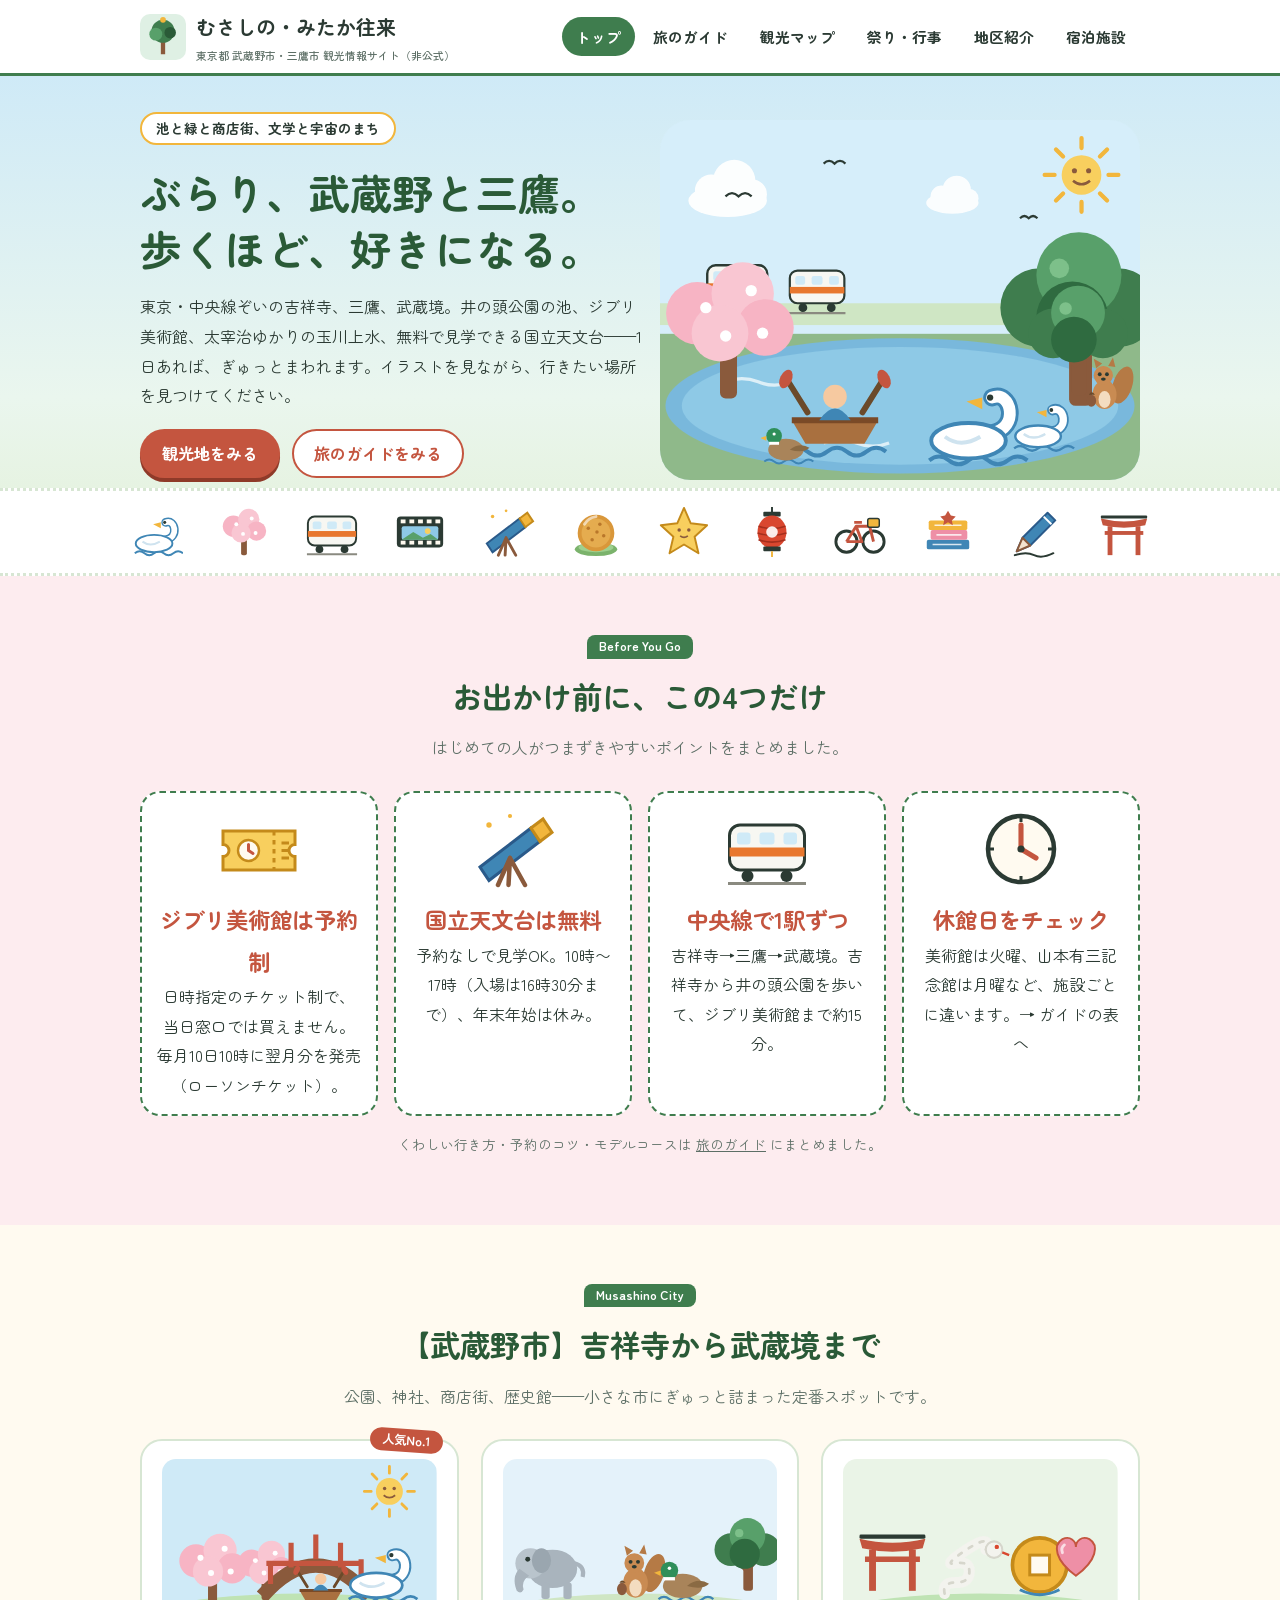
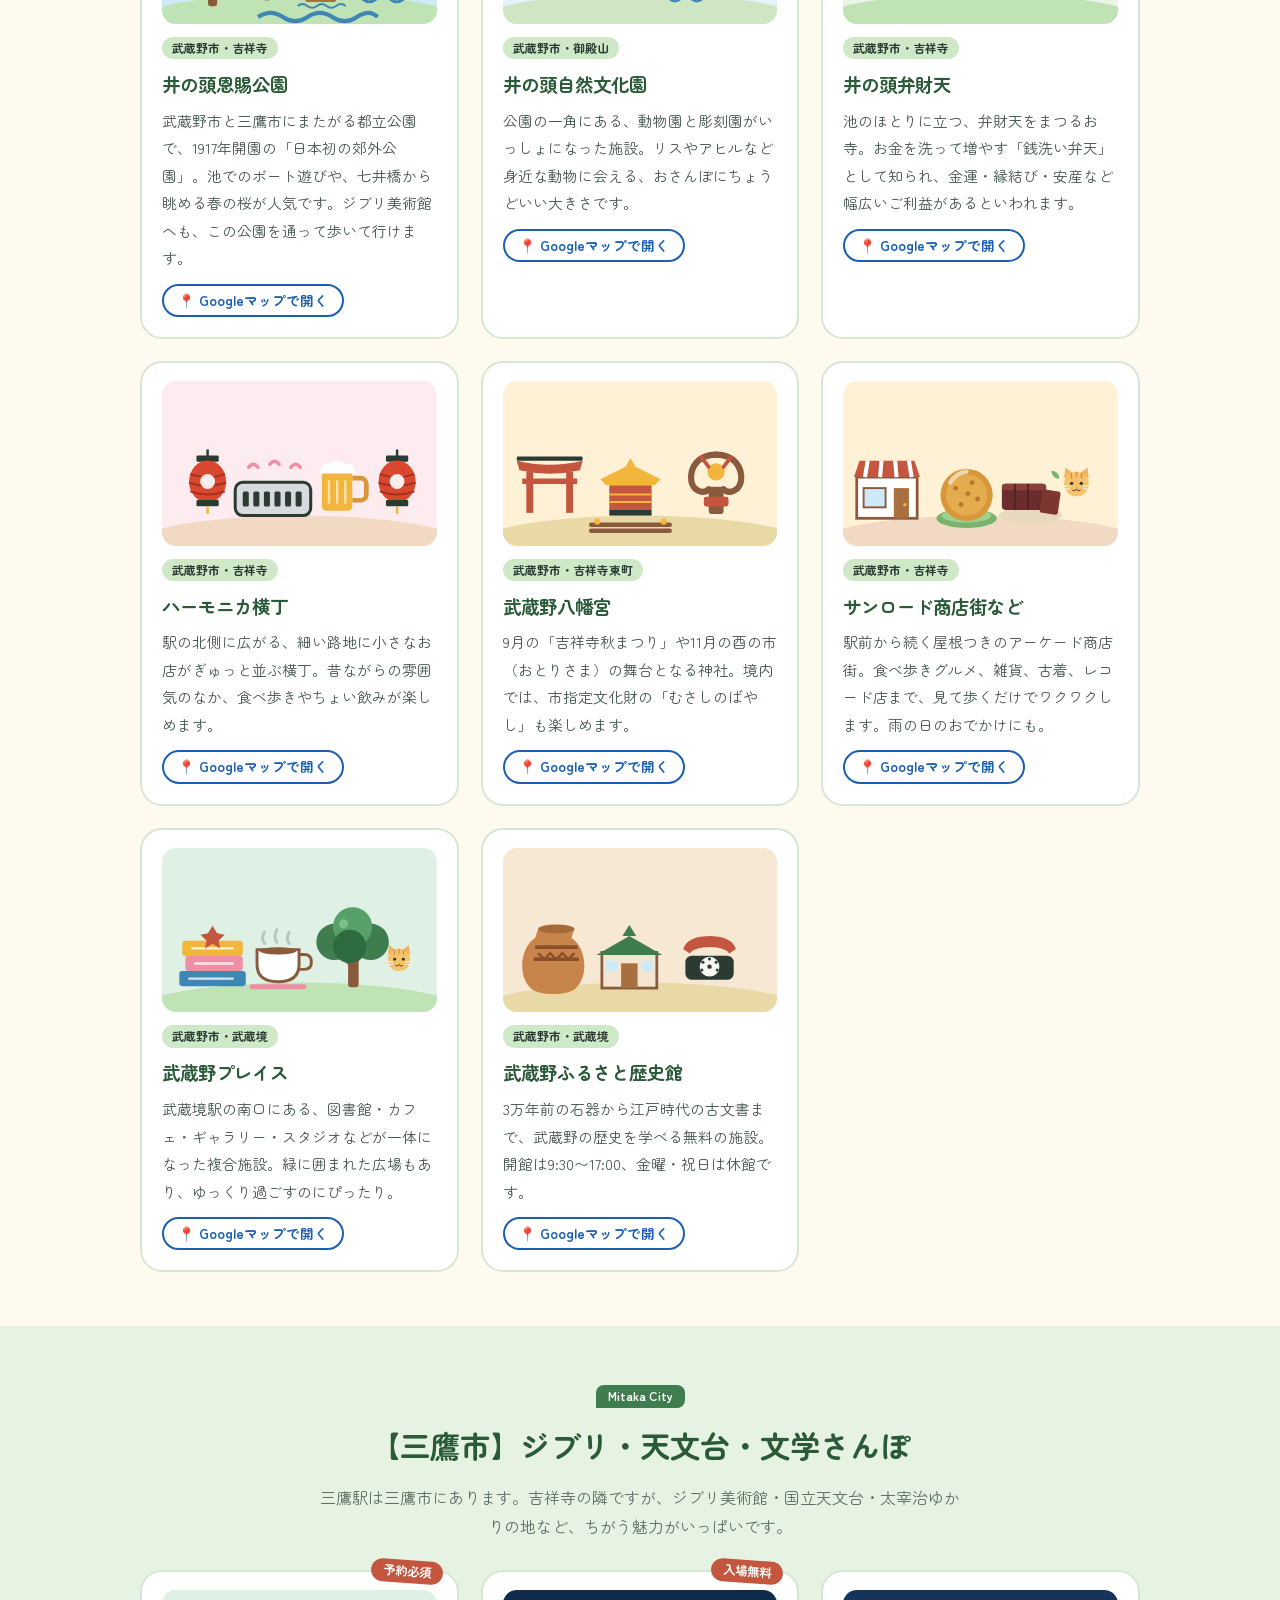
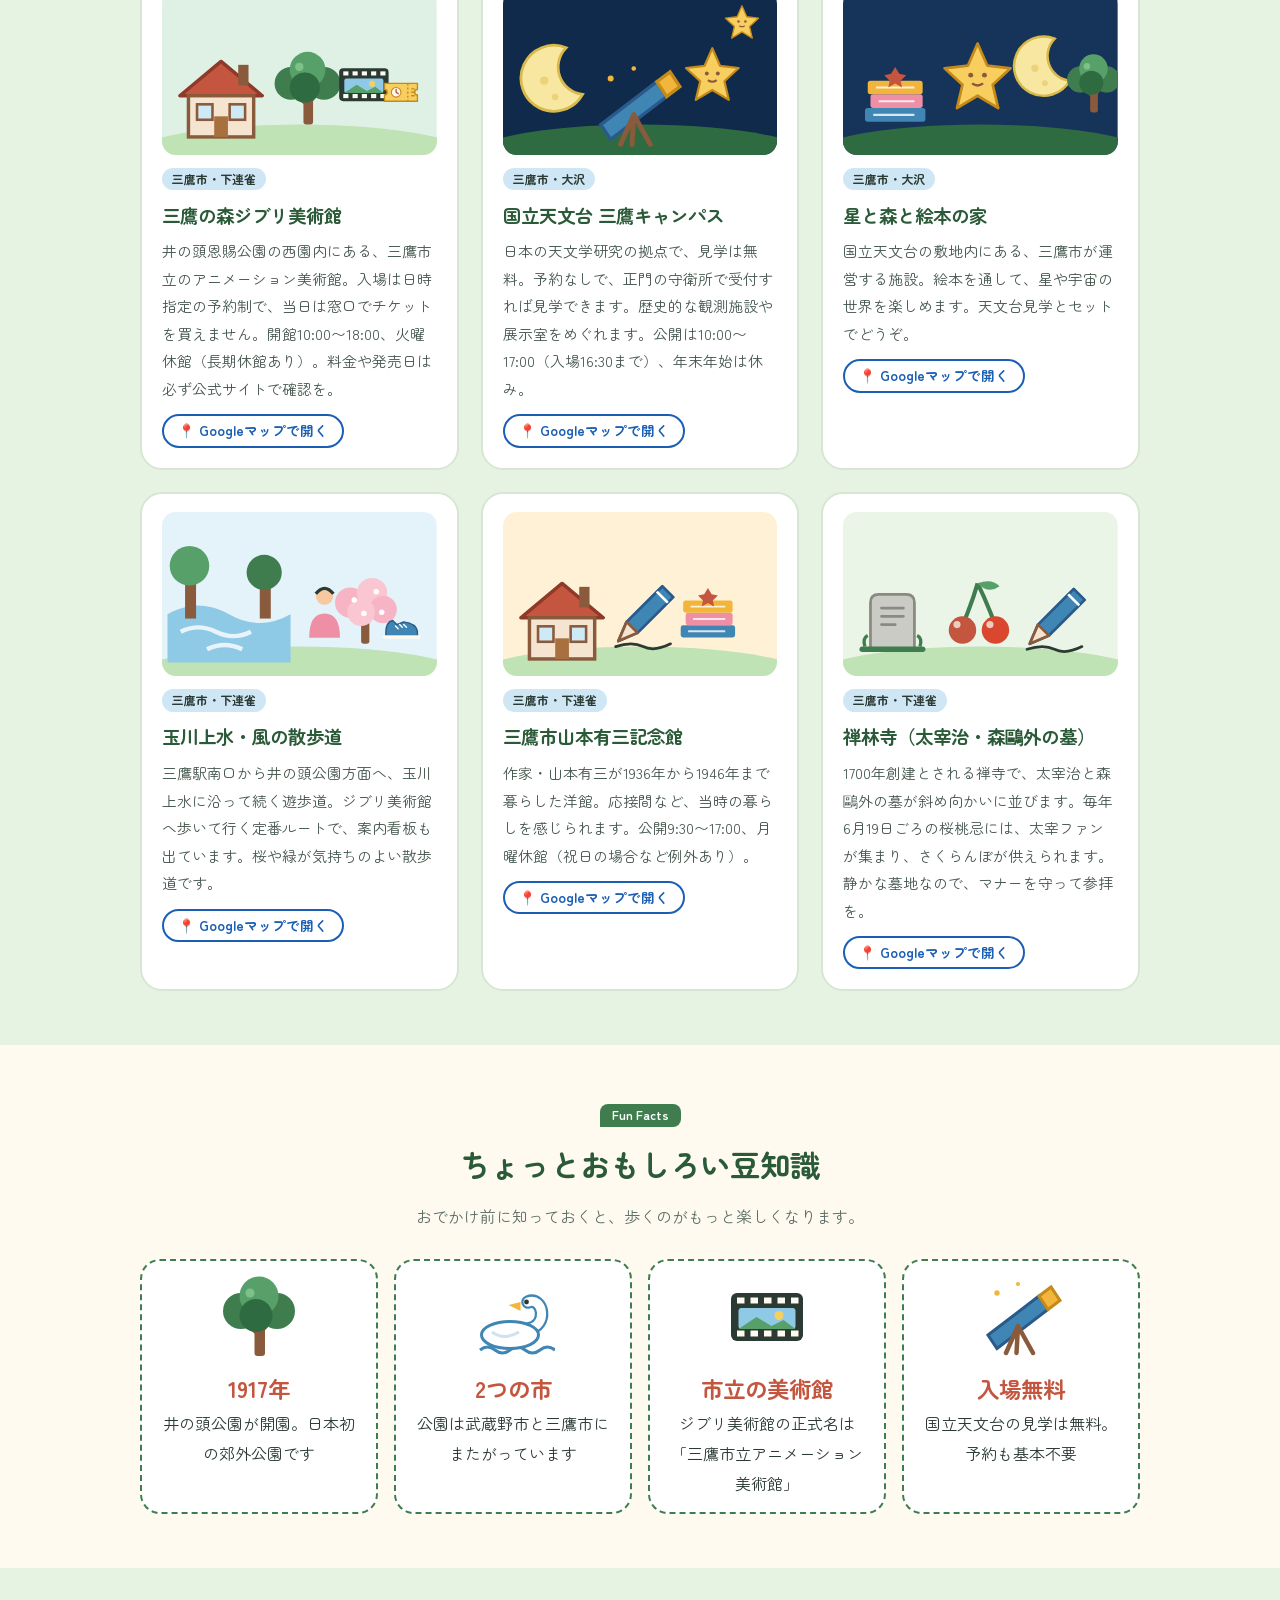
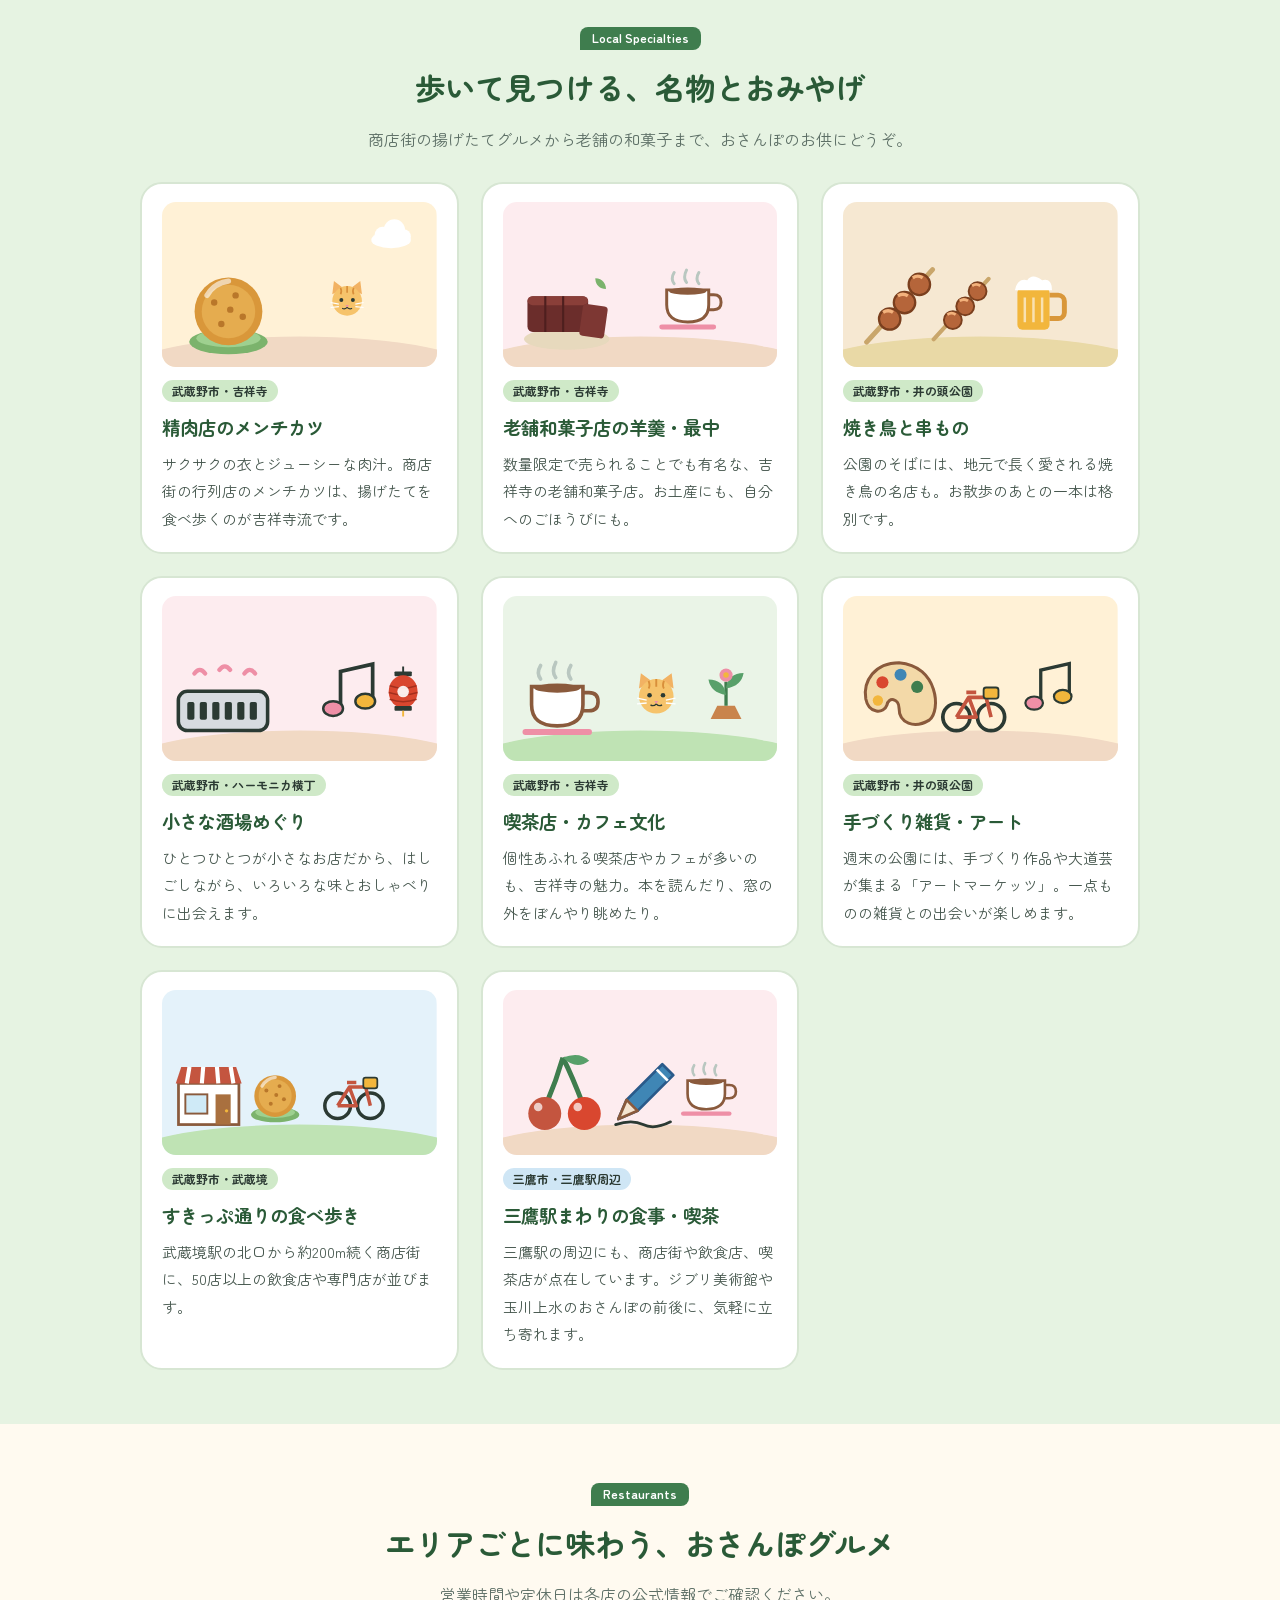
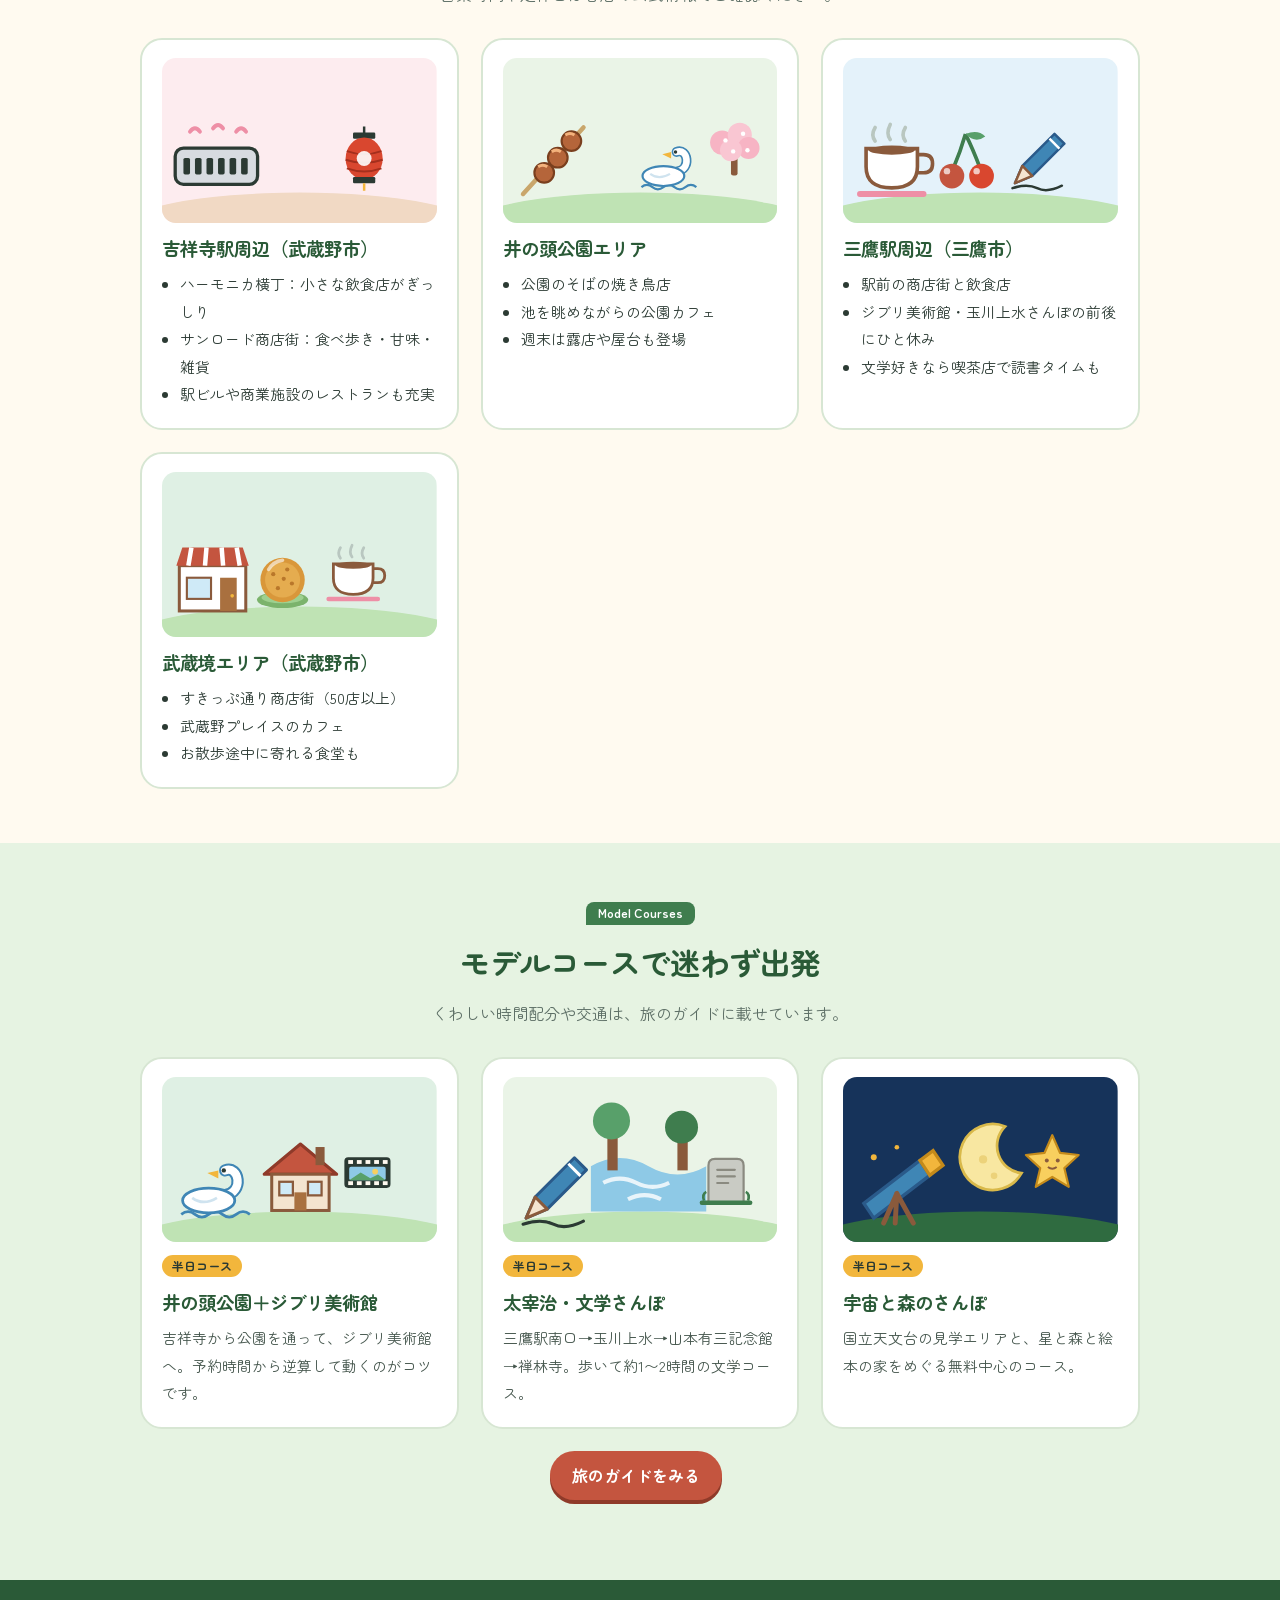
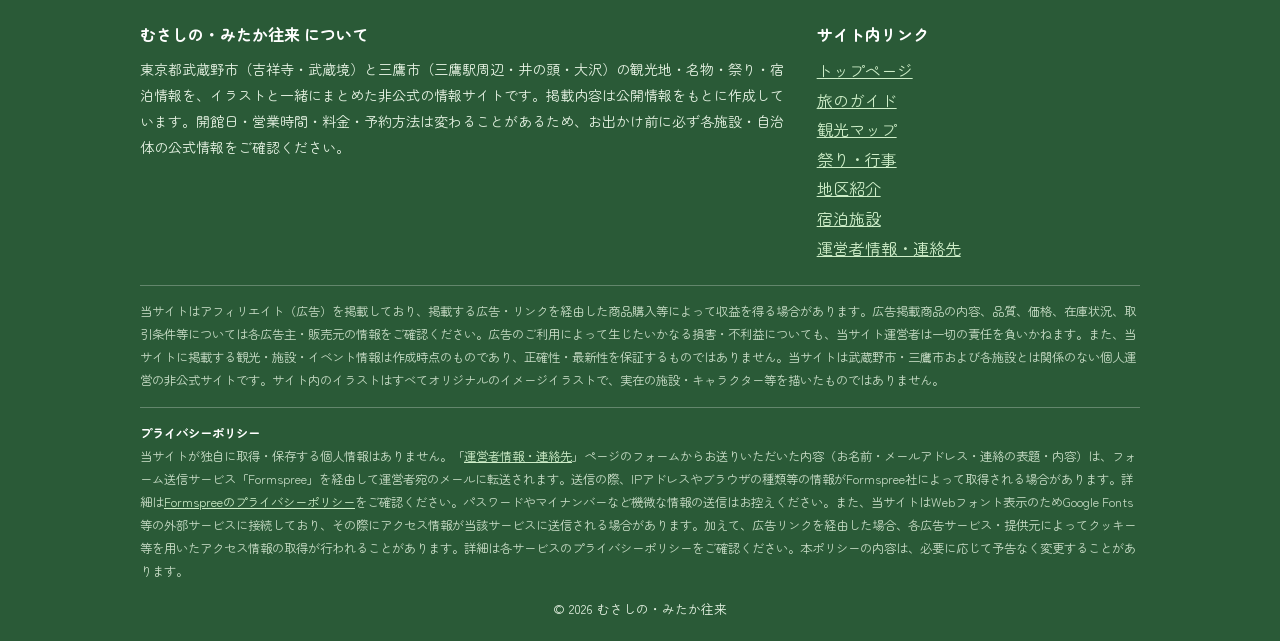
<file: index.html>
<!DOCTYPE html>
<html lang="ja">
<head>
<meta charset="UTF-8">
<meta name="viewport" content="width=device-width, initial-scale=1.0">
<title>むさしの・みたか往来｜東京都 武蔵野市・三鷹市 観光・名物・グルメ案内</title>
<meta name="description" content="東京都武蔵野市（吉祥寺・武蔵境）と三鷹市（三鷹駅周辺・井の頭・大沢）の観光地・名物・グルメ・祭り・宿泊情報を、イラストと一緒にご紹介する非公式サイト。井の頭公園、ジブリ美術館、国立天文台、太宰治ゆかりの地などのモデルコースやアクセスもまとめました。">
<link rel="icon" type="image/svg+xml" href="favicon.svg">
<link rel="preconnect" href="https://fonts.googleapis.com">
<link rel="preconnect" href="https://fonts.gstatic.com" crossorigin>
<link href="https://fonts.googleapis.com/css2?family=Zen+Maru+Gothic:wght@400;500;700&display=swap" rel="stylesheet">
<link rel="stylesheet" href="style.css">
</head>
<body>
<header class="site-header">
<div class="wrap">
<a class="brand" href="index.html">
<svg class="brand-icon" viewBox="0 0 64 64" aria-hidden="true"><rect width="64" height="64" rx="14" fill="#dff0e4"/><rect x="29" y="34" width="6" height="22" fill="#8a5a3c"/><circle cx="32" cy="24" r="16" fill="#3f7d4e"/><circle cx="22" cy="28" r="9" fill="#58a06a"/><circle cx="42" cy="26" r="8" fill="#2a5a37"/><circle cx="32" cy="8" r="4" fill="#f2b63c"/></svg>
<span>むさしの・みたか往来<span class="brand-sub">東京都 武蔵野市・三鷹市 観光情報サイト（非公式）</span></span>
</a>
<nav class="main-nav"><a href="index.html" class="active">トップ</a><a href="guide.html">旅のガイド</a><a href="map.html">観光マップ</a><a href="matsuri.html">祭り・行事</a><a href="areas.html">地区紹介</a><a href="shukuhaku.html">宿泊施設</a></nav>
</div>
</header>
<!-- PR表記（ステマ規制・楽天アフィリエイトの規約対応）：広告が実際に表示されたときだけ出ます -->
<div class="pr-top" id="pr-top" role="note" hidden style="background:#fff;border-bottom:1px solid #e6dfd2;"><p style="max-width:1100px;margin:0 auto;padding:7px 16px;text-align:left;font-size:14px;line-height:1.6;color:#333;font-weight:500;"><b style="display:inline-block;background:#8a3a1d;color:#fff;border-radius:4px;padding:0 8px;margin-right:8px;font-size:12px;line-height:1.7;vertical-align:1px;">PR</b>このページには広告を含みます</p></div>
<script>(function(){var n=document.getElementById("pr-top");if(!n)return;function on(e){if(e.classList.contains("is-empty")||!e.getClientRects().length)return false;var c=getComputedStyle(e);if(c.display==="none"||c.visibility==="hidden")return false;return !!e.querySelector("a[href],iframe,img")}function chk(){var s=document.querySelectorAll("[data-ad-slot],.ad-frame");for(var i=0;i<s.length;i++){if(on(s[i])){n.hidden=false;if(mo)mo.disconnect();return}}}var mo=window.MutationObserver?new MutationObserver(function(){clearTimeout(t);t=setTimeout(chk,100)}):null,t;document.addEventListener("DOMContentLoaded",function(){chk();if(mo)mo.observe(document.body,{subtree:true,childList:true,attributes:true,attributeFilter:["hidden","class","style"]})});window.addEventListener("load",chk)})();</script>

<section class="hero">
<div class="wrap">
<div class="hero-copy">
<span class="eyebrow">池と緑と商店街、文学と宇宙のまち</span>
<h1>ぶらり、武蔵野と三鷹。<br>歩くほど、好きになる。</h1>
<p>東京・中央線ぞいの吉祥寺、三鷹、武蔵境。井の頭公園の池、ジブリ美術館、太宰治ゆかりの玉川上水、無料で見学できる国立天文台——1日あれば、ぎゅっとまわれます。イラストを見ながら、行きたい場所を見つけてください。</p>
<a href="#kanko-m" class="btn">観光地をみる</a>
<a href="guide.html" class="btn btn-outline">旅のガイドをみる</a>
</div>
<div class="hero-art"><svg viewBox="0 0 440 330" xmlns="http://www.w3.org/2000/svg" role="img" aria-label="井の頭公園の池と桜、白鳥ボート、中央線の電車のイラスト"><defs><clipPath id="hc"><rect width="440" height="330" rx="28"/></clipPath></defs><g clip-path="url(#hc)"><rect width="440" height="330" fill="#d6eefa"/>
<g transform="translate(350 14) scale(1.3)"><g stroke="#f2b63c" stroke-width="3" stroke-linecap="round"><path d="M28 2v7M28 47v7M2 28h7M47 28h7M10 10l5 5M41 41l5 5M46 10l-5 5M15 41l-5 5"/></g><circle cx="28" cy="28" r="14" fill="#f8cf5e"/><circle cx="23" cy="25" r="1.8" fill="#8a5a3c"/><circle cx="33" cy="25" r="1.8" fill="#8a5a3c"/><path d="M22 32q6 5 12 0" stroke="#8a5a3c" stroke-width="1.8" fill="none"/></g>
<g transform="translate(20 20) scale(1.5)" opacity=".95"><ellipse cx="28" cy="36" rx="24" ry="10" fill="#fff"/><circle cx="18" cy="30" r="10" fill="#fff"/><circle cx="32" cy="24" r="13" fill="#fff"/><circle cx="43" cy="32" r="9" fill="#fff"/></g>
<g transform="translate(240 40) scale(1.0)" opacity=".9"><ellipse cx="28" cy="36" rx="24" ry="10" fill="#fff"/><circle cx="18" cy="30" r="10" fill="#fff"/><circle cx="32" cy="24" r="13" fill="#fff"/><circle cx="43" cy="32" r="9" fill="#fff"/></g>
<rect y="168" width="440" height="20" fill="#cfe6c4"/>
<g transform="translate(40 120) scale(1.1)"><rect x="3" y="12" width="50" height="30" rx="7" fill="#f7f7f2" stroke="#2b3a33" stroke-width="2"/><rect x="3" y="27" width="50" height="6" fill="#e8772e"/><rect x="8" y="17" width="9" height="8" rx="2" fill="#cfeaf7"/><rect x="23" y="17" width="10" height="8" rx="2" fill="#cfeaf7"/><rect x="39" y="17" width="9" height="8" rx="2" fill="#cfeaf7"/><circle cx="15" cy="46" r="4" fill="#2b3a33"/><circle cx="41" cy="46" r="4" fill="#2b3a33"/><path d="M2 51h52" stroke="#8a8a80" stroke-width="2"/></g>
<g transform="translate(116 126) scale(1.0)"><rect x="3" y="12" width="50" height="30" rx="7" fill="#f7f7f2" stroke="#2b3a33" stroke-width="2"/><rect x="3" y="27" width="50" height="6" fill="#e8772e"/><rect x="8" y="17" width="9" height="8" rx="2" fill="#cfeaf7"/><rect x="23" y="17" width="10" height="8" rx="2" fill="#cfeaf7"/><rect x="39" y="17" width="9" height="8" rx="2" fill="#cfeaf7"/><circle cx="15" cy="46" r="4" fill="#2b3a33"/><circle cx="41" cy="46" r="4" fill="#2b3a33"/><path d="M2 51h52" stroke="#8a8a80" stroke-width="2"/></g>
<rect x="0" y="196" width="440" height="6" fill="#8fb98a"/>
<path d="M0 200 H440 V330 H0z" fill="#8fb98a"/>
<ellipse cx="220" cy="262" rx="215" ry="62" fill="#79b8dc"/>
<ellipse cx="220" cy="262" rx="200" ry="54" fill="#8ec9e6"/>
<path d="M60 240q15-6 30 0t30 0M260 282q15-6 30 0t30 0M150 296q15-6 30 0t30 0" stroke="#fff" stroke-width="3" fill="none" opacity=".7"/>
<g transform="translate(-10 120) scale(2.6)"><g transform="translate(0 0) scale(1.0)"><rect x="25" y="32" width="6" height="20" rx="2" fill="#8a5a3c"/><circle cx="17" cy="22" r="11" fill="#f7b4c4"/><circle cx="33" cy="15" r="11" fill="#f9c6d2"/><circle cx="41" cy="27" r="10" fill="#f7b4c4"/><circle cx="25" cy="29" r="10" fill="#f9c6d2"/><circle cx="20" cy="20" r="2" fill="#fff"/><circle cx="36" cy="14" r="2" fill="#fff"/><circle cx="40" cy="29" r="2" fill="#fff"/><circle cx="27" cy="30" r="2" fill="#fff"/></g></g>
<g transform="translate(300 100) scale(3)"><g transform="translate(0 0) scale(1.0)"><rect x="25" y="30" width="7" height="24" rx="2" fill="#8a5a3c"/><path d="M28 40l-8-8M29 38l8-9" stroke="#8a5a3c" stroke-width="3" fill="none"/><circle cx="16" cy="24" r="12" fill="#3f7d4e"/><circle cx="40" cy="24" r="12" fill="#3f7d4e"/><circle cx="28" cy="14" r="13" fill="#58a06a"/><circle cx="26" cy="27" r="11" fill="#2f6b40"/><circle cx="22" cy="12" r="3" fill="#7dc08a"/></g></g>
<g transform="translate(330 150) scale(1.9)"><g transform="translate(0 0) scale(1.0)"><rect x="25" y="30" width="7" height="24" rx="2" fill="#8a5a3c"/><path d="M28 40l-8-8M29 38l8-9" stroke="#8a5a3c" stroke-width="3" fill="none"/><circle cx="16" cy="24" r="12" fill="#3f7d4e"/><circle cx="40" cy="24" r="12" fill="#3f7d4e"/><circle cx="28" cy="14" r="13" fill="#58a06a"/><circle cx="26" cy="27" r="11" fill="#2f6b40"/><circle cx="22" cy="12" r="3" fill="#7dc08a"/></g></g>
<g transform="translate(110 214) scale(1.8)"><g transform="translate(0 0) scale(1.0)"><path d="M4 50q5-4 10 0t10 0t10 0t10 0t10 0" stroke="#3f86b5" fill="none" stroke-width="2"/><path d="M6 34h44l-7 12H13z" fill="#a9703f"/><path d="M6 34h44" stroke="#7a4a27" stroke-width="3"/><path d="M14 30L4 14M42 30L52 14" stroke="#6b4a2a" stroke-width="3" stroke-linecap="round"/><ellipse cx="3" cy="13" rx="3" ry="5" fill="#c4553f" transform="rotate(25 3 13)"/><ellipse cx="53" cy="13" rx="3" ry="5" fill="#c4553f" transform="rotate(-25 53 13)"/><circle cx="28" cy="22" r="6" fill="#f6c9a0"/><path d="M20 34q8-12 16 0z" fill="#3f86b5"/></g></g>
<g transform="translate(236 222) scale(1.8)"><g transform="translate(0 0) scale(1.0)"><path d="M6 50q5-4 10 0t10 0t10 0t10 0t10 0" stroke="#3f86b5" fill="none" stroke-width="2"/><path d="M38 36C52 34 48 14 38 18" stroke="#3f86b5" stroke-width="9" fill="none" stroke-linecap="round"/><path d="M38 36C52 34 48 14 38 18" stroke="#fff" stroke-width="6" fill="none" stroke-linecap="round"/><ellipse cx="26" cy="40" rx="19" ry="9" fill="#fff" stroke="#3f86b5" stroke-width="2"/><path d="M14 38q8 6 18 0" stroke="#cfe3ef" stroke-width="2" fill="none"/><path d="M33 18l-8 2 8 4z" fill="#f2b63c"/><circle cx="37" cy="18" r="1.6" fill="#2b3a33"/></g></g>
<g transform="translate(318 246) scale(1.1)"><g transform="translate(0 0) scale(1.0)"><path d="M6 50q5-4 10 0t10 0t10 0t10 0t10 0" stroke="#3f86b5" fill="none" stroke-width="2"/><path d="M38 36C52 34 48 14 38 18" stroke="#3f86b5" stroke-width="9" fill="none" stroke-linecap="round"/><path d="M38 36C52 34 48 14 38 18" stroke="#fff" stroke-width="6" fill="none" stroke-linecap="round"/><ellipse cx="26" cy="40" rx="19" ry="9" fill="#fff" stroke="#3f86b5" stroke-width="2"/><path d="M14 38q8 6 18 0" stroke="#cfe3ef" stroke-width="2" fill="none"/><path d="M33 18l-8 2 8 4z" fill="#f2b63c"/><circle cx="37" cy="18" r="1.6" fill="#2b3a33"/></g></g>
<g transform="translate(92 268) scale(.9)"><g transform="translate(0 0) scale(1.0)"><path d="M4 50q5-4 10 0t10 0t10 0t10 0t10 0" stroke="#3f86b5" fill="none" stroke-width="2"/><ellipse cx="26" cy="38" rx="18" ry="11" fill="#a9845a"/><path d="M30 38q10-8 20-2-6 6-20 2z" fill="#8a6a43"/><circle cx="14" cy="24" r="8" fill="#2f8f5a"/><path d="M6 24l-6 2 6 3z" fill="#f2b63c"/><circle cx="14" cy="22" r="1.6" fill="#fff"/><rect x="9" y="30" width="10" height="3" fill="#fff"/></g></g>
<g transform="translate(380 210) scale(1.1)"><g transform="translate(0 0) scale(1.0)"><ellipse cx="40" cy="30" rx="8" ry="16" fill="#b57a45" transform="rotate(18 40 30)"/><ellipse cx="25" cy="38" rx="10" ry="12" fill="#c98b52"/><ellipse cx="25" cy="42" rx="5" ry="7" fill="#f3dcc0"/><circle cx="24" cy="22" r="8" fill="#c98b52"/><path d="M18 16l-2-8 7 4zM28 14l4-7 2 8z" fill="#b57a45"/><circle cx="21" cy="21" r="1.6" fill="#2b3a33"/><circle cx="27" cy="21" r="1.6" fill="#2b3a33"/><ellipse cx="24" cy="25" rx="2" ry="1.4" fill="#2b3a33"/><ellipse cx="14" cy="43" rx="4" ry="5" fill="#8a5a3c"/><path d="M12 38q2-4 5 0z" fill="#6b4a2a"/></g></g>
<path d="M60 70q6-6 12 0q6-6 12 0M150 40q5-5 10 0q5-5 10 0M330 90q4-4 8 0q4-4 8 0" stroke="#2b3a33" stroke-width="2" fill="none"/>
</g></svg></div>
</div>
</section>
<div class="strip" aria-hidden="true"><svg viewBox="0 0 56 56" aria-hidden="true"><path d="M6 50q5-4 10 0t10 0t10 0t10 0t10 0" stroke="#3f86b5" fill="none" stroke-width="2"/><path d="M38 36C52 34 48 14 38 18" stroke="#3f86b5" stroke-width="9" fill="none" stroke-linecap="round"/><path d="M38 36C52 34 48 14 38 18" stroke="#fff" stroke-width="6" fill="none" stroke-linecap="round"/><ellipse cx="26" cy="40" rx="19" ry="9" fill="#fff" stroke="#3f86b5" stroke-width="2"/><path d="M14 38q8 6 18 0" stroke="#cfe3ef" stroke-width="2" fill="none"/><path d="M33 18l-8 2 8 4z" fill="#f2b63c"/><circle cx="37" cy="18" r="1.6" fill="#2b3a33"/></svg><svg viewBox="0 0 56 56" aria-hidden="true"><rect x="25" y="32" width="6" height="20" rx="2" fill="#8a5a3c"/><circle cx="17" cy="22" r="11" fill="#f7b4c4"/><circle cx="33" cy="15" r="11" fill="#f9c6d2"/><circle cx="41" cy="27" r="10" fill="#f7b4c4"/><circle cx="25" cy="29" r="10" fill="#f9c6d2"/><circle cx="20" cy="20" r="2" fill="#fff"/><circle cx="36" cy="14" r="2" fill="#fff"/><circle cx="40" cy="29" r="2" fill="#fff"/><circle cx="27" cy="30" r="2" fill="#fff"/></svg><svg viewBox="0 0 56 56" aria-hidden="true"><rect x="3" y="12" width="50" height="30" rx="7" fill="#f7f7f2" stroke="#2b3a33" stroke-width="2"/><rect x="3" y="27" width="50" height="6" fill="#e8772e"/><rect x="8" y="17" width="9" height="8" rx="2" fill="#cfeaf7"/><rect x="23" y="17" width="10" height="8" rx="2" fill="#cfeaf7"/><rect x="39" y="17" width="9" height="8" rx="2" fill="#cfeaf7"/><circle cx="15" cy="46" r="4" fill="#2b3a33"/><circle cx="41" cy="46" r="4" fill="#2b3a33"/><path d="M2 51h52" stroke="#8a8a80" stroke-width="2"/></svg><svg viewBox="0 0 56 56" aria-hidden="true"><rect x="4" y="12" width="48" height="32" rx="4" fill="#2b3a33"/><g fill="#fffaf0"><rect x="8" y="15" width="5" height="4"/><rect x="17" y="15" width="5" height="4"/><rect x="26" y="15" width="5" height="4"/><rect x="35" y="15" width="5" height="4"/><rect x="44" y="15" width="5" height="4"/><rect x="8" y="37" width="5" height="4"/><rect x="17" y="37" width="5" height="4"/><rect x="26" y="37" width="5" height="4"/><rect x="35" y="37" width="5" height="4"/><rect x="44" y="37" width="5" height="4"/></g><rect x="9" y="22" width="38" height="14" rx="2" fill="#8ec9e6"/><circle cx="36" cy="27" r="3" fill="#f8cf5e"/><path d="M9 36l12-8 10 6 8-4 8 6z" fill="#58a06a"/></svg><svg viewBox="0 0 56 56" aria-hidden="true"><path d="M6 40L40 14l6 9L12 49z" fill="#3f86b5" stroke="#2a5a8a" stroke-width="2"/><path d="M40 14l8-6 6 9-8 6z" fill="#f2b63c" stroke="#c48a1a" stroke-width="2"/><path d="M26 34l-8 18M26 34l10 18M26 34l-1 18" stroke="#8a5a3c" stroke-width="3" stroke-linecap="round"/><circle cx="12" cy="12" r="1.8" fill="#f2b63c"/><circle cx="26" cy="6" r="1.4" fill="#f2b63c"/></svg><svg viewBox="0 0 56 56" aria-hidden="true"><ellipse cx="28" cy="46" rx="22" ry="7" fill="#7bb36c"/><ellipse cx="28" cy="44" rx="18" ry="5" fill="#9ed08f"/><circle cx="28" cy="29" r="19" fill="#d9973a"/><circle cx="28" cy="29" r="15" fill="#e5ac4f"/><g fill="#b9772a"><circle cx="20" cy="24" r="1.8"/><circle cx="32" cy="20" r="1.8"/><circle cx="36" cy="32" r="1.8"/><circle cx="24" cy="36" r="1.8"/><circle cx="29" cy="28" r="1.8"/></g><path d="M16 20q4-7 12-8" stroke="#fff" stroke-width="3" stroke-linecap="round" fill="none" opacity=".6"/></svg><svg viewBox="0 0 56 56" aria-hidden="true"><path d="M28 3l7 16 17 2-13 12 4 17-15-9-15 9 4-17L4 21l17-2z" fill="#f8cf5e" stroke="#c48a1a" stroke-width="2" stroke-linejoin="round"/><circle cx="23" cy="26" r="1.8" fill="#8a5a3c"/><circle cx="33" cy="26" r="1.8" fill="#8a5a3c"/><path d="M24 32q4 3 8 0" stroke="#8a5a3c" stroke-width="1.8" fill="none"/></svg><svg viewBox="0 0 56 56" aria-hidden="true"><path d="M28 2v6" stroke="#2b3a33" stroke-width="2"/><rect x="19" y="7" width="18" height="5" rx="1" fill="#2b3a33"/><ellipse cx="28" cy="28" rx="15" ry="17" fill="#d9472f"/><path d="M14 22q14 5 28 0M13 29q15 5 30 0M14 36q14 5 28 0" stroke="#a52f1d" stroke-width="1.6" fill="none"/><rect x="19" y="43" width="18" height="5" rx="1" fill="#2b3a33"/><path d="M28 48v6" stroke="#f2b63c" stroke-width="2"/><circle cx="28" cy="28" r="6" fill="#fff" opacity=".9"/></svg><svg viewBox="0 0 56 56" aria-hidden="true"><circle cx="14" cy="38" r="11" fill="none" stroke="#2b3a33" stroke-width="3"/><circle cx="42" cy="38" r="11" fill="none" stroke="#2b3a33" stroke-width="3"/><path d="M14 38l10-16h14l4 16M24 22l6 16h-16M22 18h8" stroke="#c4553f" stroke-width="3" fill="none" stroke-linejoin="round"/><rect x="36" y="14" width="12" height="9" rx="2" fill="#f2b63c" stroke="#2b3a33" stroke-width="1.5"/></svg><svg viewBox="0 0 56 56" aria-hidden="true"><rect x="6" y="36" width="44" height="10" rx="2" fill="#3f86b5"/><rect x="10" y="26" width="38" height="10" rx="2" fill="#ee8fa6"/><rect x="8" y="16" width="40" height="10" rx="2" fill="#f2b63c"/><path d="M12 41h30M16 31h26M14 21h28" stroke="#fff" stroke-width="1.6" opacity=".8"/><path d="M28 6l3 5 5 1-4 4 1 5-5-3-5 3 1-5-4-4 5-1z" fill="#c4553f"/></svg><svg viewBox="0 0 56 56" aria-hidden="true"><path d="M8 48L14 34 40 8l8 8-26 26z" fill="#3f86b5" stroke="#2a5a8a" stroke-width="2" stroke-linejoin="round"/><path d="M8 48l6-14 8 8z" fill="#f4e4d0" stroke="#8a5a3c" stroke-width="2" stroke-linejoin="round"/><path d="M36 12l8 8" stroke="#fff" stroke-width="2"/><path d="M6 52q12-4 20 0t20-2" stroke="#2b3a33" stroke-width="2" fill="none" stroke-linecap="round"/></svg><svg viewBox="0 0 56 56" aria-hidden="true"><path d="M4 14q24 6 48 0l-2 7q-22 5-44 0z" fill="#c4553f"/><rect x="11" y="22" width="5" height="30" fill="#c4553f"/><rect x="40" y="22" width="5" height="30" fill="#c4553f"/><rect x="8" y="27" width="40" height="4" fill="#c4553f"/><rect x="4" y="11" width="48" height="3" rx="1" fill="#2b3a33"/></svg></div>
<section class="section pink">
<div class="wrap">
<div class="section-head"><span class="tag">Before You Go</span><h2>お出かけ前に、この4つだけ</h2><p>はじめての人がつまずきやすいポイントをまとめました。</p></div>
<div class="fun"><div><svg viewBox="0 0 56 56" aria-hidden="true"><path d="M4 16h48v9a4 4 0 0 0 0 8v9H4v-9a4 4 0 0 0 0-8z" fill="#f8cf5e" stroke="#c48a1a" stroke-width="2"/><path d="M38 16v26" stroke="#c48a1a" stroke-width="2" stroke-dasharray="3 3"/><circle cx="21" cy="29" r="7" fill="#fffaf0" stroke="#c48a1a" stroke-width="1.6"/><path d="M21 25v4l3 2" stroke="#c4553f" stroke-width="2" fill="none" stroke-linecap="round"/><path d="M43 24h5M43 29h5M43 34h5" stroke="#c48a1a" stroke-width="2"/></svg><b>ジブリ美術館は予約制</b>日時指定のチケット制で、当日窓口では買えません。毎月10日10時に翌月分を発売（ローソンチケット）。</div><div><svg viewBox="0 0 56 56" aria-hidden="true"><path d="M6 40L40 14l6 9L12 49z" fill="#3f86b5" stroke="#2a5a8a" stroke-width="2"/><path d="M40 14l8-6 6 9-8 6z" fill="#f2b63c" stroke="#c48a1a" stroke-width="2"/><path d="M26 34l-8 18M26 34l10 18M26 34l-1 18" stroke="#8a5a3c" stroke-width="3" stroke-linecap="round"/><circle cx="12" cy="12" r="1.8" fill="#f2b63c"/><circle cx="26" cy="6" r="1.4" fill="#f2b63c"/></svg><b>国立天文台は無料</b>予約なしで見学OK。10時〜17時（入場は16時30分まで）、年末年始は休み。</div><div><svg viewBox="0 0 56 56" aria-hidden="true"><rect x="3" y="12" width="50" height="30" rx="7" fill="#f7f7f2" stroke="#2b3a33" stroke-width="2"/><rect x="3" y="27" width="50" height="6" fill="#e8772e"/><rect x="8" y="17" width="9" height="8" rx="2" fill="#cfeaf7"/><rect x="23" y="17" width="10" height="8" rx="2" fill="#cfeaf7"/><rect x="39" y="17" width="9" height="8" rx="2" fill="#cfeaf7"/><circle cx="15" cy="46" r="4" fill="#2b3a33"/><circle cx="41" cy="46" r="4" fill="#2b3a33"/><path d="M2 51h52" stroke="#8a8a80" stroke-width="2"/></svg><b>中央線で1駅ずつ</b>吉祥寺→三鷹→武蔵境。吉祥寺から井の頭公園を歩いて、ジブリ美術館まで約15分。</div><div><svg viewBox="0 0 56 56" aria-hidden="true"><circle cx="28" cy="28" r="22" fill="#fffaf0" stroke="#2b3a33" stroke-width="3"/><path d="M28 12v16l10 6" stroke="#c4553f" stroke-width="3.4" fill="none" stroke-linecap="round"/><circle cx="28" cy="28" r="2.4" fill="#2b3a33"/><path d="M28 7v3M28 46v3M7 28h3M46 28h3" stroke="#2b3a33" stroke-width="2"/></svg><b>休館日をチェック</b>美術館は火曜、山本有三記念館は月曜など、施設ごとに違います。→ ガイドの表へ</div></div><p class="note">くわしい行き方・予約のコツ・モデルコースは <a href="guide.html" style="text-decoration:underline;">旅のガイド</a> にまとめました。</p>
</div>
</section>
<section class="section " id="kanko-m">
<div class="wrap">
<div class="section-head"><span class="tag">Musashino City</span><h2>【武蔵野市】吉祥寺から武蔵境まで</h2><p>公園、神社、商店街、歴史館——小さな市にぎゅっと詰まった定番スポットです。</p></div>
<div class="grid"><div class="card"><span class="badge">人気No.1</span><svg class="icon" viewBox="0 0 200 120" role="img" aria-hidden="true"><rect width="200" height="120" fill="#cfeaf7"/><ellipse cx="100" cy="124" rx="130" ry="26" fill="#bfe3b4"/><g transform="translate(146 4) scale(0.7)"><g stroke="#f2b63c" stroke-width="3" stroke-linecap="round"><path d="M28 2v7M28 47v7M2 28h7M47 28h7M10 10l5 5M41 41l5 5M46 10l-5 5M15 41l-5 5"/></g><circle cx="28" cy="28" r="14" fill="#f8cf5e"/><circle cx="23" cy="25" r="1.8" fill="#8a5a3c"/><circle cx="33" cy="25" r="1.8" fill="#8a5a3c"/><path d="M22 32q6 5 12 0" stroke="#8a5a3c" stroke-width="1.8" fill="none"/></g><g transform="translate(6 50) scale(1.1)"><rect x="25" y="32" width="6" height="20" rx="2" fill="#8a5a3c"/><circle cx="17" cy="22" r="11" fill="#f7b4c4"/><circle cx="33" cy="15" r="11" fill="#f9c6d2"/><circle cx="41" cy="27" r="10" fill="#f7b4c4"/><circle cx="25" cy="29" r="10" fill="#f9c6d2"/><circle cx="20" cy="20" r="2" fill="#fff"/><circle cx="36" cy="14" r="2" fill="#fff"/><circle cx="40" cy="29" r="2" fill="#fff"/><circle cx="27" cy="30" r="2" fill="#fff"/></g><g transform="translate(50 56) scale(0.9)"><rect x="25" y="32" width="6" height="20" rx="2" fill="#8a5a3c"/><circle cx="17" cy="22" r="11" fill="#f7b4c4"/><circle cx="33" cy="15" r="11" fill="#f9c6d2"/><circle cx="41" cy="27" r="10" fill="#f7b4c4"/><circle cx="25" cy="29" r="10" fill="#f9c6d2"/><circle cx="20" cy="20" r="2" fill="#fff"/><circle cx="36" cy="14" r="2" fill="#fff"/><circle cx="40" cy="29" r="2" fill="#fff"/><circle cx="27" cy="30" r="2" fill="#fff"/></g><g transform="translate(70 40) scale(1.5)"><path d="M2 40q26-30 52 0" stroke="#8a5a3c" stroke-width="7" fill="none"/><path d="M6 34v-10M16 26v-12M28 22V10M40 26V14M50 34V22M4 24h46" stroke="#c4553f" stroke-width="2.5" fill="none"/><path d="M0 50q6-4 12 0t12 0t12 0t12 0t10 0" stroke="#3f86b5" fill="none" stroke-width="2"/></g><g transform="translate(130 52) scale(1.0)"><path d="M6 50q5-4 10 0t10 0t10 0t10 0t10 0" stroke="#3f86b5" fill="none" stroke-width="2"/><path d="M38 36C52 34 48 14 38 18" stroke="#3f86b5" stroke-width="9" fill="none" stroke-linecap="round"/><path d="M38 36C52 34 48 14 38 18" stroke="#fff" stroke-width="6" fill="none" stroke-linecap="round"/><ellipse cx="26" cy="40" rx="19" ry="9" fill="#fff" stroke="#3f86b5" stroke-width="2"/><path d="M14 38q8 6 18 0" stroke="#cfe3ef" stroke-width="2" fill="none"/><path d="M33 18l-8 2 8 4z" fill="#f2b63c"/><circle cx="37" cy="18" r="1.6" fill="#2b3a33"/></g><g transform="translate(96 72) scale(0.7)"><path d="M4 50q5-4 10 0t10 0t10 0t10 0t10 0" stroke="#3f86b5" fill="none" stroke-width="2"/><path d="M6 34h44l-7 12H13z" fill="#a9703f"/><path d="M6 34h44" stroke="#7a4a27" stroke-width="3"/><path d="M14 30L4 14M42 30L52 14" stroke="#6b4a2a" stroke-width="3" stroke-linecap="round"/><ellipse cx="3" cy="13" rx="3" ry="5" fill="#c4553f" transform="rotate(25 3 13)"/><ellipse cx="53" cy="13" rx="3" ry="5" fill="#c4553f" transform="rotate(-25 53 13)"/><circle cx="28" cy="22" r="6" fill="#f6c9a0"/><path d="M20 34q8-12 16 0z" fill="#3f86b5"/></g></svg><span class="place m">武蔵野市・吉祥寺</span><h3>井の頭恩賜公園</h3><p>武蔵野市と三鷹市にまたがる都立公園で、1917年開園の「日本初の郊外公園」。池でのボート遊びや、七井橋から眺める春の桜が人気です。ジブリ美術館へも、この公園を通って歩いて行けます。</p><p class="gm-line"><a class="gmap" href="https://www.google.com/maps/search/?api=1&amp;query=%E4%BA%95%E3%81%AE%E9%A0%AD%E6%81%A9%E8%B3%9C%E5%85%AC%E5%9C%92" target="_blank" rel="noopener noreferrer">📍 Googleマップで開く<span class="sr"> （外部サイト・新しいタブで開きます）</span></a></p></div><div class="card"><svg class="icon" viewBox="0 0 200 120" role="img" aria-hidden="true"><rect width="200" height="120" fill="#e4f2fa"/><ellipse cx="100" cy="124" rx="130" ry="26" fill="#cfe6c4"/><g transform="translate(6 50) scale(1.0)"><ellipse cx="30" cy="30" rx="18" ry="14" fill="#a9b4bd"/><circle cx="14" cy="26" r="11" fill="#b9c4cc"/><path d="M6 30q-6 6-2 16 3 3 5-1-2-6 4-10z" fill="#a9b4bd"/><ellipse cx="22" cy="24" rx="7" ry="9" fill="#9aa6af"/><circle cx="12" cy="23" r="1.8" fill="#2b3a33"/><rect x="22" y="40" width="6" height="12" rx="2" fill="#a9b4bd"/><rect x="38" y="40" width="6" height="12" rx="2" fill="#a9b4bd"/><path d="M46 26q8 2 6 10" stroke="#a9b4bd" stroke-width="3" fill="none"/></g><g transform="translate(74 56) scale(0.9)"><ellipse cx="40" cy="30" rx="8" ry="16" fill="#b57a45" transform="rotate(18 40 30)"/><ellipse cx="25" cy="38" rx="10" ry="12" fill="#c98b52"/><ellipse cx="25" cy="42" rx="5" ry="7" fill="#f3dcc0"/><circle cx="24" cy="22" r="8" fill="#c98b52"/><path d="M18 16l-2-8 7 4zM28 14l4-7 2 8z" fill="#b57a45"/><circle cx="21" cy="21" r="1.6" fill="#2b3a33"/><circle cx="27" cy="21" r="1.6" fill="#2b3a33"/><ellipse cx="24" cy="25" rx="2" ry="1.4" fill="#2b3a33"/><ellipse cx="14" cy="43" rx="4" ry="5" fill="#8a5a3c"/><path d="M12 38q2-4 5 0z" fill="#6b4a2a"/></g><g transform="translate(110 62) scale(0.8)"><path d="M4 50q5-4 10 0t10 0t10 0t10 0t10 0" stroke="#3f86b5" fill="none" stroke-width="2"/><ellipse cx="26" cy="38" rx="18" ry="11" fill="#a9845a"/><path d="M30 38q10-8 20-2-6 6-20 2z" fill="#8a6a43"/><circle cx="14" cy="24" r="8" fill="#2f8f5a"/><path d="M6 24l-6 2 6 3z" fill="#f2b63c"/><circle cx="14" cy="22" r="1.6" fill="#fff"/><rect x="9" y="30" width="10" height="3" fill="#fff"/></g><g transform="translate(150 42) scale(1.0)"><rect x="25" y="30" width="7" height="24" rx="2" fill="#8a5a3c"/><path d="M28 40l-8-8M29 38l8-9" stroke="#8a5a3c" stroke-width="3" fill="none"/><circle cx="16" cy="24" r="12" fill="#3f7d4e"/><circle cx="40" cy="24" r="12" fill="#3f7d4e"/><circle cx="28" cy="14" r="13" fill="#58a06a"/><circle cx="26" cy="27" r="11" fill="#2f6b40"/><circle cx="22" cy="12" r="3" fill="#7dc08a"/></g></svg><span class="place m">武蔵野市・御殿山</span><h3>井の頭自然文化園</h3><p>公園の一角にある、動物園と彫刻園がいっしょになった施設。リスやアヒルなど身近な動物に会える、おさんぽにちょうどいい大きさです。</p><p class="gm-line"><a class="gmap" href="https://www.google.com/maps/search/?api=1&amp;query=%E4%BA%95%E3%81%AE%E9%A0%AD%E8%87%AA%E7%84%B6%E6%96%87%E5%8C%96%E5%9C%92%20%E6%9D%B1%E4%BA%AC%E9%83%BD%E6%AD%A6%E8%94%B5%E9%87%8E%E5%B8%82%E5%BE%A1%E6%AE%BF%E5%B1%B11-17-6" target="_blank" rel="noopener noreferrer">📍 Googleマップで開く<span class="sr"> （外部サイト・新しいタブで開きます）</span></a></p></div><div class="card"><svg class="icon" viewBox="0 0 200 120" role="img" aria-hidden="true"><rect width="200" height="120" fill="#eaf4e7"/><ellipse cx="100" cy="124" rx="130" ry="26" fill="#bfe3b4"/><g transform="translate(8 44) scale(1.0)"><path d="M4 14q24 6 48 0l-2 7q-22 5-44 0z" fill="#c4553f"/><rect x="11" y="22" width="5" height="30" fill="#c4553f"/><rect x="40" y="22" width="5" height="30" fill="#c4553f"/><rect x="8" y="27" width="40" height="4" fill="#c4553f"/><rect x="4" y="11" width="48" height="3" rx="1" fill="#2b3a33"/></g><g transform="translate(66 52) scale(1.0)"><path d="M8 46q-2-8 8-8t10-8-10-6 8-10 14 0" stroke="#f3f3ee" stroke-width="8" fill="none" stroke-linecap="round"/><path d="M8 46q-2-8 8-8t10-8-10-6 8-10 14 0" stroke="#d6d6cc" stroke-width="2" fill="none" stroke-linecap="round" stroke-dasharray="3 6"/><circle cx="44" cy="14" r="6" fill="#f3f3ee" stroke="#d6d6cc" stroke-width="1.5"/><circle cx="46" cy="12" r="1.6" fill="#d9472f"/><path d="M50 16l5 2" stroke="#d9472f" stroke-width="1.6"/></g><g transform="translate(118 52) scale(0.9)"><circle cx="28" cy="28" r="22" fill="#f2b63c" stroke="#c48a1a" stroke-width="3"/><rect x="20" y="20" width="16" height="16" fill="#fffaf0" stroke="#c48a1a" stroke-width="2.4"/><path d="M12 48q16 8 32 0" stroke="#3f86b5" stroke-width="2.4" fill="none"/></g><g transform="translate(150 50) scale(0.7)"><path d="M28 50C6 34 4 18 14 12c8-4 14 2 14 8 0-6 6-12 14-8 10 6 8 22-14 38z" fill="#ee8fa6" stroke="#c4553f" stroke-width="2"/><path d="M16 18q-4 3-2 8" stroke="#fff" stroke-width="3" stroke-linecap="round" fill="none" opacity=".7"/></g></svg><span class="place m">武蔵野市・吉祥寺</span><h3>井の頭弁財天</h3><p>池のほとりに立つ、弁財天をまつるお寺。お金を洗って増やす「銭洗い弁天」として知られ、金運・縁結び・安産など幅広いご利益があるといわれます。</p><p class="gm-line"><a class="gmap" href="https://www.google.com/maps/search/?api=1&amp;query=%E4%BA%95%E3%81%AE%E9%A0%AD%E5%BC%81%E8%B2%A1%E5%A4%A9" target="_blank" rel="noopener noreferrer">📍 Googleマップで開く<span class="sr"> （外部サイト・新しいタブで開きます）</span></a></p></div><div class="card"><svg class="icon" viewBox="0 0 200 120" role="img" aria-hidden="true"><rect width="200" height="120" fill="#fdecef"/><ellipse cx="100" cy="124" rx="130" ry="26" fill="#f1d9c4"/><g transform="translate(8 48) scale(0.9)"><path d="M28 2v6" stroke="#2b3a33" stroke-width="2"/><rect x="19" y="7" width="18" height="5" rx="1" fill="#2b3a33"/><ellipse cx="28" cy="28" rx="15" ry="17" fill="#d9472f"/><path d="M14 22q14 5 28 0M13 29q15 5 30 0M14 36q14 5 28 0" stroke="#a52f1d" stroke-width="1.6" fill="none"/><rect x="19" y="43" width="18" height="5" rx="1" fill="#2b3a33"/><path d="M28 48v6" stroke="#f2b63c" stroke-width="2"/><circle cx="28" cy="28" r="6" fill="#fff" opacity=".9"/></g><g transform="translate(50 54) scale(1.1)"><rect x="3" y="18" width="50" height="22" rx="5" fill="#d7dbe0" stroke="#2b3a33" stroke-width="2"/><g fill="#2b3a33"><rect x="8" y="24" width="4" height="10" rx="1"/><rect x="15" y="24" width="4" height="10" rx="1"/><rect x="22" y="24" width="4" height="10" rx="1"/><rect x="29" y="24" width="4" height="10" rx="1"/><rect x="36" y="24" width="4" height="10" rx="1"/><rect x="43" y="24" width="4" height="10" rx="1"/></g><path d="M12 8q3-4 6 0M26 6q3-4 6 0M40 8q3-4 6 0" stroke="#ee8fa6" stroke-width="2.4" fill="none" stroke-linecap="round"/></g><g transform="translate(108 52) scale(0.85)"><rect x="10" y="16" width="26" height="34" rx="4" fill="#f2b63c"/><path d="M36 22h7a5 5 0 0 1 5 5v9a5 5 0 0 1-5 5h-7" stroke="#d9973a" stroke-width="4" fill="none"/><path d="M8 18q2-10 10-8 4-6 12 0 8-2 8 8z" fill="#fff"/><path d="M16 24v20M23 24v20M30 24v20" stroke="#fff" stroke-width="2" opacity=".6"/></g><g transform="translate(146 48) scale(0.9)"><path d="M28 2v6" stroke="#2b3a33" stroke-width="2"/><rect x="19" y="7" width="18" height="5" rx="1" fill="#2b3a33"/><ellipse cx="28" cy="28" rx="15" ry="17" fill="#d9472f"/><path d="M14 22q14 5 28 0M13 29q15 5 30 0M14 36q14 5 28 0" stroke="#a52f1d" stroke-width="1.6" fill="none"/><rect x="19" y="43" width="18" height="5" rx="1" fill="#2b3a33"/><path d="M28 48v6" stroke="#f2b63c" stroke-width="2"/><circle cx="28" cy="28" r="6" fill="#fff" opacity=".9"/></g></svg><span class="place m">武蔵野市・吉祥寺</span><h3>ハーモニカ横丁</h3><p>駅の北側に広がる、細い路地に小さなお店がぎゅっと並ぶ横丁。昔ながらの雰囲気のなか、食べ歩きやちょい飲みが楽しめます。</p><p class="gm-line"><a class="gmap" href="https://www.google.com/maps/search/?api=1&amp;query=%E3%83%8F%E3%83%BC%E3%83%A2%E3%83%8B%E3%82%AB%E6%A8%AA%E4%B8%81%20%E5%90%89%E7%A5%A5%E5%AF%BA" target="_blank" rel="noopener noreferrer">📍 Googleマップで開く<span class="sr"> （外部サイト・新しいタブで開きます）</span></a></p></div><div class="card"><svg class="icon" viewBox="0 0 200 120" role="img" aria-hidden="true"><rect width="200" height="120" fill="#fff1d6"/><ellipse cx="100" cy="124" rx="130" ry="26" fill="#e9d9a6"/><g transform="translate(6 44) scale(1.0)"><path d="M4 14q24 6 48 0l-2 7q-22 5-44 0z" fill="#c4553f"/><rect x="11" y="22" width="5" height="30" fill="#c4553f"/><rect x="40" y="22" width="5" height="30" fill="#c4553f"/><rect x="8" y="27" width="40" height="4" fill="#c4553f"/><rect x="4" y="11" width="48" height="3" rx="1" fill="#2b3a33"/></g><g transform="translate(62 54) scale(1.1)"><path d="M28 2l3 5h-6z" fill="#f2b63c"/><path d="M8 16L28 6l20 10-4 4H12z" fill="#f2b63c"/><rect x="14" y="20" width="28" height="16" fill="#c4553f"/><rect x="14" y="36" width="28" height="4" fill="#2b3a33"/><path d="M14 26h28M14 31h28" stroke="#f2b63c" stroke-width="1.4"/><path d="M2 46h52M2 50h52" stroke="#8a5a3c" stroke-width="3" stroke-linecap="round"/><circle cx="6" cy="44" r="2" fill="#f2b63c"/><circle cx="50" cy="44" r="2" fill="#f2b63c"/></g><g transform="translate(130 50) scale(0.9)"><path d="M28 4c14 0 22 10 20 22-2 8-10 10-14 6" stroke="#8a5a3c" stroke-width="5" fill="none" stroke-linecap="round"/><path d="M28 4c-14 0-22 10-20 22 2 8 10 10 14 6" stroke="#8a5a3c" stroke-width="5" fill="none" stroke-linecap="round"/><rect x="22" y="30" width="12" height="22" rx="2" fill="#8a5a3c"/><circle cx="28" cy="18" r="7" fill="#f2b63c"/><path d="M22 14l-6-8M34 14l6-8" stroke="#c4553f" stroke-width="3" stroke-linecap="round"/><rect x="18" y="38" width="20" height="8" rx="2" fill="#c4553f"/></g></svg><span class="place m">武蔵野市・吉祥寺東町</span><h3>武蔵野八幡宮</h3><p>9月の「吉祥寺秋まつり」や11月の酉の市（おとりさま）の舞台となる神社。境内では、市指定文化財の「むさしのばやし」も楽しめます。</p><p class="gm-line"><a class="gmap" href="https://www.google.com/maps/search/?api=1&amp;query=%E6%AD%A6%E8%94%B5%E9%87%8E%E5%85%AB%E5%B9%A1%E5%AE%AE%20%E5%90%89%E7%A5%A5%E5%AF%BA" target="_blank" rel="noopener noreferrer">📍 Googleマップで開く<span class="sr"> （外部サイト・新しいタブで開きます）</span></a></p></div><div class="card"><svg class="icon" viewBox="0 0 200 120" role="img" aria-hidden="true"><rect width="200" height="120" fill="#fff1d6"/><ellipse cx="100" cy="124" rx="130" ry="26" fill="#f1d9c4"/><g transform="translate(4 48) scale(1.0)"><rect x="6" y="22" width="44" height="30" fill="#fff" stroke="#8a5a3c" stroke-width="2"/><path d="M4 22l4-12h40l4 12z" fill="#c4553f"/><path d="M14 10l-2 12M24 10l-1 12M34 10l1 12M44 10l2 12" stroke="#fff" stroke-width="3"/><rect x="11" y="30" width="16" height="14" fill="#cfeaf7" stroke="#8a5a3c" stroke-width="1.4"/><rect x="33" y="30" width="11" height="22" fill="#a9703f"/><circle cx="41" cy="42" r="1.2" fill="#f2b63c"/></g><g transform="translate(62 54) scale(1.0)"><ellipse cx="28" cy="46" rx="22" ry="7" fill="#7bb36c"/><ellipse cx="28" cy="44" rx="18" ry="5" fill="#9ed08f"/><circle cx="28" cy="29" r="19" fill="#d9973a"/><circle cx="28" cy="29" r="15" fill="#e5ac4f"/><g fill="#b9772a"><circle cx="20" cy="24" r="1.8"/><circle cx="32" cy="20" r="1.8"/><circle cx="36" cy="32" r="1.8"/><circle cx="24" cy="36" r="1.8"/><circle cx="29" cy="28" r="1.8"/></g><path d="M16 20q4-7 12-8" stroke="#fff" stroke-width="3" stroke-linecap="round" fill="none" opacity=".6"/></g><g transform="translate(110 54) scale(0.95)"><ellipse cx="28" cy="46" rx="24" ry="6" fill="#e7d9bd"/><rect x="6" y="22" width="34" height="20" rx="3" fill="#6b2d2b"/><rect x="6" y="22" width="34" height="5" rx="3" fill="#8a3f39"/><rect x="36" y="27" width="14" height="18" rx="2" fill="#7d3733" transform="rotate(8 43 36)"/><path d="M16 22v20M26 22v20" stroke="#4e1f1e" stroke-width="1.2"/><path d="M44 12c4 0 6 3 6 6-4 0-6-3-6-6z" fill="#7bb36c"/></g><g transform="translate(156 60) scale(0.5)"><path d="M10 22L12 6l12 9zM46 22L44 6 32 15z" fill="#f2b263"/><circle cx="28" cy="30" r="18" fill="#f6c36b"/><path d="M20 14q2 5 0 8M28 12v8M36 14q-2 5 0 8" stroke="#d98f3a" stroke-width="2" fill="none"/><circle cx="21" cy="29" r="2.4" fill="#2b3a33"/><circle cx="35" cy="29" r="2.4" fill="#2b3a33"/><path d="M26 35h4l-2 3z" fill="#ee8fa6"/><path d="M28 38q-3 3-6 1M28 38q3 3 6 1" stroke="#2b3a33" stroke-width="1.4" fill="none"/><path d="M8 32l10 2M8 38l10-1M48 32l-10 2M48 38l-10-1" stroke="#fff" stroke-width="1.4"/></g></svg><span class="place m">武蔵野市・吉祥寺</span><h3>サンロード商店街など</h3><p>駅前から続く屋根つきのアーケード商店街。食べ歩きグルメ、雑貨、古着、レコード店まで、見て歩くだけでワクワクします。雨の日のおでかけにも。</p><p class="gm-line"><a class="gmap" href="https://www.google.com/maps/search/?api=1&amp;query=%E5%90%89%E7%A5%A5%E5%AF%BA%E3%82%B5%E3%83%B3%E3%83%AD%E3%83%BC%E3%83%89%E5%95%86%E5%BA%97%E8%A1%97" target="_blank" rel="noopener noreferrer">📍 Googleマップで開く<span class="sr"> （外部サイト・新しいタブで開きます）</span></a></p></div><div class="card"><svg class="icon" viewBox="0 0 200 120" role="img" aria-hidden="true"><rect width="200" height="120" fill="#dff0e4"/><ellipse cx="100" cy="124" rx="130" ry="26" fill="#bfe3b4"/><g transform="translate(6 50) scale(1.1)"><rect x="6" y="36" width="44" height="10" rx="2" fill="#3f86b5"/><rect x="10" y="26" width="38" height="10" rx="2" fill="#ee8fa6"/><rect x="8" y="16" width="40" height="10" rx="2" fill="#f2b63c"/><path d="M12 41h30M16 31h26M14 21h28" stroke="#fff" stroke-width="1.6" opacity=".8"/><path d="M28 6l3 5 5 1-4 4 1 5-5-3-5 3 1-5-4-4 5-1z" fill="#c4553f"/></g><g transform="translate(62 56) scale(0.9)"><path d="M14 6q-3 5 0 9M24 4q-3 6 0 10M34 6q-3 5 0 9" stroke="#b9c7c0" stroke-width="2.4" fill="none" stroke-linecap="round"/><path d="M8 20h34v12q0 14-17 14T8 32z" fill="#fff" stroke="#8a5a3c" stroke-width="2.4"/><path d="M42 24h4q6 0 6 6t-6 6h-5" stroke="#8a5a3c" stroke-width="2.4" fill="none"/><ellipse cx="25" cy="21" rx="15" ry="3" fill="#8a5a3c"/><path d="M4 50h42" stroke="#ee8fa6" stroke-width="4" stroke-linecap="round"/></g><g transform="translate(108 42) scale(1.1)"><rect x="25" y="30" width="7" height="24" rx="2" fill="#8a5a3c"/><path d="M28 40l-8-8M29 38l8-9" stroke="#8a5a3c" stroke-width="3" fill="none"/><circle cx="16" cy="24" r="12" fill="#3f7d4e"/><circle cx="40" cy="24" r="12" fill="#3f7d4e"/><circle cx="28" cy="14" r="13" fill="#58a06a"/><circle cx="26" cy="27" r="11" fill="#2f6b40"/><circle cx="22" cy="12" r="3" fill="#7dc08a"/></g><g transform="translate(160 68) scale(0.45)"><path d="M10 22L12 6l12 9zM46 22L44 6 32 15z" fill="#f2b263"/><circle cx="28" cy="30" r="18" fill="#f6c36b"/><path d="M20 14q2 5 0 8M28 12v8M36 14q-2 5 0 8" stroke="#d98f3a" stroke-width="2" fill="none"/><circle cx="21" cy="29" r="2.4" fill="#2b3a33"/><circle cx="35" cy="29" r="2.4" fill="#2b3a33"/><path d="M26 35h4l-2 3z" fill="#ee8fa6"/><path d="M28 38q-3 3-6 1M28 38q3 3 6 1" stroke="#2b3a33" stroke-width="1.4" fill="none"/><path d="M8 32l10 2M8 38l10-1M48 32l-10 2M48 38l-10-1" stroke="#fff" stroke-width="1.4"/></g></svg><span class="place m">武蔵野市・武蔵境</span><h3>武蔵野プレイス</h3><p>武蔵境駅の南口にある、図書館・カフェ・ギャラリー・スタジオなどが一体になった複合施設。緑に囲まれた広場もあり、ゆっくり過ごすのにぴったり。</p><p class="gm-line"><a class="gmap" href="https://www.google.com/maps/search/?api=1&amp;query=%E6%AD%A6%E8%94%B5%E9%87%8E%E3%83%97%E3%83%AC%E3%82%A4%E3%82%B9%20%E6%AD%A6%E8%94%B5%E5%A2%83" target="_blank" rel="noopener noreferrer">📍 Googleマップで開く<span class="sr"> （外部サイト・新しいタブで開きます）</span></a></p></div><div class="card"><svg class="icon" viewBox="0 0 200 120" role="img" aria-hidden="true"><rect width="200" height="120" fill="#f6e8d2"/><ellipse cx="100" cy="124" rx="130" ry="26" fill="#e9d9a6"/><g transform="translate(8 48) scale(1.1)"><path d="M16 10h24l-2 6c10 6 12 26 2 34-6 4-22 4-28 0-10-8-8-28 2-34z" fill="#c9844c"/><path d="M14 22h28M13 30h30" stroke="#8a4f2a" stroke-width="2.4" fill="none"/><path d="M16 26l4 4 4-4 4 4 4-4 4 4 4-4" stroke="#8a4f2a" stroke-width="1.6" fill="none"/><ellipse cx="28" cy="10" rx="12" ry="3" fill="#a66a38"/></g><g transform="translate(64 50) scale(1.0)"><rect x="8" y="26" width="40" height="26" fill="#f4e4d0" stroke="#8a5a3c" stroke-width="2"/><path d="M28 6l-5 8h10zM4 28l24-14 24 14z" fill="#3f7d4e"/><rect x="22" y="34" width="12" height="18" fill="#a9703f"/><rect x="11" y="32" width="8" height="8" fill="#cfeaf7"/><rect x="37" y="32" width="8" height="8" fill="#cfeaf7"/></g><g transform="translate(128 56) scale(0.8)"><rect x="6" y="28" width="44" height="22" rx="6" fill="#2b3a33"/><circle cx="28" cy="38" r="9" fill="#f7f7f2"/><circle cx="28" cy="38" r="2" fill="#2b3a33"/><g fill="#2b3a33"><circle cx="28" cy="31" r="1.4"/><circle cx="34" cy="34" r="1.4"/><circle cx="35" cy="41" r="1.4"/><circle cx="21" cy="41" r="1.4"/><circle cx="22" cy="34" r="1.4"/></g><path d="M4 22q4-12 24-12t24 12l-6 4q-4-6-18-6t-18 6z" fill="#c4553f"/></g></svg><span class="place m">武蔵野市・武蔵境</span><h3>武蔵野ふるさと歴史館</h3><p>3万年前の石器から江戸時代の古文書まで、武蔵野の歴史を学べる無料の施設。開館は9:30〜17:00、金曜・祝日は休館です。</p><p class="gm-line"><a class="gmap" href="https://www.google.com/maps/search/?api=1&amp;query=%E6%AD%A6%E8%94%B5%E9%87%8E%E3%81%B5%E3%82%8B%E3%81%95%E3%81%A8%E6%AD%B4%E5%8F%B2%E9%A4%A8" target="_blank" rel="noopener noreferrer">📍 Googleマップで開く<span class="sr"> （外部サイト・新しいタブで開きます）</span></a></p></div></div>
</div>
</section>
<section class="section alt" id="kanko-t">
<div class="wrap">
<div class="section-head"><span class="tag">Mitaka City</span><h2>【三鷹市】ジブリ・天文台・文学さんぽ</h2><p>三鷹駅は三鷹市にあります。吉祥寺の隣ですが、ジブリ美術館・国立天文台・太宰治ゆかりの地など、ちがう魅力がいっぱいです。</p></div>
<div class="grid"><div class="card"><span class="badge">予約必須</span><svg class="icon" viewBox="0 0 200 120" role="img" aria-hidden="true"><rect width="200" height="120" fill="#dff0e4"/><ellipse cx="100" cy="124" rx="130" ry="26" fill="#bfe3b4"/><g transform="translate(8 42) scale(1.25)"><path d="M4 28L28 8l24 20z" fill="#c4553f" stroke="#8f3a29" stroke-width="2" stroke-linejoin="round"/><rect x="9" y="28" width="38" height="24" fill="#f4e4d0" stroke="#8a5a3c" stroke-width="2"/><rect x="14" y="33" width="9" height="9" fill="#cfeaf7" stroke="#8a5a3c" stroke-width="1.5"/><rect x="33" y="33" width="9" height="9" fill="#cfeaf7" stroke="#8a5a3c" stroke-width="1.5"/><rect x="24" y="40" width="8" height="12" fill="#a9703f"/><rect x="38" y="10" width="6" height="12" fill="#8a5a3c"/></g><g transform="translate(78 44) scale(1.0)"><rect x="25" y="30" width="7" height="24" rx="2" fill="#8a5a3c"/><path d="M28 40l-8-8M29 38l8-9" stroke="#8a5a3c" stroke-width="3" fill="none"/><circle cx="16" cy="24" r="12" fill="#3f7d4e"/><circle cx="40" cy="24" r="12" fill="#3f7d4e"/><circle cx="28" cy="14" r="13" fill="#58a06a"/><circle cx="26" cy="27" r="11" fill="#2f6b40"/><circle cx="22" cy="12" r="3" fill="#7dc08a"/></g><g transform="translate(126 48) scale(0.75)"><rect x="4" y="12" width="48" height="32" rx="4" fill="#2b3a33"/><g fill="#fffaf0"><rect x="8" y="15" width="5" height="4"/><rect x="17" y="15" width="5" height="4"/><rect x="26" y="15" width="5" height="4"/><rect x="35" y="15" width="5" height="4"/><rect x="44" y="15" width="5" height="4"/><rect x="8" y="37" width="5" height="4"/><rect x="17" y="37" width="5" height="4"/><rect x="26" y="37" width="5" height="4"/><rect x="35" y="37" width="5" height="4"/><rect x="44" y="37" width="5" height="4"/></g><rect x="9" y="22" width="38" height="14" rx="2" fill="#8ec9e6"/><circle cx="36" cy="27" r="3" fill="#f8cf5e"/><path d="M9 36l12-8 10 6 8-4 8 6z" fill="#58a06a"/></g><g transform="translate(160 60) scale(0.5)"><path d="M4 16h48v9a4 4 0 0 0 0 8v9H4v-9a4 4 0 0 0 0-8z" fill="#f8cf5e" stroke="#c48a1a" stroke-width="2"/><path d="M38 16v26" stroke="#c48a1a" stroke-width="2" stroke-dasharray="3 3"/><circle cx="21" cy="29" r="7" fill="#fffaf0" stroke="#c48a1a" stroke-width="1.6"/><path d="M21 25v4l3 2" stroke="#c4553f" stroke-width="2" fill="none" stroke-linecap="round"/><path d="M43 24h5M43 29h5M43 34h5" stroke="#c48a1a" stroke-width="2"/></g></svg><span class="place t">三鷹市・下連雀</span><h3>三鷹の森ジブリ美術館</h3><p>井の頭恩賜公園の西園内にある、三鷹市立のアニメーション美術館。入場は日時指定の予約制で、当日は窓口でチケットを買えません。開館10:00〜18:00、火曜休館（長期休館あり）。料金や発売日は必ず公式サイトで確認を。</p><p class="gm-line"><a class="gmap" href="https://www.google.com/maps/search/?api=1&amp;query=%E4%B8%89%E9%B7%B9%E3%81%AE%E6%A3%AE%E3%82%B8%E3%83%96%E3%83%AA%E7%BE%8E%E8%A1%93%E9%A4%A8%20%E6%9D%B1%E4%BA%AC%E9%83%BD%E4%B8%89%E9%B7%B9%E5%B8%82%E4%B8%8B%E9%80%A3%E9%9B%801-1-83" target="_blank" rel="noopener noreferrer">📍 Googleマップで開く<span class="sr"> （外部サイト・新しいタブで開きます）</span></a></p></div><div class="card"><span class="badge">入場無料</span><svg class="icon" viewBox="0 0 200 120" role="img" aria-hidden="true"><rect width="200" height="120" fill="#0f2a4a"/><ellipse cx="100" cy="124" rx="130" ry="26" fill="#2f6b40"/><g transform="translate(8 36) scale(1.0)"><path d="M38 6A24 24 0 1 0 50 40 20 20 0 0 1 38 6z" fill="#f8e7a1" stroke="#d9b94a" stroke-width="2"/><circle cx="22" cy="30" r="3" fill="#ecd27a"/><circle cx="30" cy="42" r="2.4" fill="#ecd27a"/></g><g transform="translate(64 50) scale(1.2)"><path d="M6 40L40 14l6 9L12 49z" fill="#3f86b5" stroke="#2a5a8a" stroke-width="2"/><path d="M40 14l8-6 6 9-8 6z" fill="#f2b63c" stroke="#c48a1a" stroke-width="2"/><path d="M26 34l-8 18M26 34l10 18M26 34l-1 18" stroke="#8a5a3c" stroke-width="3" stroke-linecap="round"/><circle cx="12" cy="12" r="1.8" fill="#f2b63c"/><circle cx="26" cy="6" r="1.4" fill="#f2b63c"/></g><g transform="translate(130 40) scale(0.8)"><path d="M28 3l7 16 17 2-13 12 4 17-15-9-15 9 4-17L4 21l17-2z" fill="#f8cf5e" stroke="#c48a1a" stroke-width="2" stroke-linejoin="round"/><circle cx="23" cy="26" r="1.8" fill="#8a5a3c"/><circle cx="33" cy="26" r="1.8" fill="#8a5a3c"/><path d="M24 32q4 3 8 0" stroke="#8a5a3c" stroke-width="1.8" fill="none"/></g><g transform="translate(160 10) scale(0.5)"><path d="M28 3l7 16 17 2-13 12 4 17-15-9-15 9 4-17L4 21l17-2z" fill="#f8cf5e" stroke="#c48a1a" stroke-width="2" stroke-linejoin="round"/><circle cx="23" cy="26" r="1.8" fill="#8a5a3c"/><circle cx="33" cy="26" r="1.8" fill="#8a5a3c"/><path d="M24 32q4 3 8 0" stroke="#8a5a3c" stroke-width="1.8" fill="none"/></g></svg><span class="place t">三鷹市・大沢</span><h3>国立天文台 三鷹キャンパス</h3><p>日本の天文学研究の拠点で、見学は無料。予約なしで、正門の守衛所で受付すれば見学できます。歴史的な観測施設や展示室をめぐれます。公開は10:00〜17:00（入場16:30まで）、年末年始は休み。</p><p class="gm-line"><a class="gmap" href="https://www.google.com/maps/search/?api=1&amp;query=%E5%9B%BD%E7%AB%8B%E5%A4%A9%E6%96%87%E5%8F%B0%20%E4%B8%89%E9%B7%B9%E3%82%AD%E3%83%A3%E3%83%B3%E3%83%91%E3%82%B9%20%E6%9D%B1%E4%BA%AC%E9%83%BD%E4%B8%89%E9%B7%B9%E5%B8%82%E5%A4%A7%E6%B2%A22-21-1" target="_blank" rel="noopener noreferrer">📍 Googleマップで開く<span class="sr"> （外部サイト・新しいタブで開きます）</span></a></p></div><div class="card"><svg class="icon" viewBox="0 0 200 120" role="img" aria-hidden="true"><rect width="200" height="120" fill="#16335a"/><ellipse cx="100" cy="124" rx="130" ry="26" fill="#2f6b40"/><g transform="translate(10 50) scale(1.0)"><rect x="6" y="36" width="44" height="10" rx="2" fill="#3f86b5"/><rect x="10" y="26" width="38" height="10" rx="2" fill="#ee8fa6"/><rect x="8" y="16" width="40" height="10" rx="2" fill="#f2b63c"/><path d="M12 41h30M16 31h26M14 21h28" stroke="#fff" stroke-width="1.6" opacity=".8"/><path d="M28 6l3 5 5 1-4 4 1 5-5-3-5 3 1-5-4-4 5-1z" fill="#c4553f"/></g><g transform="translate(70 36) scale(1.0)"><path d="M28 3l7 16 17 2-13 12 4 17-15-9-15 9 4-17L4 21l17-2z" fill="#f8cf5e" stroke="#c48a1a" stroke-width="2" stroke-linejoin="round"/><circle cx="23" cy="26" r="1.8" fill="#8a5a3c"/><circle cx="33" cy="26" r="1.8" fill="#8a5a3c"/><path d="M24 32q4 3 8 0" stroke="#8a5a3c" stroke-width="1.8" fill="none"/></g><g transform="translate(120 30) scale(0.9)"><path d="M38 6A24 24 0 1 0 50 40 20 20 0 0 1 38 6z" fill="#f8e7a1" stroke="#d9b94a" stroke-width="2"/><circle cx="22" cy="30" r="3" fill="#ecd27a"/><circle cx="30" cy="42" r="2.4" fill="#ecd27a"/></g><g transform="translate(160 46) scale(0.8)"><rect x="25" y="30" width="7" height="24" rx="2" fill="#8a5a3c"/><path d="M28 40l-8-8M29 38l8-9" stroke="#8a5a3c" stroke-width="3" fill="none"/><circle cx="16" cy="24" r="12" fill="#3f7d4e"/><circle cx="40" cy="24" r="12" fill="#3f7d4e"/><circle cx="28" cy="14" r="13" fill="#58a06a"/><circle cx="26" cy="27" r="11" fill="#2f6b40"/><circle cx="22" cy="12" r="3" fill="#7dc08a"/></g></svg><span class="place t">三鷹市・大沢</span><h3>星と森と絵本の家</h3><p>国立天文台の敷地内にある、三鷹市が運営する施設。絵本を通して、星や宇宙の世界を楽しめます。天文台見学とセットでどうぞ。</p><p class="gm-line"><a class="gmap" href="https://www.google.com/maps/search/?api=1&amp;query=%E6%98%9F%E3%81%A8%E6%A3%AE%E3%81%A8%E7%B5%B5%E6%9C%AC%E3%81%AE%E5%AE%B6%20%E4%B8%89%E9%B7%B9%E5%B8%82" target="_blank" rel="noopener noreferrer">📍 Googleマップで開く<span class="sr"> （外部サイト・新しいタブで開きます）</span></a></p></div><div class="card"><svg class="icon" viewBox="0 0 200 120" role="img" aria-hidden="true"><rect width="200" height="120" fill="#e4f2fa"/><ellipse cx="100" cy="124" rx="130" ry="26" fill="#bfe3b4"/><g transform="translate(4 20) scale(1.6)"><path d="M0 34q14-8 28 0t28 0v22H0z" fill="#8ec9e6"/><path d="M6 42q8-4 16 0t16 0M18 50q8-4 16 0" stroke="#fff" stroke-width="2" fill="none" opacity=".8"/><rect x="8" y="14" width="5" height="22" fill="#8a5a3c"/><circle cx="10" cy="12" r="9" fill="#58a06a"/><rect x="42" y="18" width="5" height="18" fill="#8a5a3c"/><circle cx="44" cy="15" r="8" fill="#3f7d4e"/></g><g transform="translate(96 50) scale(0.8)"><circle cx="28" cy="14" r="8" fill="#f6c9a0"/><path d="M14 52q0-22 14-22t14 22z" fill="#ee8fa6"/><path d="M20 12q8-10 16 0" stroke="#2b3a33" stroke-width="3" fill="none"/></g><g transform="translate(120 44) scale(1.0)"><rect x="25" y="32" width="6" height="20" rx="2" fill="#8a5a3c"/><circle cx="17" cy="22" r="11" fill="#f7b4c4"/><circle cx="33" cy="15" r="11" fill="#f9c6d2"/><circle cx="41" cy="27" r="10" fill="#f7b4c4"/><circle cx="25" cy="29" r="10" fill="#f9c6d2"/><circle cx="20" cy="20" r="2" fill="#fff"/><circle cx="36" cy="14" r="2" fill="#fff"/><circle cx="40" cy="29" r="2" fill="#fff"/><circle cx="27" cy="30" r="2" fill="#fff"/></g><g transform="translate(160 68) scale(0.5)"><path d="M6 40q0-16 10-18l6 6 10-4q18 2 20 14v6H6z" fill="#3f86b5" stroke="#2a5a8a" stroke-width="2" stroke-linejoin="round"/><path d="M4 46h50" stroke="#fffaf0" stroke-width="5" stroke-linecap="round"/><path d="M20 30l4 4M26 28l4 4M32 28l4 4" stroke="#fff" stroke-width="2" stroke-linecap="round"/></g></svg><span class="place t">三鷹市・下連雀</span><h3>玉川上水・風の散歩道</h3><p>三鷹駅南口から井の頭公園方面へ、玉川上水に沿って続く遊歩道。ジブリ美術館へ歩いて行く定番ルートで、案内看板も出ています。桜や緑が気持ちのよい散歩道です。</p><p class="gm-line"><a class="gmap" href="https://www.google.com/maps/search/?api=1&amp;query=%E9%A2%A8%E3%81%AE%E6%95%A3%E6%AD%A9%E9%81%93%20%E7%8E%89%E5%B7%9D%E4%B8%8A%E6%B0%B4%20%E4%B8%89%E9%B7%B9%E9%A7%85%E5%8D%97%E5%8F%A3" target="_blank" rel="noopener noreferrer">📍 Googleマップで開く<span class="sr"> （外部サイト・新しいタブで開きます）</span></a></p></div><div class="card"><svg class="icon" viewBox="0 0 200 120" role="img" aria-hidden="true"><rect width="200" height="120" fill="#fff1d6"/><ellipse cx="100" cy="124" rx="130" ry="26" fill="#bfe3b4"/><g transform="translate(8 42) scale(1.25)"><path d="M4 28L28 8l24 20z" fill="#c4553f" stroke="#8f3a29" stroke-width="2" stroke-linejoin="round"/><rect x="9" y="28" width="38" height="24" fill="#f4e4d0" stroke="#8a5a3c" stroke-width="2"/><rect x="14" y="33" width="9" height="9" fill="#cfeaf7" stroke="#8a5a3c" stroke-width="1.5"/><rect x="33" y="33" width="9" height="9" fill="#cfeaf7" stroke="#8a5a3c" stroke-width="1.5"/><rect x="24" y="40" width="8" height="12" fill="#a9703f"/><rect x="38" y="10" width="6" height="12" fill="#8a5a3c"/></g><g transform="translate(76 46) scale(1.0)"><path d="M8 48L14 34 40 8l8 8-26 26z" fill="#3f86b5" stroke="#2a5a8a" stroke-width="2" stroke-linejoin="round"/><path d="M8 48l6-14 8 8z" fill="#f4e4d0" stroke="#8a5a3c" stroke-width="2" stroke-linejoin="round"/><path d="M36 12l8 8" stroke="#fff" stroke-width="2"/><path d="M6 52q12-4 20 0t20-2" stroke="#2b3a33" stroke-width="2" fill="none" stroke-linecap="round"/></g><g transform="translate(124 50) scale(0.9)"><rect x="6" y="36" width="44" height="10" rx="2" fill="#3f86b5"/><rect x="10" y="26" width="38" height="10" rx="2" fill="#ee8fa6"/><rect x="8" y="16" width="40" height="10" rx="2" fill="#f2b63c"/><path d="M12 41h30M16 31h26M14 21h28" stroke="#fff" stroke-width="1.6" opacity=".8"/><path d="M28 6l3 5 5 1-4 4 1 5-5-3-5 3 1-5-4-4 5-1z" fill="#c4553f"/></g></svg><span class="place t">三鷹市・下連雀</span><h3>三鷹市山本有三記念館</h3><p>作家・山本有三が1936年から1946年まで暮らした洋館。応接間など、当時の暮らしを感じられます。公開9:30〜17:00、月曜休館（祝日の場合など例外あり）。</p><p class="gm-line"><a class="gmap" href="https://www.google.com/maps/search/?api=1&amp;query=%E4%B8%89%E9%B7%B9%E5%B8%82%E5%B1%B1%E6%9C%AC%E6%9C%89%E4%B8%89%E8%A8%98%E5%BF%B5%E9%A4%A8%20%E6%9D%B1%E4%BA%AC%E9%83%BD%E4%B8%89%E9%B7%B9%E5%B8%82%E4%B8%8B%E9%80%A3%E9%9B%802-12-27" target="_blank" rel="noopener noreferrer">📍 Googleマップで開く<span class="sr"> （外部サイト・新しいタブで開きます）</span></a></p></div><div class="card"><svg class="icon" viewBox="0 0 200 120" role="img" aria-hidden="true"><rect width="200" height="120" fill="#eaf4e7"/><ellipse cx="100" cy="124" rx="130" ry="26" fill="#bfe3b4"/><g transform="translate(8 48) scale(1.0)"><path d="M12 52V18q0-6 6-6h20q6 0 6 6v34z" fill="#c9cbc4" stroke="#8a8a80" stroke-width="2"/><path d="M20 22h16M20 28h16M20 34h10" stroke="#8a8a80" stroke-width="2" stroke-linecap="round"/><path d="M6 52h44" stroke="#3f7d4e" stroke-width="4" stroke-linecap="round"/><path d="M8 50q-2-6 2-8M48 50q2-6-2-8" stroke="#3f7d4e" stroke-width="2.4" fill="none"/></g><g transform="translate(70 46) scale(1.0)"><path d="M28 6q-4 14-10 28M28 6q6 12 12 28" stroke="#3f7d4e" stroke-width="3" fill="none"/><path d="M28 6q10-4 16 2-8 6-16-2z" fill="#58a06a"/><circle cx="17" cy="40" r="10" fill="#c4553f"/><circle cx="41" cy="40" r="10" fill="#d9472f"/><circle cx="13" cy="36" r="2.6" fill="#fff" opacity=".7"/><circle cx="37" cy="36" r="2.6" fill="#fff" opacity=".7"/></g><g transform="translate(128 48) scale(1.0)"><path d="M8 48L14 34 40 8l8 8-26 26z" fill="#3f86b5" stroke="#2a5a8a" stroke-width="2" stroke-linejoin="round"/><path d="M8 48l6-14 8 8z" fill="#f4e4d0" stroke="#8a5a3c" stroke-width="2" stroke-linejoin="round"/><path d="M36 12l8 8" stroke="#fff" stroke-width="2"/><path d="M6 52q12-4 20 0t20-2" stroke="#2b3a33" stroke-width="2" fill="none" stroke-linecap="round"/></g></svg><span class="place t">三鷹市・下連雀</span><h3>禅林寺（太宰治・森鷗外の墓）</h3><p>1700年創建とされる禅寺で、太宰治と森鷗外の墓が斜め向かいに並びます。毎年6月19日ごろの桜桃忌には、太宰ファンが集まり、さくらんぼが供えられます。静かな墓地なので、マナーを守って参拝を。</p><p class="gm-line"><a class="gmap" href="https://www.google.com/maps/search/?api=1&amp;query=%E7%A6%85%E6%9E%97%E5%AF%BA%20%E6%9D%B1%E4%BA%AC%E9%83%BD%E4%B8%89%E9%B7%B9%E5%B8%82%E4%B8%8B%E9%80%A3%E9%9B%804-18-20" target="_blank" rel="noopener noreferrer">📍 Googleマップで開く<span class="sr"> （外部サイト・新しいタブで開きます）</span></a></p></div></div>
</div>
</section>
<section class="section ">
<div class="wrap">
<div class="section-head"><span class="tag">Fun Facts</span><h2>ちょっとおもしろい豆知識</h2><p>おでかけ前に知っておくと、歩くのがもっと楽しくなります。</p></div>
<div class="fun"><div><svg viewBox="0 0 56 56" aria-hidden="true"><rect x="25" y="30" width="7" height="24" rx="2" fill="#8a5a3c"/><path d="M28 40l-8-8M29 38l8-9" stroke="#8a5a3c" stroke-width="3" fill="none"/><circle cx="16" cy="24" r="12" fill="#3f7d4e"/><circle cx="40" cy="24" r="12" fill="#3f7d4e"/><circle cx="28" cy="14" r="13" fill="#58a06a"/><circle cx="26" cy="27" r="11" fill="#2f6b40"/><circle cx="22" cy="12" r="3" fill="#7dc08a"/></svg><b>1917年</b>井の頭公園が開園。日本初の郊外公園です</div><div><svg viewBox="0 0 56 56" aria-hidden="true"><path d="M6 50q5-4 10 0t10 0t10 0t10 0t10 0" stroke="#3f86b5" fill="none" stroke-width="2"/><path d="M38 36C52 34 48 14 38 18" stroke="#3f86b5" stroke-width="9" fill="none" stroke-linecap="round"/><path d="M38 36C52 34 48 14 38 18" stroke="#fff" stroke-width="6" fill="none" stroke-linecap="round"/><ellipse cx="26" cy="40" rx="19" ry="9" fill="#fff" stroke="#3f86b5" stroke-width="2"/><path d="M14 38q8 6 18 0" stroke="#cfe3ef" stroke-width="2" fill="none"/><path d="M33 18l-8 2 8 4z" fill="#f2b63c"/><circle cx="37" cy="18" r="1.6" fill="#2b3a33"/></svg><b>2つの市</b>公園は武蔵野市と三鷹市にまたがっています</div><div><svg viewBox="0 0 56 56" aria-hidden="true"><rect x="4" y="12" width="48" height="32" rx="4" fill="#2b3a33"/><g fill="#fffaf0"><rect x="8" y="15" width="5" height="4"/><rect x="17" y="15" width="5" height="4"/><rect x="26" y="15" width="5" height="4"/><rect x="35" y="15" width="5" height="4"/><rect x="44" y="15" width="5" height="4"/><rect x="8" y="37" width="5" height="4"/><rect x="17" y="37" width="5" height="4"/><rect x="26" y="37" width="5" height="4"/><rect x="35" y="37" width="5" height="4"/><rect x="44" y="37" width="5" height="4"/></g><rect x="9" y="22" width="38" height="14" rx="2" fill="#8ec9e6"/><circle cx="36" cy="27" r="3" fill="#f8cf5e"/><path d="M9 36l12-8 10 6 8-4 8 6z" fill="#58a06a"/></svg><b>市立の美術館</b>ジブリ美術館の正式名は「三鷹市立アニメーション美術館」</div><div><svg viewBox="0 0 56 56" aria-hidden="true"><path d="M6 40L40 14l6 9L12 49z" fill="#3f86b5" stroke="#2a5a8a" stroke-width="2"/><path d="M40 14l8-6 6 9-8 6z" fill="#f2b63c" stroke="#c48a1a" stroke-width="2"/><path d="M26 34l-8 18M26 34l10 18M26 34l-1 18" stroke="#8a5a3c" stroke-width="3" stroke-linecap="round"/><circle cx="12" cy="12" r="1.8" fill="#f2b63c"/><circle cx="26" cy="6" r="1.4" fill="#f2b63c"/></svg><b>入場無料</b>国立天文台の見学は無料。予約も基本不要</div></div>
</div>
</section>
<section class="section alt" id="tokusan">
<div class="wrap">
<div class="section-head"><span class="tag">Local Specialties</span><h2>歩いて見つける、名物とおみやげ</h2><p>商店街の揚げたてグルメから老舗の和菓子まで、おさんぽのお供にどうぞ。</p></div>
<div class="grid"><div class="card"><svg class="icon" viewBox="0 0 200 120" role="img" aria-hidden="true"><rect width="200" height="120" fill="#fff1d6"/><ellipse cx="100" cy="124" rx="130" ry="26" fill="#f1d9c4"/><g transform="translate(12 42) scale(1.3)"><ellipse cx="28" cy="46" rx="22" ry="7" fill="#7bb36c"/><ellipse cx="28" cy="44" rx="18" ry="5" fill="#9ed08f"/><circle cx="28" cy="29" r="19" fill="#d9973a"/><circle cx="28" cy="29" r="15" fill="#e5ac4f"/><g fill="#b9772a"><circle cx="20" cy="24" r="1.8"/><circle cx="32" cy="20" r="1.8"/><circle cx="36" cy="32" r="1.8"/><circle cx="24" cy="36" r="1.8"/><circle cx="29" cy="28" r="1.8"/></g><path d="M16 20q4-7 12-8" stroke="#fff" stroke-width="3" stroke-linecap="round" fill="none" opacity=".6"/></g><g transform="translate(118 54) scale(0.6)"><path d="M10 22L12 6l12 9zM46 22L44 6 32 15z" fill="#f2b263"/><circle cx="28" cy="30" r="18" fill="#f6c36b"/><path d="M20 14q2 5 0 8M28 12v8M36 14q-2 5 0 8" stroke="#d98f3a" stroke-width="2" fill="none"/><circle cx="21" cy="29" r="2.4" fill="#2b3a33"/><circle cx="35" cy="29" r="2.4" fill="#2b3a33"/><path d="M26 35h4l-2 3z" fill="#ee8fa6"/><path d="M28 38q-3 3-6 1M28 38q3 3 6 1" stroke="#2b3a33" stroke-width="1.4" fill="none"/><path d="M8 32l10 2M8 38l10-1M48 32l-10 2M48 38l-10-1" stroke="#fff" stroke-width="1.4"/></g><g transform="translate(150 6) scale(0.6)"><ellipse cx="28" cy="36" rx="24" ry="10" fill="#fff"/><circle cx="18" cy="30" r="10" fill="#fff"/><circle cx="32" cy="24" r="13" fill="#fff"/><circle cx="43" cy="32" r="9" fill="#fff"/></g></svg><span class="place m">武蔵野市・吉祥寺</span><h3>精肉店のメンチカツ</h3><p>サクサクの衣とジューシーな肉汁。商店街の行列店のメンチカツは、揚げたてを食べ歩くのが吉祥寺流です。</p></div><div class="card"><svg class="icon" viewBox="0 0 200 120" role="img" aria-hidden="true"><rect width="200" height="120" fill="#fdecef"/><ellipse cx="100" cy="124" rx="130" ry="26" fill="#f1d9c4"/><g transform="translate(10 40) scale(1.3)"><ellipse cx="28" cy="46" rx="24" ry="6" fill="#e7d9bd"/><rect x="6" y="22" width="34" height="20" rx="3" fill="#6b2d2b"/><rect x="6" y="22" width="34" height="5" rx="3" fill="#8a3f39"/><rect x="36" y="27" width="14" height="18" rx="2" fill="#7d3733" transform="rotate(8 43 36)"/><path d="M16 22v20M26 22v20" stroke="#4e1f1e" stroke-width="1.2"/><path d="M44 12c4 0 6 3 6 6-4 0-6-3-6-6z" fill="#7bb36c"/></g><g transform="translate(112 46) scale(0.9)"><path d="M14 6q-3 5 0 9M24 4q-3 6 0 10M34 6q-3 5 0 9" stroke="#b9c7c0" stroke-width="2.4" fill="none" stroke-linecap="round"/><path d="M8 20h34v12q0 14-17 14T8 32z" fill="#fff" stroke="#8a5a3c" stroke-width="2.4"/><path d="M42 24h4q6 0 6 6t-6 6h-5" stroke="#8a5a3c" stroke-width="2.4" fill="none"/><ellipse cx="25" cy="21" rx="15" ry="3" fill="#8a5a3c"/><path d="M4 50h42" stroke="#ee8fa6" stroke-width="4" stroke-linecap="round"/></g></svg><span class="place m">武蔵野市・吉祥寺</span><h3>老舗和菓子店の羊羹・最中</h3><p>数量限定で売られることでも有名な、吉祥寺の老舗和菓子店。お土産にも、自分へのごほうびにも。</p></div><div class="card"><svg class="icon" viewBox="0 0 200 120" role="img" aria-hidden="true"><rect width="200" height="120" fill="#f6e8d2"/><ellipse cx="100" cy="124" rx="130" ry="26" fill="#e9d9a6"/><g transform="translate(10 42) scale(1.2)"><path d="M6 50L46 6" stroke="#c9a66b" stroke-width="3" stroke-linecap="round"/><g fill="#b5653a" stroke="#7a3f1e" stroke-width="1.4"><circle cx="38" cy="15" r="6.5"/><circle cx="29" cy="26" r="6.5"/><circle cx="20" cy="36" r="6.5"/></g><path d="M34 11q3-2 6 0M25 22q3-2 6 0M16 32q3-2 6 0" stroke="#f3b27c" stroke-width="2" fill="none"/></g><g transform="translate(60 50) scale(1.0)"><path d="M6 50L46 6" stroke="#c9a66b" stroke-width="3" stroke-linecap="round"/><g fill="#b5653a" stroke="#7a3f1e" stroke-width="1.4"><circle cx="38" cy="15" r="6.5"/><circle cx="29" cy="26" r="6.5"/><circle cx="20" cy="36" r="6.5"/></g><path d="M34 11q3-2 6 0M25 22q3-2 6 0M16 32q3-2 6 0" stroke="#f3b27c" stroke-width="2" fill="none"/></g><g transform="translate(118 48) scale(0.9)"><rect x="10" y="16" width="26" height="34" rx="4" fill="#f2b63c"/><path d="M36 22h7a5 5 0 0 1 5 5v9a5 5 0 0 1-5 5h-7" stroke="#d9973a" stroke-width="4" fill="none"/><path d="M8 18q2-10 10-8 4-6 12 0 8-2 8 8z" fill="#fff"/><path d="M16 24v20M23 24v20M30 24v20" stroke="#fff" stroke-width="2" opacity=".6"/></g></svg><span class="place m">武蔵野市・井の頭公園</span><h3>焼き鳥と串もの</h3><p>公園のそばには、地元で長く愛される焼き鳥の名店も。お散歩のあとの一本は格別です。</p></div><div class="card"><svg class="icon" viewBox="0 0 200 120" role="img" aria-hidden="true"><rect width="200" height="120" fill="#fdecef"/><ellipse cx="100" cy="124" rx="130" ry="26" fill="#f1d9c4"/><g transform="translate(8 46) scale(1.3)"><rect x="3" y="18" width="50" height="22" rx="5" fill="#d7dbe0" stroke="#2b3a33" stroke-width="2"/><g fill="#2b3a33"><rect x="8" y="24" width="4" height="10" rx="1"/><rect x="15" y="24" width="4" height="10" rx="1"/><rect x="22" y="24" width="4" height="10" rx="1"/><rect x="29" y="24" width="4" height="10" rx="1"/><rect x="36" y="24" width="4" height="10" rx="1"/><rect x="43" y="24" width="4" height="10" rx="1"/></g><path d="M12 8q3-4 6 0M26 6q3-4 6 0M40 8q3-4 6 0" stroke="#ee8fa6" stroke-width="2.4" fill="none" stroke-linecap="round"/></g><g transform="translate(112 46) scale(0.9)"><path d="M20 38V10l26-6v28" stroke="#2b3a33" stroke-width="3" fill="none"/><ellipse cx="14" cy="40" rx="8" ry="6" fill="#ee8fa6" stroke="#2b3a33" stroke-width="2"/><ellipse cx="40" cy="34" rx="8" ry="6" fill="#f2b63c" stroke="#2b3a33" stroke-width="2"/></g><g transform="translate(156 50) scale(0.7)"><path d="M28 2v6" stroke="#2b3a33" stroke-width="2"/><rect x="19" y="7" width="18" height="5" rx="1" fill="#2b3a33"/><ellipse cx="28" cy="28" rx="15" ry="17" fill="#d9472f"/><path d="M14 22q14 5 28 0M13 29q15 5 30 0M14 36q14 5 28 0" stroke="#a52f1d" stroke-width="1.6" fill="none"/><rect x="19" y="43" width="18" height="5" rx="1" fill="#2b3a33"/><path d="M28 48v6" stroke="#f2b63c" stroke-width="2"/><circle cx="28" cy="28" r="6" fill="#fff" opacity=".9"/></g></svg><span class="place m">武蔵野市・ハーモニカ横丁</span><h3>小さな酒場めぐり</h3><p>ひとつひとつが小さなお店だから、はしごしながら、いろいろな味とおしゃべりに出会えます。</p></div><div class="card"><svg class="icon" viewBox="0 0 200 120" role="img" aria-hidden="true"><rect width="200" height="120" fill="#eaf4e7"/><ellipse cx="100" cy="124" rx="130" ry="26" fill="#bfe3b4"/><g transform="translate(12 44) scale(1.1)"><path d="M14 6q-3 5 0 9M24 4q-3 6 0 10M34 6q-3 5 0 9" stroke="#b9c7c0" stroke-width="2.4" fill="none" stroke-linecap="round"/><path d="M8 20h34v12q0 14-17 14T8 32z" fill="#fff" stroke="#8a5a3c" stroke-width="2.4"/><path d="M42 24h4q6 0 6 6t-6 6h-5" stroke="#8a5a3c" stroke-width="2.4" fill="none"/><ellipse cx="25" cy="21" rx="15" ry="3" fill="#8a5a3c"/><path d="M4 50h42" stroke="#ee8fa6" stroke-width="4" stroke-linecap="round"/></g><g transform="translate(92 52) scale(0.7)"><path d="M10 22L12 6l12 9zM46 22L44 6 32 15z" fill="#f2b263"/><circle cx="28" cy="30" r="18" fill="#f6c36b"/><path d="M20 14q2 5 0 8M28 12v8M36 14q-2 5 0 8" stroke="#d98f3a" stroke-width="2" fill="none"/><circle cx="21" cy="29" r="2.4" fill="#2b3a33"/><circle cx="35" cy="29" r="2.4" fill="#2b3a33"/><path d="M26 35h4l-2 3z" fill="#ee8fa6"/><path d="M28 38q-3 3-6 1M28 38q3 3 6 1" stroke="#2b3a33" stroke-width="1.4" fill="none"/><path d="M8 32l10 2M8 38l10-1M48 32l-10 2M48 38l-10-1" stroke="#fff" stroke-width="1.4"/></g><g transform="translate(140 48) scale(0.8)"><path d="M20 40l-6 12h28l-6-12z" fill="#c9844c"/><path d="M28 40V18" stroke="#3f7d4e" stroke-width="3"/><path d="M28 30q-14-2-16-14 14 0 16 14zM28 24q14-2 16-14-14 0-16 14z" fill="#58a06a"/><circle cx="28" cy="12" r="6" fill="#ee8fa6"/><circle cx="28" cy="12" r="2.5" fill="#f2b63c"/></g></svg><span class="place m">武蔵野市・吉祥寺</span><h3>喫茶店・カフェ文化</h3><p>個性あふれる喫茶店やカフェが多いのも、吉祥寺の魅力。本を読んだり、窓の外をぼんやり眺めたり。</p></div><div class="card"><svg class="icon" viewBox="0 0 200 120" role="img" aria-hidden="true"><rect width="200" height="120" fill="#fff1d6"/><ellipse cx="100" cy="124" rx="130" ry="26" fill="#f1d9c4"/><g transform="translate(10 42) scale(1.1)"><path d="M28 6C12 6 4 18 6 30c2 10 12 10 14 4 1-6 8-4 8 2 0 10 10 14 20 8 8-6 6-36-20-38z" fill="#f3d9a8" stroke="#8a5a3c" stroke-width="2"/><circle cx="17" cy="19" r="4" fill="#d9472f"/><circle cx="29" cy="14" r="4" fill="#3f86b5"/><circle cx="40" cy="22" r="4" fill="#3f7d4e"/><circle cx="14" cy="31" r="3.4" fill="#f2b63c"/></g><g transform="translate(70 54) scale(0.9)"><circle cx="14" cy="38" r="11" fill="none" stroke="#2b3a33" stroke-width="3"/><circle cx="42" cy="38" r="11" fill="none" stroke="#2b3a33" stroke-width="3"/><path d="M14 38l10-16h14l4 16M24 22l6 16h-16M22 18h8" stroke="#c4553f" stroke-width="3" fill="none" stroke-linejoin="round"/><rect x="36" y="14" width="12" height="9" rx="2" fill="#f2b63c" stroke="#2b3a33" stroke-width="1.5"/></g><g transform="translate(128 46) scale(0.8)"><path d="M20 38V10l26-6v28" stroke="#2b3a33" stroke-width="3" fill="none"/><ellipse cx="14" cy="40" rx="8" ry="6" fill="#ee8fa6" stroke="#2b3a33" stroke-width="2"/><ellipse cx="40" cy="34" rx="8" ry="6" fill="#f2b63c" stroke="#2b3a33" stroke-width="2"/></g></svg><span class="place m">武蔵野市・井の頭公園</span><h3>手づくり雑貨・アート</h3><p>週末の公園には、手づくり作品や大道芸が集まる「アートマーケッツ」。一点ものの雑貨との出会いが楽しめます。</p></div><div class="card"><svg class="icon" viewBox="0 0 200 120" role="img" aria-hidden="true"><rect width="200" height="120" fill="#e4f2fa"/><ellipse cx="100" cy="124" rx="130" ry="26" fill="#bfe3b4"/><g transform="translate(6 46) scale(1.0)"><rect x="6" y="22" width="44" height="30" fill="#fff" stroke="#8a5a3c" stroke-width="2"/><path d="M4 22l4-12h40l4 12z" fill="#c4553f"/><path d="M14 10l-2 12M24 10l-1 12M34 10l1 12M44 10l2 12" stroke="#fff" stroke-width="3"/><rect x="11" y="30" width="16" height="14" fill="#cfeaf7" stroke="#8a5a3c" stroke-width="1.4"/><rect x="33" y="30" width="11" height="22" fill="#a9703f"/><circle cx="41" cy="42" r="1.2" fill="#f2b63c"/></g><g transform="translate(60 54) scale(0.8)"><ellipse cx="28" cy="46" rx="22" ry="7" fill="#7bb36c"/><ellipse cx="28" cy="44" rx="18" ry="5" fill="#9ed08f"/><circle cx="28" cy="29" r="19" fill="#d9973a"/><circle cx="28" cy="29" r="15" fill="#e5ac4f"/><g fill="#b9772a"><circle cx="20" cy="24" r="1.8"/><circle cx="32" cy="20" r="1.8"/><circle cx="36" cy="32" r="1.8"/><circle cx="24" cy="36" r="1.8"/><circle cx="29" cy="28" r="1.8"/></g><path d="M16 20q4-7 12-8" stroke="#fff" stroke-width="3" stroke-linecap="round" fill="none" opacity=".6"/></g><g transform="translate(116 52) scale(0.85)"><circle cx="14" cy="38" r="11" fill="none" stroke="#2b3a33" stroke-width="3"/><circle cx="42" cy="38" r="11" fill="none" stroke="#2b3a33" stroke-width="3"/><path d="M14 38l10-16h14l4 16M24 22l6 16h-16M22 18h8" stroke="#c4553f" stroke-width="3" fill="none" stroke-linejoin="round"/><rect x="36" y="14" width="12" height="9" rx="2" fill="#f2b63c" stroke="#2b3a33" stroke-width="1.5"/></g></svg><span class="place m">武蔵野市・武蔵境</span><h3>すきっぷ通りの食べ歩き</h3><p>武蔵境駅の北口から約200m続く商店街に、50店以上の飲食店や専門店が並びます。</p></div><div class="card"><svg class="icon" viewBox="0 0 200 120" role="img" aria-hidden="true"><rect width="200" height="120" fill="#fdecef"/><ellipse cx="100" cy="124" rx="130" ry="26" fill="#f1d9c4"/><g transform="translate(10 42) scale(1.2)"><path d="M28 6q-4 14-10 28M28 6q6 12 12 28" stroke="#3f7d4e" stroke-width="3" fill="none"/><path d="M28 6q10-4 16 2-8 6-16-2z" fill="#58a06a"/><circle cx="17" cy="40" r="10" fill="#c4553f"/><circle cx="41" cy="40" r="10" fill="#d9472f"/><circle cx="13" cy="36" r="2.6" fill="#fff" opacity=".7"/><circle cx="37" cy="36" r="2.6" fill="#fff" opacity=".7"/></g><g transform="translate(76 46) scale(1.0)"><path d="M8 48L14 34 40 8l8 8-26 26z" fill="#3f86b5" stroke="#2a5a8a" stroke-width="2" stroke-linejoin="round"/><path d="M8 48l6-14 8 8z" fill="#f4e4d0" stroke="#8a5a3c" stroke-width="2" stroke-linejoin="round"/><path d="M36 12l8 8" stroke="#fff" stroke-width="2"/><path d="M6 52q12-4 20 0t20-2" stroke="#2b3a33" stroke-width="2" fill="none" stroke-linecap="round"/></g><g transform="translate(128 50) scale(0.8)"><path d="M14 6q-3 5 0 9M24 4q-3 6 0 10M34 6q-3 5 0 9" stroke="#b9c7c0" stroke-width="2.4" fill="none" stroke-linecap="round"/><path d="M8 20h34v12q0 14-17 14T8 32z" fill="#fff" stroke="#8a5a3c" stroke-width="2.4"/><path d="M42 24h4q6 0 6 6t-6 6h-5" stroke="#8a5a3c" stroke-width="2.4" fill="none"/><ellipse cx="25" cy="21" rx="15" ry="3" fill="#8a5a3c"/><path d="M4 50h42" stroke="#ee8fa6" stroke-width="4" stroke-linecap="round"/></g></svg><span class="place t">三鷹市・三鷹駅周辺</span><h3>三鷹駅まわりの食事・喫茶</h3><p>三鷹駅の周辺にも、商店街や飲食店、喫茶店が点在しています。ジブリ美術館や玉川上水のおさんぽの前後に、気軽に立ち寄れます。</p></div></div>
</div>
</section>
<section class="section alt" aria-label="広告" hidden>
<div class="wrap">
<div class="section-head"><span class="tag">PR</span><h2>おすすめ・広告</h2></div>
<div class="ad-row"><div class="ad-slot" data-ad-slot="ad1" hidden>
<span class="ad-label">広告</span>
<div class="ad-body"></div>
</div><div class="ad-slot" data-ad-slot="ad2" hidden>
<span class="ad-label">広告</span>
<div class="ad-body"></div>
</div></div>
</div>
</section>
<section class="section " id="gourmet">
<div class="wrap">
<div class="section-head"><span class="tag">Restaurants</span><h2>エリアごとに味わう、おさんぽグルメ</h2><p>営業時間や定休日は各店の公式情報でご確認ください。</p></div>
<div class="grid"><div class="card"><svg class="icon" viewBox="0 0 200 120" role="img" aria-hidden="true"><rect width="200" height="120" fill="#fdecef"/><ellipse cx="100" cy="124" rx="130" ry="26" fill="#f1d9c4"/><g transform="translate(6 44) scale(1.2)"><rect x="3" y="18" width="50" height="22" rx="5" fill="#d7dbe0" stroke="#2b3a33" stroke-width="2"/><g fill="#2b3a33"><rect x="8" y="24" width="4" height="10" rx="1"/><rect x="15" y="24" width="4" height="10" rx="1"/><rect x="22" y="24" width="4" height="10" rx="1"/><rect x="29" y="24" width="4" height="10" rx="1"/><rect x="36" y="24" width="4" height="10" rx="1"/><rect x="43" y="24" width="4" height="10" rx="1"/></g><path d="M12 8q3-4 6 0M26 6q3-4 6 0M40 8q3-4 6 0" stroke="#ee8fa6" stroke-width="2.4" fill="none" stroke-linecap="round"/></g><g transform="translate(122 48) scale(0.9)"><path d="M28 2v6" stroke="#2b3a33" stroke-width="2"/><rect x="19" y="7" width="18" height="5" rx="1" fill="#2b3a33"/><ellipse cx="28" cy="28" rx="15" ry="17" fill="#d9472f"/><path d="M14 22q14 5 28 0M13 29q15 5 30 0M14 36q14 5 28 0" stroke="#a52f1d" stroke-width="1.6" fill="none"/><rect x="19" y="43" width="18" height="5" rx="1" fill="#2b3a33"/><path d="M28 48v6" stroke="#f2b63c" stroke-width="2"/><circle cx="28" cy="28" r="6" fill="#fff" opacity=".9"/></g></svg><h3>吉祥寺駅周辺（武蔵野市）</h3><p><ul><li>ハーモニカ横丁：小さな飲食店がぎっしり</li><li>サンロード商店街：食べ歩き・甘味・雑貨</li><li>駅ビルや商業施設のレストランも充実</li></ul></p></div><div class="card"><svg class="icon" viewBox="0 0 200 120" role="img" aria-hidden="true"><rect width="200" height="120" fill="#eaf4e7"/><ellipse cx="100" cy="124" rx="130" ry="26" fill="#bfe3b4"/><g transform="translate(8 44) scale(1.1)"><path d="M6 50L46 6" stroke="#c9a66b" stroke-width="3" stroke-linecap="round"/><g fill="#b5653a" stroke="#7a3f1e" stroke-width="1.4"><circle cx="38" cy="15" r="6.5"/><circle cx="29" cy="26" r="6.5"/><circle cx="20" cy="36" r="6.5"/></g><path d="M34 11q3-2 6 0M25 22q3-2 6 0M16 32q3-2 6 0" stroke="#f3b27c" stroke-width="2" fill="none"/></g><g transform="translate(96 54) scale(0.8)"><path d="M6 50q5-4 10 0t10 0t10 0t10 0t10 0" stroke="#3f86b5" fill="none" stroke-width="2"/><path d="M38 36C52 34 48 14 38 18" stroke="#3f86b5" stroke-width="9" fill="none" stroke-linecap="round"/><path d="M38 36C52 34 48 14 38 18" stroke="#fff" stroke-width="6" fill="none" stroke-linecap="round"/><ellipse cx="26" cy="40" rx="19" ry="9" fill="#fff" stroke="#3f86b5" stroke-width="2"/><path d="M14 38q8 6 18 0" stroke="#cfe3ef" stroke-width="2" fill="none"/><path d="M33 18l-8 2 8 4z" fill="#f2b63c"/><circle cx="37" cy="18" r="1.6" fill="#2b3a33"/></g><g transform="translate(146 44) scale(0.8)"><rect x="25" y="32" width="6" height="20" rx="2" fill="#8a5a3c"/><circle cx="17" cy="22" r="11" fill="#f7b4c4"/><circle cx="33" cy="15" r="11" fill="#f9c6d2"/><circle cx="41" cy="27" r="10" fill="#f7b4c4"/><circle cx="25" cy="29" r="10" fill="#f9c6d2"/><circle cx="20" cy="20" r="2" fill="#fff"/><circle cx="36" cy="14" r="2" fill="#fff"/><circle cx="40" cy="29" r="2" fill="#fff"/><circle cx="27" cy="30" r="2" fill="#fff"/></g></svg><h3>井の頭公園エリア</h3><p><ul><li>公園のそばの焼き鳥店</li><li>池を眺めながらの公園カフェ</li><li>週末は露店や屋台も登場</li></ul></p></div><div class="card"><svg class="icon" viewBox="0 0 200 120" role="img" aria-hidden="true"><rect width="200" height="120" fill="#e4f2fa"/><ellipse cx="100" cy="124" rx="130" ry="26" fill="#bfe3b4"/><g transform="translate(8 44) scale(1.1)"><path d="M14 6q-3 5 0 9M24 4q-3 6 0 10M34 6q-3 5 0 9" stroke="#b9c7c0" stroke-width="2.4" fill="none" stroke-linecap="round"/><path d="M8 20h34v12q0 14-17 14T8 32z" fill="#fff" stroke="#8a5a3c" stroke-width="2.4"/><path d="M42 24h4q6 0 6 6t-6 6h-5" stroke="#8a5a3c" stroke-width="2.4" fill="none"/><ellipse cx="25" cy="21" rx="15" ry="3" fill="#8a5a3c"/><path d="M4 50h42" stroke="#ee8fa6" stroke-width="4" stroke-linecap="round"/></g><g transform="translate(64 50) scale(0.9)"><path d="M28 6q-4 14-10 28M28 6q6 12 12 28" stroke="#3f7d4e" stroke-width="3" fill="none"/><path d="M28 6q10-4 16 2-8 6-16-2z" fill="#58a06a"/><circle cx="17" cy="40" r="10" fill="#c4553f"/><circle cx="41" cy="40" r="10" fill="#d9472f"/><circle cx="13" cy="36" r="2.6" fill="#fff" opacity=".7"/><circle cx="37" cy="36" r="2.6" fill="#fff" opacity=".7"/></g><g transform="translate(118 48) scale(0.9)"><path d="M8 48L14 34 40 8l8 8-26 26z" fill="#3f86b5" stroke="#2a5a8a" stroke-width="2" stroke-linejoin="round"/><path d="M8 48l6-14 8 8z" fill="#f4e4d0" stroke="#8a5a3c" stroke-width="2" stroke-linejoin="round"/><path d="M36 12l8 8" stroke="#fff" stroke-width="2"/><path d="M6 52q12-4 20 0t20-2" stroke="#2b3a33" stroke-width="2" fill="none" stroke-linecap="round"/></g></svg><h3>三鷹駅周辺（三鷹市）</h3><p><ul><li>駅前の商店街と飲食店</li><li>ジブリ美術館・玉川上水さんぽの前後にひと休み</li><li>文学好きなら喫茶店で読書タイムも</li></ul></p></div><div class="card"><svg class="icon" viewBox="0 0 200 120" role="img" aria-hidden="true"><rect width="200" height="120" fill="#dff0e4"/><ellipse cx="100" cy="124" rx="130" ry="26" fill="#bfe3b4"/><g transform="translate(6 44) scale(1.1)"><rect x="6" y="22" width="44" height="30" fill="#fff" stroke="#8a5a3c" stroke-width="2"/><path d="M4 22l4-12h40l4 12z" fill="#c4553f"/><path d="M14 10l-2 12M24 10l-1 12M34 10l1 12M44 10l2 12" stroke="#fff" stroke-width="3"/><rect x="11" y="30" width="16" height="14" fill="#cfeaf7" stroke="#8a5a3c" stroke-width="1.4"/><rect x="33" y="30" width="11" height="22" fill="#a9703f"/><circle cx="41" cy="42" r="1.2" fill="#f2b63c"/></g><g transform="translate(64 54) scale(0.85)"><ellipse cx="28" cy="46" rx="22" ry="7" fill="#7bb36c"/><ellipse cx="28" cy="44" rx="18" ry="5" fill="#9ed08f"/><circle cx="28" cy="29" r="19" fill="#d9973a"/><circle cx="28" cy="29" r="15" fill="#e5ac4f"/><g fill="#b9772a"><circle cx="20" cy="24" r="1.8"/><circle cx="32" cy="20" r="1.8"/><circle cx="36" cy="32" r="1.8"/><circle cx="24" cy="36" r="1.8"/><circle cx="29" cy="28" r="1.8"/></g><path d="M16 20q4-7 12-8" stroke="#fff" stroke-width="3" stroke-linecap="round" fill="none" opacity=".6"/></g><g transform="translate(118 50) scale(0.85)"><path d="M14 6q-3 5 0 9M24 4q-3 6 0 10M34 6q-3 5 0 9" stroke="#b9c7c0" stroke-width="2.4" fill="none" stroke-linecap="round"/><path d="M8 20h34v12q0 14-17 14T8 32z" fill="#fff" stroke="#8a5a3c" stroke-width="2.4"/><path d="M42 24h4q6 0 6 6t-6 6h-5" stroke="#8a5a3c" stroke-width="2.4" fill="none"/><ellipse cx="25" cy="21" rx="15" ry="3" fill="#8a5a3c"/><path d="M4 50h42" stroke="#ee8fa6" stroke-width="4" stroke-linecap="round"/></g></svg><h3>武蔵境エリア（武蔵野市）</h3><p><ul><li>すきっぷ通り商店街（50店以上）</li><li>武蔵野プレイスのカフェ</li><li>お散歩途中に寄れる食堂も</li></ul></p></div></div>
</div>
</section>
<section class="section alt">
<div class="wrap">
<div class="section-head"><span class="tag">Model Courses</span><h2>モデルコースで迷わず出発</h2><p>くわしい時間配分や交通は、旅のガイドに載せています。</p></div>
<div class="grid"><div class="card"><svg class="icon" viewBox="0 0 200 120" role="img" aria-hidden="true"><rect width="200" height="120" fill="#dff0e4"/><ellipse cx="100" cy="124" rx="130" ry="26" fill="#bfe3b4"/><g transform="translate(8 50) scale(1.0)"><path d="M6 50q5-4 10 0t10 0t10 0t10 0t10 0" stroke="#3f86b5" fill="none" stroke-width="2"/><path d="M38 36C52 34 48 14 38 18" stroke="#3f86b5" stroke-width="9" fill="none" stroke-linecap="round"/><path d="M38 36C52 34 48 14 38 18" stroke="#fff" stroke-width="6" fill="none" stroke-linecap="round"/><ellipse cx="26" cy="40" rx="19" ry="9" fill="#fff" stroke="#3f86b5" stroke-width="2"/><path d="M14 38q8 6 18 0" stroke="#cfe3ef" stroke-width="2" fill="none"/><path d="M33 18l-8 2 8 4z" fill="#f2b63c"/><circle cx="37" cy="18" r="1.6" fill="#2b3a33"/></g><g transform="translate(70 40) scale(1.1)"><path d="M4 28L28 8l24 20z" fill="#c4553f" stroke="#8f3a29" stroke-width="2" stroke-linejoin="round"/><rect x="9" y="28" width="38" height="24" fill="#f4e4d0" stroke="#8a5a3c" stroke-width="2"/><rect x="14" y="33" width="9" height="9" fill="#cfeaf7" stroke="#8a5a3c" stroke-width="1.5"/><rect x="33" y="33" width="9" height="9" fill="#cfeaf7" stroke="#8a5a3c" stroke-width="1.5"/><rect x="24" y="40" width="8" height="12" fill="#a9703f"/><rect x="38" y="10" width="6" height="12" fill="#8a5a3c"/></g><g transform="translate(130 50) scale(0.7)"><rect x="4" y="12" width="48" height="32" rx="4" fill="#2b3a33"/><g fill="#fffaf0"><rect x="8" y="15" width="5" height="4"/><rect x="17" y="15" width="5" height="4"/><rect x="26" y="15" width="5" height="4"/><rect x="35" y="15" width="5" height="4"/><rect x="44" y="15" width="5" height="4"/><rect x="8" y="37" width="5" height="4"/><rect x="17" y="37" width="5" height="4"/><rect x="26" y="37" width="5" height="4"/><rect x="35" y="37" width="5" height="4"/><rect x="44" y="37" width="5" height="4"/></g><rect x="9" y="22" width="38" height="14" rx="2" fill="#8ec9e6"/><circle cx="36" cy="27" r="3" fill="#f8cf5e"/><path d="M9 36l12-8 10 6 8-4 8 6z" fill="#58a06a"/></g></svg><span class="place ">半日コース</span><h3>井の頭公園＋ジブリ美術館</h3><p>吉祥寺から公園を通って、ジブリ美術館へ。予約時間から逆算して動くのがコツです。</p></div><div class="card"><svg class="icon" viewBox="0 0 200 120" role="img" aria-hidden="true"><rect width="200" height="120" fill="#eaf4e7"/><ellipse cx="100" cy="124" rx="130" ry="26" fill="#bfe3b4"/><g transform="translate(8 50) scale(1.1)"><path d="M8 48L14 34 40 8l8 8-26 26z" fill="#3f86b5" stroke="#2a5a8a" stroke-width="2" stroke-linejoin="round"/><path d="M8 48l6-14 8 8z" fill="#f4e4d0" stroke="#8a5a3c" stroke-width="2" stroke-linejoin="round"/><path d="M36 12l8 8" stroke="#fff" stroke-width="2"/><path d="M6 52q12-4 20 0t20-2" stroke="#2b3a33" stroke-width="2" fill="none" stroke-linecap="round"/></g><g transform="translate(64 14) scale(1.5)"><path d="M0 34q14-8 28 0t28 0v22H0z" fill="#8ec9e6"/><path d="M6 42q8-4 16 0t16 0M18 50q8-4 16 0" stroke="#fff" stroke-width="2" fill="none" opacity=".8"/><rect x="8" y="14" width="5" height="22" fill="#8a5a3c"/><circle cx="10" cy="12" r="9" fill="#58a06a"/><rect x="42" y="18" width="5" height="18" fill="#8a5a3c"/><circle cx="44" cy="15" r="8" fill="#3f7d4e"/></g><g transform="translate(140 50) scale(0.8)"><path d="M12 52V18q0-6 6-6h20q6 0 6 6v34z" fill="#c9cbc4" stroke="#8a8a80" stroke-width="2"/><path d="M20 22h16M20 28h16M20 34h10" stroke="#8a8a80" stroke-width="2" stroke-linecap="round"/><path d="M6 52h44" stroke="#3f7d4e" stroke-width="4" stroke-linecap="round"/><path d="M8 50q-2-6 2-8M48 50q2-6-2-8" stroke="#3f7d4e" stroke-width="2.4" fill="none"/></g></svg><span class="place ">半日コース</span><h3>太宰治・文学さんぽ</h3><p>三鷹駅南口→玉川上水→山本有三記念館→禅林寺。歩いて約1〜2時間の文学コース。</p></div><div class="card"><svg class="icon" viewBox="0 0 200 120" role="img" aria-hidden="true"><rect width="200" height="120" fill="#16335a"/><ellipse cx="100" cy="124" rx="130" ry="26" fill="#2f6b40"/><g transform="translate(8 44) scale(1.2)"><path d="M6 40L40 14l6 9L12 49z" fill="#3f86b5" stroke="#2a5a8a" stroke-width="2"/><path d="M40 14l8-6 6 9-8 6z" fill="#f2b63c" stroke="#c48a1a" stroke-width="2"/><path d="M26 34l-8 18M26 34l10 18M26 34l-1 18" stroke="#8a5a3c" stroke-width="3" stroke-linecap="round"/><circle cx="12" cy="12" r="1.8" fill="#f2b63c"/><circle cx="26" cy="6" r="1.4" fill="#f2b63c"/></g><g transform="translate(80 30) scale(1.0)"><path d="M38 6A24 24 0 1 0 50 40 20 20 0 0 1 38 6z" fill="#f8e7a1" stroke="#d9b94a" stroke-width="2"/><circle cx="22" cy="30" r="3" fill="#ecd27a"/><circle cx="30" cy="42" r="2.4" fill="#ecd27a"/></g><g transform="translate(130 40) scale(0.8)"><path d="M28 3l7 16 17 2-13 12 4 17-15-9-15 9 4-17L4 21l17-2z" fill="#f8cf5e" stroke="#c48a1a" stroke-width="2" stroke-linejoin="round"/><circle cx="23" cy="26" r="1.8" fill="#8a5a3c"/><circle cx="33" cy="26" r="1.8" fill="#8a5a3c"/><path d="M24 32q4 3 8 0" stroke="#8a5a3c" stroke-width="1.8" fill="none"/></g></svg><span class="place ">半日コース</span><h3>宇宙と森のさんぽ</h3><p>国立天文台の見学エリアと、星と森と絵本の家をめぐる無料中心のコース。</p></div></div><p style="text-align:center;margin-top:22px"><a class="btn" href="guide.html">旅のガイドをみる</a></p>
</div>
</section>
<footer class="site-footer">
<div class="wrap">
<div class="footer-grid">
<div>
<h4>むさしの・みたか往来 について</h4>
<p>東京都武蔵野市（吉祥寺・武蔵境）と三鷹市（三鷹駅周辺・井の頭・大沢）の観光地・名物・祭り・宿泊情報を、イラストと一緒にまとめた非公式の情報サイトです。掲載内容は公開情報をもとに作成しています。開館日・営業時間・料金・予約方法は変わることがあるため、お出かけ前に必ず各施設・自治体の公式情報をご確認ください。</p>
</div>
<div>
<h4>サイト内リンク</h4>
<ul>
<li><a href="index.html">トップページ</a></li>
<li><a href="guide.html">旅のガイド</a></li>
<li><a href="map.html">観光マップ</a></li>
<li><a href="matsuri.html">祭り・行事</a></li>
<li><a href="areas.html">地区紹介</a></li>
<li><a href="shukuhaku.html">宿泊施設</a></li>
<li><a href="unei.html">運営者情報・連絡先</a></li>
</ul>
</div>
</div>
<div class="disclaimer">当サイトはアフィリエイト（広告）を掲載しており、掲載する広告・リンクを経由した商品購入等によって収益を得る場合があります。広告掲載商品の内容、品質、価格、在庫状況、取引条件等については各広告主・販売元の情報をご確認ください。広告のご利用によって生じたいかなる損害・不利益についても、当サイト運営者は一切の責任を負いかねます。また、当サイトに掲載する観光・施設・イベント情報は作成時点のものであり、正確性・最新性を保証するものではありません。当サイトは武蔵野市・三鷹市および各施設とは関係のない個人運営の非公式サイトです。サイト内のイラストはすべてオリジナルのイメージイラストで、実在の施設・キャラクター等を描いたものではありません。</div>
<div class="disclaimer" style="margin-top:14px;">
<strong style="color:#fff;">プライバシーポリシー</strong><br>
当サイトが独自に取得・保存する個人情報はありません。「<a href="unei.html">運営者情報・連絡先</a>」ページのフォームからお送りいただいた内容（お名前・メールアドレス・連絡の表題・内容）は、フォーム送信サービス「Formspree」を経由して運営者宛のメールに転送されます。送信の際、IPアドレスやブラウザの種類等の情報がFormspree社によって取得される場合があります。詳細は<a href="https://formspree.io/legal/privacy-policy/" target="_blank" rel="noopener noreferrer">Formspreeのプライバシーポリシー</a>をご確認ください。パスワードやマイナンバーなど機微な情報の送信はお控えください。また、当サイトはWebフォント表示のためGoogle Fonts等の外部サービスに接続しており、その際にアクセス情報が当該サービスに送信される場合があります。加えて、広告リンクを経由した場合、各広告サービス・提供元によってクッキー等を用いたアクセス情報の取得が行われることがあります。詳細は各サービスのプライバシーポリシーをご確認ください。本ポリシーの内容は、必要に応じて予告なく変更することがあります。</div>
<div class="copyright"><span id="copyright-text">© 2026 むさしの・みたか往来</span></div>
</div>
</footer>
<script>
(function(){var s=2026,c=new Date().getFullYear(),e=document.getElementById('copyright-text');if(e){e.textContent='\u00A9 '+(c>s?s+'-'+c:s)+' むさしの・みたか往来';}})();
</script>
<script src="ads.js" defer></script>
</body>
</html>
</file>
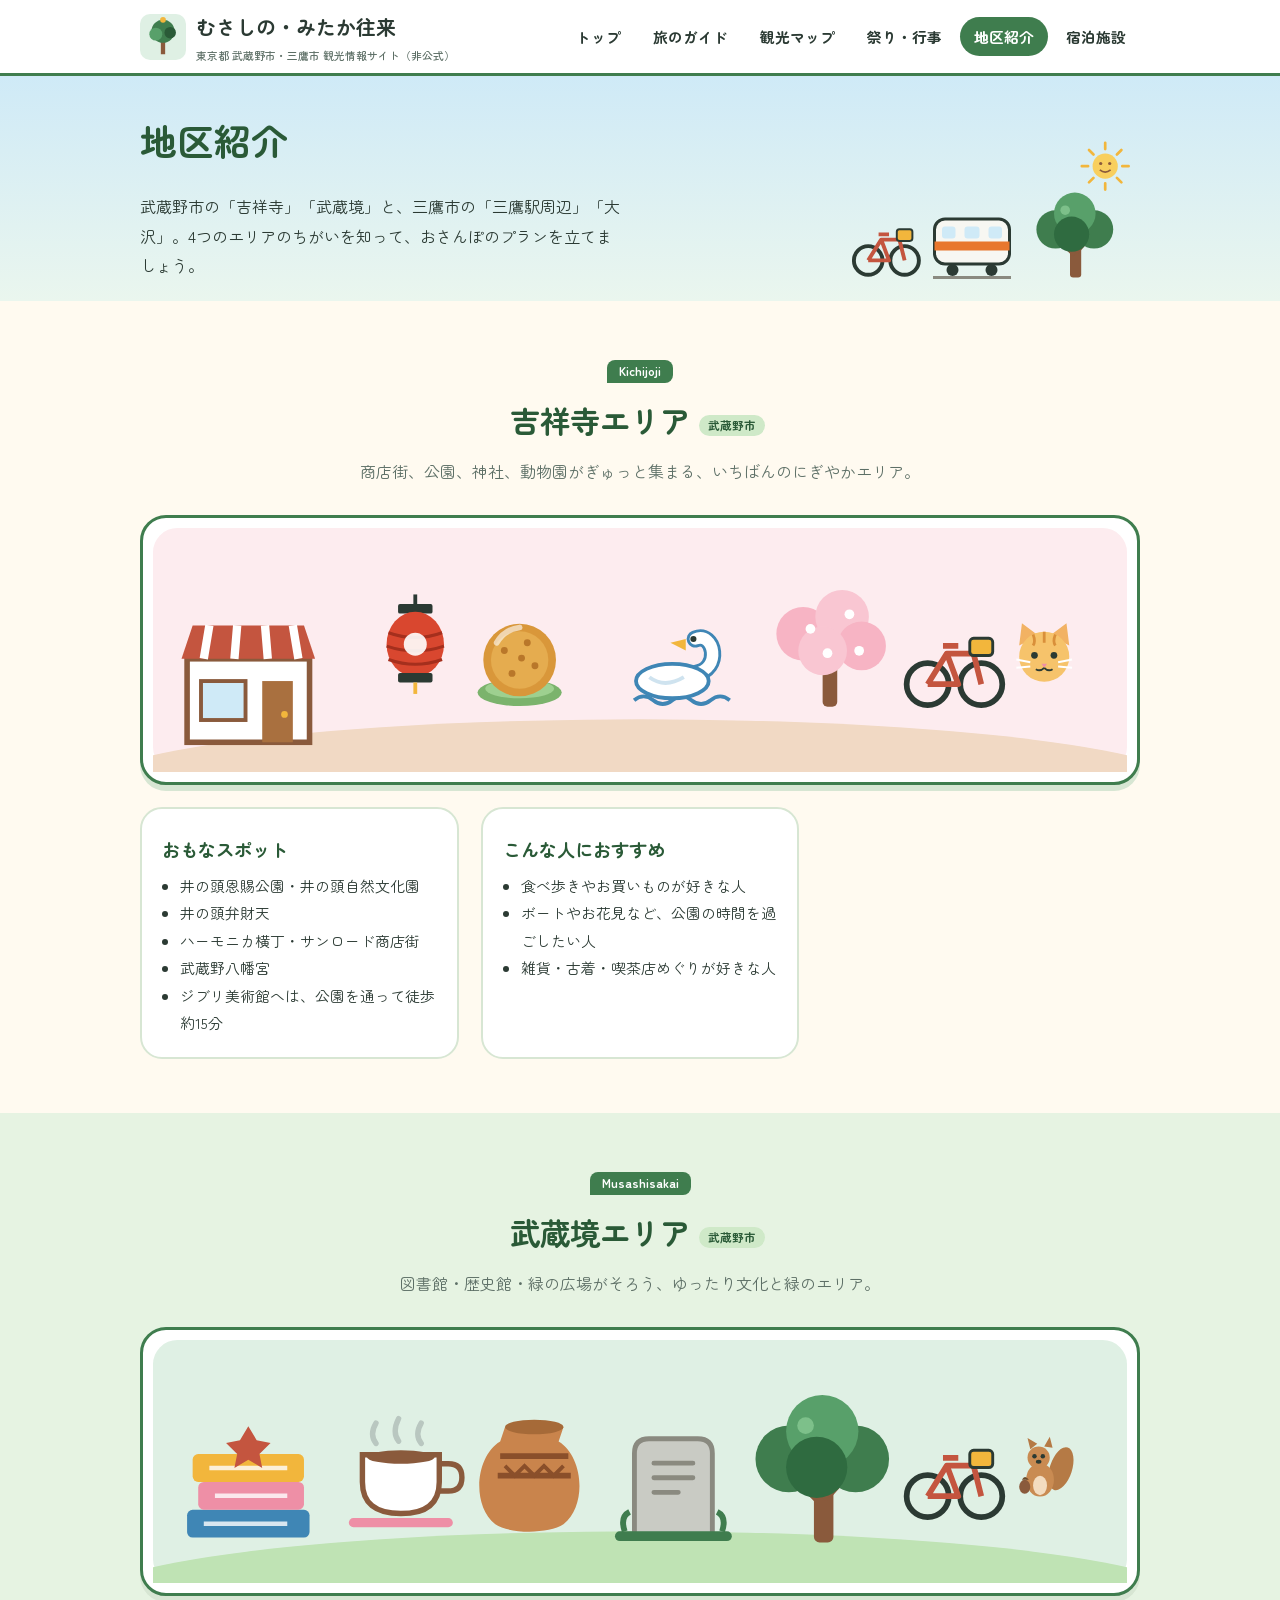
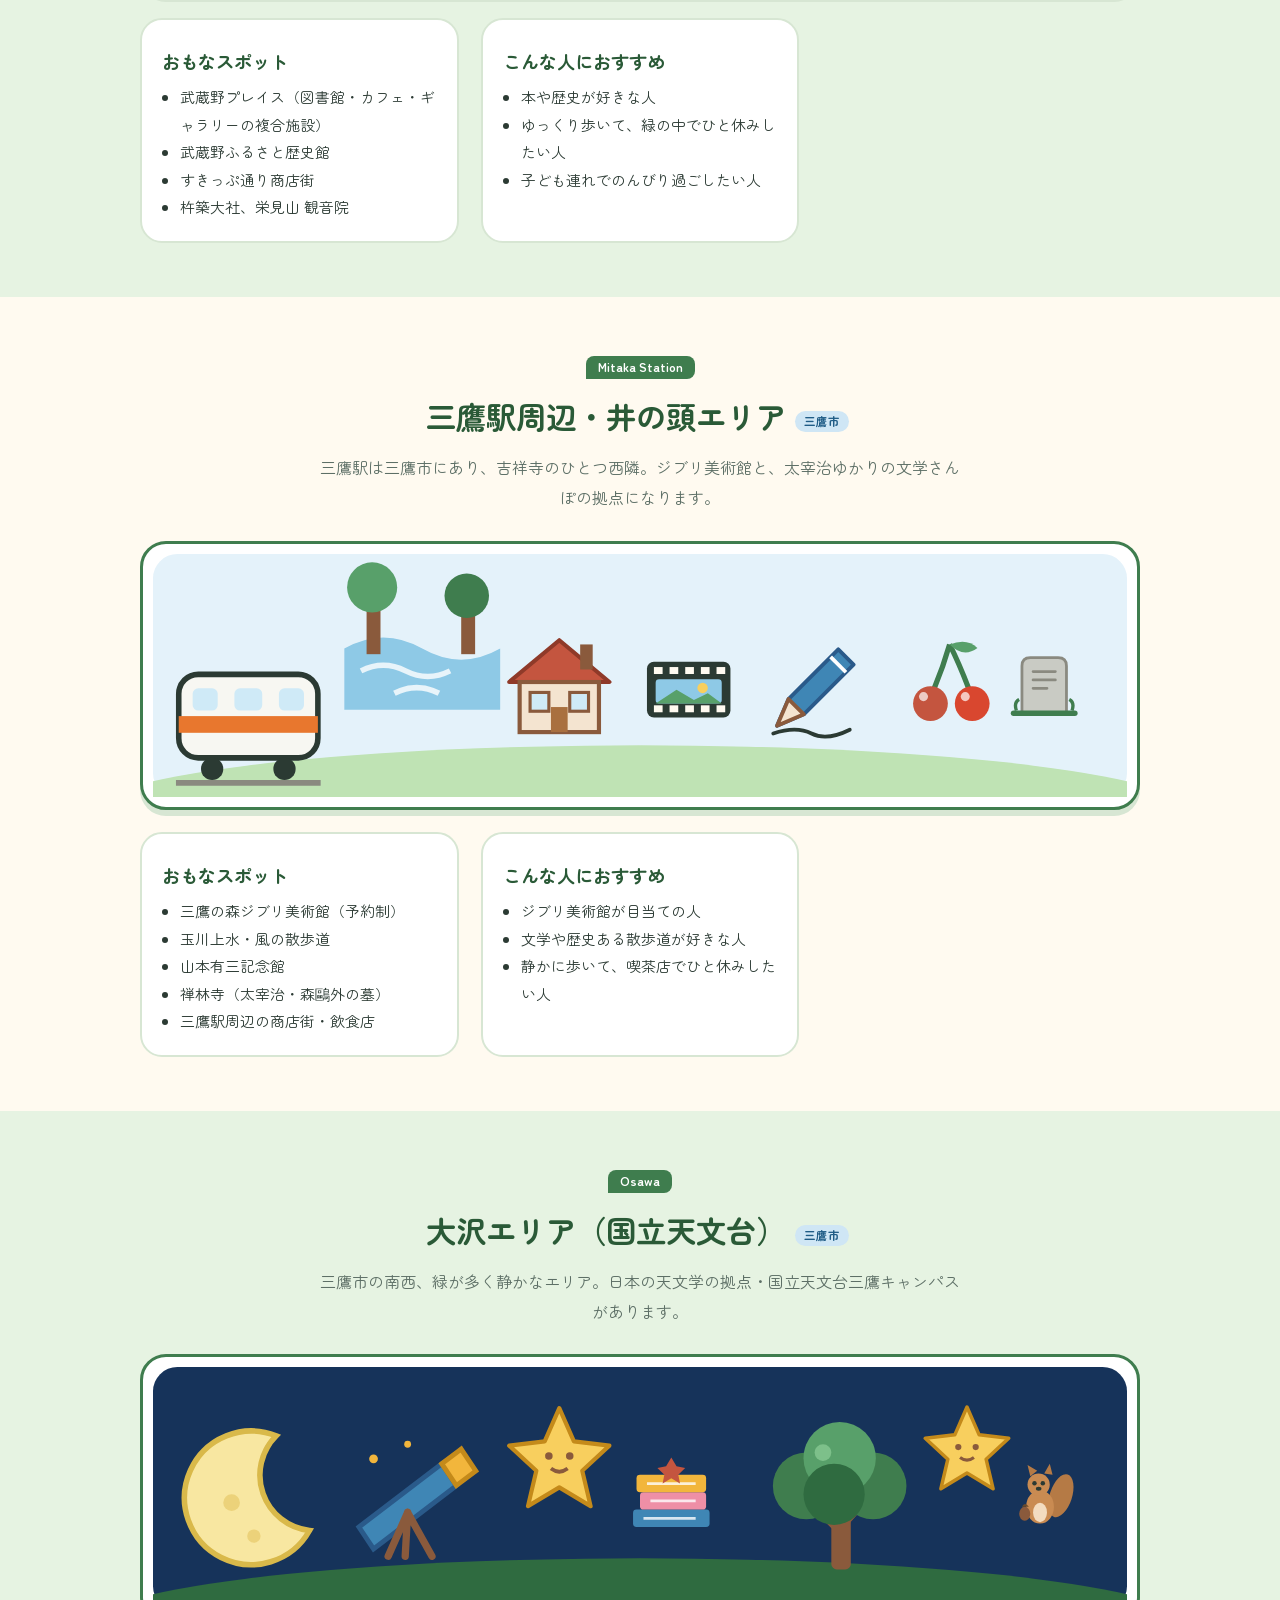
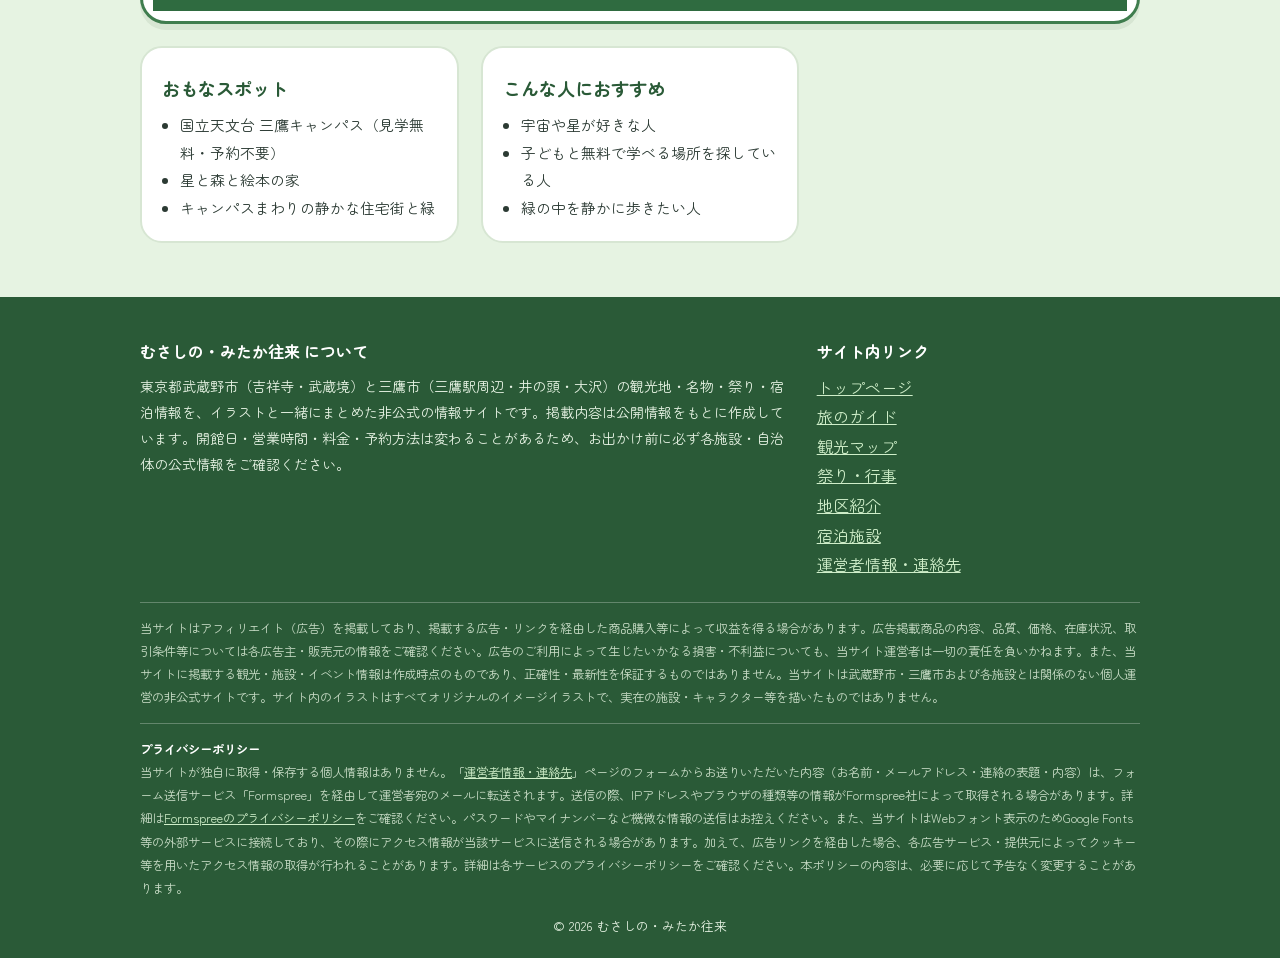
<file: areas.html>
<!DOCTYPE html>
<html lang="ja">
<head>
<meta charset="UTF-8">
<meta name="viewport" content="width=device-width, initial-scale=1.0">
<title>地区紹介｜むさしの・みたか往来</title>
<meta name="description" content="武蔵野市の吉祥寺・武蔵境、三鷹市の三鷹駅周辺・大沢。4つのエリアの特徴とおすすめスポットを、イラストつきでご紹介します。">
<link rel="icon" type="image/svg+xml" href="favicon.svg">
<link rel="preconnect" href="https://fonts.googleapis.com">
<link rel="preconnect" href="https://fonts.gstatic.com" crossorigin>
<link href="https://fonts.googleapis.com/css2?family=Zen+Maru+Gothic:wght@400;500;700&display=swap" rel="stylesheet">
<link rel="stylesheet" href="style.css">
</head>
<body>
<header class="site-header">
<div class="wrap">
<a class="brand" href="index.html">
<svg class="brand-icon" viewBox="0 0 64 64" aria-hidden="true"><rect width="64" height="64" rx="14" fill="#dff0e4"/><rect x="29" y="34" width="6" height="22" fill="#8a5a3c"/><circle cx="32" cy="24" r="16" fill="#3f7d4e"/><circle cx="22" cy="28" r="9" fill="#58a06a"/><circle cx="42" cy="26" r="8" fill="#2a5a37"/><circle cx="32" cy="8" r="4" fill="#f2b63c"/></svg>
<span>むさしの・みたか往来<span class="brand-sub">東京都 武蔵野市・三鷹市 観光情報サイト（非公式）</span></span>
</a>
<nav class="main-nav"><a href="index.html">トップ</a><a href="guide.html">旅のガイド</a><a href="map.html">観光マップ</a><a href="matsuri.html">祭り・行事</a><a href="areas.html" class="active">地区紹介</a><a href="shukuhaku.html">宿泊施設</a></nav>
</div>
</header>
<!-- PR表記（ステマ規制・楽天アフィリエイトの規約対応）：広告が実際に表示されたときだけ出ます -->
<div class="pr-top" id="pr-top" role="note" hidden style="background:#fff;border-bottom:1px solid #e6dfd2;"><p style="max-width:1100px;margin:0 auto;padding:7px 16px;text-align:left;font-size:14px;line-height:1.6;color:#333;font-weight:500;"><b style="display:inline-block;background:#8a3a1d;color:#fff;border-radius:4px;padding:0 8px;margin-right:8px;font-size:12px;line-height:1.7;vertical-align:1px;">PR</b>このページには広告を含みます</p></div>
<script>(function(){var n=document.getElementById("pr-top");if(!n)return;function on(e){if(e.classList.contains("is-empty")||!e.getClientRects().length)return false;var c=getComputedStyle(e);if(c.display==="none"||c.visibility==="hidden")return false;return !!e.querySelector("a[href],iframe,img")}function chk(){var s=document.querySelectorAll("[data-ad-slot],.ad-frame");for(var i=0;i<s.length;i++){if(on(s[i])){n.hidden=false;if(mo)mo.disconnect();return}}}var mo=window.MutationObserver?new MutationObserver(function(){clearTimeout(t);t=setTimeout(chk,100)}):null,t;document.addEventListener("DOMContentLoaded",function(){chk();if(mo)mo.observe(document.body,{subtree:true,childList:true,attributes:true,attributeFilter:["hidden","class","style"]})});window.addEventListener("load",chk)})();</script>

<section class="page-hero"><div class="wrap"><div><h1>地区紹介</h1><p>武蔵野市の「吉祥寺」「武蔵境」と、三鷹市の「三鷹駅周辺」「大沢」。4つのエリアのちがいを知って、おさんぽのプランを立てましょう。</p></div><svg viewBox="0 0 300 160" aria-hidden="true"><g transform="translate(10 70) scale(1.3)"><circle cx="14" cy="38" r="11" fill="none" stroke="#2b3a33" stroke-width="3"/><circle cx="42" cy="38" r="11" fill="none" stroke="#2b3a33" stroke-width="3"/><path d="M14 38l10-16h14l4 16M24 22l6 16h-16M22 18h8" stroke="#c4553f" stroke-width="3" fill="none" stroke-linejoin="round"/><rect x="36" y="14" width="12" height="9" rx="2" fill="#f2b63c" stroke="#2b3a33" stroke-width="1.5"/></g><g transform="translate(90 60) scale(1.5)"><rect x="3" y="12" width="50" height="30" rx="7" fill="#f7f7f2" stroke="#2b3a33" stroke-width="2"/><rect x="3" y="27" width="50" height="6" fill="#e8772e"/><rect x="8" y="17" width="9" height="8" rx="2" fill="#cfeaf7"/><rect x="23" y="17" width="10" height="8" rx="2" fill="#cfeaf7"/><rect x="39" y="17" width="9" height="8" rx="2" fill="#cfeaf7"/><circle cx="15" cy="46" r="4" fill="#2b3a33"/><circle cx="41" cy="46" r="4" fill="#2b3a33"/><path d="M2 51h52" stroke="#8a8a80" stroke-width="2"/></g><g transform="translate(190 50) scale(1.6)"><rect x="25" y="30" width="7" height="24" rx="2" fill="#8a5a3c"/><path d="M28 40l-8-8M29 38l8-9" stroke="#8a5a3c" stroke-width="3" fill="none"/><circle cx="16" cy="24" r="12" fill="#3f7d4e"/><circle cx="40" cy="24" r="12" fill="#3f7d4e"/><circle cx="28" cy="14" r="13" fill="#58a06a"/><circle cx="26" cy="27" r="11" fill="#2f6b40"/><circle cx="22" cy="12" r="3" fill="#7dc08a"/></g><g transform="translate(240 0) scale(0.9)"><g stroke="#f2b63c" stroke-width="3" stroke-linecap="round"><path d="M28 2v7M28 47v7M2 28h7M47 28h7M10 10l5 5M41 41l5 5M46 10l-5 5M15 41l-5 5"/></g><circle cx="28" cy="28" r="14" fill="#f8cf5e"/><circle cx="23" cy="25" r="1.8" fill="#8a5a3c"/><circle cx="33" cy="25" r="1.8" fill="#8a5a3c"/><path d="M22 32q6 5 12 0" stroke="#8a5a3c" stroke-width="1.8" fill="none"/></g></svg></div></section>
<section class="section"><div class="wrap">
<div class="section-head"><span class="tag">Kichijoji</span><h2>吉祥寺エリア <span class="chip m">武蔵野市</span></h2><p>商店街、公園、神社、動物園がぎゅっと集まる、いちばんのにぎやかエリア。</p></div>
<div class="mapbox" style="margin-bottom:22px"><svg viewBox="0 0 560 140" aria-hidden="true"><rect width="560" height="140" rx="14" fill="#fdecef"/><ellipse cx="280" cy="150" rx="320" ry="40" fill="#f1d9c4"/><g transform="translate(10 40) scale(1.6)"><rect x="6" y="22" width="44" height="30" fill="#fff" stroke="#8a5a3c" stroke-width="2"/><path d="M4 22l4-12h40l4 12z" fill="#c4553f"/><path d="M14 10l-2 12M24 10l-1 12M34 10l1 12M44 10l2 12" stroke="#fff" stroke-width="3"/><rect x="11" y="30" width="16" height="14" fill="#cfeaf7" stroke="#8a5a3c" stroke-width="1.4"/><rect x="33" y="30" width="11" height="22" fill="#a9703f"/><circle cx="41" cy="42" r="1.2" fill="#f2b63c"/></g><g transform="translate(120 36) scale(1.1)"><path d="M28 2v6" stroke="#2b3a33" stroke-width="2"/><rect x="19" y="7" width="18" height="5" rx="1" fill="#2b3a33"/><ellipse cx="28" cy="28" rx="15" ry="17" fill="#d9472f"/><path d="M14 22q14 5 28 0M13 29q15 5 30 0M14 36q14 5 28 0" stroke="#a52f1d" stroke-width="1.6" fill="none"/><rect x="19" y="43" width="18" height="5" rx="1" fill="#2b3a33"/><path d="M28 48v6" stroke="#f2b63c" stroke-width="2"/><circle cx="28" cy="28" r="6" fill="#fff" opacity=".9"/></g><g transform="translate(180 44) scale(1.1)"><ellipse cx="28" cy="46" rx="22" ry="7" fill="#7bb36c"/><ellipse cx="28" cy="44" rx="18" ry="5" fill="#9ed08f"/><circle cx="28" cy="29" r="19" fill="#d9973a"/><circle cx="28" cy="29" r="15" fill="#e5ac4f"/><g fill="#b9772a"><circle cx="20" cy="24" r="1.8"/><circle cx="32" cy="20" r="1.8"/><circle cx="36" cy="32" r="1.8"/><circle cx="24" cy="36" r="1.8"/><circle cx="29" cy="28" r="1.8"/></g><path d="M16 20q4-7 12-8" stroke="#fff" stroke-width="3" stroke-linecap="round" fill="none" opacity=".6"/></g><g transform="translate(270 44) scale(1.1)"><path d="M6 50q5-4 10 0t10 0t10 0t10 0t10 0" stroke="#3f86b5" fill="none" stroke-width="2"/><path d="M38 36C52 34 48 14 38 18" stroke="#3f86b5" stroke-width="9" fill="none" stroke-linecap="round"/><path d="M38 36C52 34 48 14 38 18" stroke="#fff" stroke-width="6" fill="none" stroke-linecap="round"/><ellipse cx="26" cy="40" rx="19" ry="9" fill="#fff" stroke="#3f86b5" stroke-width="2"/><path d="M14 38q8 6 18 0" stroke="#cfe3ef" stroke-width="2" fill="none"/><path d="M33 18l-8 2 8 4z" fill="#f2b63c"/><circle cx="37" cy="18" r="1.6" fill="#2b3a33"/></g><g transform="translate(350 30) scale(1.4)"><rect x="25" y="32" width="6" height="20" rx="2" fill="#8a5a3c"/><circle cx="17" cy="22" r="11" fill="#f7b4c4"/><circle cx="33" cy="15" r="11" fill="#f9c6d2"/><circle cx="41" cy="27" r="10" fill="#f7b4c4"/><circle cx="25" cy="29" r="10" fill="#f9c6d2"/><circle cx="20" cy="20" r="2" fill="#fff"/><circle cx="36" cy="14" r="2" fill="#fff"/><circle cx="40" cy="29" r="2" fill="#fff"/><circle cx="27" cy="30" r="2" fill="#fff"/></g><g transform="translate(430 48) scale(1.1)"><circle cx="14" cy="38" r="11" fill="none" stroke="#2b3a33" stroke-width="3"/><circle cx="42" cy="38" r="11" fill="none" stroke="#2b3a33" stroke-width="3"/><path d="M14 38l10-16h14l4 16M24 22l6 16h-16M22 18h8" stroke="#c4553f" stroke-width="3" fill="none" stroke-linejoin="round"/><rect x="36" y="14" width="12" height="9" rx="2" fill="#f2b63c" stroke="#2b3a33" stroke-width="1.5"/></g><g transform="translate(490 50) scale(0.8)"><path d="M10 22L12 6l12 9zM46 22L44 6 32 15z" fill="#f2b263"/><circle cx="28" cy="30" r="18" fill="#f6c36b"/><path d="M20 14q2 5 0 8M28 12v8M36 14q-2 5 0 8" stroke="#d98f3a" stroke-width="2" fill="none"/><circle cx="21" cy="29" r="2.4" fill="#2b3a33"/><circle cx="35" cy="29" r="2.4" fill="#2b3a33"/><path d="M26 35h4l-2 3z" fill="#ee8fa6"/><path d="M28 38q-3 3-6 1M28 38q3 3 6 1" stroke="#2b3a33" stroke-width="1.4" fill="none"/><path d="M8 32l10 2M8 38l10-1M48 32l-10 2M48 38l-10-1" stroke="#fff" stroke-width="1.4"/></g></svg></div>
<div class="grid"><div class="card"><h3>おもなスポット</h3><ul><li>井の頭恩賜公園・井の頭自然文化園</li><li>井の頭弁財天</li><li>ハーモニカ横丁・サンロード商店街</li><li>武蔵野八幡宮</li><li>ジブリ美術館へは、公園を通って徒歩約15分</li></ul></div><div class="card"><h3>こんな人におすすめ</h3><ul><li>食べ歩きやお買いものが好きな人</li><li>ボートやお花見など、公園の時間を過ごしたい人</li><li>雑貨・古着・喫茶店めぐりが好きな人</li></ul></div></div>
</div></section>
<section class="section alt"><div class="wrap">
<div class="section-head"><span class="tag">Musashisakai</span><h2>武蔵境エリア <span class="chip m">武蔵野市</span></h2><p>図書館・歴史館・緑の広場がそろう、ゆったり文化と緑のエリア。</p></div>
<div class="mapbox" style="margin-bottom:22px"><svg viewBox="0 0 560 140" aria-hidden="true"><rect width="560" height="140" rx="14" fill="#dff0e4"/><ellipse cx="280" cy="150" rx="320" ry="40" fill="#bfe3b4"/><g transform="translate(10 40) scale(1.6)"><rect x="6" y="36" width="44" height="10" rx="2" fill="#3f86b5"/><rect x="10" y="26" width="38" height="10" rx="2" fill="#ee8fa6"/><rect x="8" y="16" width="40" height="10" rx="2" fill="#f2b63c"/><path d="M12 41h30M16 31h26M14 21h28" stroke="#fff" stroke-width="1.6" opacity=".8"/><path d="M28 6l3 5 5 1-4 4 1 5-5-3-5 3 1-5-4-4 5-1z" fill="#c4553f"/></g><g transform="translate(110 40) scale(1.3)"><path d="M14 6q-3 5 0 9M24 4q-3 6 0 10M34 6q-3 5 0 9" stroke="#b9c7c0" stroke-width="2.4" fill="none" stroke-linecap="round"/><path d="M8 20h34v12q0 14-17 14T8 32z" fill="#fff" stroke="#8a5a3c" stroke-width="2.4"/><path d="M42 24h4q6 0 6 6t-6 6h-5" stroke="#8a5a3c" stroke-width="2.4" fill="none"/><ellipse cx="25" cy="21" rx="15" ry="3" fill="#8a5a3c"/><path d="M4 50h42" stroke="#ee8fa6" stroke-width="4" stroke-linecap="round"/></g><g transform="translate(180 36) scale(1.4)"><path d="M16 10h24l-2 6c10 6 12 26 2 34-6 4-22 4-28 0-10-8-8-28 2-34z" fill="#c9844c"/><path d="M14 22h28M13 30h30" stroke="#8a4f2a" stroke-width="2.4" fill="none"/><path d="M16 26l4 4 4-4 4 4 4-4 4 4 4-4" stroke="#8a4f2a" stroke-width="1.6" fill="none"/><ellipse cx="28" cy="10" rx="12" ry="3" fill="#a66a38"/></g><g transform="translate(260 40) scale(1.4)"><path d="M12 52V18q0-6 6-6h20q6 0 6 6v34z" fill="#c9cbc4" stroke="#8a8a80" stroke-width="2"/><path d="M20 22h16M20 28h16M20 34h10" stroke="#8a8a80" stroke-width="2" stroke-linecap="round"/><path d="M6 52h44" stroke="#3f7d4e" stroke-width="4" stroke-linecap="round"/><path d="M8 50q-2-6 2-8M48 50q2-6-2-8" stroke="#3f7d4e" stroke-width="2.4" fill="none"/></g><g transform="translate(340 30) scale(1.6)"><rect x="25" y="30" width="7" height="24" rx="2" fill="#8a5a3c"/><path d="M28 40l-8-8M29 38l8-9" stroke="#8a5a3c" stroke-width="3" fill="none"/><circle cx="16" cy="24" r="12" fill="#3f7d4e"/><circle cx="40" cy="24" r="12" fill="#3f7d4e"/><circle cx="28" cy="14" r="13" fill="#58a06a"/><circle cx="26" cy="27" r="11" fill="#2f6b40"/><circle cx="22" cy="12" r="3" fill="#7dc08a"/></g><g transform="translate(430 48) scale(1.1)"><circle cx="14" cy="38" r="11" fill="none" stroke="#2b3a33" stroke-width="3"/><circle cx="42" cy="38" r="11" fill="none" stroke="#2b3a33" stroke-width="3"/><path d="M14 38l10-16h14l4 16M24 22l6 16h-16M22 18h8" stroke="#c4553f" stroke-width="3" fill="none" stroke-linejoin="round"/><rect x="36" y="14" width="12" height="9" rx="2" fill="#f2b63c" stroke="#2b3a33" stroke-width="1.5"/></g><g transform="translate(490 50) scale(0.8)"><ellipse cx="40" cy="30" rx="8" ry="16" fill="#b57a45" transform="rotate(18 40 30)"/><ellipse cx="25" cy="38" rx="10" ry="12" fill="#c98b52"/><ellipse cx="25" cy="42" rx="5" ry="7" fill="#f3dcc0"/><circle cx="24" cy="22" r="8" fill="#c98b52"/><path d="M18 16l-2-8 7 4zM28 14l4-7 2 8z" fill="#b57a45"/><circle cx="21" cy="21" r="1.6" fill="#2b3a33"/><circle cx="27" cy="21" r="1.6" fill="#2b3a33"/><ellipse cx="24" cy="25" rx="2" ry="1.4" fill="#2b3a33"/><ellipse cx="14" cy="43" rx="4" ry="5" fill="#8a5a3c"/><path d="M12 38q2-4 5 0z" fill="#6b4a2a"/></g></svg></div>
<div class="grid"><div class="card"><h3>おもなスポット</h3><ul><li>武蔵野プレイス（図書館・カフェ・ギャラリーの複合施設）</li><li>武蔵野ふるさと歴史館</li><li>すきっぷ通り商店街</li><li>杵築大社、栄見山 観音院</li></ul></div><div class="card"><h3>こんな人におすすめ</h3><ul><li>本や歴史が好きな人</li><li>ゆっくり歩いて、緑の中でひと休みしたい人</li><li>子ども連れでのんびり過ごしたい人</li></ul></div></div>
</div></section>
<section class="section"><div class="wrap">
<div class="section-head"><span class="tag">Mitaka Station</span><h2>三鷹駅周辺・井の頭エリア <span class="chip t">三鷹市</span></h2><p>三鷹駅は三鷹市にあり、吉祥寺のひとつ西隣。ジブリ美術館と、太宰治ゆかりの文学さんぽの拠点になります。</p></div>
<div class="mapbox" style="margin-bottom:22px"><svg viewBox="0 0 560 140" aria-hidden="true"><rect width="560" height="140" rx="14" fill="#e4f2fa"/><ellipse cx="280" cy="150" rx="320" ry="40" fill="#bfe3b4"/><g transform="translate(10 50) scale(1.6)"><rect x="3" y="12" width="50" height="30" rx="7" fill="#f7f7f2" stroke="#2b3a33" stroke-width="2"/><rect x="3" y="27" width="50" height="6" fill="#e8772e"/><rect x="8" y="17" width="9" height="8" rx="2" fill="#cfeaf7"/><rect x="23" y="17" width="10" height="8" rx="2" fill="#cfeaf7"/><rect x="39" y="17" width="9" height="8" rx="2" fill="#cfeaf7"/><circle cx="15" cy="46" r="4" fill="#2b3a33"/><circle cx="41" cy="46" r="4" fill="#2b3a33"/><path d="M2 51h52" stroke="#8a8a80" stroke-width="2"/></g><g transform="translate(110 0) scale(1.6)"><path d="M0 34q14-8 28 0t28 0v22H0z" fill="#8ec9e6"/><path d="M6 42q8-4 16 0t16 0M18 50q8-4 16 0" stroke="#fff" stroke-width="2" fill="none" opacity=".8"/><rect x="8" y="14" width="5" height="22" fill="#8a5a3c"/><circle cx="10" cy="12" r="9" fill="#58a06a"/><rect x="42" y="18" width="5" height="18" fill="#8a5a3c"/><circle cx="44" cy="15" r="8" fill="#3f7d4e"/></g><g transform="translate(200 40) scale(1.2)"><path d="M4 28L28 8l24 20z" fill="#c4553f" stroke="#8f3a29" stroke-width="2" stroke-linejoin="round"/><rect x="9" y="28" width="38" height="24" fill="#f4e4d0" stroke="#8a5a3c" stroke-width="2"/><rect x="14" y="33" width="9" height="9" fill="#cfeaf7" stroke="#8a5a3c" stroke-width="1.5"/><rect x="33" y="33" width="9" height="9" fill="#cfeaf7" stroke="#8a5a3c" stroke-width="1.5"/><rect x="24" y="40" width="8" height="12" fill="#a9703f"/><rect x="38" y="10" width="6" height="12" fill="#8a5a3c"/></g><g transform="translate(280 50) scale(1.0)"><rect x="4" y="12" width="48" height="32" rx="4" fill="#2b3a33"/><g fill="#fffaf0"><rect x="8" y="15" width="5" height="4"/><rect x="17" y="15" width="5" height="4"/><rect x="26" y="15" width="5" height="4"/><rect x="35" y="15" width="5" height="4"/><rect x="44" y="15" width="5" height="4"/><rect x="8" y="37" width="5" height="4"/><rect x="17" y="37" width="5" height="4"/><rect x="26" y="37" width="5" height="4"/><rect x="35" y="37" width="5" height="4"/><rect x="44" y="37" width="5" height="4"/></g><rect x="9" y="22" width="38" height="14" rx="2" fill="#8ec9e6"/><circle cx="36" cy="27" r="3" fill="#f8cf5e"/><path d="M9 36l12-8 10 6 8-4 8 6z" fill="#58a06a"/></g><g transform="translate(350 46) scale(1.1)"><path d="M8 48L14 34 40 8l8 8-26 26z" fill="#3f86b5" stroke="#2a5a8a" stroke-width="2" stroke-linejoin="round"/><path d="M8 48l6-14 8 8z" fill="#f4e4d0" stroke="#8a5a3c" stroke-width="2" stroke-linejoin="round"/><path d="M36 12l8 8" stroke="#fff" stroke-width="2"/><path d="M6 52q12-4 20 0t20-2" stroke="#2b3a33" stroke-width="2" fill="none" stroke-linecap="round"/></g><g transform="translate(430 46) scale(1.0)"><path d="M28 6q-4 14-10 28M28 6q6 12 12 28" stroke="#3f7d4e" stroke-width="3" fill="none"/><path d="M28 6q10-4 16 2-8 6-16-2z" fill="#58a06a"/><circle cx="17" cy="40" r="10" fill="#c4553f"/><circle cx="41" cy="40" r="10" fill="#d9472f"/><circle cx="13" cy="36" r="2.6" fill="#fff" opacity=".7"/><circle cx="37" cy="36" r="2.6" fill="#fff" opacity=".7"/></g><g transform="translate(490 50) scale(0.8)"><path d="M12 52V18q0-6 6-6h20q6 0 6 6v34z" fill="#c9cbc4" stroke="#8a8a80" stroke-width="2"/><path d="M20 22h16M20 28h16M20 34h10" stroke="#8a8a80" stroke-width="2" stroke-linecap="round"/><path d="M6 52h44" stroke="#3f7d4e" stroke-width="4" stroke-linecap="round"/><path d="M8 50q-2-6 2-8M48 50q2-6-2-8" stroke="#3f7d4e" stroke-width="2.4" fill="none"/></g></svg></div>
<div class="grid"><div class="card"><h3>おもなスポット</h3><ul><li>三鷹の森ジブリ美術館（予約制）</li><li>玉川上水・風の散歩道</li><li>山本有三記念館</li><li>禅林寺（太宰治・森鷗外の墓）</li><li>三鷹駅周辺の商店街・飲食店</li></ul></div><div class="card"><h3>こんな人におすすめ</h3><ul><li>ジブリ美術館が目当ての人</li><li>文学や歴史ある散歩道が好きな人</li><li>静かに歩いて、喫茶店でひと休みしたい人</li></ul></div></div>
</div></section>
<section class="section alt"><div class="wrap">
<div class="section-head"><span class="tag">Osawa</span><h2>大沢エリア（国立天文台） <span class="chip t">三鷹市</span></h2><p>三鷹市の南西、緑が多く静かなエリア。日本の天文学の拠点・国立天文台三鷹キャンパスがあります。</p></div>
<div class="mapbox" style="margin-bottom:22px"><svg viewBox="0 0 560 140" aria-hidden="true"><rect width="560" height="140" rx="14" fill="#16335a"/><ellipse cx="280" cy="150" rx="320" ry="40" fill="#2f6b40"/><g transform="translate(10 30) scale(1.6)"><path d="M38 6A24 24 0 1 0 50 40 20 20 0 0 1 38 6z" fill="#f8e7a1" stroke="#d9b94a" stroke-width="2"/><circle cx="22" cy="30" r="3" fill="#ecd27a"/><circle cx="30" cy="42" r="2.4" fill="#ecd27a"/></g><g transform="translate(110 36) scale(1.4)"><path d="M6 40L40 14l6 9L12 49z" fill="#3f86b5" stroke="#2a5a8a" stroke-width="2"/><path d="M40 14l8-6 6 9-8 6z" fill="#f2b63c" stroke="#c48a1a" stroke-width="2"/><path d="M26 34l-8 18M26 34l10 18M26 34l-1 18" stroke="#8a5a3c" stroke-width="3" stroke-linecap="round"/><circle cx="12" cy="12" r="1.8" fill="#f2b63c"/><circle cx="26" cy="6" r="1.4" fill="#f2b63c"/></g><g transform="translate(200 20) scale(1.2)"><path d="M28 3l7 16 17 2-13 12 4 17-15-9-15 9 4-17L4 21l17-2z" fill="#f8cf5e" stroke="#c48a1a" stroke-width="2" stroke-linejoin="round"/><circle cx="23" cy="26" r="1.8" fill="#8a5a3c"/><circle cx="33" cy="26" r="1.8" fill="#8a5a3c"/><path d="M24 32q4 3 8 0" stroke="#8a5a3c" stroke-width="1.8" fill="none"/></g><g transform="translate(270 46) scale(1.0)"><rect x="6" y="36" width="44" height="10" rx="2" fill="#3f86b5"/><rect x="10" y="26" width="38" height="10" rx="2" fill="#ee8fa6"/><rect x="8" y="16" width="40" height="10" rx="2" fill="#f2b63c"/><path d="M12 41h30M16 31h26M14 21h28" stroke="#fff" stroke-width="1.6" opacity=".8"/><path d="M28 6l3 5 5 1-4 4 1 5-5-3-5 3 1-5-4-4 5-1z" fill="#c4553f"/></g><g transform="translate(350 30) scale(1.6)"><rect x="25" y="30" width="7" height="24" rx="2" fill="#8a5a3c"/><path d="M28 40l-8-8M29 38l8-9" stroke="#8a5a3c" stroke-width="3" fill="none"/><circle cx="16" cy="24" r="12" fill="#3f7d4e"/><circle cx="40" cy="24" r="12" fill="#3f7d4e"/><circle cx="28" cy="14" r="13" fill="#58a06a"/><circle cx="26" cy="27" r="11" fill="#2f6b40"/><circle cx="22" cy="12" r="3" fill="#7dc08a"/></g><g transform="translate(440 20) scale(1.0)"><path d="M28 3l7 16 17 2-13 12 4 17-15-9-15 9 4-17L4 21l17-2z" fill="#f8cf5e" stroke="#c48a1a" stroke-width="2" stroke-linejoin="round"/><circle cx="23" cy="26" r="1.8" fill="#8a5a3c"/><circle cx="33" cy="26" r="1.8" fill="#8a5a3c"/><path d="M24 32q4 3 8 0" stroke="#8a5a3c" stroke-width="1.8" fill="none"/></g><g transform="translate(490 50) scale(0.8)"><ellipse cx="40" cy="30" rx="8" ry="16" fill="#b57a45" transform="rotate(18 40 30)"/><ellipse cx="25" cy="38" rx="10" ry="12" fill="#c98b52"/><ellipse cx="25" cy="42" rx="5" ry="7" fill="#f3dcc0"/><circle cx="24" cy="22" r="8" fill="#c98b52"/><path d="M18 16l-2-8 7 4zM28 14l4-7 2 8z" fill="#b57a45"/><circle cx="21" cy="21" r="1.6" fill="#2b3a33"/><circle cx="27" cy="21" r="1.6" fill="#2b3a33"/><ellipse cx="24" cy="25" rx="2" ry="1.4" fill="#2b3a33"/><ellipse cx="14" cy="43" rx="4" ry="5" fill="#8a5a3c"/><path d="M12 38q2-4 5 0z" fill="#6b4a2a"/></g></svg></div>
<div class="grid"><div class="card"><h3>おもなスポット</h3><ul><li>国立天文台 三鷹キャンパス（見学無料・予約不要）</li><li>星と森と絵本の家</li><li>キャンパスまわりの静かな住宅街と緑</li></ul></div><div class="card"><h3>こんな人におすすめ</h3><ul><li>宇宙や星が好きな人</li><li>子どもと無料で学べる場所を探している人</li><li>緑の中を静かに歩きたい人</li></ul></div></div>
</div></section>
<section class="section alt" aria-label="広告" hidden>
<div class="wrap">
<div class="section-head"><span class="tag">PR</span><h2>おすすめ・広告</h2></div>
<div class="ad-row"><div class="ad-slot" data-ad-slot="ad9" hidden>
<span class="ad-label">広告</span>
<div class="ad-body"></div>
</div><div class="ad-slot" data-ad-slot="ad10" hidden>
<span class="ad-label">広告</span>
<div class="ad-body"></div>
</div></div>
</div>
</section>
<footer class="site-footer">
<div class="wrap">
<div class="footer-grid">
<div>
<h4>むさしの・みたか往来 について</h4>
<p>東京都武蔵野市（吉祥寺・武蔵境）と三鷹市（三鷹駅周辺・井の頭・大沢）の観光地・名物・祭り・宿泊情報を、イラストと一緒にまとめた非公式の情報サイトです。掲載内容は公開情報をもとに作成しています。開館日・営業時間・料金・予約方法は変わることがあるため、お出かけ前に必ず各施設・自治体の公式情報をご確認ください。</p>
</div>
<div>
<h4>サイト内リンク</h4>
<ul>
<li><a href="index.html">トップページ</a></li>
<li><a href="guide.html">旅のガイド</a></li>
<li><a href="map.html">観光マップ</a></li>
<li><a href="matsuri.html">祭り・行事</a></li>
<li><a href="areas.html">地区紹介</a></li>
<li><a href="shukuhaku.html">宿泊施設</a></li>
<li><a href="unei.html">運営者情報・連絡先</a></li>
</ul>
</div>
</div>
<div class="disclaimer">当サイトはアフィリエイト（広告）を掲載しており、掲載する広告・リンクを経由した商品購入等によって収益を得る場合があります。広告掲載商品の内容、品質、価格、在庫状況、取引条件等については各広告主・販売元の情報をご確認ください。広告のご利用によって生じたいかなる損害・不利益についても、当サイト運営者は一切の責任を負いかねます。また、当サイトに掲載する観光・施設・イベント情報は作成時点のものであり、正確性・最新性を保証するものではありません。当サイトは武蔵野市・三鷹市および各施設とは関係のない個人運営の非公式サイトです。サイト内のイラストはすべてオリジナルのイメージイラストで、実在の施設・キャラクター等を描いたものではありません。</div>
<div class="disclaimer" style="margin-top:14px;">
<strong style="color:#fff;">プライバシーポリシー</strong><br>
当サイトが独自に取得・保存する個人情報はありません。「<a href="unei.html">運営者情報・連絡先</a>」ページのフォームからお送りいただいた内容（お名前・メールアドレス・連絡の表題・内容）は、フォーム送信サービス「Formspree」を経由して運営者宛のメールに転送されます。送信の際、IPアドレスやブラウザの種類等の情報がFormspree社によって取得される場合があります。詳細は<a href="https://formspree.io/legal/privacy-policy/" target="_blank" rel="noopener noreferrer">Formspreeのプライバシーポリシー</a>をご確認ください。パスワードやマイナンバーなど機微な情報の送信はお控えください。また、当サイトはWebフォント表示のためGoogle Fonts等の外部サービスに接続しており、その際にアクセス情報が当該サービスに送信される場合があります。加えて、広告リンクを経由した場合、各広告サービス・提供元によってクッキー等を用いたアクセス情報の取得が行われることがあります。詳細は各サービスのプライバシーポリシーをご確認ください。本ポリシーの内容は、必要に応じて予告なく変更することがあります。</div>
<div class="copyright"><span id="copyright-text">© 2026 むさしの・みたか往来</span></div>
</div>
</footer>
<script>
(function(){var s=2026,c=new Date().getFullYear(),e=document.getElementById('copyright-text');if(e){e.textContent='\u00A9 '+(c>s?s+'-'+c:s)+' むさしの・みたか往来';}})();
</script>
<script src="ads.js" defer></script>
</body>
</html>
</file>
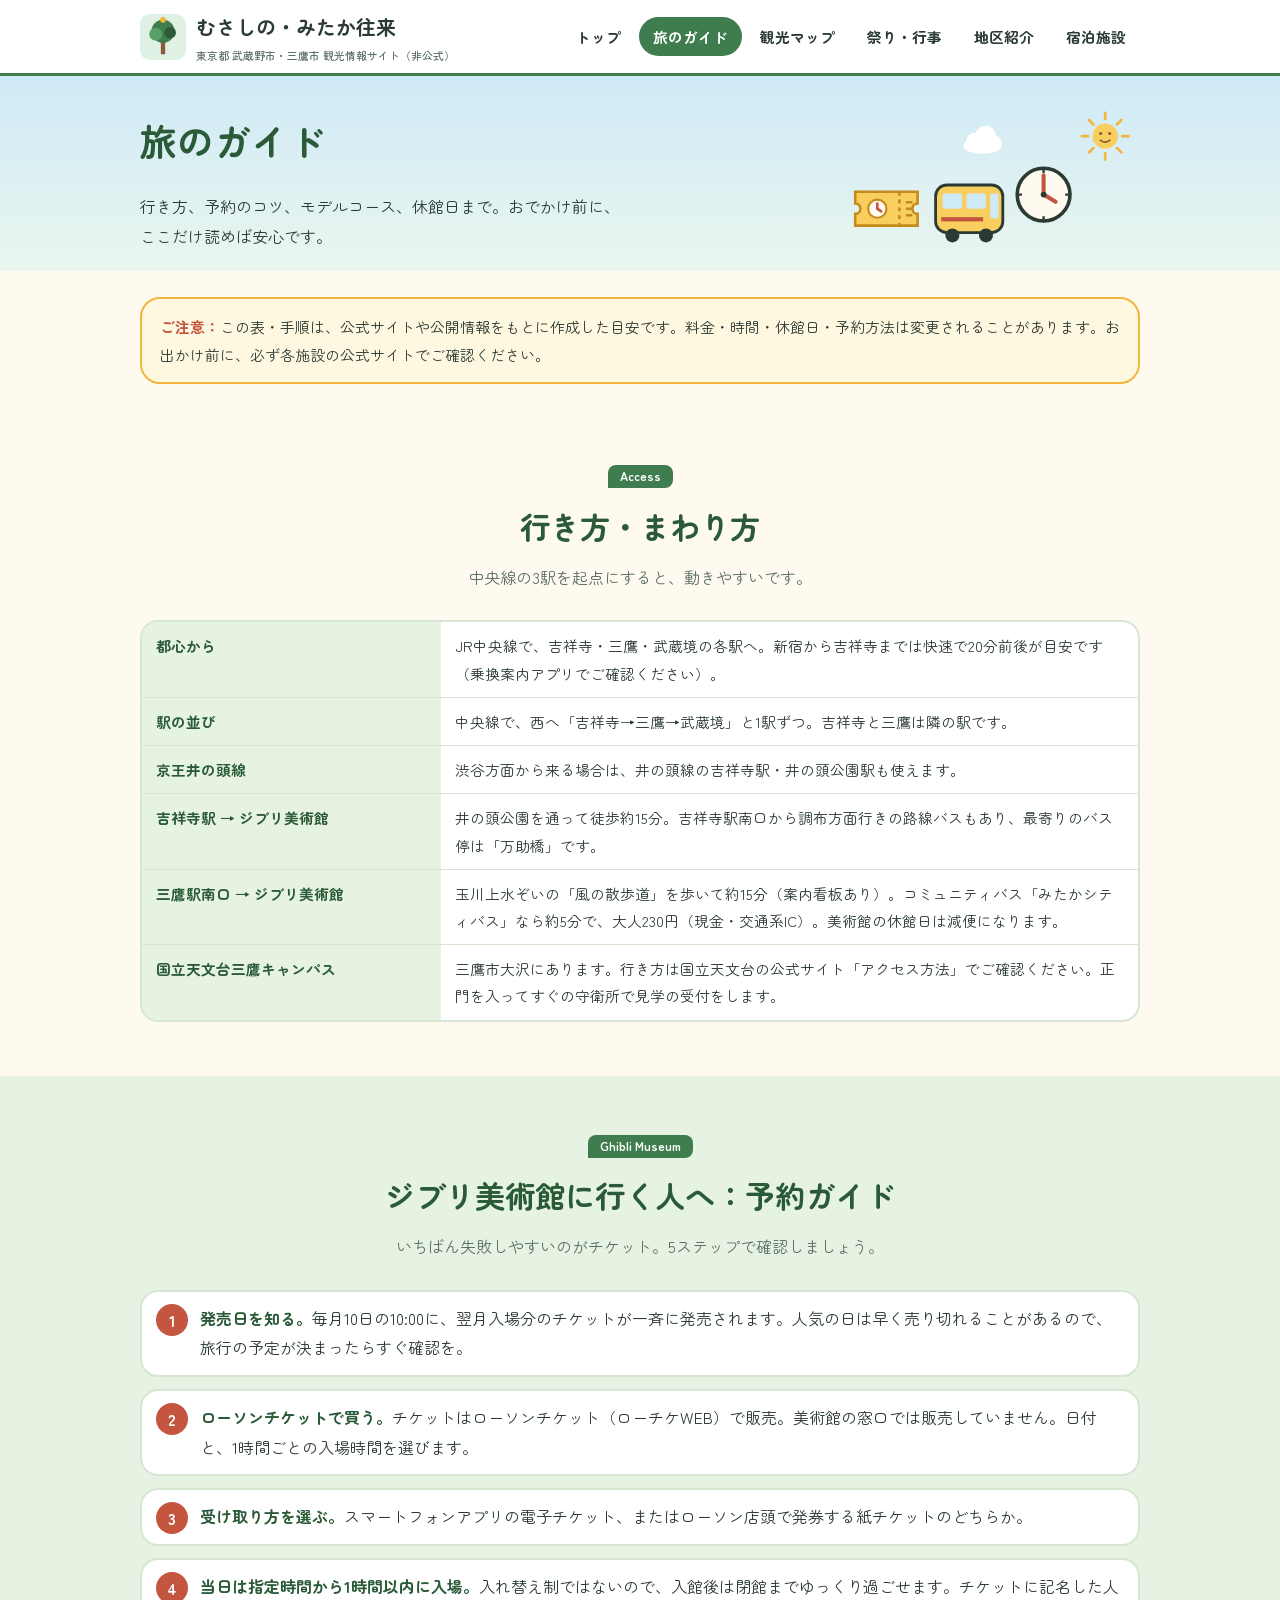
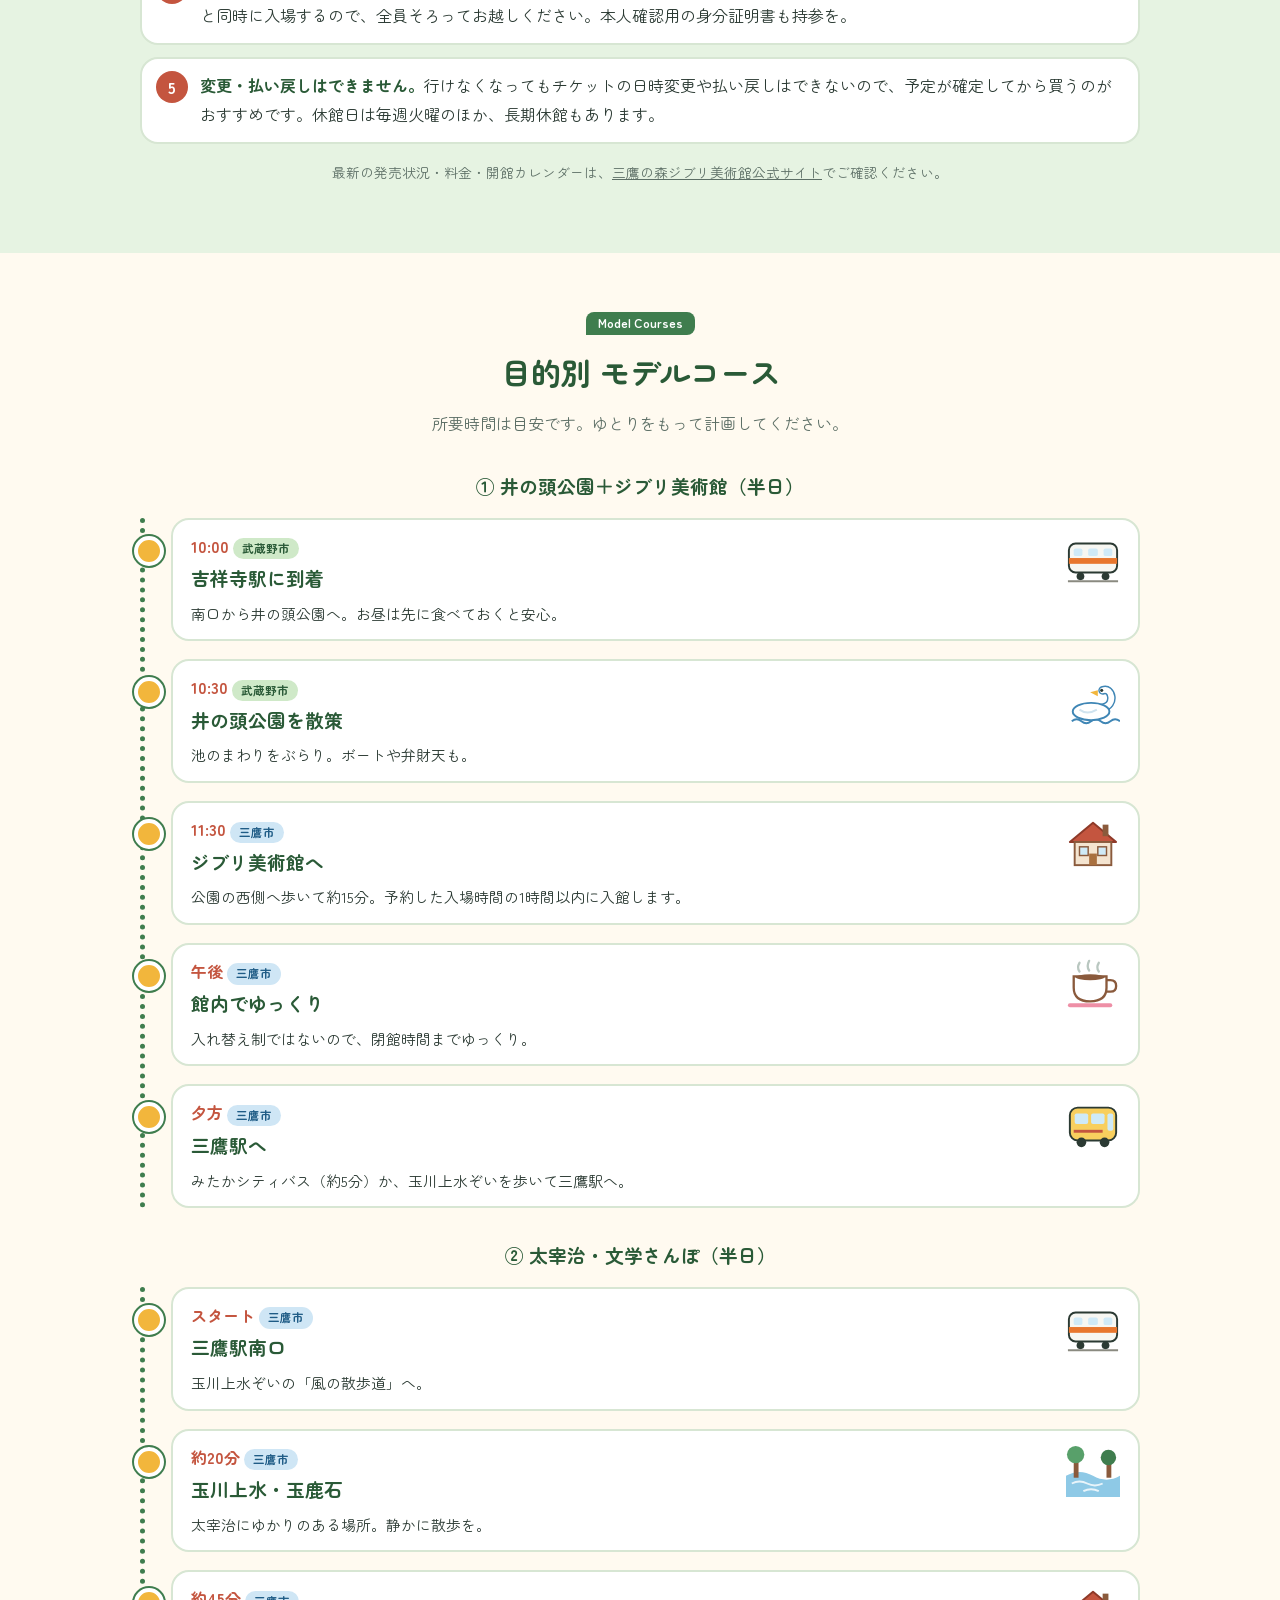
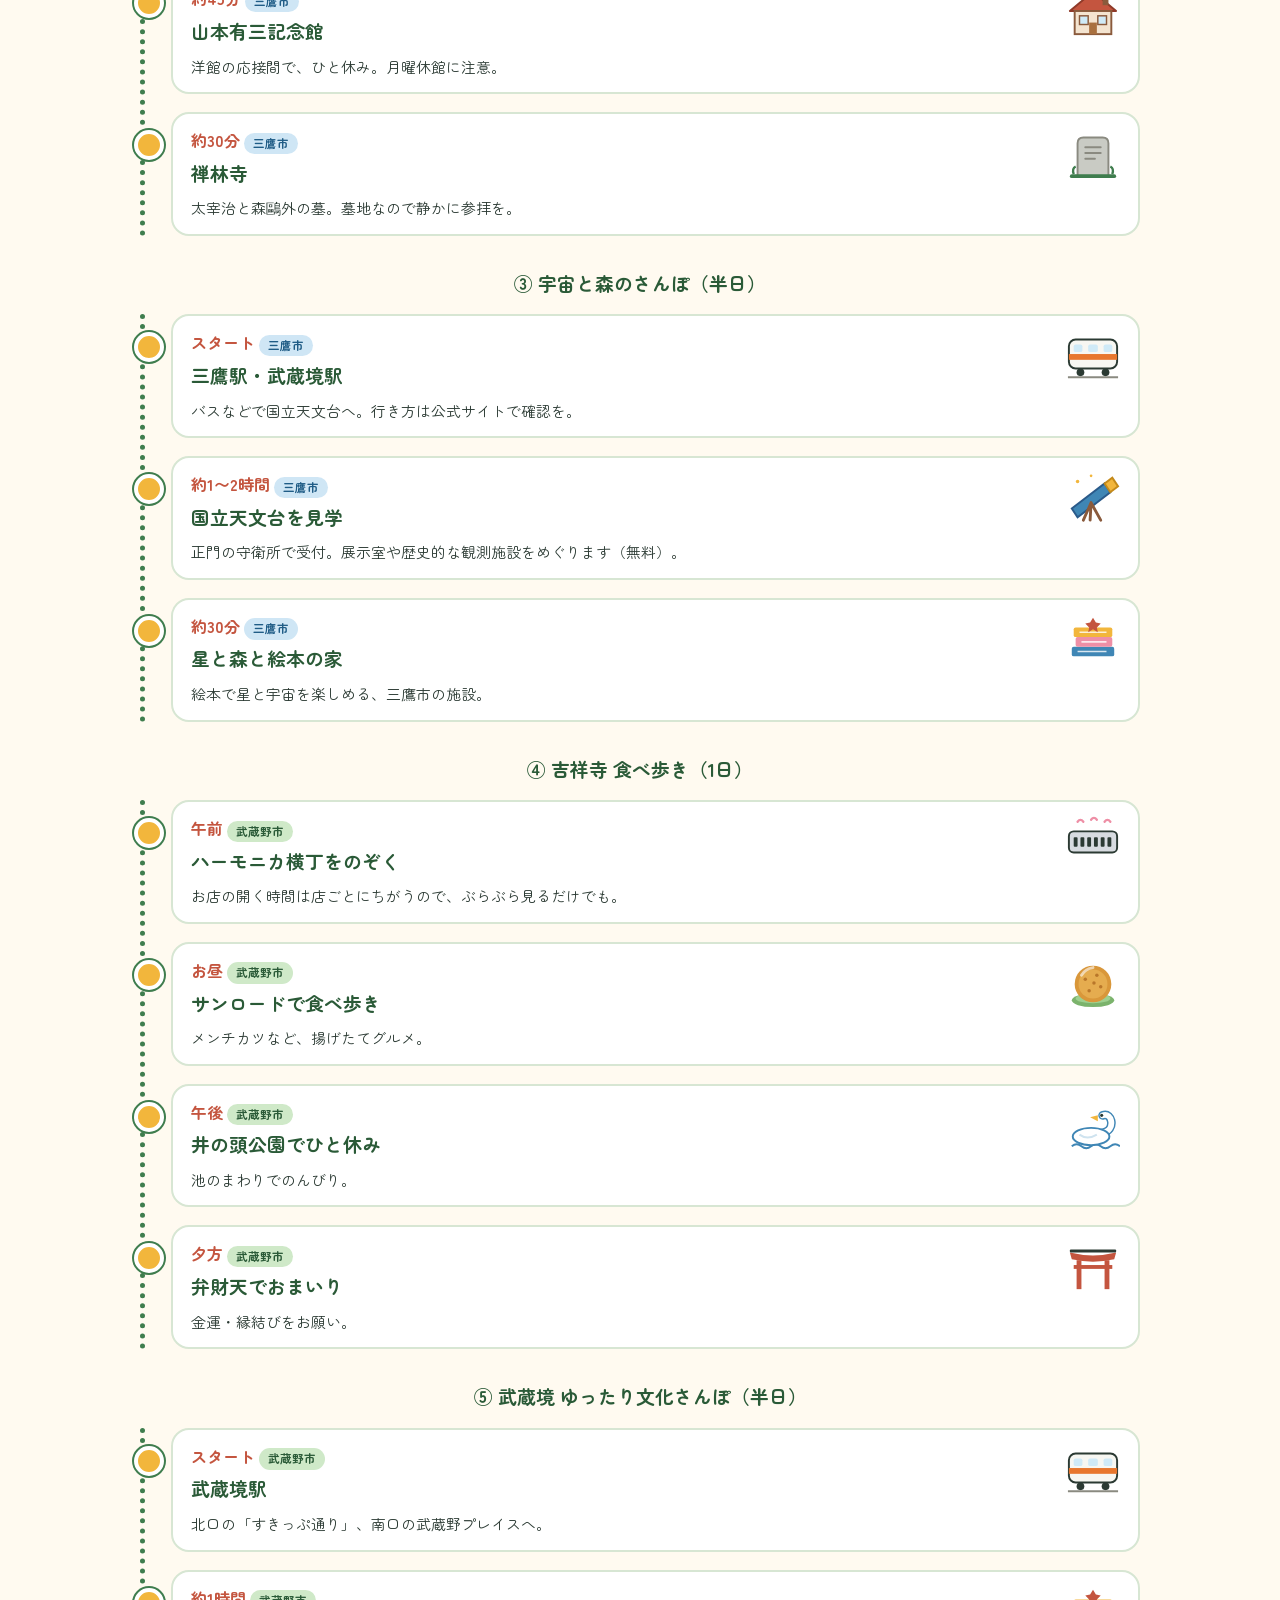
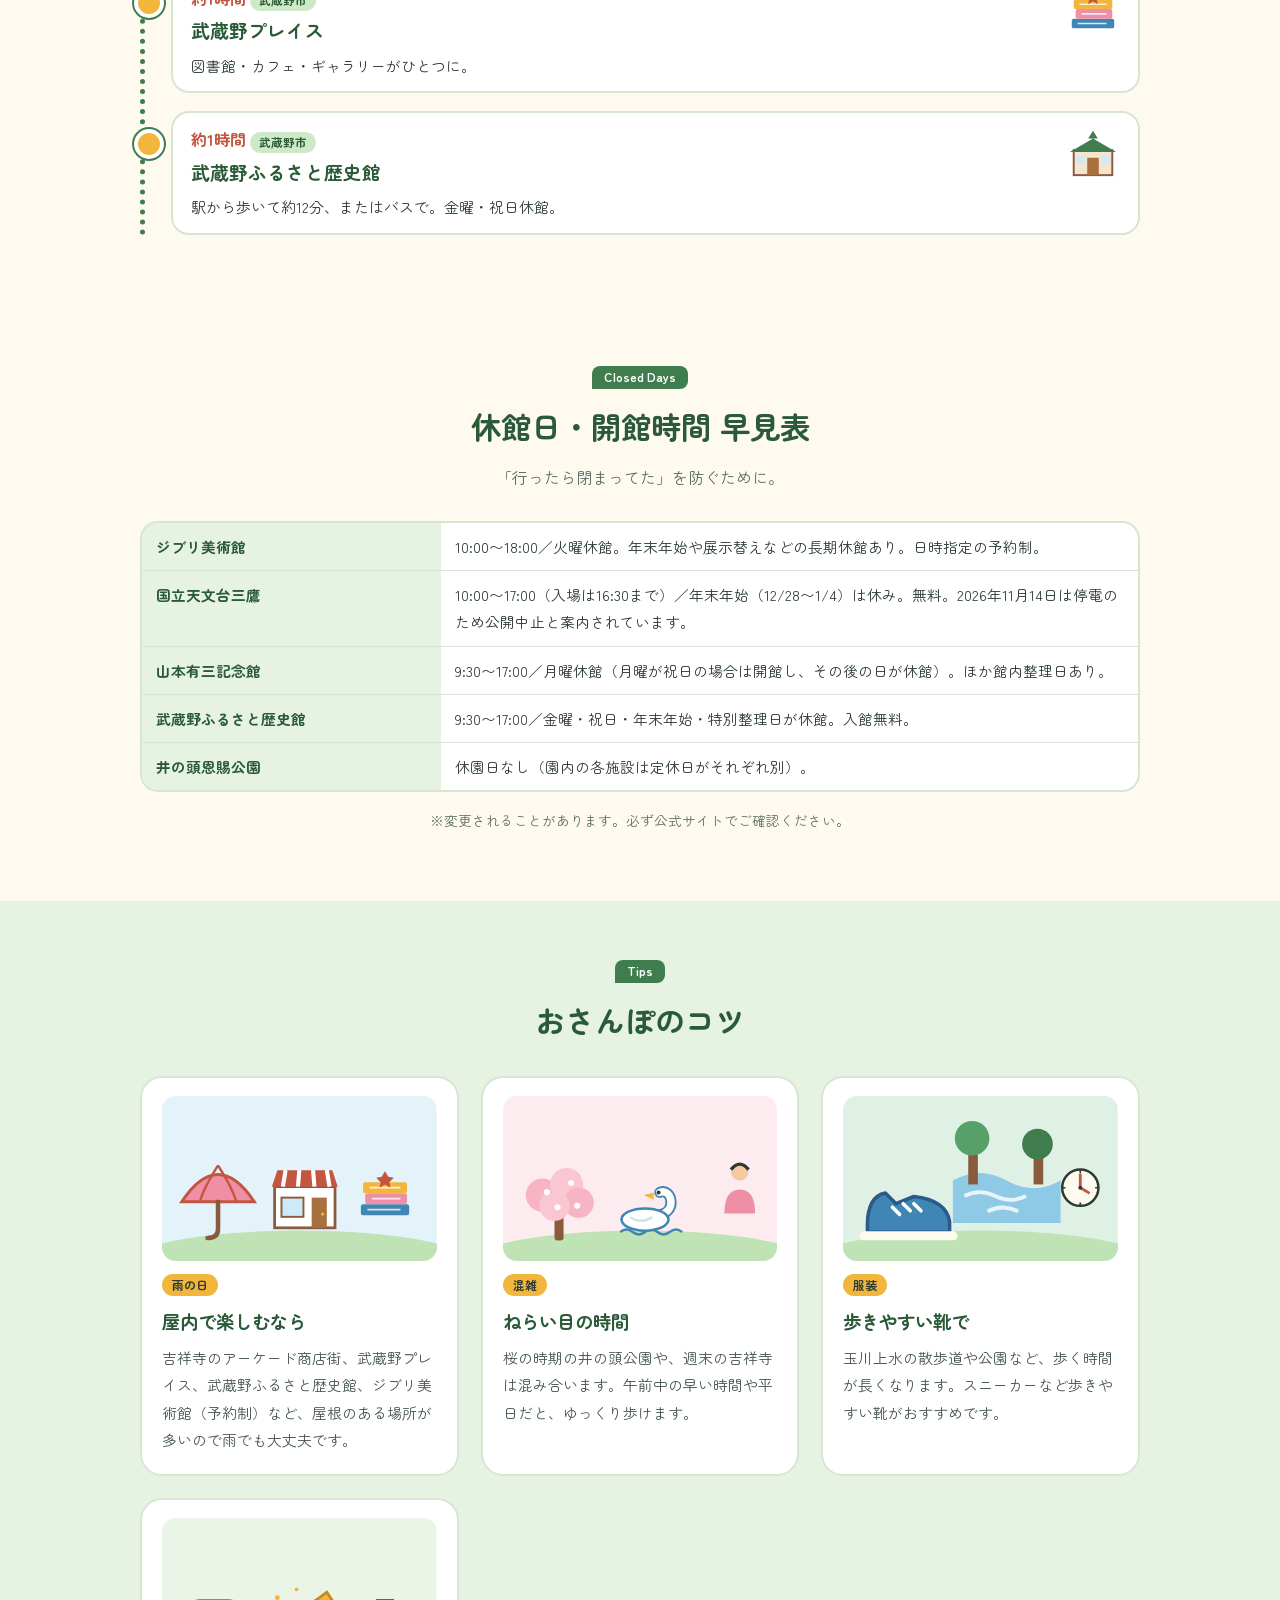
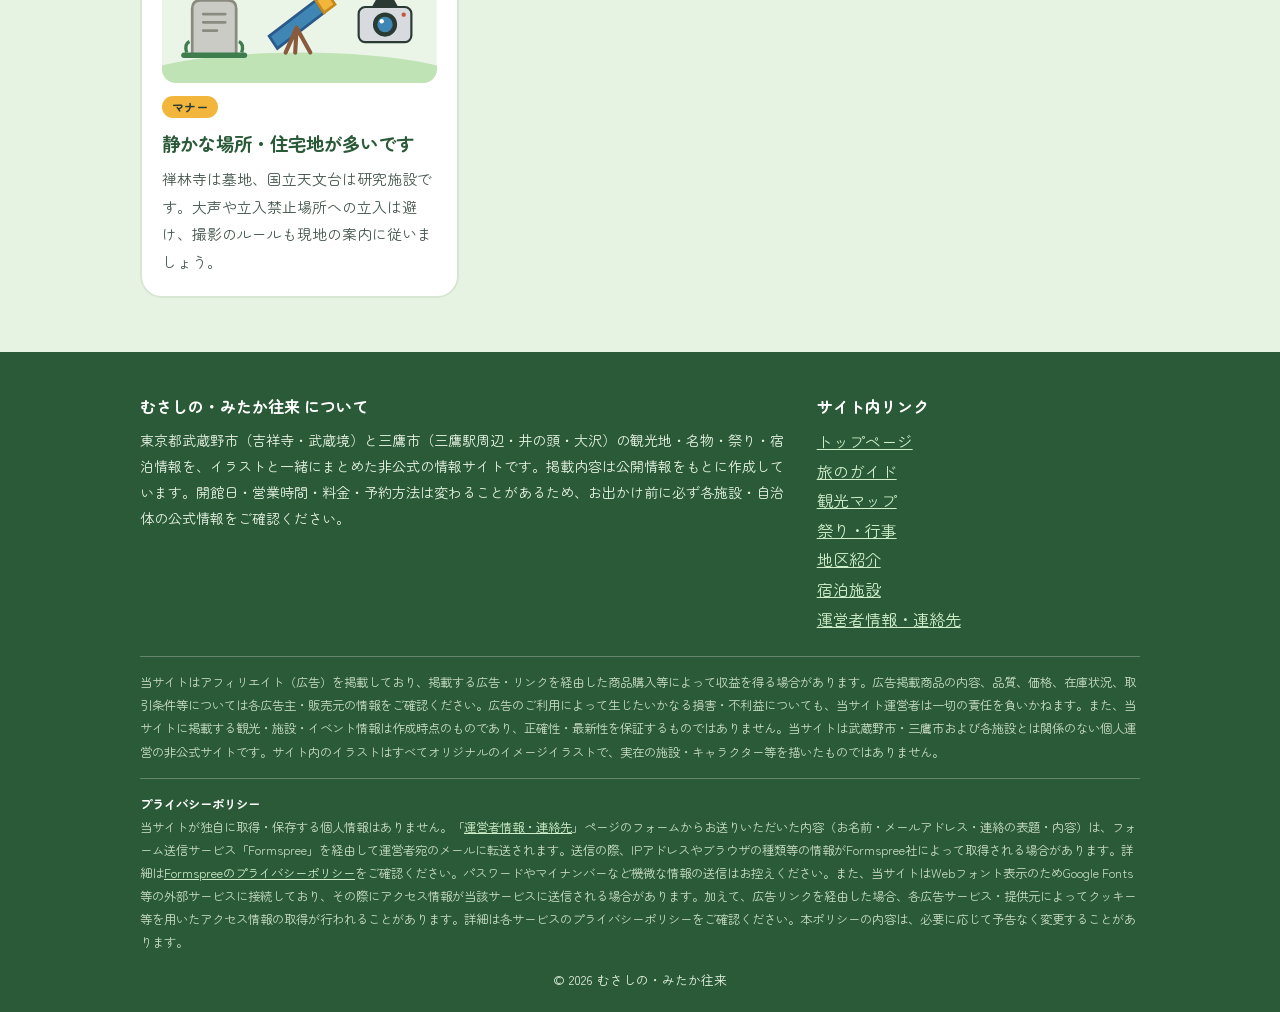
<file: guide.html>
<!DOCTYPE html>
<html lang="ja">
<head>
<meta charset="UTF-8">
<meta name="viewport" content="width=device-width, initial-scale=1.0">
<title>旅のガイド｜むさしの・みたか往来</title>
<meta name="description" content="武蔵野市・三鷹市の観光に役立つ、行き方・ジブリ美術館の予約方法・モデルコース・休館日の早見表をまとめました。">
<link rel="icon" type="image/svg+xml" href="favicon.svg">
<link rel="preconnect" href="https://fonts.googleapis.com">
<link rel="preconnect" href="https://fonts.gstatic.com" crossorigin>
<link href="https://fonts.googleapis.com/css2?family=Zen+Maru+Gothic:wght@400;500;700&display=swap" rel="stylesheet">
<link rel="stylesheet" href="style.css">
</head>
<body>
<header class="site-header">
<div class="wrap">
<a class="brand" href="index.html">
<svg class="brand-icon" viewBox="0 0 64 64" aria-hidden="true"><rect width="64" height="64" rx="14" fill="#dff0e4"/><rect x="29" y="34" width="6" height="22" fill="#8a5a3c"/><circle cx="32" cy="24" r="16" fill="#3f7d4e"/><circle cx="22" cy="28" r="9" fill="#58a06a"/><circle cx="42" cy="26" r="8" fill="#2a5a37"/><circle cx="32" cy="8" r="4" fill="#f2b63c"/></svg>
<span>むさしの・みたか往来<span class="brand-sub">東京都 武蔵野市・三鷹市 観光情報サイト（非公式）</span></span>
</a>
<nav class="main-nav"><a href="index.html">トップ</a><a href="guide.html" class="active">旅のガイド</a><a href="map.html">観光マップ</a><a href="matsuri.html">祭り・行事</a><a href="areas.html">地区紹介</a><a href="shukuhaku.html">宿泊施設</a></nav>
</div>
</header>
<!-- PR表記（ステマ規制・楽天アフィリエイトの規約対応）：広告が実際に表示されたときだけ出ます -->
<div class="pr-top" id="pr-top" role="note" hidden style="background:#fff;border-bottom:1px solid #e6dfd2;"><p style="max-width:1100px;margin:0 auto;padding:7px 16px;text-align:left;font-size:14px;line-height:1.6;color:#333;font-weight:500;"><b style="display:inline-block;background:#8a3a1d;color:#fff;border-radius:4px;padding:0 8px;margin-right:8px;font-size:12px;line-height:1.7;vertical-align:1px;">PR</b>このページには広告を含みます</p></div>
<script>(function(){var n=document.getElementById("pr-top");if(!n)return;function on(e){if(e.classList.contains("is-empty")||!e.getClientRects().length)return false;var c=getComputedStyle(e);if(c.display==="none"||c.visibility==="hidden")return false;return !!e.querySelector("a[href],iframe,img")}function chk(){var s=document.querySelectorAll("[data-ad-slot],.ad-frame");for(var i=0;i<s.length;i++){if(on(s[i])){n.hidden=false;if(mo)mo.disconnect();return}}}var mo=window.MutationObserver?new MutationObserver(function(){clearTimeout(t);t=setTimeout(chk,100)}):null,t;document.addEventListener("DOMContentLoaded",function(){chk();if(mo)mo.observe(document.body,{subtree:true,childList:true,attributes:true,attributeFilter:["hidden","class","style"]})});window.addEventListener("load",chk)})();</script>

<section class="page-hero"><div class="wrap"><div><h1>旅のガイド</h1><p>行き方、予約のコツ、モデルコース、休館日まで。おでかけ前に、ここだけ読めば安心です。</p></div><svg viewBox="0 0 300 160" aria-hidden="true"><g transform="translate(10 60) scale(1.3)"><path d="M4 16h48v9a4 4 0 0 0 0 8v9H4v-9a4 4 0 0 0 0-8z" fill="#f8cf5e" stroke="#c48a1a" stroke-width="2"/><path d="M38 16v26" stroke="#c48a1a" stroke-width="2" stroke-dasharray="3 3"/><circle cx="21" cy="29" r="7" fill="#fffaf0" stroke="#c48a1a" stroke-width="1.6"/><path d="M21 25v4l3 2" stroke="#c4553f" stroke-width="2" fill="none" stroke-linecap="round"/><path d="M43 24h5M43 29h5M43 34h5" stroke="#c48a1a" stroke-width="2"/></g><g transform="translate(90 60) scale(1.4)"><rect x="4" y="10" width="48" height="34" rx="8" fill="#f8cf5e" stroke="#2b3a33" stroke-width="2"/><rect x="9" y="16" width="14" height="11" rx="2" fill="#cfeaf7"/><rect x="26" y="16" width="14" height="11" rx="2" fill="#cfeaf7"/><rect x="43" y="16" width="6" height="18" rx="2" fill="#cfeaf7"/><circle cx="16" cy="46" r="5" fill="#2b3a33"/><circle cx="40" cy="46" r="5" fill="#2b3a33"/><rect x="8" y="33" width="30" height="3" fill="#c4553f"/></g><g transform="translate(170 50) scale(1.2)"><circle cx="28" cy="28" r="22" fill="#fffaf0" stroke="#2b3a33" stroke-width="3"/><path d="M28 12v16l10 6" stroke="#c4553f" stroke-width="3.4" fill="none" stroke-linecap="round"/><circle cx="28" cy="28" r="2.4" fill="#2b3a33"/><path d="M28 7v3M28 46v3M7 28h3M46 28h3" stroke="#2b3a33" stroke-width="2"/></g><g transform="translate(240 0) scale(0.9)"><g stroke="#f2b63c" stroke-width="3" stroke-linecap="round"><path d="M28 2v7M28 47v7M2 28h7M47 28h7M10 10l5 5M41 41l5 5M46 10l-5 5M15 41l-5 5"/></g><circle cx="28" cy="28" r="14" fill="#f8cf5e"/><circle cx="23" cy="25" r="1.8" fill="#8a5a3c"/><circle cx="33" cy="25" r="1.8" fill="#8a5a3c"/><path d="M22 32q6 5 12 0" stroke="#8a5a3c" stroke-width="1.8" fill="none"/></g><g transform="translate(120 6) scale(0.8)"><ellipse cx="28" cy="36" rx="24" ry="10" fill="#fff"/><circle cx="18" cy="30" r="10" fill="#fff"/><circle cx="32" cy="24" r="13" fill="#fff"/><circle cx="43" cy="32" r="9" fill="#fff"/></g></svg></div></section>
<div class="wrap" style="padding-top:26px"><div class="callout"><b>ご注意：</b>この表・手順は、公式サイトや公開情報をもとに作成した目安です。料金・時間・休館日・予約方法は変更されることがあります。お出かけ前に、必ず各施設の公式サイトでご確認ください。</div></div>
<section class="section " id="access">
<div class="wrap">
<div class="section-head"><span class="tag">Access</span><h2>行き方・まわり方</h2><p>中央線の3駅を起点にすると、動きやすいです。</p></div>
<div class="tbl-wrap"><table class="tbl">
<tr><th>都心から</th><td>JR中央線で、吉祥寺・三鷹・武蔵境の各駅へ。新宿から吉祥寺までは快速で20分前後が目安です（乗換案内アプリでご確認ください）。</td></tr>
<tr><th>駅の並び</th><td>中央線で、西へ「吉祥寺→三鷹→武蔵境」と1駅ずつ。吉祥寺と三鷹は隣の駅です。</td></tr>
<tr><th>京王井の頭線</th><td>渋谷方面から来る場合は、井の頭線の吉祥寺駅・井の頭公園駅も使えます。</td></tr>
<tr><th>吉祥寺駅 → ジブリ美術館</th><td>井の頭公園を通って徒歩約15分。吉祥寺駅南口から調布方面行きの路線バスもあり、最寄りのバス停は「万助橋」です。</td></tr>
<tr><th>三鷹駅南口 → ジブリ美術館</th><td>玉川上水ぞいの「風の散歩道」を歩いて約15分（案内看板あり）。コミュニティバス「みたかシティバス」なら約5分で、大人230円（現金・交通系IC）。美術館の休館日は減便になります。</td></tr>
<tr><th>国立天文台三鷹キャンパス</th><td>三鷹市大沢にあります。行き方は国立天文台の公式サイト「アクセス方法」でご確認ください。正門を入ってすぐの守衛所で見学の受付をします。</td></tr>
</table></div>
</div>
</section>
<section class="section alt" id="ghibli">
<div class="wrap">
<div class="section-head"><span class="tag">Ghibli Museum</span><h2>ジブリ美術館に行く人へ：予約ガイド</h2><p>いちばん失敗しやすいのがチケット。5ステップで確認しましょう。</p></div>
<ol class="steps">
<li><b>発売日を知る。</b>毎月10日の10:00に、翌月入場分のチケットが一斉に発売されます。人気の日は早く売り切れることがあるので、旅行の予定が決まったらすぐ確認を。</li>
<li><b>ローソンチケットで買う。</b>チケットはローソンチケット（ローチケWEB）で販売。美術館の窓口では販売していません。日付と、1時間ごとの入場時間を選びます。</li>
<li><b>受け取り方を選ぶ。</b>スマートフォンアプリの電子チケット、またはローソン店頭で発券する紙チケットのどちらか。</li>
<li><b>当日は指定時間から1時間以内に入場。</b>入れ替え制ではないので、入館後は閉館までゆっくり過ごせます。チケットに記名した人と同時に入場するので、全員そろってお越しください。本人確認用の身分証明書も持参を。</li>
<li><b>変更・払い戻しはできません。</b>行けなくなってもチケットの日時変更や払い戻しはできないので、予定が確定してから買うのがおすすめです。休館日は毎週火曜のほか、長期休館もあります。</li>
</ol>
<p class="note">最新の発売状況・料金・開館カレンダーは、<a href="https://www.ghibli-museum.jp/" target="_blank" rel="noopener noreferrer" style="text-decoration:underline;">三鷹の森ジブリ美術館公式サイト</a>でご確認ください。</p>
</div>
</section>
<section class="section " id="courses">
<div class="wrap">
<div class="section-head"><span class="tag">Model Courses</span><h2>目的別 モデルコース</h2><p>所要時間は目安です。ゆとりをもって計画してください。</p></div>
<h3 style="text-align:center;color:var(--green-d);margin:30px 0 14px">① 井の頭公園＋ジブリ美術館（半日）</h3><ul class="timeline"><li><svg viewBox="0 0 56 56" aria-hidden="true"><rect x="3" y="12" width="50" height="30" rx="7" fill="#f7f7f2" stroke="#2b3a33" stroke-width="2"/><rect x="3" y="27" width="50" height="6" fill="#e8772e"/><rect x="8" y="17" width="9" height="8" rx="2" fill="#cfeaf7"/><rect x="23" y="17" width="10" height="8" rx="2" fill="#cfeaf7"/><rect x="39" y="17" width="9" height="8" rx="2" fill="#cfeaf7"/><circle cx="15" cy="46" r="4" fill="#2b3a33"/><circle cx="41" cy="46" r="4" fill="#2b3a33"/><path d="M2 51h52" stroke="#8a8a80" stroke-width="2"/></svg><span class="when">10:00</span> <span class="chip m">武蔵野市</span><h3>吉祥寺駅に到着</h3><p>南口から井の頭公園へ。お昼は先に食べておくと安心。</p></li><li><svg viewBox="0 0 56 56" aria-hidden="true"><path d="M6 50q5-4 10 0t10 0t10 0t10 0t10 0" stroke="#3f86b5" fill="none" stroke-width="2"/><path d="M38 36C52 34 48 14 38 18" stroke="#3f86b5" stroke-width="9" fill="none" stroke-linecap="round"/><path d="M38 36C52 34 48 14 38 18" stroke="#fff" stroke-width="6" fill="none" stroke-linecap="round"/><ellipse cx="26" cy="40" rx="19" ry="9" fill="#fff" stroke="#3f86b5" stroke-width="2"/><path d="M14 38q8 6 18 0" stroke="#cfe3ef" stroke-width="2" fill="none"/><path d="M33 18l-8 2 8 4z" fill="#f2b63c"/><circle cx="37" cy="18" r="1.6" fill="#2b3a33"/></svg><span class="when">10:30</span> <span class="chip m">武蔵野市</span><h3>井の頭公園を散策</h3><p>池のまわりをぶらり。ボートや弁財天も。</p></li><li><svg viewBox="0 0 56 56" aria-hidden="true"><path d="M4 28L28 8l24 20z" fill="#c4553f" stroke="#8f3a29" stroke-width="2" stroke-linejoin="round"/><rect x="9" y="28" width="38" height="24" fill="#f4e4d0" stroke="#8a5a3c" stroke-width="2"/><rect x="14" y="33" width="9" height="9" fill="#cfeaf7" stroke="#8a5a3c" stroke-width="1.5"/><rect x="33" y="33" width="9" height="9" fill="#cfeaf7" stroke="#8a5a3c" stroke-width="1.5"/><rect x="24" y="40" width="8" height="12" fill="#a9703f"/><rect x="38" y="10" width="6" height="12" fill="#8a5a3c"/></svg><span class="when">11:30</span> <span class="chip t">三鷹市</span><h3>ジブリ美術館へ</h3><p>公園の西側へ歩いて約15分。予約した入場時間の1時間以内に入館します。</p></li><li><svg viewBox="0 0 56 56" aria-hidden="true"><path d="M14 6q-3 5 0 9M24 4q-3 6 0 10M34 6q-3 5 0 9" stroke="#b9c7c0" stroke-width="2.4" fill="none" stroke-linecap="round"/><path d="M8 20h34v12q0 14-17 14T8 32z" fill="#fff" stroke="#8a5a3c" stroke-width="2.4"/><path d="M42 24h4q6 0 6 6t-6 6h-5" stroke="#8a5a3c" stroke-width="2.4" fill="none"/><ellipse cx="25" cy="21" rx="15" ry="3" fill="#8a5a3c"/><path d="M4 50h42" stroke="#ee8fa6" stroke-width="4" stroke-linecap="round"/></svg><span class="when">午後</span> <span class="chip t">三鷹市</span><h3>館内でゆっくり</h3><p>入れ替え制ではないので、閉館時間までゆっくり。</p></li><li><svg viewBox="0 0 56 56" aria-hidden="true"><rect x="4" y="10" width="48" height="34" rx="8" fill="#f8cf5e" stroke="#2b3a33" stroke-width="2"/><rect x="9" y="16" width="14" height="11" rx="2" fill="#cfeaf7"/><rect x="26" y="16" width="14" height="11" rx="2" fill="#cfeaf7"/><rect x="43" y="16" width="6" height="18" rx="2" fill="#cfeaf7"/><circle cx="16" cy="46" r="5" fill="#2b3a33"/><circle cx="40" cy="46" r="5" fill="#2b3a33"/><rect x="8" y="33" width="30" height="3" fill="#c4553f"/></svg><span class="when">夕方</span> <span class="chip t">三鷹市</span><h3>三鷹駅へ</h3><p>みたかシティバス（約5分）か、玉川上水ぞいを歩いて三鷹駅へ。</p></li></ul><h3 style="text-align:center;color:var(--green-d);margin:30px 0 14px">② 太宰治・文学さんぽ（半日）</h3><ul class="timeline"><li><svg viewBox="0 0 56 56" aria-hidden="true"><rect x="3" y="12" width="50" height="30" rx="7" fill="#f7f7f2" stroke="#2b3a33" stroke-width="2"/><rect x="3" y="27" width="50" height="6" fill="#e8772e"/><rect x="8" y="17" width="9" height="8" rx="2" fill="#cfeaf7"/><rect x="23" y="17" width="10" height="8" rx="2" fill="#cfeaf7"/><rect x="39" y="17" width="9" height="8" rx="2" fill="#cfeaf7"/><circle cx="15" cy="46" r="4" fill="#2b3a33"/><circle cx="41" cy="46" r="4" fill="#2b3a33"/><path d="M2 51h52" stroke="#8a8a80" stroke-width="2"/></svg><span class="when">スタート</span> <span class="chip t">三鷹市</span><h3>三鷹駅南口</h3><p>玉川上水ぞいの「風の散歩道」へ。</p></li><li><svg viewBox="0 0 56 56" aria-hidden="true"><path d="M0 34q14-8 28 0t28 0v22H0z" fill="#8ec9e6"/><path d="M6 42q8-4 16 0t16 0M18 50q8-4 16 0" stroke="#fff" stroke-width="2" fill="none" opacity=".8"/><rect x="8" y="14" width="5" height="22" fill="#8a5a3c"/><circle cx="10" cy="12" r="9" fill="#58a06a"/><rect x="42" y="18" width="5" height="18" fill="#8a5a3c"/><circle cx="44" cy="15" r="8" fill="#3f7d4e"/></svg><span class="when">約20分</span> <span class="chip t">三鷹市</span><h3>玉川上水・玉鹿石</h3><p>太宰治にゆかりのある場所。静かに散歩を。</p></li><li><svg viewBox="0 0 56 56" aria-hidden="true"><path d="M4 28L28 8l24 20z" fill="#c4553f" stroke="#8f3a29" stroke-width="2" stroke-linejoin="round"/><rect x="9" y="28" width="38" height="24" fill="#f4e4d0" stroke="#8a5a3c" stroke-width="2"/><rect x="14" y="33" width="9" height="9" fill="#cfeaf7" stroke="#8a5a3c" stroke-width="1.5"/><rect x="33" y="33" width="9" height="9" fill="#cfeaf7" stroke="#8a5a3c" stroke-width="1.5"/><rect x="24" y="40" width="8" height="12" fill="#a9703f"/><rect x="38" y="10" width="6" height="12" fill="#8a5a3c"/></svg><span class="when">約45分</span> <span class="chip t">三鷹市</span><h3>山本有三記念館</h3><p>洋館の応接間で、ひと休み。月曜休館に注意。</p></li><li><svg viewBox="0 0 56 56" aria-hidden="true"><path d="M12 52V18q0-6 6-6h20q6 0 6 6v34z" fill="#c9cbc4" stroke="#8a8a80" stroke-width="2"/><path d="M20 22h16M20 28h16M20 34h10" stroke="#8a8a80" stroke-width="2" stroke-linecap="round"/><path d="M6 52h44" stroke="#3f7d4e" stroke-width="4" stroke-linecap="round"/><path d="M8 50q-2-6 2-8M48 50q2-6-2-8" stroke="#3f7d4e" stroke-width="2.4" fill="none"/></svg><span class="when">約30分</span> <span class="chip t">三鷹市</span><h3>禅林寺</h3><p>太宰治と森鷗外の墓。墓地なので静かに参拝を。</p></li></ul><h3 style="text-align:center;color:var(--green-d);margin:30px 0 14px">③ 宇宙と森のさんぽ（半日）</h3><ul class="timeline"><li><svg viewBox="0 0 56 56" aria-hidden="true"><rect x="3" y="12" width="50" height="30" rx="7" fill="#f7f7f2" stroke="#2b3a33" stroke-width="2"/><rect x="3" y="27" width="50" height="6" fill="#e8772e"/><rect x="8" y="17" width="9" height="8" rx="2" fill="#cfeaf7"/><rect x="23" y="17" width="10" height="8" rx="2" fill="#cfeaf7"/><rect x="39" y="17" width="9" height="8" rx="2" fill="#cfeaf7"/><circle cx="15" cy="46" r="4" fill="#2b3a33"/><circle cx="41" cy="46" r="4" fill="#2b3a33"/><path d="M2 51h52" stroke="#8a8a80" stroke-width="2"/></svg><span class="when">スタート</span> <span class="chip t">三鷹市</span><h3>三鷹駅・武蔵境駅</h3><p>バスなどで国立天文台へ。行き方は公式サイトで確認を。</p></li><li><svg viewBox="0 0 56 56" aria-hidden="true"><path d="M6 40L40 14l6 9L12 49z" fill="#3f86b5" stroke="#2a5a8a" stroke-width="2"/><path d="M40 14l8-6 6 9-8 6z" fill="#f2b63c" stroke="#c48a1a" stroke-width="2"/><path d="M26 34l-8 18M26 34l10 18M26 34l-1 18" stroke="#8a5a3c" stroke-width="3" stroke-linecap="round"/><circle cx="12" cy="12" r="1.8" fill="#f2b63c"/><circle cx="26" cy="6" r="1.4" fill="#f2b63c"/></svg><span class="when">約1〜2時間</span> <span class="chip t">三鷹市</span><h3>国立天文台を見学</h3><p>正門の守衛所で受付。展示室や歴史的な観測施設をめぐります（無料）。</p></li><li><svg viewBox="0 0 56 56" aria-hidden="true"><rect x="6" y="36" width="44" height="10" rx="2" fill="#3f86b5"/><rect x="10" y="26" width="38" height="10" rx="2" fill="#ee8fa6"/><rect x="8" y="16" width="40" height="10" rx="2" fill="#f2b63c"/><path d="M12 41h30M16 31h26M14 21h28" stroke="#fff" stroke-width="1.6" opacity=".8"/><path d="M28 6l3 5 5 1-4 4 1 5-5-3-5 3 1-5-4-4 5-1z" fill="#c4553f"/></svg><span class="when">約30分</span> <span class="chip t">三鷹市</span><h3>星と森と絵本の家</h3><p>絵本で星と宇宙を楽しめる、三鷹市の施設。</p></li></ul><h3 style="text-align:center;color:var(--green-d);margin:30px 0 14px">④ 吉祥寺 食べ歩き（1日）</h3><ul class="timeline"><li><svg viewBox="0 0 56 56" aria-hidden="true"><rect x="3" y="18" width="50" height="22" rx="5" fill="#d7dbe0" stroke="#2b3a33" stroke-width="2"/><g fill="#2b3a33"><rect x="8" y="24" width="4" height="10" rx="1"/><rect x="15" y="24" width="4" height="10" rx="1"/><rect x="22" y="24" width="4" height="10" rx="1"/><rect x="29" y="24" width="4" height="10" rx="1"/><rect x="36" y="24" width="4" height="10" rx="1"/><rect x="43" y="24" width="4" height="10" rx="1"/></g><path d="M12 8q3-4 6 0M26 6q3-4 6 0M40 8q3-4 6 0" stroke="#ee8fa6" stroke-width="2.4" fill="none" stroke-linecap="round"/></svg><span class="when">午前</span> <span class="chip m">武蔵野市</span><h3>ハーモニカ横丁をのぞく</h3><p>お店の開く時間は店ごとにちがうので、ぶらぶら見るだけでも。</p></li><li><svg viewBox="0 0 56 56" aria-hidden="true"><ellipse cx="28" cy="46" rx="22" ry="7" fill="#7bb36c"/><ellipse cx="28" cy="44" rx="18" ry="5" fill="#9ed08f"/><circle cx="28" cy="29" r="19" fill="#d9973a"/><circle cx="28" cy="29" r="15" fill="#e5ac4f"/><g fill="#b9772a"><circle cx="20" cy="24" r="1.8"/><circle cx="32" cy="20" r="1.8"/><circle cx="36" cy="32" r="1.8"/><circle cx="24" cy="36" r="1.8"/><circle cx="29" cy="28" r="1.8"/></g><path d="M16 20q4-7 12-8" stroke="#fff" stroke-width="3" stroke-linecap="round" fill="none" opacity=".6"/></svg><span class="when">お昼</span> <span class="chip m">武蔵野市</span><h3>サンロードで食べ歩き</h3><p>メンチカツなど、揚げたてグルメ。</p></li><li><svg viewBox="0 0 56 56" aria-hidden="true"><path d="M6 50q5-4 10 0t10 0t10 0t10 0t10 0" stroke="#3f86b5" fill="none" stroke-width="2"/><path d="M38 36C52 34 48 14 38 18" stroke="#3f86b5" stroke-width="9" fill="none" stroke-linecap="round"/><path d="M38 36C52 34 48 14 38 18" stroke="#fff" stroke-width="6" fill="none" stroke-linecap="round"/><ellipse cx="26" cy="40" rx="19" ry="9" fill="#fff" stroke="#3f86b5" stroke-width="2"/><path d="M14 38q8 6 18 0" stroke="#cfe3ef" stroke-width="2" fill="none"/><path d="M33 18l-8 2 8 4z" fill="#f2b63c"/><circle cx="37" cy="18" r="1.6" fill="#2b3a33"/></svg><span class="when">午後</span> <span class="chip m">武蔵野市</span><h3>井の頭公園でひと休み</h3><p>池のまわりでのんびり。</p></li><li><svg viewBox="0 0 56 56" aria-hidden="true"><path d="M4 14q24 6 48 0l-2 7q-22 5-44 0z" fill="#c4553f"/><rect x="11" y="22" width="5" height="30" fill="#c4553f"/><rect x="40" y="22" width="5" height="30" fill="#c4553f"/><rect x="8" y="27" width="40" height="4" fill="#c4553f"/><rect x="4" y="11" width="48" height="3" rx="1" fill="#2b3a33"/></svg><span class="when">夕方</span> <span class="chip m">武蔵野市</span><h3>弁財天でおまいり</h3><p>金運・縁結びをお願い。</p></li></ul><h3 style="text-align:center;color:var(--green-d);margin:30px 0 14px">⑤ 武蔵境 ゆったり文化さんぽ（半日）</h3><ul class="timeline"><li><svg viewBox="0 0 56 56" aria-hidden="true"><rect x="3" y="12" width="50" height="30" rx="7" fill="#f7f7f2" stroke="#2b3a33" stroke-width="2"/><rect x="3" y="27" width="50" height="6" fill="#e8772e"/><rect x="8" y="17" width="9" height="8" rx="2" fill="#cfeaf7"/><rect x="23" y="17" width="10" height="8" rx="2" fill="#cfeaf7"/><rect x="39" y="17" width="9" height="8" rx="2" fill="#cfeaf7"/><circle cx="15" cy="46" r="4" fill="#2b3a33"/><circle cx="41" cy="46" r="4" fill="#2b3a33"/><path d="M2 51h52" stroke="#8a8a80" stroke-width="2"/></svg><span class="when">スタート</span> <span class="chip m">武蔵野市</span><h3>武蔵境駅</h3><p>北口の「すきっぷ通り」、南口の武蔵野プレイスへ。</p></li><li><svg viewBox="0 0 56 56" aria-hidden="true"><rect x="6" y="36" width="44" height="10" rx="2" fill="#3f86b5"/><rect x="10" y="26" width="38" height="10" rx="2" fill="#ee8fa6"/><rect x="8" y="16" width="40" height="10" rx="2" fill="#f2b63c"/><path d="M12 41h30M16 31h26M14 21h28" stroke="#fff" stroke-width="1.6" opacity=".8"/><path d="M28 6l3 5 5 1-4 4 1 5-5-3-5 3 1-5-4-4 5-1z" fill="#c4553f"/></svg><span class="when">約1時間</span> <span class="chip m">武蔵野市</span><h3>武蔵野プレイス</h3><p>図書館・カフェ・ギャラリーがひとつに。</p></li><li><svg viewBox="0 0 56 56" aria-hidden="true"><rect x="8" y="26" width="40" height="26" fill="#f4e4d0" stroke="#8a5a3c" stroke-width="2"/><path d="M28 6l-5 8h10zM4 28l24-14 24 14z" fill="#3f7d4e"/><rect x="22" y="34" width="12" height="18" fill="#a9703f"/><rect x="11" y="32" width="8" height="8" fill="#cfeaf7"/><rect x="37" y="32" width="8" height="8" fill="#cfeaf7"/></svg><span class="when">約1時間</span> <span class="chip m">武蔵野市</span><h3>武蔵野ふるさと歴史館</h3><p>駅から歩いて約12分、またはバスで。金曜・祝日休館。</p></li></ul>
</div>
</section>
<section class="section alt" aria-label="広告" hidden>
<div class="wrap">
<div class="section-head"><span class="tag">PR</span><h2>おすすめ・広告</h2></div>
<div class="ad-row"><div class="ad-slot" data-ad-slot="ad3" hidden>
<span class="ad-label">広告</span>
<div class="ad-body"></div>
</div><div class="ad-slot" data-ad-slot="ad4" hidden>
<span class="ad-label">広告</span>
<div class="ad-body"></div>
</div></div>
</div>
</section>
<section class="section " id="closed">
<div class="wrap">
<div class="section-head"><span class="tag">Closed Days</span><h2>休館日・開館時間 早見表</h2><p>「行ったら閉まってた」を防ぐために。</p></div>
<div class="tbl-wrap"><table class="tbl">
<tr><th>ジブリ美術館</th><td>10:00〜18:00／火曜休館。年末年始や展示替えなどの長期休館あり。日時指定の予約制。</td></tr>
<tr><th>国立天文台三鷹</th><td>10:00〜17:00（入場は16:30まで）／年末年始（12/28〜1/4）は休み。無料。2026年11月14日は停電のため公開中止と案内されています。</td></tr>
<tr><th>山本有三記念館</th><td>9:30〜17:00／月曜休館（月曜が祝日の場合は開館し、その後の日が休館）。ほか館内整理日あり。</td></tr>
<tr><th>武蔵野ふるさと歴史館</th><td>9:30〜17:00／金曜・祝日・年末年始・特別整理日が休館。入館無料。</td></tr>
<tr><th>井の頭恩賜公園</th><td>休園日なし（園内の各施設は定休日がそれぞれ別）。</td></tr>
</table></div>
<p class="note">※変更されることがあります。必ず公式サイトでご確認ください。</p>
</div>
</section>
<section class="section alt" id="tips">
<div class="wrap">
<div class="section-head"><span class="tag">Tips</span><h2>おさんぽのコツ</h2><p></p></div>
<div class="grid"><div class="card"><svg class="icon" viewBox="0 0 200 120" role="img" aria-hidden="true"><rect width="200" height="120" fill="#e4f2fa"/><ellipse cx="100" cy="124" rx="130" ry="26" fill="#bfe3b4"/><g transform="translate(10 44) scale(1.1)"><path d="M4 30Q28-6 52 30z" fill="#ee8fa6" stroke="#c4553f" stroke-width="2"/><path d="M28 30v18q0 6-7 6" stroke="#8a5a3c" stroke-width="3" fill="none" stroke-linecap="round"/><path d="M16 30q2-8 12-24M40 30q-2-8-12-24" stroke="#c4553f" stroke-width="1.6" fill="none"/></g><g transform="translate(76 44) scale(1.0)"><rect x="6" y="22" width="44" height="30" fill="#fff" stroke="#8a5a3c" stroke-width="2"/><path d="M4 22l4-12h40l4 12z" fill="#c4553f"/><path d="M14 10l-2 12M24 10l-1 12M34 10l1 12M44 10l2 12" stroke="#fff" stroke-width="3"/><rect x="11" y="30" width="16" height="14" fill="#cfeaf7" stroke="#8a5a3c" stroke-width="1.4"/><rect x="33" y="30" width="11" height="22" fill="#a9703f"/><circle cx="41" cy="42" r="1.2" fill="#f2b63c"/></g><g transform="translate(140 50) scale(0.8)"><rect x="6" y="36" width="44" height="10" rx="2" fill="#3f86b5"/><rect x="10" y="26" width="38" height="10" rx="2" fill="#ee8fa6"/><rect x="8" y="16" width="40" height="10" rx="2" fill="#f2b63c"/><path d="M12 41h30M16 31h26M14 21h28" stroke="#fff" stroke-width="1.6" opacity=".8"/><path d="M28 6l3 5 5 1-4 4 1 5-5-3-5 3 1-5-4-4 5-1z" fill="#c4553f"/></g></svg><span class="place ">雨の日</span><h3>屋内で楽しむなら</h3><p>吉祥寺のアーケード商店街、武蔵野プレイス、武蔵野ふるさと歴史館、ジブリ美術館（予約制）など、屋根のある場所が多いので雨でも大丈夫です。</p></div><div class="card"><svg class="icon" viewBox="0 0 200 120" role="img" aria-hidden="true"><rect width="200" height="120" fill="#fdecef"/><ellipse cx="100" cy="124" rx="130" ry="26" fill="#bfe3b4"/><g transform="translate(10 48) scale(1.1)"><rect x="25" y="32" width="6" height="20" rx="2" fill="#8a5a3c"/><circle cx="17" cy="22" r="11" fill="#f7b4c4"/><circle cx="33" cy="15" r="11" fill="#f9c6d2"/><circle cx="41" cy="27" r="10" fill="#f7b4c4"/><circle cx="25" cy="29" r="10" fill="#f9c6d2"/><circle cx="20" cy="20" r="2" fill="#fff"/><circle cx="36" cy="14" r="2" fill="#fff"/><circle cx="40" cy="29" r="2" fill="#fff"/><circle cx="27" cy="30" r="2" fill="#fff"/></g><g transform="translate(80 54) scale(0.9)"><path d="M6 50q5-4 10 0t10 0t10 0t10 0t10 0" stroke="#3f86b5" fill="none" stroke-width="2"/><path d="M38 36C52 34 48 14 38 18" stroke="#3f86b5" stroke-width="9" fill="none" stroke-linecap="round"/><path d="M38 36C52 34 48 14 38 18" stroke="#fff" stroke-width="6" fill="none" stroke-linecap="round"/><ellipse cx="26" cy="40" rx="19" ry="9" fill="#fff" stroke="#3f86b5" stroke-width="2"/><path d="M14 38q8 6 18 0" stroke="#cfe3ef" stroke-width="2" fill="none"/><path d="M33 18l-8 2 8 4z" fill="#f2b63c"/><circle cx="37" cy="18" r="1.6" fill="#2b3a33"/></g><g transform="translate(150 44) scale(0.8)"><circle cx="28" cy="14" r="8" fill="#f6c9a0"/><path d="M14 52q0-22 14-22t14 22z" fill="#ee8fa6"/><path d="M20 12q8-10 16 0" stroke="#2b3a33" stroke-width="3" fill="none"/></g></svg><span class="place ">混雑</span><h3>ねらい目の時間</h3><p>桜の時期の井の頭公園や、週末の吉祥寺は混み合います。午前中の早い時間や平日だと、ゆっくり歩けます。</p></div><div class="card"><svg class="icon" viewBox="0 0 200 120" role="img" aria-hidden="true"><rect width="200" height="120" fill="#dff0e4"/><ellipse cx="100" cy="124" rx="130" ry="26" fill="#bfe3b4"/><g transform="translate(10 42) scale(1.3)"><path d="M6 40q0-16 10-18l6 6 10-4q18 2 20 14v6H6z" fill="#3f86b5" stroke="#2a5a8a" stroke-width="2" stroke-linejoin="round"/><path d="M4 46h50" stroke="#fffaf0" stroke-width="5" stroke-linecap="round"/><path d="M20 30l4 4M26 28l4 4M32 28l4 4" stroke="#fff" stroke-width="2" stroke-linecap="round"/></g><g transform="translate(80 14) scale(1.4)"><path d="M0 34q14-8 28 0t28 0v22H0z" fill="#8ec9e6"/><path d="M6 42q8-4 16 0t16 0M18 50q8-4 16 0" stroke="#fff" stroke-width="2" fill="none" opacity=".8"/><rect x="8" y="14" width="5" height="22" fill="#8a5a3c"/><circle cx="10" cy="12" r="9" fill="#58a06a"/><rect x="42" y="18" width="5" height="18" fill="#8a5a3c"/><circle cx="44" cy="15" r="8" fill="#3f7d4e"/></g><g transform="translate(156 50) scale(0.6)"><circle cx="28" cy="28" r="22" fill="#fffaf0" stroke="#2b3a33" stroke-width="3"/><path d="M28 12v16l10 6" stroke="#c4553f" stroke-width="3.4" fill="none" stroke-linecap="round"/><circle cx="28" cy="28" r="2.4" fill="#2b3a33"/><path d="M28 7v3M28 46v3M7 28h3M46 28h3" stroke="#2b3a33" stroke-width="2"/></g></svg><span class="place ">服装</span><h3>歩きやすい靴で</h3><p>玉川上水の散歩道や公園など、歩く時間が長くなります。スニーカーなど歩きやすい靴がおすすめです。</p></div><div class="card"><svg class="icon" viewBox="0 0 200 120" role="img" aria-hidden="true"><rect width="200" height="120" fill="#eaf4e7"/><ellipse cx="100" cy="124" rx="130" ry="26" fill="#bfe3b4"/><g transform="translate(10 48) scale(1.0)"><path d="M12 52V18q0-6 6-6h20q6 0 6 6v34z" fill="#c9cbc4" stroke="#8a8a80" stroke-width="2"/><path d="M20 22h16M20 28h16M20 34h10" stroke="#8a8a80" stroke-width="2" stroke-linecap="round"/><path d="M6 52h44" stroke="#3f7d4e" stroke-width="4" stroke-linecap="round"/><path d="M8 50q-2-6 2-8M48 50q2-6-2-8" stroke="#3f7d4e" stroke-width="2.4" fill="none"/></g><g transform="translate(72 46) scale(1.0)"><path d="M6 40L40 14l6 9L12 49z" fill="#3f86b5" stroke="#2a5a8a" stroke-width="2"/><path d="M40 14l8-6 6 9-8 6z" fill="#f2b63c" stroke="#c48a1a" stroke-width="2"/><path d="M26 34l-8 18M26 34l10 18M26 34l-1 18" stroke="#8a5a3c" stroke-width="3" stroke-linecap="round"/><circle cx="12" cy="12" r="1.8" fill="#f2b63c"/><circle cx="26" cy="6" r="1.4" fill="#f2b63c"/></g><g transform="translate(140 52) scale(0.8)"><rect x="4" y="16" width="48" height="32" rx="6" fill="#d7dbe0" stroke="#2b3a33" stroke-width="2"/><path d="M16 16l4-7h16l4 7" fill="#2b3a33"/><circle cx="28" cy="32" r="11" fill="#2b3a33"/><circle cx="28" cy="32" r="7" fill="#3f86b5"/><circle cx="25" cy="29" r="2" fill="#fff"/><circle cx="45" cy="23" r="2" fill="#c4553f"/></g></svg><span class="place ">マナー</span><h3>静かな場所・住宅地が多いです</h3><p>禅林寺は墓地、国立天文台は研究施設です。大声や立入禁止場所への立入は避け、撮影のルールも現地の案内に従いましょう。</p></div></div>
</div>
</section>
<footer class="site-footer">
<div class="wrap">
<div class="footer-grid">
<div>
<h4>むさしの・みたか往来 について</h4>
<p>東京都武蔵野市（吉祥寺・武蔵境）と三鷹市（三鷹駅周辺・井の頭・大沢）の観光地・名物・祭り・宿泊情報を、イラストと一緒にまとめた非公式の情報サイトです。掲載内容は公開情報をもとに作成しています。開館日・営業時間・料金・予約方法は変わることがあるため、お出かけ前に必ず各施設・自治体の公式情報をご確認ください。</p>
</div>
<div>
<h4>サイト内リンク</h4>
<ul>
<li><a href="index.html">トップページ</a></li>
<li><a href="guide.html">旅のガイド</a></li>
<li><a href="map.html">観光マップ</a></li>
<li><a href="matsuri.html">祭り・行事</a></li>
<li><a href="areas.html">地区紹介</a></li>
<li><a href="shukuhaku.html">宿泊施設</a></li>
<li><a href="unei.html">運営者情報・連絡先</a></li>
</ul>
</div>
</div>
<div class="disclaimer">当サイトはアフィリエイト（広告）を掲載しており、掲載する広告・リンクを経由した商品購入等によって収益を得る場合があります。広告掲載商品の内容、品質、価格、在庫状況、取引条件等については各広告主・販売元の情報をご確認ください。広告のご利用によって生じたいかなる損害・不利益についても、当サイト運営者は一切の責任を負いかねます。また、当サイトに掲載する観光・施設・イベント情報は作成時点のものであり、正確性・最新性を保証するものではありません。当サイトは武蔵野市・三鷹市および各施設とは関係のない個人運営の非公式サイトです。サイト内のイラストはすべてオリジナルのイメージイラストで、実在の施設・キャラクター等を描いたものではありません。</div>
<div class="disclaimer" style="margin-top:14px;">
<strong style="color:#fff;">プライバシーポリシー</strong><br>
当サイトが独自に取得・保存する個人情報はありません。「<a href="unei.html">運営者情報・連絡先</a>」ページのフォームからお送りいただいた内容（お名前・メールアドレス・連絡の表題・内容）は、フォーム送信サービス「Formspree」を経由して運営者宛のメールに転送されます。送信の際、IPアドレスやブラウザの種類等の情報がFormspree社によって取得される場合があります。詳細は<a href="https://formspree.io/legal/privacy-policy/" target="_blank" rel="noopener noreferrer">Formspreeのプライバシーポリシー</a>をご確認ください。パスワードやマイナンバーなど機微な情報の送信はお控えください。また、当サイトはWebフォント表示のためGoogle Fonts等の外部サービスに接続しており、その際にアクセス情報が当該サービスに送信される場合があります。加えて、広告リンクを経由した場合、各広告サービス・提供元によってクッキー等を用いたアクセス情報の取得が行われることがあります。詳細は各サービスのプライバシーポリシーをご確認ください。本ポリシーの内容は、必要に応じて予告なく変更することがあります。</div>
<div class="copyright"><span id="copyright-text">© 2026 むさしの・みたか往来</span></div>
</div>
</footer>
<script>
(function(){var s=2026,c=new Date().getFullYear(),e=document.getElementById('copyright-text');if(e){e.textContent='\u00A9 '+(c>s?s+'-'+c:s)+' むさしの・みたか往来';}})();
</script>
<script src="ads.js" defer></script>
</body>
</html>
</file>
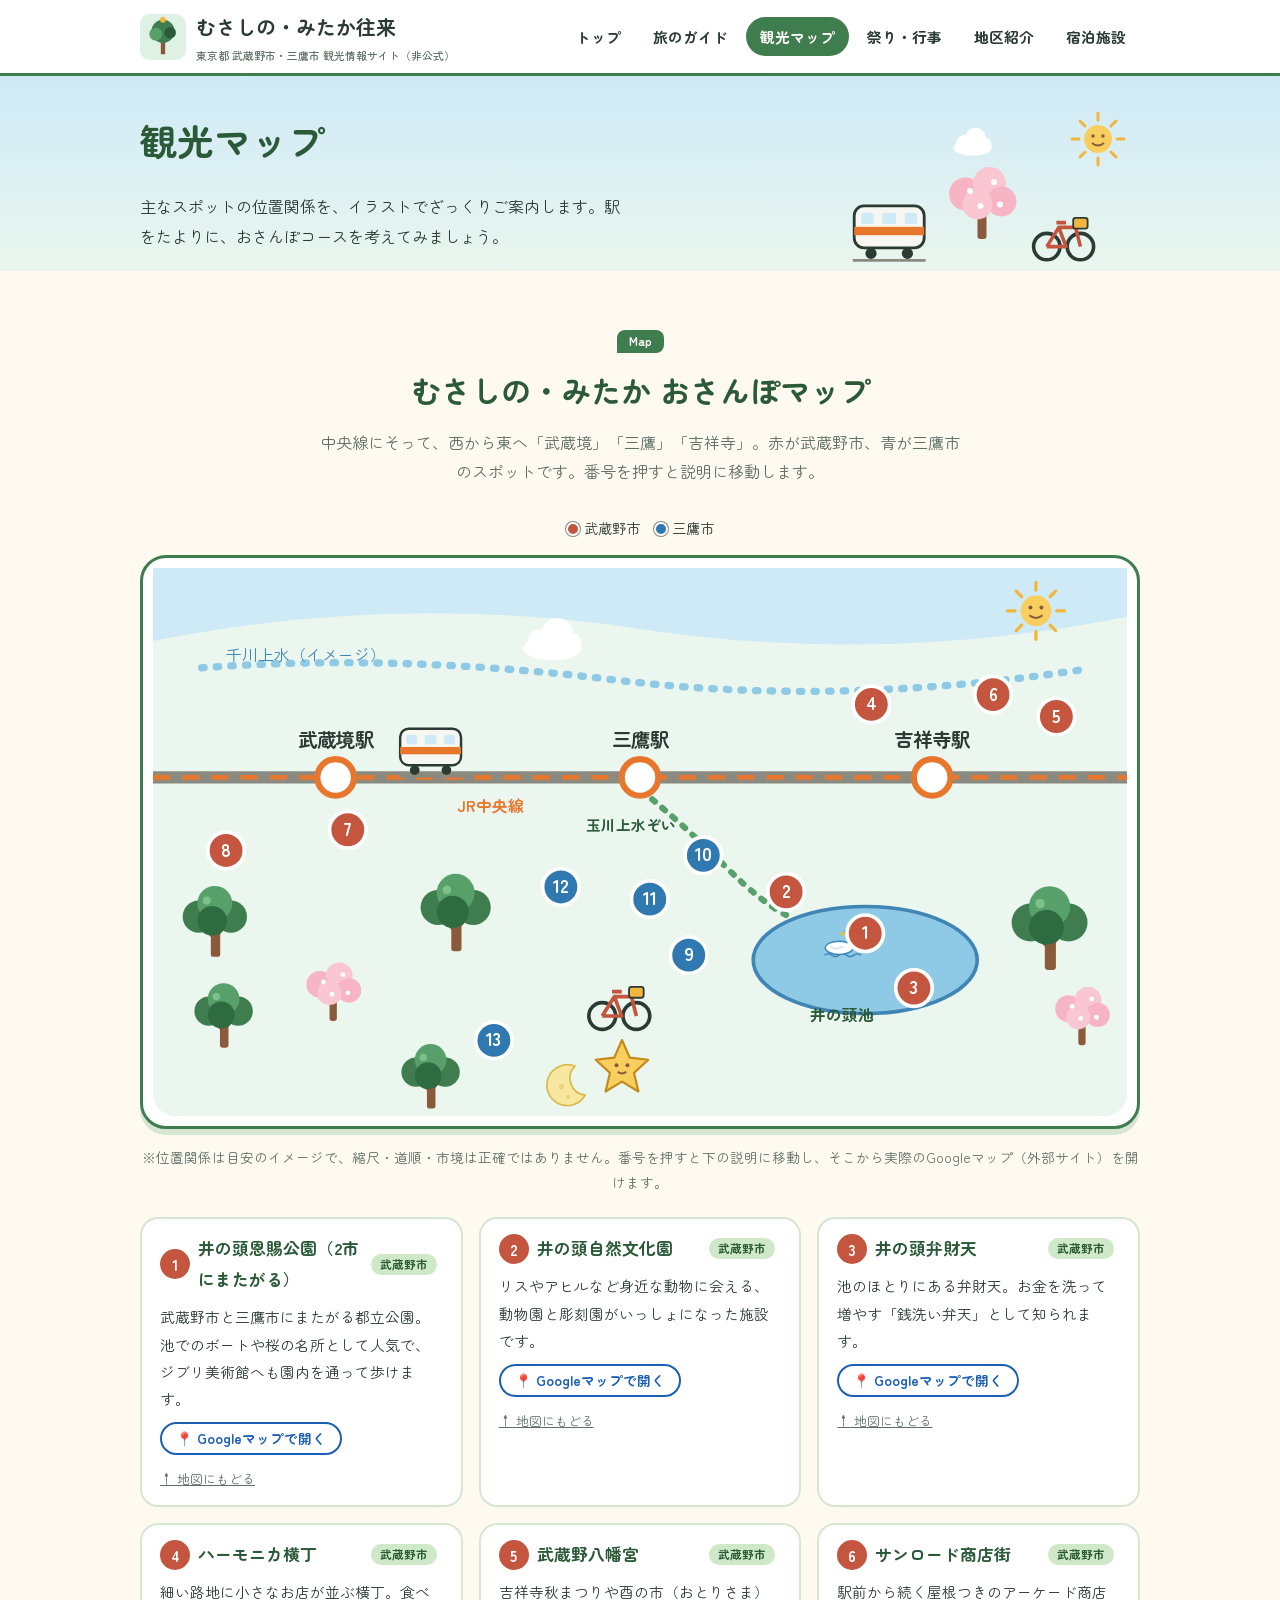
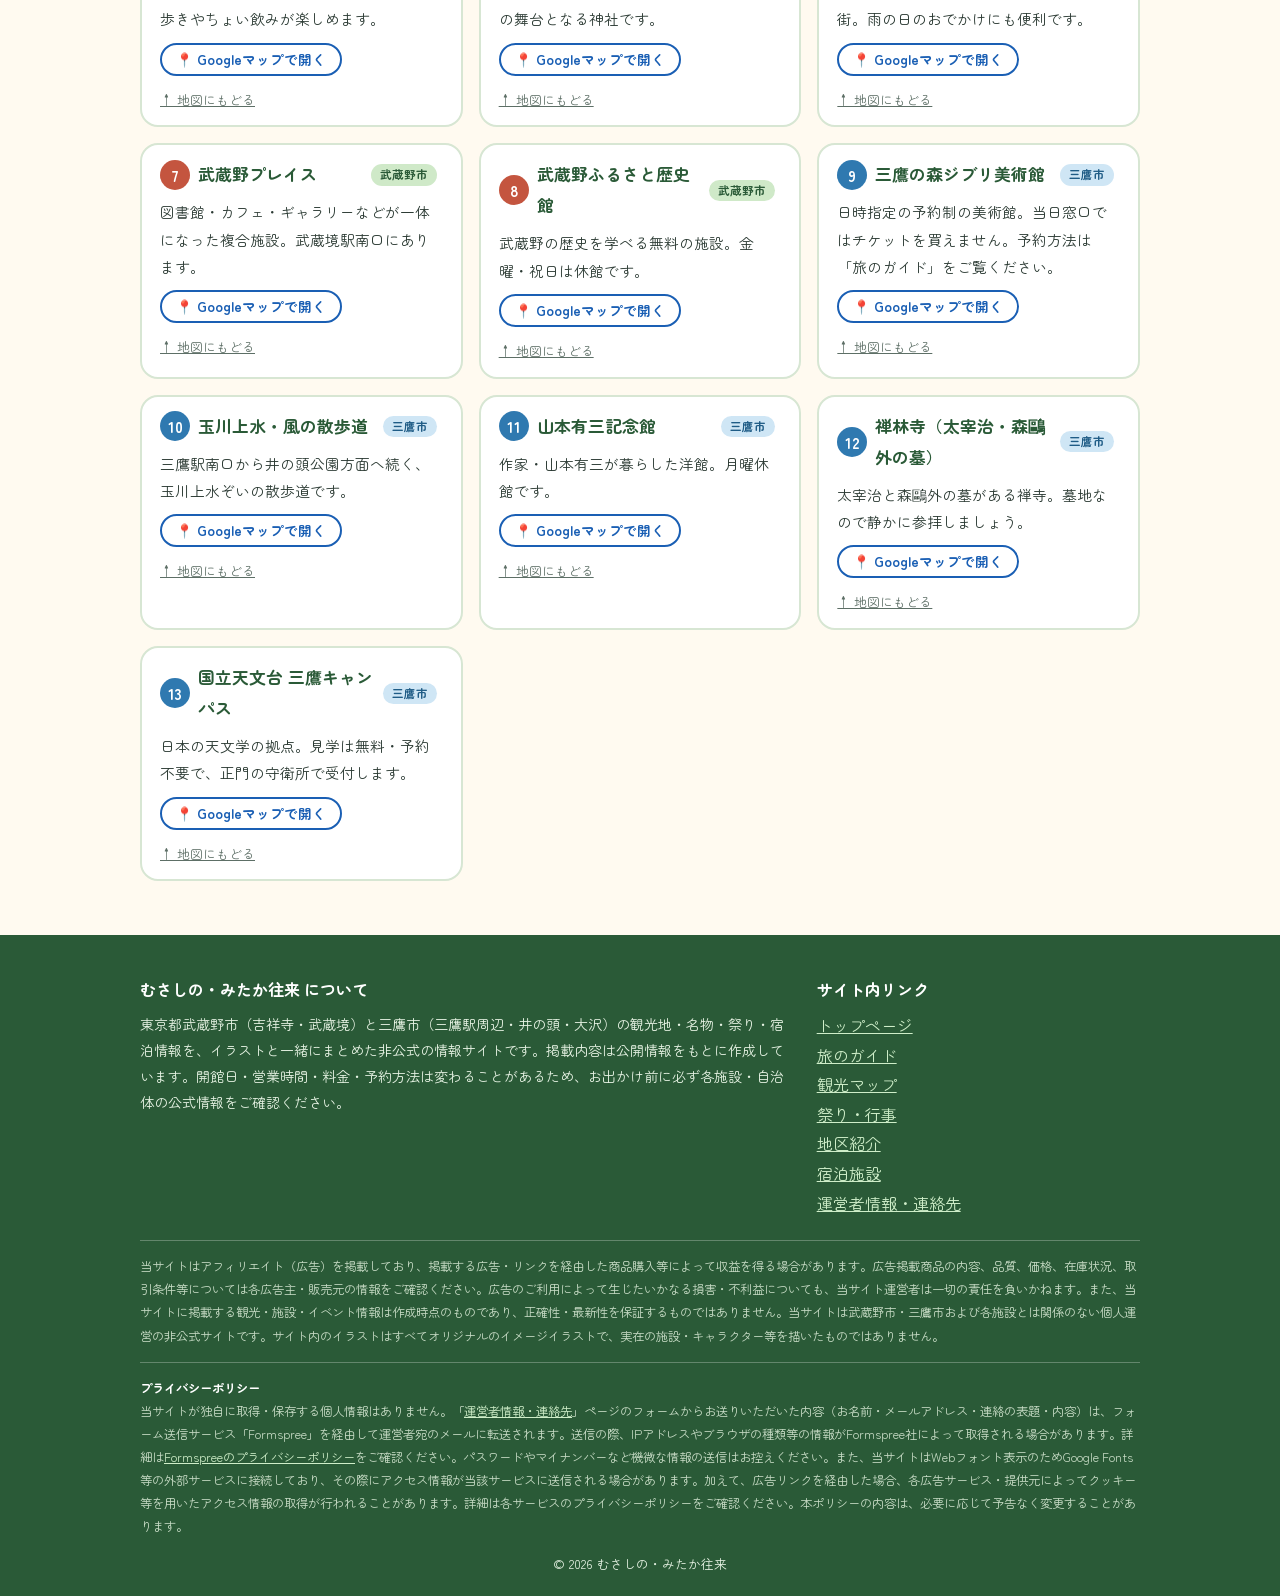
<file: map.html>
<!DOCTYPE html>
<html lang="ja">
<head>
<meta charset="UTF-8">
<meta name="viewport" content="width=device-width, initial-scale=1.0">
<title>観光マップ｜むさしの・みたか往来</title>
<meta name="description" content="武蔵野市と三鷹市の主な観光スポットを、中央線の駅を目安にイラストマップでご案内します。">
<link rel="icon" type="image/svg+xml" href="favicon.svg">
<link rel="preconnect" href="https://fonts.googleapis.com">
<link rel="preconnect" href="https://fonts.gstatic.com" crossorigin>
<link href="https://fonts.googleapis.com/css2?family=Zen+Maru+Gothic:wght@400;500;700&display=swap" rel="stylesheet">
<link rel="stylesheet" href="style.css">
</head>
<body>
<header class="site-header">
<div class="wrap">
<a class="brand" href="index.html">
<svg class="brand-icon" viewBox="0 0 64 64" aria-hidden="true"><rect width="64" height="64" rx="14" fill="#dff0e4"/><rect x="29" y="34" width="6" height="22" fill="#8a5a3c"/><circle cx="32" cy="24" r="16" fill="#3f7d4e"/><circle cx="22" cy="28" r="9" fill="#58a06a"/><circle cx="42" cy="26" r="8" fill="#2a5a37"/><circle cx="32" cy="8" r="4" fill="#f2b63c"/></svg>
<span>むさしの・みたか往来<span class="brand-sub">東京都 武蔵野市・三鷹市 観光情報サイト（非公式）</span></span>
</a>
<nav class="main-nav"><a href="index.html">トップ</a><a href="guide.html">旅のガイド</a><a href="map.html" class="active">観光マップ</a><a href="matsuri.html">祭り・行事</a><a href="areas.html">地区紹介</a><a href="shukuhaku.html">宿泊施設</a></nav>
</div>
</header>
<!-- PR表記（ステマ規制・楽天アフィリエイトの規約対応）：広告が実際に表示されたときだけ出ます -->
<div class="pr-top" id="pr-top" role="note" hidden style="background:#fff;border-bottom:1px solid #e6dfd2;"><p style="max-width:1100px;margin:0 auto;padding:7px 16px;text-align:left;font-size:14px;line-height:1.6;color:#333;font-weight:500;"><b style="display:inline-block;background:#8a3a1d;color:#fff;border-radius:4px;padding:0 8px;margin-right:8px;font-size:12px;line-height:1.7;vertical-align:1px;">PR</b>このページには広告を含みます</p></div>
<script>(function(){var n=document.getElementById("pr-top");if(!n)return;function on(e){if(e.classList.contains("is-empty")||!e.getClientRects().length)return false;var c=getComputedStyle(e);if(c.display==="none"||c.visibility==="hidden")return false;return !!e.querySelector("a[href],iframe,img")}function chk(){var s=document.querySelectorAll("[data-ad-slot],.ad-frame");for(var i=0;i<s.length;i++){if(on(s[i])){n.hidden=false;if(mo)mo.disconnect();return}}}var mo=window.MutationObserver?new MutationObserver(function(){clearTimeout(t);t=setTimeout(chk,100)}):null,t;document.addEventListener("DOMContentLoaded",function(){chk();if(mo)mo.observe(document.body,{subtree:true,childList:true,attributes:true,attributeFilter:["hidden","class","style"]})});window.addEventListener("load",chk)})();</script>

<section class="page-hero"><div class="wrap"><div><h1>観光マップ</h1><p>主なスポットの位置関係を、イラストでざっくりご案内します。駅をたよりに、おさんぽコースを考えてみましょう。</p></div><svg viewBox="0 0 300 160" aria-hidden="true"><g transform="translate(10 78) scale(1.4)"><rect x="3" y="12" width="50" height="30" rx="7" fill="#f7f7f2" stroke="#2b3a33" stroke-width="2"/><rect x="3" y="27" width="50" height="6" fill="#e8772e"/><rect x="8" y="17" width="9" height="8" rx="2" fill="#cfeaf7"/><rect x="23" y="17" width="10" height="8" rx="2" fill="#cfeaf7"/><rect x="39" y="17" width="9" height="8" rx="2" fill="#cfeaf7"/><circle cx="15" cy="46" r="4" fill="#2b3a33"/><circle cx="41" cy="46" r="4" fill="#2b3a33"/><path d="M2 51h52" stroke="#8a8a80" stroke-width="2"/></g><g transform="translate(100 50) scale(1.5)"><rect x="25" y="32" width="6" height="20" rx="2" fill="#8a5a3c"/><circle cx="17" cy="22" r="11" fill="#f7b4c4"/><circle cx="33" cy="15" r="11" fill="#f9c6d2"/><circle cx="41" cy="27" r="10" fill="#f7b4c4"/><circle cx="25" cy="29" r="10" fill="#f9c6d2"/><circle cx="20" cy="20" r="2" fill="#fff"/><circle cx="36" cy="14" r="2" fill="#fff"/><circle cx="40" cy="29" r="2" fill="#fff"/><circle cx="27" cy="30" r="2" fill="#fff"/></g><g transform="translate(190 90) scale(1.2)"><circle cx="14" cy="38" r="11" fill="none" stroke="#2b3a33" stroke-width="3"/><circle cx="42" cy="38" r="11" fill="none" stroke="#2b3a33" stroke-width="3"/><path d="M14 38l10-16h14l4 16M24 22l6 16h-16M22 18h8" stroke="#c4553f" stroke-width="3" fill="none" stroke-linejoin="round"/><rect x="36" y="14" width="12" height="9" rx="2" fill="#f2b63c" stroke="#2b3a33" stroke-width="1.5"/></g><g transform="translate(230 0) scale(1.0)"><g stroke="#f2b63c" stroke-width="3" stroke-linecap="round"><path d="M28 2v7M28 47v7M2 28h7M47 28h7M10 10l5 5M41 41l5 5M46 10l-5 5M15 41l-5 5"/></g><circle cx="28" cy="28" r="14" fill="#f8cf5e"/><circle cx="23" cy="25" r="1.8" fill="#8a5a3c"/><circle cx="33" cy="25" r="1.8" fill="#8a5a3c"/><path d="M22 32q6 5 12 0" stroke="#8a5a3c" stroke-width="1.8" fill="none"/></g><g transform="translate(110 8) scale(0.8)"><ellipse cx="28" cy="36" rx="24" ry="10" fill="#fff"/><circle cx="18" cy="30" r="10" fill="#fff"/><circle cx="32" cy="24" r="13" fill="#fff"/><circle cx="43" cy="32" r="9" fill="#fff"/></g></svg></div></section>
<section class="section ">
<div class="wrap">
<div class="section-head"><span class="tag">Map</span><h2>むさしの・みたか おさんぽマップ</h2><p>中央線にそって、西から東へ「武蔵境」「三鷹」「吉祥寺」。赤が武蔵野市、青が三鷹市のスポットです。番号を押すと説明に移動します。</p></div>
<div class="legend"><span><i style="background:#c4553f"></i>武蔵野市</span><span><i style="background:#2f79b0"></i>三鷹市</span></div><div class="mapbox" id="map-top"><svg viewBox="0 0 800 450" role="group" aria-label="武蔵野市と三鷹市のイラストマップ（縮尺は目安）。番号を押すと下の説明に移動します"><rect width="800" height="450" rx="18" fill="#eaf6ee"/><path d="M0 60Q200 20 400 50T800 40V0H0z" fill="#cfeaf7"/><path d="M40 82Q200 70 380 92T760 84" stroke="#8ec9e6" stroke-width="6" fill="none" stroke-dasharray="2 10" stroke-linecap="round"/><text x="60" y="76" font-size="13" fill="#3f86b5">千川上水（イメージ）</text><path d="M410 190Q440 215 470 245T520 285" stroke="#58a06a" stroke-width="5" fill="none" stroke-dasharray="3 8" stroke-linecap="round"/><text x="356" y="216" font-size="12" fill="#2a5a37" font-weight="700">玉川上水ぞい</text><ellipse cx="585" cy="322" rx="92" ry="44" fill="#8ec9e6" stroke="#3f86b5" stroke-width="3"/><text x="540" y="372" font-size="13" fill="#2a5a37" font-weight="700">井の頭池</text><path d="M0 172H800" stroke="#8a8a80" stroke-width="10"/><path d="M0 172H800" stroke="#e8772e" stroke-width="4" stroke-dasharray="14 10"/><text x="250" y="200" font-size="13" fill="#e8772e" font-weight="700">JR中央線</text><circle cx="150" cy="172" r="15" fill="#fff" stroke="#e8772e" stroke-width="5"/><text x="150" y="147" font-size="16" font-weight="700" fill="#2b3a33" text-anchor="middle">武蔵境駅</text><circle cx="400" cy="172" r="15" fill="#fff" stroke="#e8772e" stroke-width="5"/><text x="400" y="147" font-size="16" font-weight="700" fill="#2b3a33" text-anchor="middle">三鷹駅</text><circle cx="640" cy="172" r="15" fill="#fff" stroke="#e8772e" stroke-width="5"/><text x="640" y="147" font-size="16" font-weight="700" fill="#2b3a33" text-anchor="middle">吉祥寺駅</text><g transform="translate(200 120) scale(1.0)"><rect x="3" y="12" width="50" height="30" rx="7" fill="#f7f7f2" stroke="#2b3a33" stroke-width="2"/><rect x="3" y="27" width="50" height="6" fill="#e8772e"/><rect x="8" y="17" width="9" height="8" rx="2" fill="#cfeaf7"/><rect x="23" y="17" width="10" height="8" rx="2" fill="#cfeaf7"/><rect x="39" y="17" width="9" height="8" rx="2" fill="#cfeaf7"/><circle cx="15" cy="46" r="4" fill="#2b3a33"/><circle cx="41" cy="46" r="4" fill="#2b3a33"/><path d="M2 51h52" stroke="#8a8a80" stroke-width="2"/></g><g transform="translate(300 30) scale(1.0)"><ellipse cx="28" cy="36" rx="24" ry="10" fill="#fff"/><circle cx="18" cy="30" r="10" fill="#fff"/><circle cx="32" cy="24" r="13" fill="#fff"/><circle cx="43" cy="32" r="9" fill="#fff"/></g><g transform="translate(700 10) scale(.9)"><g stroke="#f2b63c" stroke-width="3" stroke-linecap="round"><path d="M28 2v7M28 47v7M2 28h7M47 28h7M10 10l5 5M41 41l5 5M46 10l-5 5M15 41l-5 5"/></g><circle cx="28" cy="28" r="14" fill="#f8cf5e"/><circle cx="23" cy="25" r="1.8" fill="#8a5a3c"/><circle cx="33" cy="25" r="1.8" fill="#8a5a3c"/><path d="M22 32q6 5 12 0" stroke="#8a5a3c" stroke-width="1.8" fill="none"/></g><g transform="translate(20 260) scale(1.1)"><rect x="25" y="30" width="7" height="24" rx="2" fill="#8a5a3c"/><path d="M28 40l-8-8M29 38l8-9" stroke="#8a5a3c" stroke-width="3" fill="none"/><circle cx="16" cy="24" r="12" fill="#3f7d4e"/><circle cx="40" cy="24" r="12" fill="#3f7d4e"/><circle cx="28" cy="14" r="13" fill="#58a06a"/><circle cx="26" cy="27" r="11" fill="#2f6b40"/><circle cx="22" cy="12" r="3" fill="#7dc08a"/></g><g transform="translate(215 250) scale(1.2)"><rect x="25" y="30" width="7" height="24" rx="2" fill="#8a5a3c"/><path d="M28 40l-8-8M29 38l8-9" stroke="#8a5a3c" stroke-width="3" fill="none"/><circle cx="16" cy="24" r="12" fill="#3f7d4e"/><circle cx="40" cy="24" r="12" fill="#3f7d4e"/><circle cx="28" cy="14" r="13" fill="#58a06a"/><circle cx="26" cy="27" r="11" fill="#2f6b40"/><circle cx="22" cy="12" r="3" fill="#7dc08a"/></g><g transform="translate(120 320) scale(1.0)"><rect x="25" y="32" width="6" height="20" rx="2" fill="#8a5a3c"/><circle cx="17" cy="22" r="11" fill="#f7b4c4"/><circle cx="33" cy="15" r="11" fill="#f9c6d2"/><circle cx="41" cy="27" r="10" fill="#f7b4c4"/><circle cx="25" cy="29" r="10" fill="#f9c6d2"/><circle cx="20" cy="20" r="2" fill="#fff"/><circle cx="36" cy="14" r="2" fill="#fff"/><circle cx="40" cy="29" r="2" fill="#fff"/><circle cx="27" cy="30" r="2" fill="#fff"/></g><g transform="translate(200 390) scale(1.0)"><rect x="25" y="30" width="7" height="24" rx="2" fill="#8a5a3c"/><path d="M28 40l-8-8M29 38l8-9" stroke="#8a5a3c" stroke-width="3" fill="none"/><circle cx="16" cy="24" r="12" fill="#3f7d4e"/><circle cx="40" cy="24" r="12" fill="#3f7d4e"/><circle cx="28" cy="14" r="13" fill="#58a06a"/><circle cx="26" cy="27" r="11" fill="#2f6b40"/><circle cx="22" cy="12" r="3" fill="#7dc08a"/></g><g transform="translate(355 330) scale(1.0)"><circle cx="14" cy="38" r="11" fill="none" stroke="#2b3a33" stroke-width="3"/><circle cx="42" cy="38" r="11" fill="none" stroke="#2b3a33" stroke-width="3"/><path d="M14 38l10-16h14l4 16M24 22l6 16h-16M22 18h8" stroke="#c4553f" stroke-width="3" fill="none" stroke-linejoin="round"/><rect x="36" y="14" width="12" height="9" rx="2" fill="#f2b63c" stroke="#2b3a33" stroke-width="1.5"/></g><g transform="translate(700 260) scale(1.3)"><rect x="25" y="30" width="7" height="24" rx="2" fill="#8a5a3c"/><path d="M28 40l-8-8M29 38l8-9" stroke="#8a5a3c" stroke-width="3" fill="none"/><circle cx="16" cy="24" r="12" fill="#3f7d4e"/><circle cx="40" cy="24" r="12" fill="#3f7d4e"/><circle cx="28" cy="14" r="13" fill="#58a06a"/><circle cx="26" cy="27" r="11" fill="#2f6b40"/><circle cx="22" cy="12" r="3" fill="#7dc08a"/></g><g transform="translate(735 340) scale(1.0)"><rect x="25" y="32" width="6" height="20" rx="2" fill="#8a5a3c"/><circle cx="17" cy="22" r="11" fill="#f7b4c4"/><circle cx="33" cy="15" r="11" fill="#f9c6d2"/><circle cx="41" cy="27" r="10" fill="#f7b4c4"/><circle cx="25" cy="29" r="10" fill="#f9c6d2"/><circle cx="20" cy="20" r="2" fill="#fff"/><circle cx="36" cy="14" r="2" fill="#fff"/><circle cx="40" cy="29" r="2" fill="#fff"/><circle cx="27" cy="30" r="2" fill="#fff"/></g><g transform="translate(360 385) scale(0.9)"><path d="M28 3l7 16 17 2-13 12 4 17-15-9-15 9 4-17L4 21l17-2z" fill="#f8cf5e" stroke="#c48a1a" stroke-width="2" stroke-linejoin="round"/><circle cx="23" cy="26" r="1.8" fill="#8a5a3c"/><circle cx="33" cy="26" r="1.8" fill="#8a5a3c"/><path d="M24 32q4 3 8 0" stroke="#8a5a3c" stroke-width="1.8" fill="none"/></g><g transform="translate(320 405) scale(0.7)"><path d="M38 6A24 24 0 1 0 50 40 20 20 0 0 1 38 6z" fill="#f8e7a1" stroke="#d9b94a" stroke-width="2"/><circle cx="22" cy="30" r="3" fill="#ecd27a"/><circle cx="30" cy="42" r="2.4" fill="#ecd27a"/></g><g transform="translate(30 340) scale(1.0)"><rect x="25" y="30" width="7" height="24" rx="2" fill="#8a5a3c"/><path d="M28 40l-8-8M29 38l8-9" stroke="#8a5a3c" stroke-width="3" fill="none"/><circle cx="16" cy="24" r="12" fill="#3f7d4e"/><circle cx="40" cy="24" r="12" fill="#3f7d4e"/><circle cx="28" cy="14" r="13" fill="#58a06a"/><circle cx="26" cy="27" r="11" fill="#2f6b40"/><circle cx="22" cy="12" r="3" fill="#7dc08a"/></g><g transform="translate(548 288) scale(.6)"><path d="M6 50q5-4 10 0t10 0t10 0t10 0t10 0" stroke="#3f86b5" fill="none" stroke-width="2"/><path d="M38 36C52 34 48 14 38 18" stroke="#3f86b5" stroke-width="9" fill="none" stroke-linecap="round"/><path d="M38 36C52 34 48 14 38 18" stroke="#fff" stroke-width="6" fill="none" stroke-linecap="round"/><ellipse cx="26" cy="40" rx="19" ry="9" fill="#fff" stroke="#3f86b5" stroke-width="2"/><path d="M14 38q8 6 18 0" stroke="#cfe3ef" stroke-width="2" fill="none"/><path d="M33 18l-8 2 8 4z" fill="#f2b63c"/><circle cx="37" cy="18" r="1.6" fill="#2b3a33"/></g><a class="pin" href="#spot-1" aria-label="1番 井の頭恩賜公園（2市にまたがる） の説明へ"><title>1. 井の頭恩賜公園（2市にまたがる）</title><circle cx="585" cy="300" r="22" fill="transparent"/><circle class="pin-c" cx="585" cy="300" r="15" fill="#c4553f" stroke="#fff" stroke-width="3"/><text x="585" y="305" font-size="15" font-weight="700" fill="#fff" text-anchor="middle" pointer-events="none">1</text></a><a class="pin" href="#spot-2" aria-label="2番 井の頭自然文化園 の説明へ"><title>2. 井の頭自然文化園</title><circle cx="520" cy="266" r="22" fill="transparent"/><circle class="pin-c" cx="520" cy="266" r="15" fill="#c4553f" stroke="#fff" stroke-width="3"/><text x="520" y="271" font-size="15" font-weight="700" fill="#fff" text-anchor="middle" pointer-events="none">2</text></a><a class="pin" href="#spot-3" aria-label="3番 井の頭弁財天 の説明へ"><title>3. 井の頭弁財天</title><circle cx="625" cy="345" r="22" fill="transparent"/><circle class="pin-c" cx="625" cy="345" r="15" fill="#c4553f" stroke="#fff" stroke-width="3"/><text x="625" y="350" font-size="15" font-weight="700" fill="#fff" text-anchor="middle" pointer-events="none">3</text></a><a class="pin" href="#spot-4" aria-label="4番 ハーモニカ横丁 の説明へ"><title>4. ハーモニカ横丁</title><circle cx="590" cy="112" r="22" fill="transparent"/><circle class="pin-c" cx="590" cy="112" r="15" fill="#c4553f" stroke="#fff" stroke-width="3"/><text x="590" y="117" font-size="15" font-weight="700" fill="#fff" text-anchor="middle" pointer-events="none">4</text></a><a class="pin" href="#spot-5" aria-label="5番 武蔵野八幡宮 の説明へ"><title>5. 武蔵野八幡宮</title><circle cx="742" cy="122" r="22" fill="transparent"/><circle class="pin-c" cx="742" cy="122" r="15" fill="#c4553f" stroke="#fff" stroke-width="3"/><text x="742" y="127" font-size="15" font-weight="700" fill="#fff" text-anchor="middle" pointer-events="none">5</text></a><a class="pin" href="#spot-6" aria-label="6番 サンロード商店街 の説明へ"><title>6. サンロード商店街</title><circle cx="690" cy="104" r="22" fill="transparent"/><circle class="pin-c" cx="690" cy="104" r="15" fill="#c4553f" stroke="#fff" stroke-width="3"/><text x="690" y="109" font-size="15" font-weight="700" fill="#fff" text-anchor="middle" pointer-events="none">6</text></a><a class="pin" href="#spot-7" aria-label="7番 武蔵野プレイス の説明へ"><title>7. 武蔵野プレイス</title><circle cx="160" cy="215" r="22" fill="transparent"/><circle class="pin-c" cx="160" cy="215" r="15" fill="#c4553f" stroke="#fff" stroke-width="3"/><text x="160" y="220" font-size="15" font-weight="700" fill="#fff" text-anchor="middle" pointer-events="none">7</text></a><a class="pin" href="#spot-8" aria-label="8番 武蔵野ふるさと歴史館 の説明へ"><title>8. 武蔵野ふるさと歴史館</title><circle cx="60" cy="232" r="22" fill="transparent"/><circle class="pin-c" cx="60" cy="232" r="15" fill="#c4553f" stroke="#fff" stroke-width="3"/><text x="60" y="237" font-size="15" font-weight="700" fill="#fff" text-anchor="middle" pointer-events="none">8</text></a><a class="pin" href="#spot-9" aria-label="9番 三鷹の森ジブリ美術館 の説明へ"><title>9. 三鷹の森ジブリ美術館</title><circle cx="440" cy="318" r="22" fill="transparent"/><circle class="pin-c" cx="440" cy="318" r="15" fill="#2f79b0" stroke="#fff" stroke-width="3"/><text x="440" y="323" font-size="15" font-weight="700" fill="#fff" text-anchor="middle" pointer-events="none">9</text></a><a class="pin" href="#spot-10" aria-label="10番 玉川上水・風の散歩道 の説明へ"><title>10. 玉川上水・風の散歩道</title><circle cx="452" cy="236" r="22" fill="transparent"/><circle class="pin-c" cx="452" cy="236" r="15" fill="#2f79b0" stroke="#fff" stroke-width="3"/><text x="452" y="241" font-size="15" font-weight="700" fill="#fff" text-anchor="middle" pointer-events="none">10</text></a><a class="pin" href="#spot-11" aria-label="11番 山本有三記念館 の説明へ"><title>11. 山本有三記念館</title><circle cx="408" cy="272" r="22" fill="transparent"/><circle class="pin-c" cx="408" cy="272" r="15" fill="#2f79b0" stroke="#fff" stroke-width="3"/><text x="408" y="277" font-size="15" font-weight="700" fill="#fff" text-anchor="middle" pointer-events="none">11</text></a><a class="pin" href="#spot-12" aria-label="12番 禅林寺（太宰治・森鷗外の墓） の説明へ"><title>12. 禅林寺（太宰治・森鷗外の墓）</title><circle cx="335" cy="262" r="22" fill="transparent"/><circle class="pin-c" cx="335" cy="262" r="15" fill="#2f79b0" stroke="#fff" stroke-width="3"/><text x="335" y="267" font-size="15" font-weight="700" fill="#fff" text-anchor="middle" pointer-events="none">12</text></a><a class="pin" href="#spot-13" aria-label="13番 国立天文台 三鷹キャンパス の説明へ"><title>13. 国立天文台 三鷹キャンパス</title><circle cx="280" cy="388" r="22" fill="transparent"/><circle class="pin-c" cx="280" cy="388" r="15" fill="#2f79b0" stroke="#fff" stroke-width="3"/><text x="280" y="393" font-size="15" font-weight="700" fill="#fff" text-anchor="middle" pointer-events="none">13</text></a></svg></div><p class="note">※位置関係は目安のイメージで、縮尺・道順・市境は正確ではありません。番号を押すと下の説明に移動し、そこから実際のGoogleマップ（外部サイト）を開けます。</p><div class="spot-list"><article class="spot" id="spot-1"><div class="spot-head"><b style="background:#c4553f">1</b><h3>井の頭恩賜公園（2市にまたがる）</h3><span class="chip m">武蔵野市</span></div><p>武蔵野市と三鷹市にまたがる都立公園。池でのボートや桜の名所として人気で、ジブリ美術館へも園内を通って歩けます。</p><p class="gm-line"><a class="gmap" href="https://www.google.com/maps/search/?api=1&amp;query=%E4%BA%95%E3%81%AE%E9%A0%AD%E6%81%A9%E8%B3%9C%E5%85%AC%E5%9C%92" target="_blank" rel="noopener noreferrer">📍 Googleマップで開く<span class="sr"> （外部サイト・新しいタブで開きます）</span></a> <a class="to-map" href="#map-top">↑ 地図にもどる</a></p></article><article class="spot" id="spot-2"><div class="spot-head"><b style="background:#c4553f">2</b><h3>井の頭自然文化園</h3><span class="chip m">武蔵野市</span></div><p>リスやアヒルなど身近な動物に会える、動物園と彫刻園がいっしょになった施設です。</p><p class="gm-line"><a class="gmap" href="https://www.google.com/maps/search/?api=1&amp;query=%E4%BA%95%E3%81%AE%E9%A0%AD%E8%87%AA%E7%84%B6%E6%96%87%E5%8C%96%E5%9C%92%20%E6%9D%B1%E4%BA%AC%E9%83%BD%E6%AD%A6%E8%94%B5%E9%87%8E%E5%B8%82%E5%BE%A1%E6%AE%BF%E5%B1%B11-17-6" target="_blank" rel="noopener noreferrer">📍 Googleマップで開く<span class="sr"> （外部サイト・新しいタブで開きます）</span></a> <a class="to-map" href="#map-top">↑ 地図にもどる</a></p></article><article class="spot" id="spot-3"><div class="spot-head"><b style="background:#c4553f">3</b><h3>井の頭弁財天</h3><span class="chip m">武蔵野市</span></div><p>池のほとりにある弁財天。お金を洗って増やす「銭洗い弁天」として知られます。</p><p class="gm-line"><a class="gmap" href="https://www.google.com/maps/search/?api=1&amp;query=%E4%BA%95%E3%81%AE%E9%A0%AD%E5%BC%81%E8%B2%A1%E5%A4%A9" target="_blank" rel="noopener noreferrer">📍 Googleマップで開く<span class="sr"> （外部サイト・新しいタブで開きます）</span></a> <a class="to-map" href="#map-top">↑ 地図にもどる</a></p></article><article class="spot" id="spot-4"><div class="spot-head"><b style="background:#c4553f">4</b><h3>ハーモニカ横丁</h3><span class="chip m">武蔵野市</span></div><p>細い路地に小さなお店が並ぶ横丁。食べ歩きやちょい飲みが楽しめます。</p><p class="gm-line"><a class="gmap" href="https://www.google.com/maps/search/?api=1&amp;query=%E3%83%8F%E3%83%BC%E3%83%A2%E3%83%8B%E3%82%AB%E6%A8%AA%E4%B8%81%20%E5%90%89%E7%A5%A5%E5%AF%BA" target="_blank" rel="noopener noreferrer">📍 Googleマップで開く<span class="sr"> （外部サイト・新しいタブで開きます）</span></a> <a class="to-map" href="#map-top">↑ 地図にもどる</a></p></article><article class="spot" id="spot-5"><div class="spot-head"><b style="background:#c4553f">5</b><h3>武蔵野八幡宮</h3><span class="chip m">武蔵野市</span></div><p>吉祥寺秋まつりや酉の市（おとりさま）の舞台となる神社です。</p><p class="gm-line"><a class="gmap" href="https://www.google.com/maps/search/?api=1&amp;query=%E6%AD%A6%E8%94%B5%E9%87%8E%E5%85%AB%E5%B9%A1%E5%AE%AE%20%E5%90%89%E7%A5%A5%E5%AF%BA" target="_blank" rel="noopener noreferrer">📍 Googleマップで開く<span class="sr"> （外部サイト・新しいタブで開きます）</span></a> <a class="to-map" href="#map-top">↑ 地図にもどる</a></p></article><article class="spot" id="spot-6"><div class="spot-head"><b style="background:#c4553f">6</b><h3>サンロード商店街</h3><span class="chip m">武蔵野市</span></div><p>駅前から続く屋根つきのアーケード商店街。雨の日のおでかけにも便利です。</p><p class="gm-line"><a class="gmap" href="https://www.google.com/maps/search/?api=1&amp;query=%E5%90%89%E7%A5%A5%E5%AF%BA%E3%82%B5%E3%83%B3%E3%83%AD%E3%83%BC%E3%83%89%E5%95%86%E5%BA%97%E8%A1%97" target="_blank" rel="noopener noreferrer">📍 Googleマップで開く<span class="sr"> （外部サイト・新しいタブで開きます）</span></a> <a class="to-map" href="#map-top">↑ 地図にもどる</a></p></article><article class="spot" id="spot-7"><div class="spot-head"><b style="background:#c4553f">7</b><h3>武蔵野プレイス</h3><span class="chip m">武蔵野市</span></div><p>図書館・カフェ・ギャラリーなどが一体になった複合施設。武蔵境駅南口にあります。</p><p class="gm-line"><a class="gmap" href="https://www.google.com/maps/search/?api=1&amp;query=%E6%AD%A6%E8%94%B5%E9%87%8E%E3%83%97%E3%83%AC%E3%82%A4%E3%82%B9%20%E6%AD%A6%E8%94%B5%E5%A2%83" target="_blank" rel="noopener noreferrer">📍 Googleマップで開く<span class="sr"> （外部サイト・新しいタブで開きます）</span></a> <a class="to-map" href="#map-top">↑ 地図にもどる</a></p></article><article class="spot" id="spot-8"><div class="spot-head"><b style="background:#c4553f">8</b><h3>武蔵野ふるさと歴史館</h3><span class="chip m">武蔵野市</span></div><p>武蔵野の歴史を学べる無料の施設。金曜・祝日は休館です。</p><p class="gm-line"><a class="gmap" href="https://www.google.com/maps/search/?api=1&amp;query=%E6%AD%A6%E8%94%B5%E9%87%8E%E3%81%B5%E3%82%8B%E3%81%95%E3%81%A8%E6%AD%B4%E5%8F%B2%E9%A4%A8" target="_blank" rel="noopener noreferrer">📍 Googleマップで開く<span class="sr"> （外部サイト・新しいタブで開きます）</span></a> <a class="to-map" href="#map-top">↑ 地図にもどる</a></p></article><article class="spot" id="spot-9"><div class="spot-head"><b style="background:#2f79b0">9</b><h3>三鷹の森ジブリ美術館</h3><span class="chip t">三鷹市</span></div><p>日時指定の予約制の美術館。当日窓口ではチケットを買えません。予約方法は「旅のガイド」をご覧ください。</p><p class="gm-line"><a class="gmap" href="https://www.google.com/maps/search/?api=1&amp;query=%E4%B8%89%E9%B7%B9%E3%81%AE%E6%A3%AE%E3%82%B8%E3%83%96%E3%83%AA%E7%BE%8E%E8%A1%93%E9%A4%A8%20%E6%9D%B1%E4%BA%AC%E9%83%BD%E4%B8%89%E9%B7%B9%E5%B8%82%E4%B8%8B%E9%80%A3%E9%9B%801-1-83" target="_blank" rel="noopener noreferrer">📍 Googleマップで開く<span class="sr"> （外部サイト・新しいタブで開きます）</span></a> <a class="to-map" href="#map-top">↑ 地図にもどる</a></p></article><article class="spot" id="spot-10"><div class="spot-head"><b style="background:#2f79b0">10</b><h3>玉川上水・風の散歩道</h3><span class="chip t">三鷹市</span></div><p>三鷹駅南口から井の頭公園方面へ続く、玉川上水ぞいの散歩道です。</p><p class="gm-line"><a class="gmap" href="https://www.google.com/maps/search/?api=1&amp;query=%E9%A2%A8%E3%81%AE%E6%95%A3%E6%AD%A9%E9%81%93%20%E7%8E%89%E5%B7%9D%E4%B8%8A%E6%B0%B4%20%E4%B8%89%E9%B7%B9%E9%A7%85%E5%8D%97%E5%8F%A3" target="_blank" rel="noopener noreferrer">📍 Googleマップで開く<span class="sr"> （外部サイト・新しいタブで開きます）</span></a> <a class="to-map" href="#map-top">↑ 地図にもどる</a></p></article><article class="spot" id="spot-11"><div class="spot-head"><b style="background:#2f79b0">11</b><h3>山本有三記念館</h3><span class="chip t">三鷹市</span></div><p>作家・山本有三が暮らした洋館。月曜休館です。</p><p class="gm-line"><a class="gmap" href="https://www.google.com/maps/search/?api=1&amp;query=%E4%B8%89%E9%B7%B9%E5%B8%82%E5%B1%B1%E6%9C%AC%E6%9C%89%E4%B8%89%E8%A8%98%E5%BF%B5%E9%A4%A8%20%E6%9D%B1%E4%BA%AC%E9%83%BD%E4%B8%89%E9%B7%B9%E5%B8%82%E4%B8%8B%E9%80%A3%E9%9B%802-12-27" target="_blank" rel="noopener noreferrer">📍 Googleマップで開く<span class="sr"> （外部サイト・新しいタブで開きます）</span></a> <a class="to-map" href="#map-top">↑ 地図にもどる</a></p></article><article class="spot" id="spot-12"><div class="spot-head"><b style="background:#2f79b0">12</b><h3>禅林寺（太宰治・森鷗外の墓）</h3><span class="chip t">三鷹市</span></div><p>太宰治と森鷗外の墓がある禅寺。墓地なので静かに参拝しましょう。</p><p class="gm-line"><a class="gmap" href="https://www.google.com/maps/search/?api=1&amp;query=%E7%A6%85%E6%9E%97%E5%AF%BA%20%E6%9D%B1%E4%BA%AC%E9%83%BD%E4%B8%89%E9%B7%B9%E5%B8%82%E4%B8%8B%E9%80%A3%E9%9B%804-18-20" target="_blank" rel="noopener noreferrer">📍 Googleマップで開く<span class="sr"> （外部サイト・新しいタブで開きます）</span></a> <a class="to-map" href="#map-top">↑ 地図にもどる</a></p></article><article class="spot" id="spot-13"><div class="spot-head"><b style="background:#2f79b0">13</b><h3>国立天文台 三鷹キャンパス</h3><span class="chip t">三鷹市</span></div><p>日本の天文学の拠点。見学は無料・予約不要で、正門の守衛所で受付します。</p><p class="gm-line"><a class="gmap" href="https://www.google.com/maps/search/?api=1&amp;query=%E5%9B%BD%E7%AB%8B%E5%A4%A9%E6%96%87%E5%8F%B0%20%E4%B8%89%E9%B7%B9%E3%82%AD%E3%83%A3%E3%83%B3%E3%83%91%E3%82%B9%20%E6%9D%B1%E4%BA%AC%E9%83%BD%E4%B8%89%E9%B7%B9%E5%B8%82%E5%A4%A7%E6%B2%A22-21-1" target="_blank" rel="noopener noreferrer">📍 Googleマップで開く<span class="sr"> （外部サイト・新しいタブで開きます）</span></a> <a class="to-map" href="#map-top">↑ 地図にもどる</a></p></article></div>
</div>
</section>
<section class="section alt" aria-label="広告" hidden>
<div class="wrap">
<div class="section-head"><span class="tag">PR</span><h2>おすすめ・広告</h2></div>
<div class="ad-row"><div class="ad-slot" data-ad-slot="ad5" hidden>
<span class="ad-label">広告</span>
<div class="ad-body"></div>
</div><div class="ad-slot" data-ad-slot="ad6" hidden>
<span class="ad-label">広告</span>
<div class="ad-body"></div>
</div></div>
</div>
</section>
<footer class="site-footer">
<div class="wrap">
<div class="footer-grid">
<div>
<h4>むさしの・みたか往来 について</h4>
<p>東京都武蔵野市（吉祥寺・武蔵境）と三鷹市（三鷹駅周辺・井の頭・大沢）の観光地・名物・祭り・宿泊情報を、イラストと一緒にまとめた非公式の情報サイトです。掲載内容は公開情報をもとに作成しています。開館日・営業時間・料金・予約方法は変わることがあるため、お出かけ前に必ず各施設・自治体の公式情報をご確認ください。</p>
</div>
<div>
<h4>サイト内リンク</h4>
<ul>
<li><a href="index.html">トップページ</a></li>
<li><a href="guide.html">旅のガイド</a></li>
<li><a href="map.html">観光マップ</a></li>
<li><a href="matsuri.html">祭り・行事</a></li>
<li><a href="areas.html">地区紹介</a></li>
<li><a href="shukuhaku.html">宿泊施設</a></li>
<li><a href="unei.html">運営者情報・連絡先</a></li>
</ul>
</div>
</div>
<div class="disclaimer">当サイトはアフィリエイト（広告）を掲載しており、掲載する広告・リンクを経由した商品購入等によって収益を得る場合があります。広告掲載商品の内容、品質、価格、在庫状況、取引条件等については各広告主・販売元の情報をご確認ください。広告のご利用によって生じたいかなる損害・不利益についても、当サイト運営者は一切の責任を負いかねます。また、当サイトに掲載する観光・施設・イベント情報は作成時点のものであり、正確性・最新性を保証するものではありません。当サイトは武蔵野市・三鷹市および各施設とは関係のない個人運営の非公式サイトです。サイト内のイラストはすべてオリジナルのイメージイラストで、実在の施設・キャラクター等を描いたものではありません。</div>
<div class="disclaimer" style="margin-top:14px;">
<strong style="color:#fff;">プライバシーポリシー</strong><br>
当サイトが独自に取得・保存する個人情報はありません。「<a href="unei.html">運営者情報・連絡先</a>」ページのフォームからお送りいただいた内容（お名前・メールアドレス・連絡の表題・内容）は、フォーム送信サービス「Formspree」を経由して運営者宛のメールに転送されます。送信の際、IPアドレスやブラウザの種類等の情報がFormspree社によって取得される場合があります。詳細は<a href="https://formspree.io/legal/privacy-policy/" target="_blank" rel="noopener noreferrer">Formspreeのプライバシーポリシー</a>をご確認ください。パスワードやマイナンバーなど機微な情報の送信はお控えください。また、当サイトはWebフォント表示のためGoogle Fonts等の外部サービスに接続しており、その際にアクセス情報が当該サービスに送信される場合があります。加えて、広告リンクを経由した場合、各広告サービス・提供元によってクッキー等を用いたアクセス情報の取得が行われることがあります。詳細は各サービスのプライバシーポリシーをご確認ください。本ポリシーの内容は、必要に応じて予告なく変更することがあります。</div>
<div class="copyright"><span id="copyright-text">© 2026 むさしの・みたか往来</span></div>
</div>
</footer>
<script>
(function(){var s=2026,c=new Date().getFullYear(),e=document.getElementById('copyright-text');if(e){e.textContent='\u00A9 '+(c>s?s+'-'+c:s)+' むさしの・みたか往来';}})();
</script>
<script src="ads.js" defer></script>
</body>
</html>
</file>
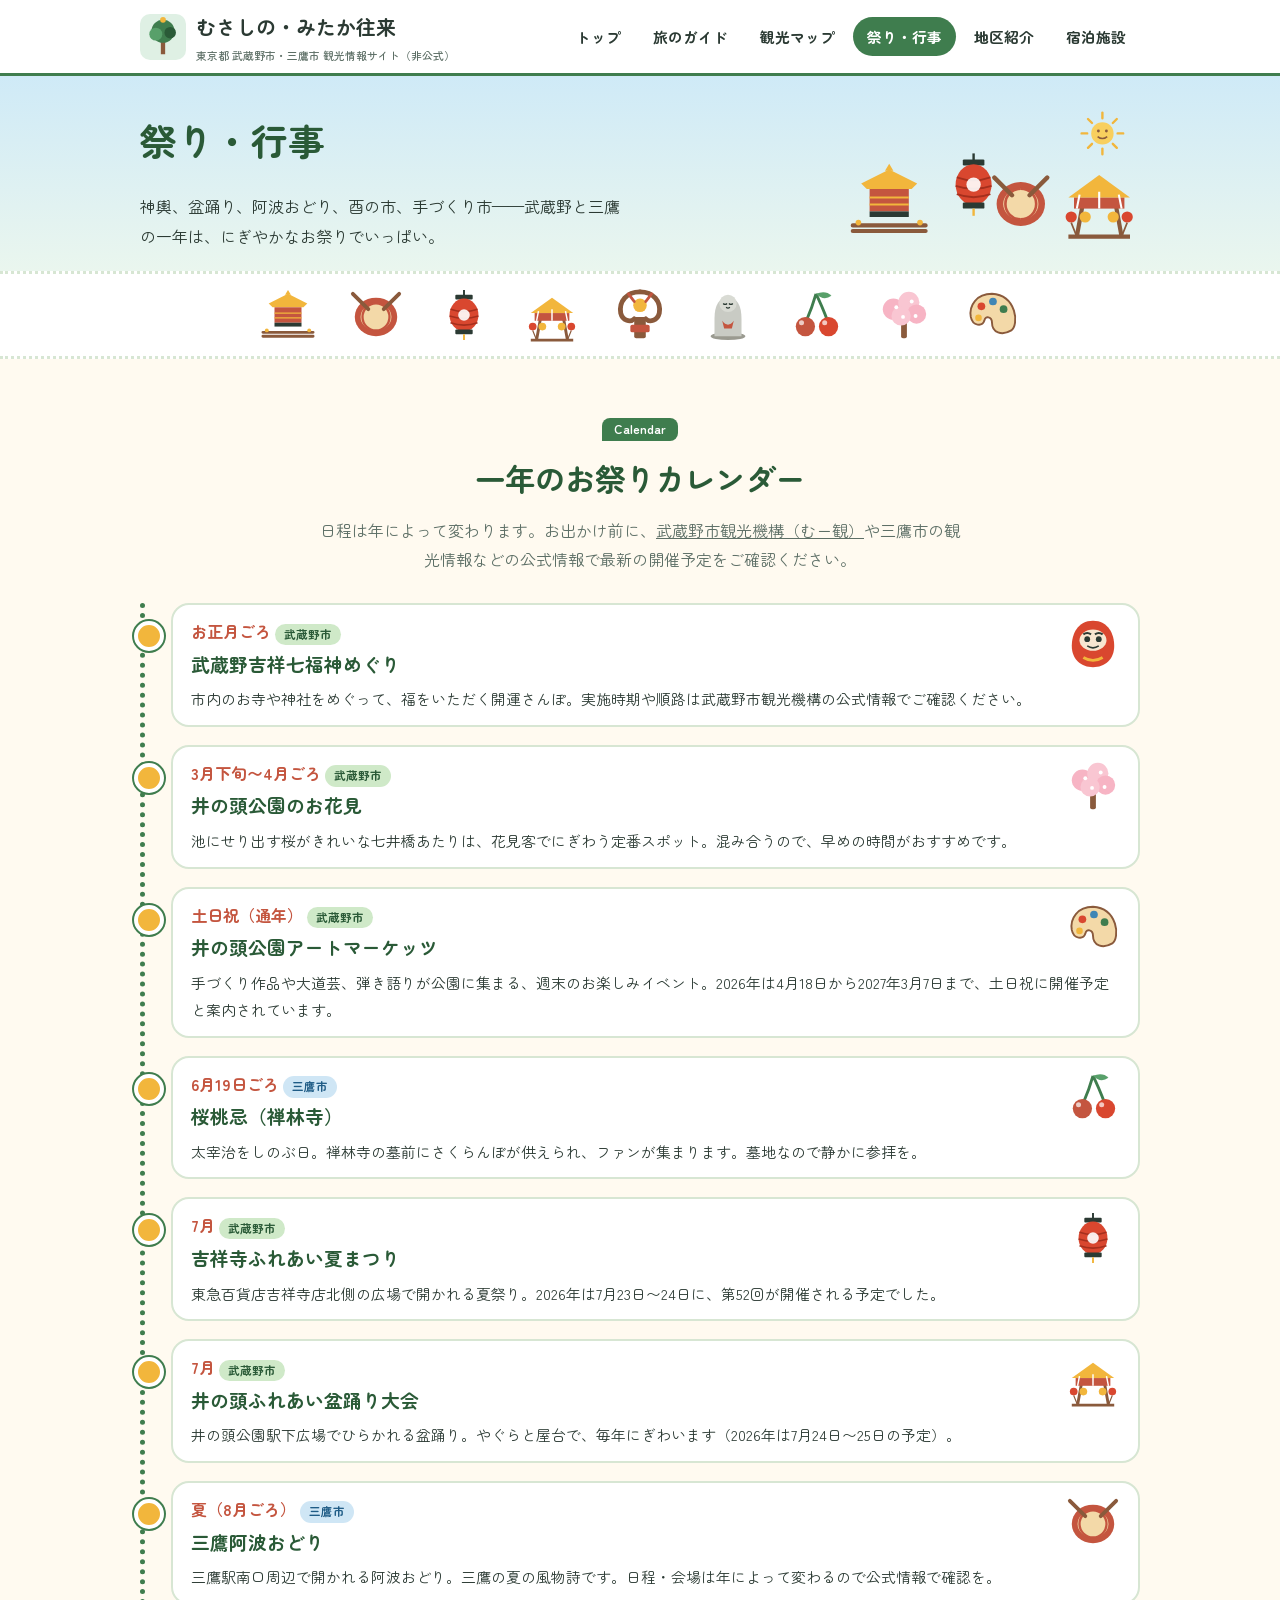
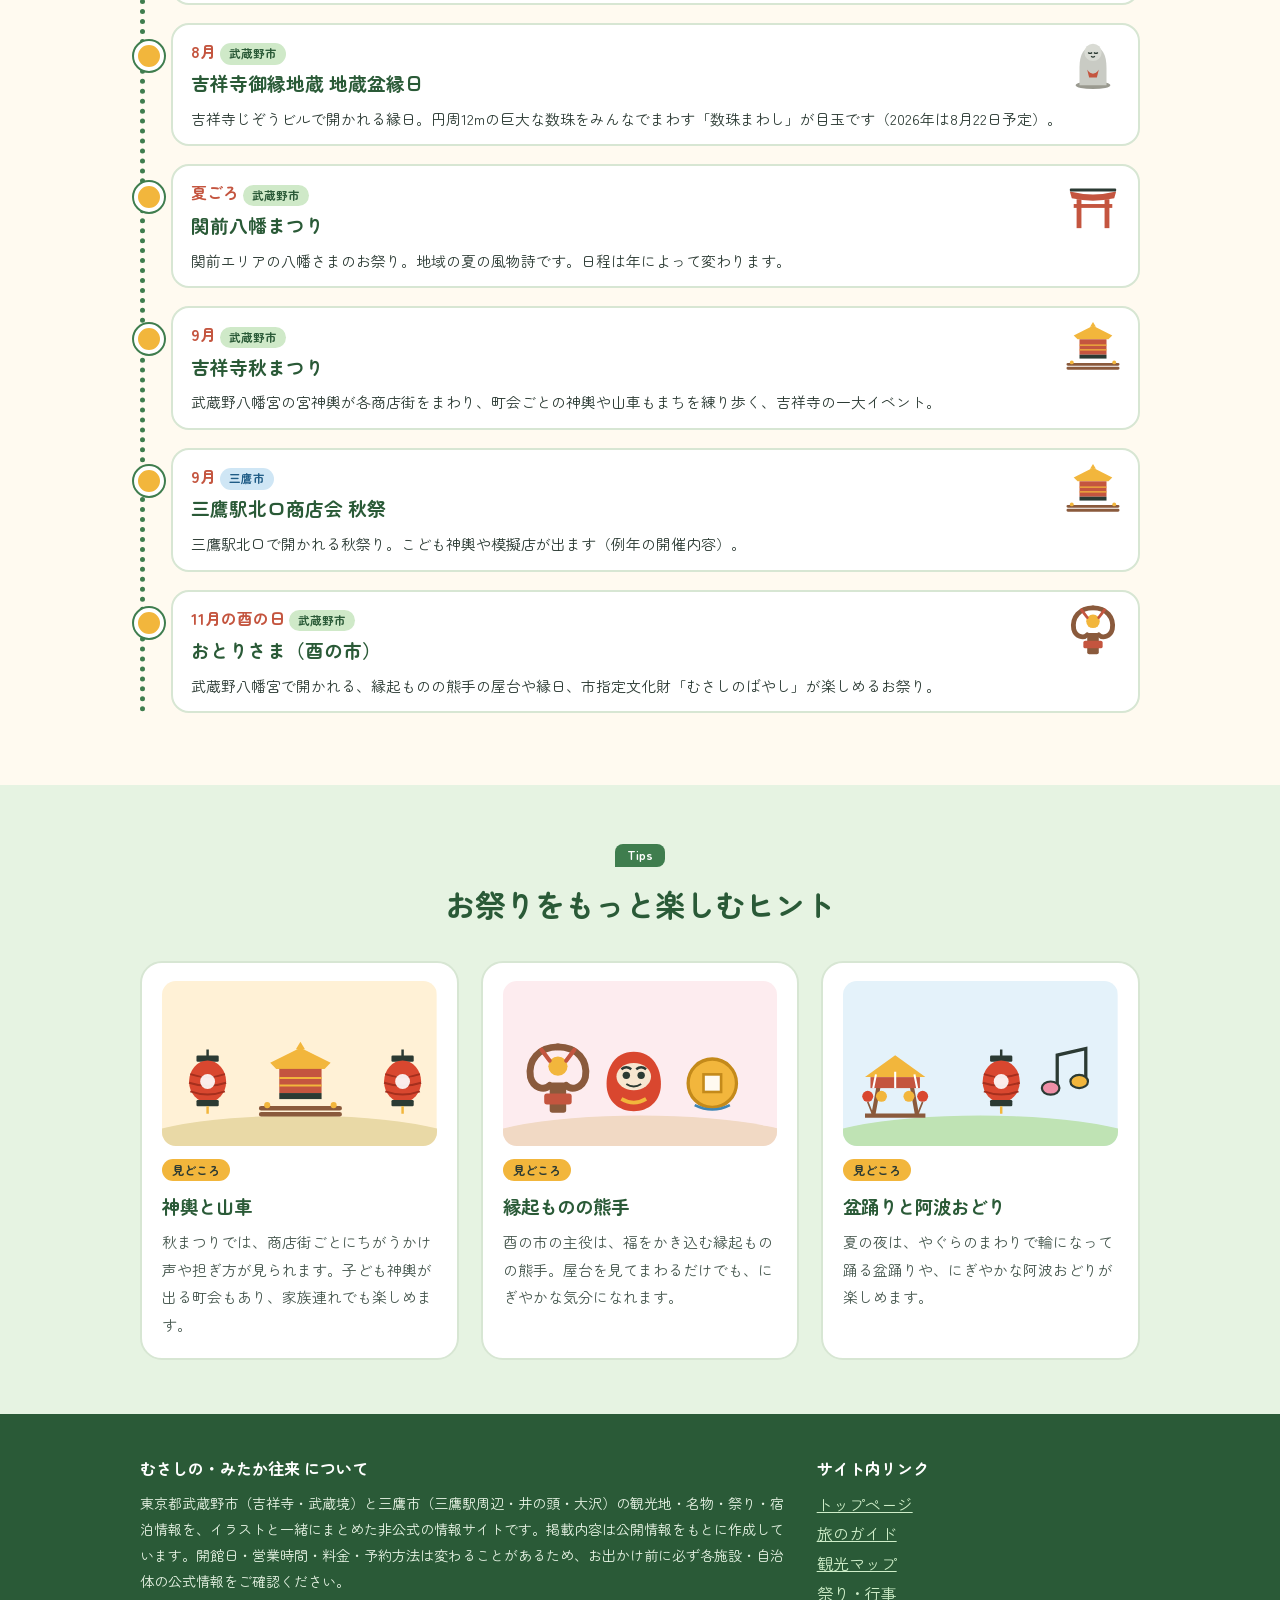
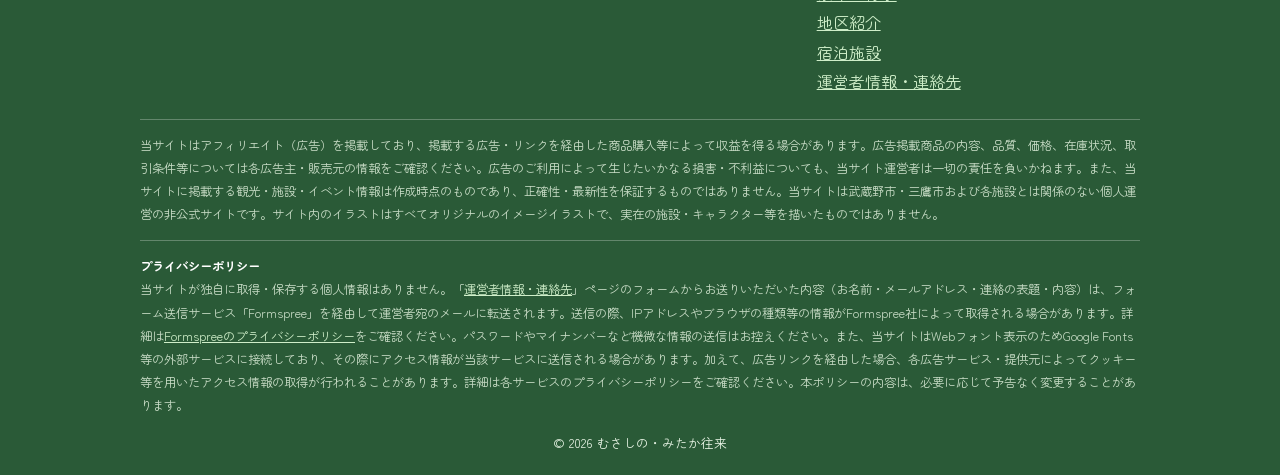
<file: matsuri.html>
<!DOCTYPE html>
<html lang="ja">
<head>
<meta charset="UTF-8">
<meta name="viewport" content="width=device-width, initial-scale=1.0">
<title>祭り・行事｜むさしの・みたか往来</title>
<meta name="description" content="吉祥寺秋まつり、おとりさま、桜桃忌、三鷹阿波おどり、井の頭公園アートマーケッツなど、武蔵野市・三鷹市の祭り・行事をイラストつきでご紹介。">
<link rel="icon" type="image/svg+xml" href="favicon.svg">
<link rel="preconnect" href="https://fonts.googleapis.com">
<link rel="preconnect" href="https://fonts.gstatic.com" crossorigin>
<link href="https://fonts.googleapis.com/css2?family=Zen+Maru+Gothic:wght@400;500;700&display=swap" rel="stylesheet">
<link rel="stylesheet" href="style.css">
</head>
<body>
<header class="site-header">
<div class="wrap">
<a class="brand" href="index.html">
<svg class="brand-icon" viewBox="0 0 64 64" aria-hidden="true"><rect width="64" height="64" rx="14" fill="#dff0e4"/><rect x="29" y="34" width="6" height="22" fill="#8a5a3c"/><circle cx="32" cy="24" r="16" fill="#3f7d4e"/><circle cx="22" cy="28" r="9" fill="#58a06a"/><circle cx="42" cy="26" r="8" fill="#2a5a37"/><circle cx="32" cy="8" r="4" fill="#f2b63c"/></svg>
<span>むさしの・みたか往来<span class="brand-sub">東京都 武蔵野市・三鷹市 観光情報サイト（非公式）</span></span>
</a>
<nav class="main-nav"><a href="index.html">トップ</a><a href="guide.html">旅のガイド</a><a href="map.html">観光マップ</a><a href="matsuri.html" class="active">祭り・行事</a><a href="areas.html">地区紹介</a><a href="shukuhaku.html">宿泊施設</a></nav>
</div>
</header>
<!-- PR表記（ステマ規制・楽天アフィリエイトの規約対応）：広告が実際に表示されたときだけ出ます -->
<div class="pr-top" id="pr-top" role="note" hidden style="background:#fff;border-bottom:1px solid #e6dfd2;"><p style="max-width:1100px;margin:0 auto;padding:7px 16px;text-align:left;font-size:14px;line-height:1.6;color:#333;font-weight:500;"><b style="display:inline-block;background:#8a3a1d;color:#fff;border-radius:4px;padding:0 8px;margin-right:8px;font-size:12px;line-height:1.7;vertical-align:1px;">PR</b>このページには広告を含みます</p></div>
<script>(function(){var n=document.getElementById("pr-top");if(!n)return;function on(e){if(e.classList.contains("is-empty")||!e.getClientRects().length)return false;var c=getComputedStyle(e);if(c.display==="none"||c.visibility==="hidden")return false;return !!e.querySelector("a[href],iframe,img")}function chk(){var s=document.querySelectorAll("[data-ad-slot],.ad-frame");for(var i=0;i<s.length;i++){if(on(s[i])){n.hidden=false;if(mo)mo.disconnect();return}}}var mo=window.MutationObserver?new MutationObserver(function(){clearTimeout(t);t=setTimeout(chk,100)}):null,t;document.addEventListener("DOMContentLoaded",function(){chk();if(mo)mo.observe(document.body,{subtree:true,childList:true,attributes:true,attributeFilter:["hidden","class","style"]})});window.addEventListener("load",chk)})();</script>

<section class="page-hero"><div class="wrap"><div><h1>祭り・行事</h1><p>神輿、盆踊り、阿波おどり、酉の市、手づくり市——武蔵野と三鷹の一年は、にぎやかなお祭りでいっぱい。</p></div><svg viewBox="0 0 300 160" aria-hidden="true"><g transform="translate(10 50) scale(1.4)"><path d="M28 2l3 5h-6z" fill="#f2b63c"/><path d="M8 16L28 6l20 10-4 4H12z" fill="#f2b63c"/><rect x="14" y="20" width="28" height="16" fill="#c4553f"/><rect x="14" y="36" width="28" height="4" fill="#2b3a33"/><path d="M14 26h28M14 31h28" stroke="#f2b63c" stroke-width="1.4"/><path d="M2 46h52M2 50h52" stroke="#8a5a3c" stroke-width="3" stroke-linecap="round"/><circle cx="6" cy="44" r="2" fill="#f2b63c"/><circle cx="50" cy="44" r="2" fill="#f2b63c"/></g><g transform="translate(100 40) scale(1.2)"><path d="M28 2v6" stroke="#2b3a33" stroke-width="2"/><rect x="19" y="7" width="18" height="5" rx="1" fill="#2b3a33"/><ellipse cx="28" cy="28" rx="15" ry="17" fill="#d9472f"/><path d="M14 22q14 5 28 0M13 29q15 5 30 0M14 36q14 5 28 0" stroke="#a52f1d" stroke-width="1.6" fill="none"/><rect x="19" y="43" width="18" height="5" rx="1" fill="#2b3a33"/><path d="M28 48v6" stroke="#f2b63c" stroke-width="2"/><circle cx="28" cy="28" r="6" fill="#fff" opacity=".9"/></g><g transform="translate(150 60) scale(1.1)"><ellipse cx="28" cy="30" rx="22" ry="20" fill="#c4553f"/><ellipse cx="28" cy="30" rx="16" ry="14" fill="#f3d9a8"/><path d="M28 16a5 5 0 1 1 0 28" stroke="#c4553f" stroke-width="2.4" fill="none"/><path d="M28 16a5 5 0 1 0 0 28" stroke="#c4553f" stroke-width="2.4" fill="none"/><path d="M4 6l16 16M52 6L36 22" stroke="#8a5a3c" stroke-width="4" stroke-linecap="round"/></g><g transform="translate(220 50) scale(1.4)"><path d="M6 54h44M12 54l4-22M44 54l-4-22" stroke="#8a5a3c" stroke-width="3" fill="none"/><rect x="10" y="26" width="36" height="8" fill="#c4553f"/><path d="M6 26L28 10l22 16z" fill="#f2b63c"/><path d="M14 24l-2 10M28 22v12M42 24l2 10" stroke="#fff" stroke-width="1.5"/><circle cx="8" cy="40" r="4" fill="#d9472f"/><circle cx="48" cy="40" r="4" fill="#d9472f"/><circle cx="18" cy="40" r="4" fill="#f2b63c"/><circle cx="38" cy="40" r="4" fill="#f2b63c"/><path d="M8 44l4 10M48 44l-4 10" stroke="#8a5a3c" stroke-width="1.2"/></g><g transform="translate(240 0) scale(0.8)"><g stroke="#f2b63c" stroke-width="3" stroke-linecap="round"><path d="M28 2v7M28 47v7M2 28h7M47 28h7M10 10l5 5M41 41l5 5M46 10l-5 5M15 41l-5 5"/></g><circle cx="28" cy="28" r="14" fill="#f8cf5e"/><circle cx="23" cy="25" r="1.8" fill="#8a5a3c"/><circle cx="33" cy="25" r="1.8" fill="#8a5a3c"/><path d="M22 32q6 5 12 0" stroke="#8a5a3c" stroke-width="1.8" fill="none"/></g></svg></div></section>
<div class="strip" aria-hidden="true"><svg viewBox="0 0 56 56" aria-hidden="true"><path d="M28 2l3 5h-6z" fill="#f2b63c"/><path d="M8 16L28 6l20 10-4 4H12z" fill="#f2b63c"/><rect x="14" y="20" width="28" height="16" fill="#c4553f"/><rect x="14" y="36" width="28" height="4" fill="#2b3a33"/><path d="M14 26h28M14 31h28" stroke="#f2b63c" stroke-width="1.4"/><path d="M2 46h52M2 50h52" stroke="#8a5a3c" stroke-width="3" stroke-linecap="round"/><circle cx="6" cy="44" r="2" fill="#f2b63c"/><circle cx="50" cy="44" r="2" fill="#f2b63c"/></svg><svg viewBox="0 0 56 56" aria-hidden="true"><ellipse cx="28" cy="30" rx="22" ry="20" fill="#c4553f"/><ellipse cx="28" cy="30" rx="16" ry="14" fill="#f3d9a8"/><path d="M28 16a5 5 0 1 1 0 28" stroke="#c4553f" stroke-width="2.4" fill="none"/><path d="M28 16a5 5 0 1 0 0 28" stroke="#c4553f" stroke-width="2.4" fill="none"/><path d="M4 6l16 16M52 6L36 22" stroke="#8a5a3c" stroke-width="4" stroke-linecap="round"/></svg><svg viewBox="0 0 56 56" aria-hidden="true"><path d="M28 2v6" stroke="#2b3a33" stroke-width="2"/><rect x="19" y="7" width="18" height="5" rx="1" fill="#2b3a33"/><ellipse cx="28" cy="28" rx="15" ry="17" fill="#d9472f"/><path d="M14 22q14 5 28 0M13 29q15 5 30 0M14 36q14 5 28 0" stroke="#a52f1d" stroke-width="1.6" fill="none"/><rect x="19" y="43" width="18" height="5" rx="1" fill="#2b3a33"/><path d="M28 48v6" stroke="#f2b63c" stroke-width="2"/><circle cx="28" cy="28" r="6" fill="#fff" opacity=".9"/></svg><svg viewBox="0 0 56 56" aria-hidden="true"><path d="M6 54h44M12 54l4-22M44 54l-4-22" stroke="#8a5a3c" stroke-width="3" fill="none"/><rect x="10" y="26" width="36" height="8" fill="#c4553f"/><path d="M6 26L28 10l22 16z" fill="#f2b63c"/><path d="M14 24l-2 10M28 22v12M42 24l2 10" stroke="#fff" stroke-width="1.5"/><circle cx="8" cy="40" r="4" fill="#d9472f"/><circle cx="48" cy="40" r="4" fill="#d9472f"/><circle cx="18" cy="40" r="4" fill="#f2b63c"/><circle cx="38" cy="40" r="4" fill="#f2b63c"/><path d="M8 44l4 10M48 44l-4 10" stroke="#8a5a3c" stroke-width="1.2"/></svg><svg viewBox="0 0 56 56" aria-hidden="true"><path d="M28 4c14 0 22 10 20 22-2 8-10 10-14 6" stroke="#8a5a3c" stroke-width="5" fill="none" stroke-linecap="round"/><path d="M28 4c-14 0-22 10-20 22 2 8 10 10 14 6" stroke="#8a5a3c" stroke-width="5" fill="none" stroke-linecap="round"/><rect x="22" y="30" width="12" height="22" rx="2" fill="#8a5a3c"/><circle cx="28" cy="18" r="7" fill="#f2b63c"/><path d="M22 14l-6-8M34 14l6-8" stroke="#c4553f" stroke-width="3" stroke-linecap="round"/><rect x="18" y="38" width="20" height="8" rx="2" fill="#c4553f"/></svg><svg viewBox="0 0 56 56" aria-hidden="true"><ellipse cx="28" cy="50" rx="18" ry="4" fill="#9a9a90"/><path d="M14 50V32q0-22 14-22t14 22v18z" fill="#c9cbc4"/><circle cx="28" cy="16" r="9" fill="#d9dbd4"/><path d="M22 34q6 8 12 0l-2 8h-8z" fill="#c4553f"/><path d="M23 16q2 2 4 0M29 16q2 2 4 0" stroke="#2b3a33" stroke-width="1.4" fill="none"/><path d="M26 20q2 1.6 4 0" stroke="#2b3a33" stroke-width="1.2" fill="none"/></svg><svg viewBox="0 0 56 56" aria-hidden="true"><path d="M28 6q-4 14-10 28M28 6q6 12 12 28" stroke="#3f7d4e" stroke-width="3" fill="none"/><path d="M28 6q10-4 16 2-8 6-16-2z" fill="#58a06a"/><circle cx="17" cy="40" r="10" fill="#c4553f"/><circle cx="41" cy="40" r="10" fill="#d9472f"/><circle cx="13" cy="36" r="2.6" fill="#fff" opacity=".7"/><circle cx="37" cy="36" r="2.6" fill="#fff" opacity=".7"/></svg><svg viewBox="0 0 56 56" aria-hidden="true"><rect x="25" y="32" width="6" height="20" rx="2" fill="#8a5a3c"/><circle cx="17" cy="22" r="11" fill="#f7b4c4"/><circle cx="33" cy="15" r="11" fill="#f9c6d2"/><circle cx="41" cy="27" r="10" fill="#f7b4c4"/><circle cx="25" cy="29" r="10" fill="#f9c6d2"/><circle cx="20" cy="20" r="2" fill="#fff"/><circle cx="36" cy="14" r="2" fill="#fff"/><circle cx="40" cy="29" r="2" fill="#fff"/><circle cx="27" cy="30" r="2" fill="#fff"/></svg><svg viewBox="0 0 56 56" aria-hidden="true"><path d="M28 6C12 6 4 18 6 30c2 10 12 10 14 4 1-6 8-4 8 2 0 10 10 14 20 8 8-6 6-36-20-38z" fill="#f3d9a8" stroke="#8a5a3c" stroke-width="2"/><circle cx="17" cy="19" r="4" fill="#d9472f"/><circle cx="29" cy="14" r="4" fill="#3f86b5"/><circle cx="40" cy="22" r="4" fill="#3f7d4e"/><circle cx="14" cy="31" r="3.4" fill="#f2b63c"/></svg></div><section class="section ">
<div class="wrap">
<div class="section-head"><span class="tag">Calendar</span><h2>一年のお祭りカレンダー</h2><p>日程は年によって変わります。お出かけ前に、<a href="https://musashino-kanko.com/" style="text-decoration:underline;" target="_blank" rel="noopener noreferrer">武蔵野市観光機構（むー観）</a>や三鷹市の観光情報などの公式情報で最新の開催予定をご確認ください。</p></div>
<ul class="timeline"><li><svg viewBox="0 0 56 56" aria-hidden="true"><path d="M28 4c16 0 22 14 22 26 0 14-10 22-22 22S6 44 6 30C6 18 12 4 28 4z" fill="#d9472f"/><ellipse cx="28" cy="24" rx="14" ry="11" fill="#f7e6d0"/><circle cx="22" cy="23" r="3" fill="#2b3a33"/><circle cx="34" cy="23" r="3" fill="#2b3a33"/><path d="M18 18q4-3 8 0M30 18q4-3 8 0" stroke="#2b3a33" stroke-width="2" fill="none"/><path d="M22 30q6 4 12 0" stroke="#2b3a33" stroke-width="1.6" fill="none"/><path d="M18 42q10 6 20 0" stroke="#f2b63c" stroke-width="3" fill="none"/></svg><span class="when">お正月ごろ</span> <span class="chip m">武蔵野市</span><h3>武蔵野吉祥七福神めぐり</h3><p>市内のお寺や神社をめぐって、福をいただく開運さんぽ。実施時期や順路は武蔵野市観光機構の公式情報でご確認ください。</p></li><li><svg viewBox="0 0 56 56" aria-hidden="true"><rect x="25" y="32" width="6" height="20" rx="2" fill="#8a5a3c"/><circle cx="17" cy="22" r="11" fill="#f7b4c4"/><circle cx="33" cy="15" r="11" fill="#f9c6d2"/><circle cx="41" cy="27" r="10" fill="#f7b4c4"/><circle cx="25" cy="29" r="10" fill="#f9c6d2"/><circle cx="20" cy="20" r="2" fill="#fff"/><circle cx="36" cy="14" r="2" fill="#fff"/><circle cx="40" cy="29" r="2" fill="#fff"/><circle cx="27" cy="30" r="2" fill="#fff"/></svg><span class="when">3月下旬〜4月ごろ</span> <span class="chip m">武蔵野市</span><h3>井の頭公園のお花見</h3><p>池にせり出す桜がきれいな七井橋あたりは、花見客でにぎわう定番スポット。混み合うので、早めの時間がおすすめです。</p></li><li><svg viewBox="0 0 56 56" aria-hidden="true"><path d="M28 6C12 6 4 18 6 30c2 10 12 10 14 4 1-6 8-4 8 2 0 10 10 14 20 8 8-6 6-36-20-38z" fill="#f3d9a8" stroke="#8a5a3c" stroke-width="2"/><circle cx="17" cy="19" r="4" fill="#d9472f"/><circle cx="29" cy="14" r="4" fill="#3f86b5"/><circle cx="40" cy="22" r="4" fill="#3f7d4e"/><circle cx="14" cy="31" r="3.4" fill="#f2b63c"/></svg><span class="when">土日祝（通年）</span> <span class="chip m">武蔵野市</span><h3>井の頭公園アートマーケッツ</h3><p>手づくり作品や大道芸、弾き語りが公園に集まる、週末のお楽しみイベント。2026年は4月18日から2027年3月7日まで、土日祝に開催予定と案内されています。</p></li><li><svg viewBox="0 0 56 56" aria-hidden="true"><path d="M28 6q-4 14-10 28M28 6q6 12 12 28" stroke="#3f7d4e" stroke-width="3" fill="none"/><path d="M28 6q10-4 16 2-8 6-16-2z" fill="#58a06a"/><circle cx="17" cy="40" r="10" fill="#c4553f"/><circle cx="41" cy="40" r="10" fill="#d9472f"/><circle cx="13" cy="36" r="2.6" fill="#fff" opacity=".7"/><circle cx="37" cy="36" r="2.6" fill="#fff" opacity=".7"/></svg><span class="when">6月19日ごろ</span> <span class="chip t">三鷹市</span><h3>桜桃忌（禅林寺）</h3><p>太宰治をしのぶ日。禅林寺の墓前にさくらんぼが供えられ、ファンが集まります。墓地なので静かに参拝を。</p></li><li><svg viewBox="0 0 56 56" aria-hidden="true"><path d="M28 2v6" stroke="#2b3a33" stroke-width="2"/><rect x="19" y="7" width="18" height="5" rx="1" fill="#2b3a33"/><ellipse cx="28" cy="28" rx="15" ry="17" fill="#d9472f"/><path d="M14 22q14 5 28 0M13 29q15 5 30 0M14 36q14 5 28 0" stroke="#a52f1d" stroke-width="1.6" fill="none"/><rect x="19" y="43" width="18" height="5" rx="1" fill="#2b3a33"/><path d="M28 48v6" stroke="#f2b63c" stroke-width="2"/><circle cx="28" cy="28" r="6" fill="#fff" opacity=".9"/></svg><span class="when">7月</span> <span class="chip m">武蔵野市</span><h3>吉祥寺ふれあい夏まつり</h3><p>東急百貨店吉祥寺店北側の広場で開かれる夏祭り。2026年は7月23日〜24日に、第52回が開催される予定でした。</p></li><li><svg viewBox="0 0 56 56" aria-hidden="true"><path d="M6 54h44M12 54l4-22M44 54l-4-22" stroke="#8a5a3c" stroke-width="3" fill="none"/><rect x="10" y="26" width="36" height="8" fill="#c4553f"/><path d="M6 26L28 10l22 16z" fill="#f2b63c"/><path d="M14 24l-2 10M28 22v12M42 24l2 10" stroke="#fff" stroke-width="1.5"/><circle cx="8" cy="40" r="4" fill="#d9472f"/><circle cx="48" cy="40" r="4" fill="#d9472f"/><circle cx="18" cy="40" r="4" fill="#f2b63c"/><circle cx="38" cy="40" r="4" fill="#f2b63c"/><path d="M8 44l4 10M48 44l-4 10" stroke="#8a5a3c" stroke-width="1.2"/></svg><span class="when">7月</span> <span class="chip m">武蔵野市</span><h3>井の頭ふれあい盆踊り大会</h3><p>井の頭公園駅下広場でひらかれる盆踊り。やぐらと屋台で、毎年にぎわいます（2026年は7月24日〜25日の予定）。</p></li><li><svg viewBox="0 0 56 56" aria-hidden="true"><ellipse cx="28" cy="30" rx="22" ry="20" fill="#c4553f"/><ellipse cx="28" cy="30" rx="16" ry="14" fill="#f3d9a8"/><path d="M28 16a5 5 0 1 1 0 28" stroke="#c4553f" stroke-width="2.4" fill="none"/><path d="M28 16a5 5 0 1 0 0 28" stroke="#c4553f" stroke-width="2.4" fill="none"/><path d="M4 6l16 16M52 6L36 22" stroke="#8a5a3c" stroke-width="4" stroke-linecap="round"/></svg><span class="when">夏（8月ごろ）</span> <span class="chip t">三鷹市</span><h3>三鷹阿波おどり</h3><p>三鷹駅南口周辺で開かれる阿波おどり。三鷹の夏の風物詩です。日程・会場は年によって変わるので公式情報で確認を。</p></li><li><svg viewBox="0 0 56 56" aria-hidden="true"><ellipse cx="28" cy="50" rx="18" ry="4" fill="#9a9a90"/><path d="M14 50V32q0-22 14-22t14 22v18z" fill="#c9cbc4"/><circle cx="28" cy="16" r="9" fill="#d9dbd4"/><path d="M22 34q6 8 12 0l-2 8h-8z" fill="#c4553f"/><path d="M23 16q2 2 4 0M29 16q2 2 4 0" stroke="#2b3a33" stroke-width="1.4" fill="none"/><path d="M26 20q2 1.6 4 0" stroke="#2b3a33" stroke-width="1.2" fill="none"/></svg><span class="when">8月</span> <span class="chip m">武蔵野市</span><h3>吉祥寺御縁地蔵 地蔵盆縁日</h3><p>吉祥寺じぞうビルで開かれる縁日。円周12mの巨大な数珠をみんなでまわす「数珠まわし」が目玉です（2026年は8月22日予定）。</p></li><li><svg viewBox="0 0 56 56" aria-hidden="true"><path d="M4 14q24 6 48 0l-2 7q-22 5-44 0z" fill="#c4553f"/><rect x="11" y="22" width="5" height="30" fill="#c4553f"/><rect x="40" y="22" width="5" height="30" fill="#c4553f"/><rect x="8" y="27" width="40" height="4" fill="#c4553f"/><rect x="4" y="11" width="48" height="3" rx="1" fill="#2b3a33"/></svg><span class="when">夏ごろ</span> <span class="chip m">武蔵野市</span><h3>関前八幡まつり</h3><p>関前エリアの八幡さまのお祭り。地域の夏の風物詩です。日程は年によって変わります。</p></li><li><svg viewBox="0 0 56 56" aria-hidden="true"><path d="M28 2l3 5h-6z" fill="#f2b63c"/><path d="M8 16L28 6l20 10-4 4H12z" fill="#f2b63c"/><rect x="14" y="20" width="28" height="16" fill="#c4553f"/><rect x="14" y="36" width="28" height="4" fill="#2b3a33"/><path d="M14 26h28M14 31h28" stroke="#f2b63c" stroke-width="1.4"/><path d="M2 46h52M2 50h52" stroke="#8a5a3c" stroke-width="3" stroke-linecap="round"/><circle cx="6" cy="44" r="2" fill="#f2b63c"/><circle cx="50" cy="44" r="2" fill="#f2b63c"/></svg><span class="when">9月</span> <span class="chip m">武蔵野市</span><h3>吉祥寺秋まつり</h3><p>武蔵野八幡宮の宮神輿が各商店街をまわり、町会ごとの神輿や山車もまちを練り歩く、吉祥寺の一大イベント。</p></li><li><svg viewBox="0 0 56 56" aria-hidden="true"><path d="M28 2l3 5h-6z" fill="#f2b63c"/><path d="M8 16L28 6l20 10-4 4H12z" fill="#f2b63c"/><rect x="14" y="20" width="28" height="16" fill="#c4553f"/><rect x="14" y="36" width="28" height="4" fill="#2b3a33"/><path d="M14 26h28M14 31h28" stroke="#f2b63c" stroke-width="1.4"/><path d="M2 46h52M2 50h52" stroke="#8a5a3c" stroke-width="3" stroke-linecap="round"/><circle cx="6" cy="44" r="2" fill="#f2b63c"/><circle cx="50" cy="44" r="2" fill="#f2b63c"/></svg><span class="when">9月</span> <span class="chip t">三鷹市</span><h3>三鷹駅北口商店会 秋祭</h3><p>三鷹駅北口で開かれる秋祭り。こども神輿や模擬店が出ます（例年の開催内容）。</p></li><li><svg viewBox="0 0 56 56" aria-hidden="true"><path d="M28 4c14 0 22 10 20 22-2 8-10 10-14 6" stroke="#8a5a3c" stroke-width="5" fill="none" stroke-linecap="round"/><path d="M28 4c-14 0-22 10-20 22 2 8 10 10 14 6" stroke="#8a5a3c" stroke-width="5" fill="none" stroke-linecap="round"/><rect x="22" y="30" width="12" height="22" rx="2" fill="#8a5a3c"/><circle cx="28" cy="18" r="7" fill="#f2b63c"/><path d="M22 14l-6-8M34 14l6-8" stroke="#c4553f" stroke-width="3" stroke-linecap="round"/><rect x="18" y="38" width="20" height="8" rx="2" fill="#c4553f"/></svg><span class="when">11月の酉の日</span> <span class="chip m">武蔵野市</span><h3>おとりさま（酉の市）</h3><p>武蔵野八幡宮で開かれる、縁起ものの熊手の屋台や縁日、市指定文化財「むさしのばやし」が楽しめるお祭り。</p></li></ul>
</div>
</section>
<section class="section alt">
<div class="wrap">
<div class="section-head"><span class="tag">Tips</span><h2>お祭りをもっと楽しむヒント</h2><p></p></div>
<div class="grid"><div class="card"><svg class="icon" viewBox="0 0 200 120" role="img" aria-hidden="true"><rect width="200" height="120" fill="#fff1d6"/><ellipse cx="100" cy="124" rx="130" ry="26" fill="#e9d9a6"/><g transform="translate(70 42) scale(1.1)"><path d="M28 2l3 5h-6z" fill="#f2b63c"/><path d="M8 16L28 6l20 10-4 4H12z" fill="#f2b63c"/><rect x="14" y="20" width="28" height="16" fill="#c4553f"/><rect x="14" y="36" width="28" height="4" fill="#2b3a33"/><path d="M14 26h28M14 31h28" stroke="#f2b63c" stroke-width="1.4"/><path d="M2 46h52M2 50h52" stroke="#8a5a3c" stroke-width="3" stroke-linecap="round"/><circle cx="6" cy="44" r="2" fill="#f2b63c"/><circle cx="50" cy="44" r="2" fill="#f2b63c"/></g><g transform="translate(8 48) scale(0.9)"><path d="M28 2v6" stroke="#2b3a33" stroke-width="2"/><rect x="19" y="7" width="18" height="5" rx="1" fill="#2b3a33"/><ellipse cx="28" cy="28" rx="15" ry="17" fill="#d9472f"/><path d="M14 22q14 5 28 0M13 29q15 5 30 0M14 36q14 5 28 0" stroke="#a52f1d" stroke-width="1.6" fill="none"/><rect x="19" y="43" width="18" height="5" rx="1" fill="#2b3a33"/><path d="M28 48v6" stroke="#f2b63c" stroke-width="2"/><circle cx="28" cy="28" r="6" fill="#fff" opacity=".9"/></g><g transform="translate(150 48) scale(0.9)"><path d="M28 2v6" stroke="#2b3a33" stroke-width="2"/><rect x="19" y="7" width="18" height="5" rx="1" fill="#2b3a33"/><ellipse cx="28" cy="28" rx="15" ry="17" fill="#d9472f"/><path d="M14 22q14 5 28 0M13 29q15 5 30 0M14 36q14 5 28 0" stroke="#a52f1d" stroke-width="1.6" fill="none"/><rect x="19" y="43" width="18" height="5" rx="1" fill="#2b3a33"/><path d="M28 48v6" stroke="#f2b63c" stroke-width="2"/><circle cx="28" cy="28" r="6" fill="#fff" opacity=".9"/></g></svg><span class="place ">見どころ</span><h3>神輿と山車</h3><p>秋まつりでは、商店街ごとにちがうかけ声や担ぎ方が見られます。子ども神輿が出る町会もあり、家族連れでも楽しめます。</p></div><div class="card"><svg class="icon" viewBox="0 0 200 120" role="img" aria-hidden="true"><rect width="200" height="120" fill="#fdecef"/><ellipse cx="100" cy="124" rx="130" ry="26" fill="#f1d9c4"/><g transform="translate(12 44) scale(1.0)"><path d="M28 4c14 0 22 10 20 22-2 8-10 10-14 6" stroke="#8a5a3c" stroke-width="5" fill="none" stroke-linecap="round"/><path d="M28 4c-14 0-22 10-20 22 2 8 10 10 14 6" stroke="#8a5a3c" stroke-width="5" fill="none" stroke-linecap="round"/><rect x="22" y="30" width="12" height="22" rx="2" fill="#8a5a3c"/><circle cx="28" cy="18" r="7" fill="#f2b63c"/><path d="M22 14l-6-8M34 14l6-8" stroke="#c4553f" stroke-width="3" stroke-linecap="round"/><rect x="18" y="38" width="20" height="8" rx="2" fill="#c4553f"/></g><g transform="translate(70 48) scale(0.9)"><path d="M28 4c16 0 22 14 22 26 0 14-10 22-22 22S6 44 6 30C6 18 12 4 28 4z" fill="#d9472f"/><ellipse cx="28" cy="24" rx="14" ry="11" fill="#f7e6d0"/><circle cx="22" cy="23" r="3" fill="#2b3a33"/><circle cx="34" cy="23" r="3" fill="#2b3a33"/><path d="M18 18q4-3 8 0M30 18q4-3 8 0" stroke="#2b3a33" stroke-width="2" fill="none"/><path d="M22 30q6 4 12 0" stroke="#2b3a33" stroke-width="1.6" fill="none"/><path d="M18 42q10 6 20 0" stroke="#f2b63c" stroke-width="3" fill="none"/></g><g transform="translate(130 52) scale(0.8)"><circle cx="28" cy="28" r="22" fill="#f2b63c" stroke="#c48a1a" stroke-width="3"/><rect x="20" y="20" width="16" height="16" fill="#fffaf0" stroke="#c48a1a" stroke-width="2.4"/><path d="M12 48q16 8 32 0" stroke="#3f86b5" stroke-width="2.4" fill="none"/></g></svg><span class="place ">見どころ</span><h3>縁起ものの熊手</h3><p>酉の市の主役は、福をかき込む縁起ものの熊手。屋台を見てまわるだけでも、にぎやかな気分になれます。</p></div><div class="card"><svg class="icon" viewBox="0 0 200 120" role="img" aria-hidden="true"><rect width="200" height="120" fill="#e4f2fa"/><ellipse cx="100" cy="124" rx="130" ry="26" fill="#bfe3b4"/><g transform="translate(10 44) scale(1.0)"><path d="M6 54h44M12 54l4-22M44 54l-4-22" stroke="#8a5a3c" stroke-width="3" fill="none"/><rect x="10" y="26" width="36" height="8" fill="#c4553f"/><path d="M6 26L28 10l22 16z" fill="#f2b63c"/><path d="M14 24l-2 10M28 22v12M42 24l2 10" stroke="#fff" stroke-width="1.5"/><circle cx="8" cy="40" r="4" fill="#d9472f"/><circle cx="48" cy="40" r="4" fill="#d9472f"/><circle cx="18" cy="40" r="4" fill="#f2b63c"/><circle cx="38" cy="40" r="4" fill="#f2b63c"/><path d="M8 44l4 10M48 44l-4 10" stroke="#8a5a3c" stroke-width="1.2"/></g><g transform="translate(90 48) scale(0.9)"><path d="M28 2v6" stroke="#2b3a33" stroke-width="2"/><rect x="19" y="7" width="18" height="5" rx="1" fill="#2b3a33"/><ellipse cx="28" cy="28" rx="15" ry="17" fill="#d9472f"/><path d="M14 22q14 5 28 0M13 29q15 5 30 0M14 36q14 5 28 0" stroke="#a52f1d" stroke-width="1.6" fill="none"/><rect x="19" y="43" width="18" height="5" rx="1" fill="#2b3a33"/><path d="M28 48v6" stroke="#f2b63c" stroke-width="2"/><circle cx="28" cy="28" r="6" fill="#fff" opacity=".9"/></g><g transform="translate(140 46) scale(0.8)"><path d="M20 38V10l26-6v28" stroke="#2b3a33" stroke-width="3" fill="none"/><ellipse cx="14" cy="40" rx="8" ry="6" fill="#ee8fa6" stroke="#2b3a33" stroke-width="2"/><ellipse cx="40" cy="34" rx="8" ry="6" fill="#f2b63c" stroke="#2b3a33" stroke-width="2"/></g></svg><span class="place ">見どころ</span><h3>盆踊りと阿波おどり</h3><p>夏の夜は、やぐらのまわりで輪になって踊る盆踊りや、にぎやかな阿波おどりが楽しめます。</p></div></div>
</div>
</section>
<section class="section alt" aria-label="広告" hidden>
<div class="wrap">
<div class="section-head"><span class="tag">PR</span><h2>おすすめ・広告</h2></div>
<div class="ad-row"><div class="ad-slot" data-ad-slot="ad7" hidden>
<span class="ad-label">広告</span>
<div class="ad-body"></div>
</div><div class="ad-slot" data-ad-slot="ad8" hidden>
<span class="ad-label">広告</span>
<div class="ad-body"></div>
</div></div>
</div>
</section>
<footer class="site-footer">
<div class="wrap">
<div class="footer-grid">
<div>
<h4>むさしの・みたか往来 について</h4>
<p>東京都武蔵野市（吉祥寺・武蔵境）と三鷹市（三鷹駅周辺・井の頭・大沢）の観光地・名物・祭り・宿泊情報を、イラストと一緒にまとめた非公式の情報サイトです。掲載内容は公開情報をもとに作成しています。開館日・営業時間・料金・予約方法は変わることがあるため、お出かけ前に必ず各施設・自治体の公式情報をご確認ください。</p>
</div>
<div>
<h4>サイト内リンク</h4>
<ul>
<li><a href="index.html">トップページ</a></li>
<li><a href="guide.html">旅のガイド</a></li>
<li><a href="map.html">観光マップ</a></li>
<li><a href="matsuri.html">祭り・行事</a></li>
<li><a href="areas.html">地区紹介</a></li>
<li><a href="shukuhaku.html">宿泊施設</a></li>
<li><a href="unei.html">運営者情報・連絡先</a></li>
</ul>
</div>
</div>
<div class="disclaimer">当サイトはアフィリエイト（広告）を掲載しており、掲載する広告・リンクを経由した商品購入等によって収益を得る場合があります。広告掲載商品の内容、品質、価格、在庫状況、取引条件等については各広告主・販売元の情報をご確認ください。広告のご利用によって生じたいかなる損害・不利益についても、当サイト運営者は一切の責任を負いかねます。また、当サイトに掲載する観光・施設・イベント情報は作成時点のものであり、正確性・最新性を保証するものではありません。当サイトは武蔵野市・三鷹市および各施設とは関係のない個人運営の非公式サイトです。サイト内のイラストはすべてオリジナルのイメージイラストで、実在の施設・キャラクター等を描いたものではありません。</div>
<div class="disclaimer" style="margin-top:14px;">
<strong style="color:#fff;">プライバシーポリシー</strong><br>
当サイトが独自に取得・保存する個人情報はありません。「<a href="unei.html">運営者情報・連絡先</a>」ページのフォームからお送りいただいた内容（お名前・メールアドレス・連絡の表題・内容）は、フォーム送信サービス「Formspree」を経由して運営者宛のメールに転送されます。送信の際、IPアドレスやブラウザの種類等の情報がFormspree社によって取得される場合があります。詳細は<a href="https://formspree.io/legal/privacy-policy/" target="_blank" rel="noopener noreferrer">Formspreeのプライバシーポリシー</a>をご確認ください。パスワードやマイナンバーなど機微な情報の送信はお控えください。また、当サイトはWebフォント表示のためGoogle Fonts等の外部サービスに接続しており、その際にアクセス情報が当該サービスに送信される場合があります。加えて、広告リンクを経由した場合、各広告サービス・提供元によってクッキー等を用いたアクセス情報の取得が行われることがあります。詳細は各サービスのプライバシーポリシーをご確認ください。本ポリシーの内容は、必要に応じて予告なく変更することがあります。</div>
<div class="copyright"><span id="copyright-text">© 2026 むさしの・みたか往来</span></div>
</div>
</footer>
<script>
(function(){var s=2026,c=new Date().getFullYear(),e=document.getElementById('copyright-text');if(e){e.textContent='\u00A9 '+(c>s?s+'-'+c:s)+' むさしの・みたか往来';}})();
</script>
<script src="ads.js" defer></script>
</body>
</html>
</file>
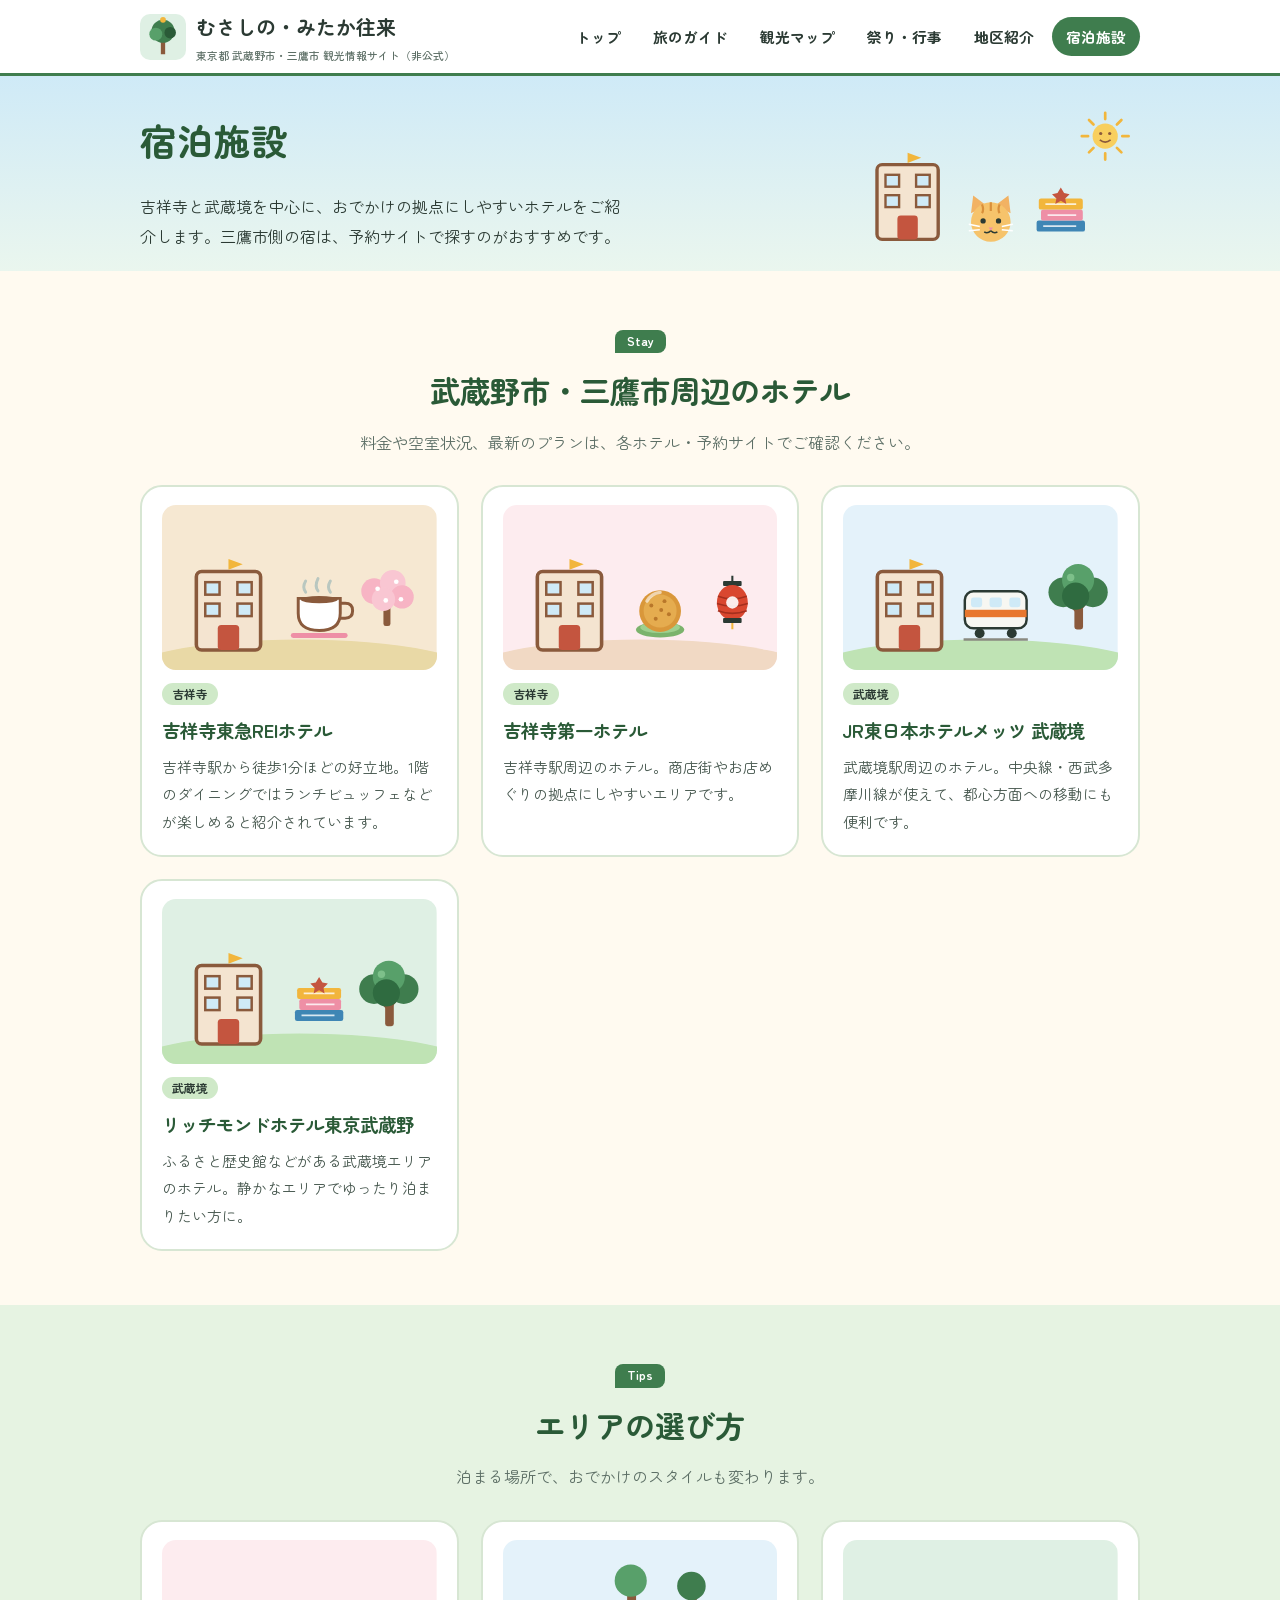
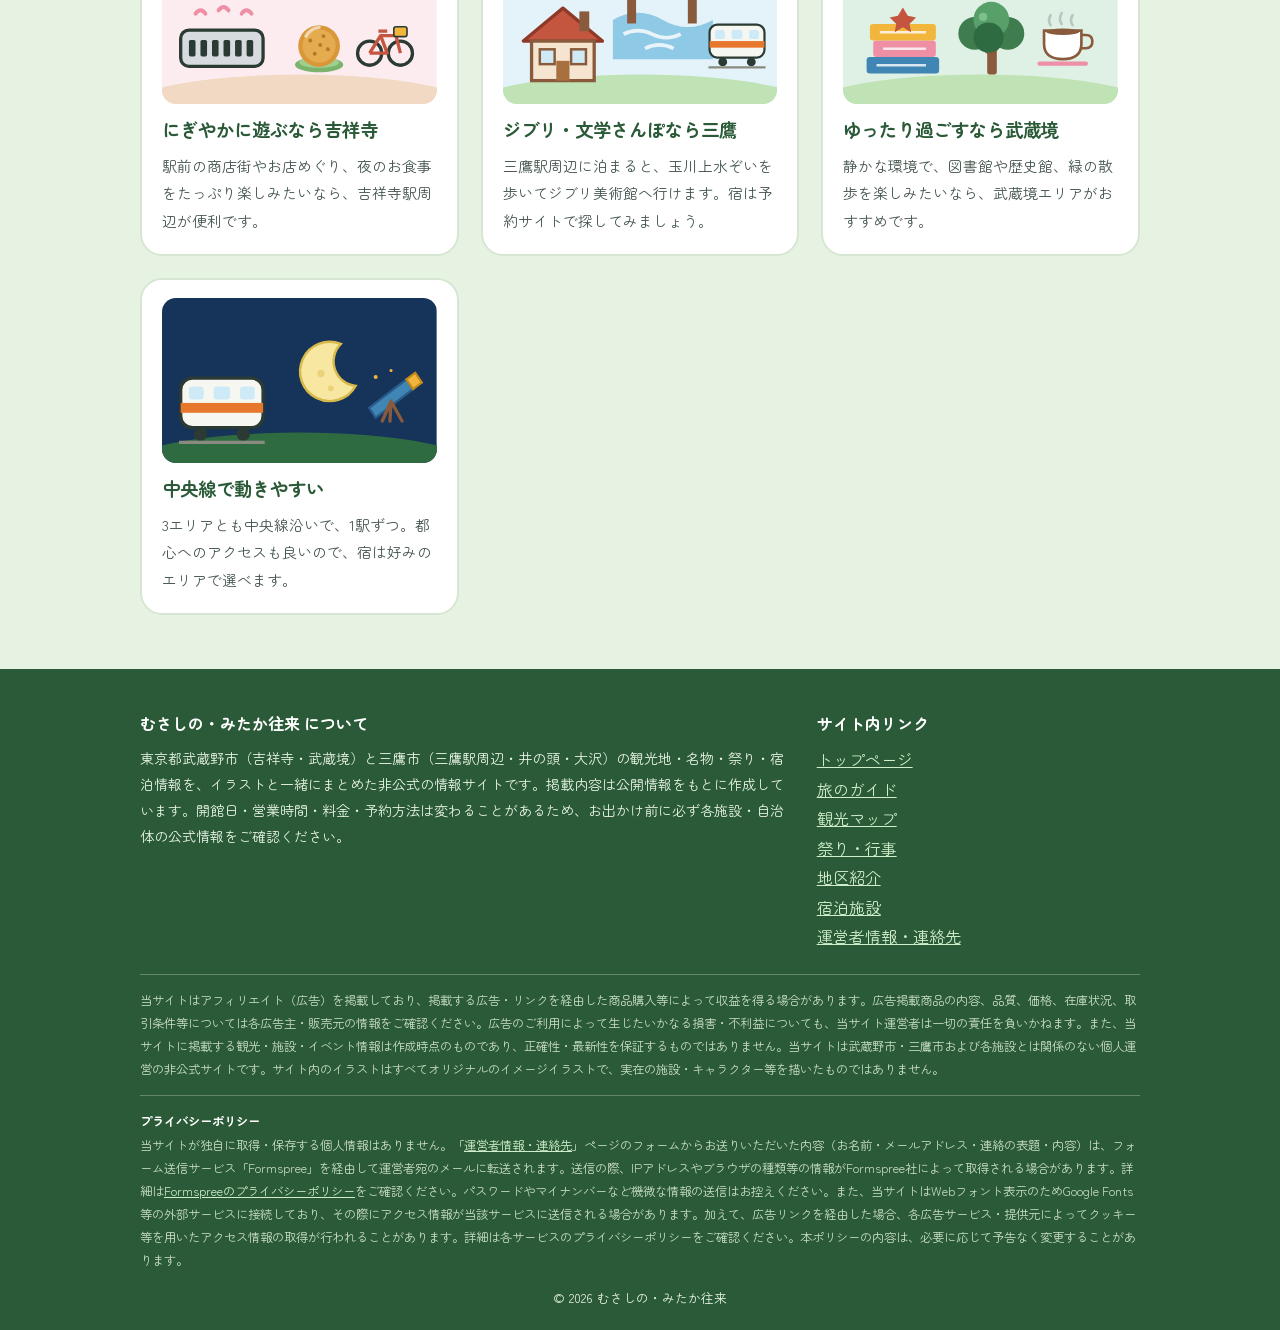
<file: shukuhaku.html>
<!DOCTYPE html>
<html lang="ja">
<head>
<meta charset="UTF-8">
<meta name="viewport" content="width=device-width, initial-scale=1.0">
<title>宿泊施設｜むさしの・みたか往来</title>
<meta name="description" content="吉祥寺・武蔵境など、武蔵野市・三鷹市周辺のホテル情報と、エリアの選び方をご紹介します。">
<link rel="icon" type="image/svg+xml" href="favicon.svg">
<link rel="preconnect" href="https://fonts.googleapis.com">
<link rel="preconnect" href="https://fonts.gstatic.com" crossorigin>
<link href="https://fonts.googleapis.com/css2?family=Zen+Maru+Gothic:wght@400;500;700&display=swap" rel="stylesheet">
<link rel="stylesheet" href="style.css">
</head>
<body>
<header class="site-header">
<div class="wrap">
<a class="brand" href="index.html">
<svg class="brand-icon" viewBox="0 0 64 64" aria-hidden="true"><rect width="64" height="64" rx="14" fill="#dff0e4"/><rect x="29" y="34" width="6" height="22" fill="#8a5a3c"/><circle cx="32" cy="24" r="16" fill="#3f7d4e"/><circle cx="22" cy="28" r="9" fill="#58a06a"/><circle cx="42" cy="26" r="8" fill="#2a5a37"/><circle cx="32" cy="8" r="4" fill="#f2b63c"/></svg>
<span>むさしの・みたか往来<span class="brand-sub">東京都 武蔵野市・三鷹市 観光情報サイト（非公式）</span></span>
</a>
<nav class="main-nav"><a href="index.html">トップ</a><a href="guide.html">旅のガイド</a><a href="map.html">観光マップ</a><a href="matsuri.html">祭り・行事</a><a href="areas.html">地区紹介</a><a href="shukuhaku.html" class="active">宿泊施設</a></nav>
</div>
</header>
<!-- PR表記（ステマ規制・楽天アフィリエイトの規約対応）：広告が実際に表示されたときだけ出ます -->
<div class="pr-top" id="pr-top" role="note" hidden style="background:#fff;border-bottom:1px solid #e6dfd2;"><p style="max-width:1100px;margin:0 auto;padding:7px 16px;text-align:left;font-size:14px;line-height:1.6;color:#333;font-weight:500;"><b style="display:inline-block;background:#8a3a1d;color:#fff;border-radius:4px;padding:0 8px;margin-right:8px;font-size:12px;line-height:1.7;vertical-align:1px;">PR</b>このページには広告を含みます</p></div>
<script>(function(){var n=document.getElementById("pr-top");if(!n)return;function on(e){if(e.classList.contains("is-empty")||!e.getClientRects().length)return false;var c=getComputedStyle(e);if(c.display==="none"||c.visibility==="hidden")return false;return !!e.querySelector("a[href],iframe,img")}function chk(){var s=document.querySelectorAll("[data-ad-slot],.ad-frame");for(var i=0;i<s.length;i++){if(on(s[i])){n.hidden=false;if(mo)mo.disconnect();return}}}var mo=window.MutationObserver?new MutationObserver(function(){clearTimeout(t);t=setTimeout(chk,100)}):null,t;document.addEventListener("DOMContentLoaded",function(){chk();if(mo)mo.observe(document.body,{subtree:true,childList:true,attributes:true,attributeFilter:["hidden","class","style"]})});window.addEventListener("load",chk)})();</script>

<section class="page-hero"><div class="wrap"><div><h1>宿泊施設</h1><p>吉祥寺と武蔵境を中心に、おでかけの拠点にしやすいホテルをご紹介します。三鷹市側の宿は、予約サイトで探すのがおすすめです。</p></div><svg viewBox="0 0 300 160" aria-hidden="true"><g transform="translate(20 40) scale(1.7)"><rect x="10" y="8" width="36" height="44" rx="3" fill="#f4e4d0" stroke="#8a5a3c" stroke-width="2"/><g fill="#cfeaf7" stroke="#8a5a3c" stroke-width="1.4"><rect x="15" y="14" width="8" height="7"/><rect x="33" y="14" width="8" height="7"/><rect x="15" y="26" width="8" height="7"/><rect x="33" y="26" width="8" height="7"/></g><rect x="22" y="38" width="12" height="14" rx="2" fill="#c4553f"/><path d="M28 8V1l8 3-8 3" fill="#f2b63c"/></g><g transform="translate(120 78) scale(1.1)"><path d="M10 22L12 6l12 9zM46 22L44 6 32 15z" fill="#f2b263"/><circle cx="28" cy="30" r="18" fill="#f6c36b"/><path d="M20 14q2 5 0 8M28 12v8M36 14q-2 5 0 8" stroke="#d98f3a" stroke-width="2" fill="none"/><circle cx="21" cy="29" r="2.4" fill="#2b3a33"/><circle cx="35" cy="29" r="2.4" fill="#2b3a33"/><path d="M26 35h4l-2 3z" fill="#ee8fa6"/><path d="M28 38q-3 3-6 1M28 38q3 3 6 1" stroke="#2b3a33" stroke-width="1.4" fill="none"/><path d="M8 32l10 2M8 38l10-1M48 32l-10 2M48 38l-10-1" stroke="#fff" stroke-width="1.4"/></g><g transform="translate(190 70) scale(1.1)"><rect x="6" y="36" width="44" height="10" rx="2" fill="#3f86b5"/><rect x="10" y="26" width="38" height="10" rx="2" fill="#ee8fa6"/><rect x="8" y="16" width="40" height="10" rx="2" fill="#f2b63c"/><path d="M12 41h30M16 31h26M14 21h28" stroke="#fff" stroke-width="1.6" opacity=".8"/><path d="M28 6l3 5 5 1-4 4 1 5-5-3-5 3 1-5-4-4 5-1z" fill="#c4553f"/></g><g transform="translate(240 0) scale(0.9)"><g stroke="#f2b63c" stroke-width="3" stroke-linecap="round"><path d="M28 2v7M28 47v7M2 28h7M47 28h7M10 10l5 5M41 41l5 5M46 10l-5 5M15 41l-5 5"/></g><circle cx="28" cy="28" r="14" fill="#f8cf5e"/><circle cx="23" cy="25" r="1.8" fill="#8a5a3c"/><circle cx="33" cy="25" r="1.8" fill="#8a5a3c"/><path d="M22 32q6 5 12 0" stroke="#8a5a3c" stroke-width="1.8" fill="none"/></g></svg></div></section>
<section class="section ">
<div class="wrap">
<div class="section-head"><span class="tag">Stay</span><h2>武蔵野市・三鷹市周辺のホテル</h2><p>料金や空室状況、最新のプランは、各ホテル・予約サイトでご確認ください。</p></div>
<div class="grid"><div class="card"><svg class="icon" viewBox="0 0 200 120" role="img" aria-hidden="true"><rect width="200" height="120" fill="#f6e8d2"/><ellipse cx="100" cy="124" rx="130" ry="26" fill="#e9d9a6"/><g transform="translate(12 38) scale(1.3)"><rect x="10" y="8" width="36" height="44" rx="3" fill="#f4e4d0" stroke="#8a5a3c" stroke-width="2"/><g fill="#cfeaf7" stroke="#8a5a3c" stroke-width="1.4"><rect x="15" y="14" width="8" height="7"/><rect x="33" y="14" width="8" height="7"/><rect x="15" y="26" width="8" height="7"/><rect x="33" y="26" width="8" height="7"/></g><rect x="22" y="38" width="12" height="14" rx="2" fill="#c4553f"/><path d="M28 8V1l8 3-8 3" fill="#f2b63c"/></g><g transform="translate(92 50) scale(0.9)"><path d="M14 6q-3 5 0 9M24 4q-3 6 0 10M34 6q-3 5 0 9" stroke="#b9c7c0" stroke-width="2.4" fill="none" stroke-linecap="round"/><path d="M8 20h34v12q0 14-17 14T8 32z" fill="#fff" stroke="#8a5a3c" stroke-width="2.4"/><path d="M42 24h4q6 0 6 6t-6 6h-5" stroke="#8a5a3c" stroke-width="2.4" fill="none"/><ellipse cx="25" cy="21" rx="15" ry="3" fill="#8a5a3c"/><path d="M4 50h42" stroke="#ee8fa6" stroke-width="4" stroke-linecap="round"/></g><g transform="translate(140 44) scale(0.85)"><rect x="25" y="32" width="6" height="20" rx="2" fill="#8a5a3c"/><circle cx="17" cy="22" r="11" fill="#f7b4c4"/><circle cx="33" cy="15" r="11" fill="#f9c6d2"/><circle cx="41" cy="27" r="10" fill="#f7b4c4"/><circle cx="25" cy="29" r="10" fill="#f9c6d2"/><circle cx="20" cy="20" r="2" fill="#fff"/><circle cx="36" cy="14" r="2" fill="#fff"/><circle cx="40" cy="29" r="2" fill="#fff"/><circle cx="27" cy="30" r="2" fill="#fff"/></g></svg><span class="place m">吉祥寺</span><h3>吉祥寺東急REIホテル</h3><p>吉祥寺駅から徒歩1分ほどの好立地。1階のダイニングではランチビュッフェなどが楽しめると紹介されています。</p></div><div class="card"><svg class="icon" viewBox="0 0 200 120" role="img" aria-hidden="true"><rect width="200" height="120" fill="#fdecef"/><ellipse cx="100" cy="124" rx="130" ry="26" fill="#f1d9c4"/><g transform="translate(12 38) scale(1.3)"><rect x="10" y="8" width="36" height="44" rx="3" fill="#f4e4d0" stroke="#8a5a3c" stroke-width="2"/><g fill="#cfeaf7" stroke="#8a5a3c" stroke-width="1.4"><rect x="15" y="14" width="8" height="7"/><rect x="33" y="14" width="8" height="7"/><rect x="15" y="26" width="8" height="7"/><rect x="33" y="26" width="8" height="7"/></g><rect x="22" y="38" width="12" height="14" rx="2" fill="#c4553f"/><path d="M28 8V1l8 3-8 3" fill="#f2b63c"/></g><g transform="translate(92 54) scale(0.8)"><ellipse cx="28" cy="46" rx="22" ry="7" fill="#7bb36c"/><ellipse cx="28" cy="44" rx="18" ry="5" fill="#9ed08f"/><circle cx="28" cy="29" r="19" fill="#d9973a"/><circle cx="28" cy="29" r="15" fill="#e5ac4f"/><g fill="#b9772a"><circle cx="20" cy="24" r="1.8"/><circle cx="32" cy="20" r="1.8"/><circle cx="36" cy="32" r="1.8"/><circle cx="24" cy="36" r="1.8"/><circle cx="29" cy="28" r="1.8"/></g><path d="M16 20q4-7 12-8" stroke="#fff" stroke-width="3" stroke-linecap="round" fill="none" opacity=".6"/></g><g transform="translate(146 50) scale(0.75)"><path d="M28 2v6" stroke="#2b3a33" stroke-width="2"/><rect x="19" y="7" width="18" height="5" rx="1" fill="#2b3a33"/><ellipse cx="28" cy="28" rx="15" ry="17" fill="#d9472f"/><path d="M14 22q14 5 28 0M13 29q15 5 30 0M14 36q14 5 28 0" stroke="#a52f1d" stroke-width="1.6" fill="none"/><rect x="19" y="43" width="18" height="5" rx="1" fill="#2b3a33"/><path d="M28 48v6" stroke="#f2b63c" stroke-width="2"/><circle cx="28" cy="28" r="6" fill="#fff" opacity=".9"/></g></svg><span class="place m">吉祥寺</span><h3>吉祥寺第一ホテル</h3><p>吉祥寺駅周辺のホテル。商店街やお店めぐりの拠点にしやすいエリアです。</p></div><div class="card"><svg class="icon" viewBox="0 0 200 120" role="img" aria-hidden="true"><rect width="200" height="120" fill="#e4f2fa"/><ellipse cx="100" cy="124" rx="130" ry="26" fill="#bfe3b4"/><g transform="translate(12 38) scale(1.3)"><rect x="10" y="8" width="36" height="44" rx="3" fill="#f4e4d0" stroke="#8a5a3c" stroke-width="2"/><g fill="#cfeaf7" stroke="#8a5a3c" stroke-width="1.4"><rect x="15" y="14" width="8" height="7"/><rect x="33" y="14" width="8" height="7"/><rect x="15" y="26" width="8" height="7"/><rect x="33" y="26" width="8" height="7"/></g><rect x="22" y="38" width="12" height="14" rx="2" fill="#c4553f"/><path d="M28 8V1l8 3-8 3" fill="#f2b63c"/></g><g transform="translate(86 52) scale(0.9)"><rect x="3" y="12" width="50" height="30" rx="7" fill="#f7f7f2" stroke="#2b3a33" stroke-width="2"/><rect x="3" y="27" width="50" height="6" fill="#e8772e"/><rect x="8" y="17" width="9" height="8" rx="2" fill="#cfeaf7"/><rect x="23" y="17" width="10" height="8" rx="2" fill="#cfeaf7"/><rect x="39" y="17" width="9" height="8" rx="2" fill="#cfeaf7"/><circle cx="15" cy="46" r="4" fill="#2b3a33"/><circle cx="41" cy="46" r="4" fill="#2b3a33"/><path d="M2 51h52" stroke="#8a8a80" stroke-width="2"/></g><g transform="translate(146 42) scale(0.9)"><rect x="25" y="30" width="7" height="24" rx="2" fill="#8a5a3c"/><path d="M28 40l-8-8M29 38l8-9" stroke="#8a5a3c" stroke-width="3" fill="none"/><circle cx="16" cy="24" r="12" fill="#3f7d4e"/><circle cx="40" cy="24" r="12" fill="#3f7d4e"/><circle cx="28" cy="14" r="13" fill="#58a06a"/><circle cx="26" cy="27" r="11" fill="#2f6b40"/><circle cx="22" cy="12" r="3" fill="#7dc08a"/></g></svg><span class="place m">武蔵境</span><h3>JR東日本ホテルメッツ 武蔵境</h3><p>武蔵境駅周辺のホテル。中央線・西武多摩川線が使えて、都心方面への移動にも便利です。</p></div><div class="card"><svg class="icon" viewBox="0 0 200 120" role="img" aria-hidden="true"><rect width="200" height="120" fill="#dff0e4"/><ellipse cx="100" cy="124" rx="130" ry="26" fill="#bfe3b4"/><g transform="translate(12 38) scale(1.3)"><rect x="10" y="8" width="36" height="44" rx="3" fill="#f4e4d0" stroke="#8a5a3c" stroke-width="2"/><g fill="#cfeaf7" stroke="#8a5a3c" stroke-width="1.4"><rect x="15" y="14" width="8" height="7"/><rect x="33" y="14" width="8" height="7"/><rect x="15" y="26" width="8" height="7"/><rect x="33" y="26" width="8" height="7"/></g><rect x="22" y="38" width="12" height="14" rx="2" fill="#c4553f"/><path d="M28 8V1l8 3-8 3" fill="#f2b63c"/></g><g transform="translate(92 52) scale(0.8)"><rect x="6" y="36" width="44" height="10" rx="2" fill="#3f86b5"/><rect x="10" y="26" width="38" height="10" rx="2" fill="#ee8fa6"/><rect x="8" y="16" width="40" height="10" rx="2" fill="#f2b63c"/><path d="M12 41h30M16 31h26M14 21h28" stroke="#fff" stroke-width="1.6" opacity=".8"/><path d="M28 6l3 5 5 1-4 4 1 5-5-3-5 3 1-5-4-4 5-1z" fill="#c4553f"/></g><g transform="translate(140 44) scale(0.9)"><rect x="25" y="30" width="7" height="24" rx="2" fill="#8a5a3c"/><path d="M28 40l-8-8M29 38l8-9" stroke="#8a5a3c" stroke-width="3" fill="none"/><circle cx="16" cy="24" r="12" fill="#3f7d4e"/><circle cx="40" cy="24" r="12" fill="#3f7d4e"/><circle cx="28" cy="14" r="13" fill="#58a06a"/><circle cx="26" cy="27" r="11" fill="#2f6b40"/><circle cx="22" cy="12" r="3" fill="#7dc08a"/></g></svg><span class="place m">武蔵境</span><h3>リッチモンドホテル東京武蔵野</h3><p>ふるさと歴史館などがある武蔵境エリアのホテル。静かなエリアでゆったり泊まりたい方に。</p></div></div>
</div>
</section>
<section class="section alt">
<div class="wrap">
<div class="section-head"><span class="tag">Tips</span><h2>エリアの選び方</h2><p>泊まる場所で、おでかけのスタイルも変わります。</p></div>
<div class="grid"><div class="card"><svg class="icon" viewBox="0 0 200 120" role="img" aria-hidden="true"><rect width="200" height="120" fill="#fdecef"/><ellipse cx="100" cy="124" rx="130" ry="26" fill="#f1d9c4"/><g transform="translate(10 44) scale(1.2)"><rect x="3" y="18" width="50" height="22" rx="5" fill="#d7dbe0" stroke="#2b3a33" stroke-width="2"/><g fill="#2b3a33"><rect x="8" y="24" width="4" height="10" rx="1"/><rect x="15" y="24" width="4" height="10" rx="1"/><rect x="22" y="24" width="4" height="10" rx="1"/><rect x="29" y="24" width="4" height="10" rx="1"/><rect x="36" y="24" width="4" height="10" rx="1"/><rect x="43" y="24" width="4" height="10" rx="1"/></g><path d="M12 8q3-4 6 0M26 6q3-4 6 0M40 8q3-4 6 0" stroke="#ee8fa6" stroke-width="2.4" fill="none" stroke-linecap="round"/></g><g transform="translate(92 54) scale(0.8)"><ellipse cx="28" cy="46" rx="22" ry="7" fill="#7bb36c"/><ellipse cx="28" cy="44" rx="18" ry="5" fill="#9ed08f"/><circle cx="28" cy="29" r="19" fill="#d9973a"/><circle cx="28" cy="29" r="15" fill="#e5ac4f"/><g fill="#b9772a"><circle cx="20" cy="24" r="1.8"/><circle cx="32" cy="20" r="1.8"/><circle cx="36" cy="32" r="1.8"/><circle cx="24" cy="36" r="1.8"/><circle cx="29" cy="28" r="1.8"/></g><path d="M16 20q4-7 12-8" stroke="#fff" stroke-width="3" stroke-linecap="round" fill="none" opacity=".6"/></g><g transform="translate(140 52) scale(0.8)"><circle cx="14" cy="38" r="11" fill="none" stroke="#2b3a33" stroke-width="3"/><circle cx="42" cy="38" r="11" fill="none" stroke="#2b3a33" stroke-width="3"/><path d="M14 38l10-16h14l4 16M24 22l6 16h-16M22 18h8" stroke="#c4553f" stroke-width="3" fill="none" stroke-linejoin="round"/><rect x="36" y="14" width="12" height="9" rx="2" fill="#f2b63c" stroke="#2b3a33" stroke-width="1.5"/></g></svg><h3>にぎやかに遊ぶなら吉祥寺</h3><p>駅前の商店街やお店めぐり、夜のお食事をたっぷり楽しみたいなら、吉祥寺駅周辺が便利です。</p></div><div class="card"><svg class="icon" viewBox="0 0 200 120" role="img" aria-hidden="true"><rect width="200" height="120" fill="#e4f2fa"/><ellipse cx="100" cy="124" rx="130" ry="26" fill="#bfe3b4"/><g transform="translate(10 40) scale(1.2)"><path d="M4 28L28 8l24 20z" fill="#c4553f" stroke="#8f3a29" stroke-width="2" stroke-linejoin="round"/><rect x="9" y="28" width="38" height="24" fill="#f4e4d0" stroke="#8a5a3c" stroke-width="2"/><rect x="14" y="33" width="9" height="9" fill="#cfeaf7" stroke="#8a5a3c" stroke-width="1.5"/><rect x="33" y="33" width="9" height="9" fill="#cfeaf7" stroke="#8a5a3c" stroke-width="1.5"/><rect x="24" y="40" width="8" height="12" fill="#a9703f"/><rect x="38" y="10" width="6" height="12" fill="#8a5a3c"/></g><g transform="translate(80 14) scale(1.3)"><path d="M0 34q14-8 28 0t28 0v22H0z" fill="#8ec9e6"/><path d="M6 42q8-4 16 0t16 0M18 50q8-4 16 0" stroke="#fff" stroke-width="2" fill="none" opacity=".8"/><rect x="8" y="14" width="5" height="22" fill="#8a5a3c"/><circle cx="10" cy="12" r="9" fill="#58a06a"/><rect x="42" y="18" width="5" height="18" fill="#8a5a3c"/><circle cx="44" cy="15" r="8" fill="#3f7d4e"/></g><g transform="translate(148 52) scale(0.8)"><rect x="3" y="12" width="50" height="30" rx="7" fill="#f7f7f2" stroke="#2b3a33" stroke-width="2"/><rect x="3" y="27" width="50" height="6" fill="#e8772e"/><rect x="8" y="17" width="9" height="8" rx="2" fill="#cfeaf7"/><rect x="23" y="17" width="10" height="8" rx="2" fill="#cfeaf7"/><rect x="39" y="17" width="9" height="8" rx="2" fill="#cfeaf7"/><circle cx="15" cy="46" r="4" fill="#2b3a33"/><circle cx="41" cy="46" r="4" fill="#2b3a33"/><path d="M2 51h52" stroke="#8a8a80" stroke-width="2"/></g></svg><h3>ジブリ・文学さんぽなら三鷹</h3><p>三鷹駅周辺に泊まると、玉川上水ぞいを歩いてジブリ美術館へ行けます。宿は予約サイトで探してみましょう。</p></div><div class="card"><svg class="icon" viewBox="0 0 200 120" role="img" aria-hidden="true"><rect width="200" height="120" fill="#dff0e4"/><ellipse cx="100" cy="124" rx="130" ry="26" fill="#bfe3b4"/><g transform="translate(10 42) scale(1.2)"><rect x="6" y="36" width="44" height="10" rx="2" fill="#3f86b5"/><rect x="10" y="26" width="38" height="10" rx="2" fill="#ee8fa6"/><rect x="8" y="16" width="40" height="10" rx="2" fill="#f2b63c"/><path d="M12 41h30M16 31h26M14 21h28" stroke="#fff" stroke-width="1.6" opacity=".8"/><path d="M28 6l3 5 5 1-4 4 1 5-5-3-5 3 1-5-4-4 5-1z" fill="#c4553f"/></g><g transform="translate(80 44) scale(1.0)"><rect x="25" y="30" width="7" height="24" rx="2" fill="#8a5a3c"/><path d="M28 40l-8-8M29 38l8-9" stroke="#8a5a3c" stroke-width="3" fill="none"/><circle cx="16" cy="24" r="12" fill="#3f7d4e"/><circle cx="40" cy="24" r="12" fill="#3f7d4e"/><circle cx="28" cy="14" r="13" fill="#58a06a"/><circle cx="26" cy="27" r="11" fill="#2f6b40"/><circle cx="22" cy="12" r="3" fill="#7dc08a"/></g><g transform="translate(140 50) scale(0.8)"><path d="M14 6q-3 5 0 9M24 4q-3 6 0 10M34 6q-3 5 0 9" stroke="#b9c7c0" stroke-width="2.4" fill="none" stroke-linecap="round"/><path d="M8 20h34v12q0 14-17 14T8 32z" fill="#fff" stroke="#8a5a3c" stroke-width="2.4"/><path d="M42 24h4q6 0 6 6t-6 6h-5" stroke="#8a5a3c" stroke-width="2.4" fill="none"/><ellipse cx="25" cy="21" rx="15" ry="3" fill="#8a5a3c"/><path d="M4 50h42" stroke="#ee8fa6" stroke-width="4" stroke-linecap="round"/></g></svg><h3>ゆったり過ごすなら武蔵境</h3><p>静かな環境で、図書館や歴史館、緑の散歩を楽しみたいなら、武蔵境エリアがおすすめです。</p></div><div class="card"><svg class="icon" viewBox="0 0 200 120" role="img" aria-hidden="true"><rect width="200" height="120" fill="#16335a"/><ellipse cx="100" cy="124" rx="130" ry="26" fill="#2f6b40"/><g transform="translate(10 44) scale(1.2)"><rect x="3" y="12" width="50" height="30" rx="7" fill="#f7f7f2" stroke="#2b3a33" stroke-width="2"/><rect x="3" y="27" width="50" height="6" fill="#e8772e"/><rect x="8" y="17" width="9" height="8" rx="2" fill="#cfeaf7"/><rect x="23" y="17" width="10" height="8" rx="2" fill="#cfeaf7"/><rect x="39" y="17" width="9" height="8" rx="2" fill="#cfeaf7"/><circle cx="15" cy="46" r="4" fill="#2b3a33"/><circle cx="41" cy="46" r="4" fill="#2b3a33"/><path d="M2 51h52" stroke="#8a8a80" stroke-width="2"/></g><g transform="translate(96 28) scale(0.9)"><path d="M38 6A24 24 0 1 0 50 40 20 20 0 0 1 38 6z" fill="#f8e7a1" stroke="#d9b94a" stroke-width="2"/><circle cx="22" cy="30" r="3" fill="#ecd27a"/><circle cx="30" cy="42" r="2.4" fill="#ecd27a"/></g><g transform="translate(146 48) scale(0.8)"><path d="M6 40L40 14l6 9L12 49z" fill="#3f86b5" stroke="#2a5a8a" stroke-width="2"/><path d="M40 14l8-6 6 9-8 6z" fill="#f2b63c" stroke="#c48a1a" stroke-width="2"/><path d="M26 34l-8 18M26 34l10 18M26 34l-1 18" stroke="#8a5a3c" stroke-width="3" stroke-linecap="round"/><circle cx="12" cy="12" r="1.8" fill="#f2b63c"/><circle cx="26" cy="6" r="1.4" fill="#f2b63c"/></g></svg><h3>中央線で動きやすい</h3><p>3エリアとも中央線沿いで、1駅ずつ。都心へのアクセスも良いので、宿は好みのエリアで選べます。</p></div></div>
</div>
</section>
<section class="section alt" aria-label="広告" hidden>
<div class="wrap">
<div class="section-head"><span class="tag">PR</span><h2>おすすめ・広告</h2></div>
<div class="ad-row"><div class="ad-slot" data-ad-slot="ad11" hidden>
<span class="ad-label">広告</span>
<div class="ad-body"></div>
</div><div class="ad-slot" data-ad-slot="ad12" hidden>
<span class="ad-label">広告</span>
<div class="ad-body"></div>
</div></div>
</div>
</section>
<footer class="site-footer">
<div class="wrap">
<div class="footer-grid">
<div>
<h4>むさしの・みたか往来 について</h4>
<p>東京都武蔵野市（吉祥寺・武蔵境）と三鷹市（三鷹駅周辺・井の頭・大沢）の観光地・名物・祭り・宿泊情報を、イラストと一緒にまとめた非公式の情報サイトです。掲載内容は公開情報をもとに作成しています。開館日・営業時間・料金・予約方法は変わることがあるため、お出かけ前に必ず各施設・自治体の公式情報をご確認ください。</p>
</div>
<div>
<h4>サイト内リンク</h4>
<ul>
<li><a href="index.html">トップページ</a></li>
<li><a href="guide.html">旅のガイド</a></li>
<li><a href="map.html">観光マップ</a></li>
<li><a href="matsuri.html">祭り・行事</a></li>
<li><a href="areas.html">地区紹介</a></li>
<li><a href="shukuhaku.html">宿泊施設</a></li>
<li><a href="unei.html">運営者情報・連絡先</a></li>
</ul>
</div>
</div>
<div class="disclaimer">当サイトはアフィリエイト（広告）を掲載しており、掲載する広告・リンクを経由した商品購入等によって収益を得る場合があります。広告掲載商品の内容、品質、価格、在庫状況、取引条件等については各広告主・販売元の情報をご確認ください。広告のご利用によって生じたいかなる損害・不利益についても、当サイト運営者は一切の責任を負いかねます。また、当サイトに掲載する観光・施設・イベント情報は作成時点のものであり、正確性・最新性を保証するものではありません。当サイトは武蔵野市・三鷹市および各施設とは関係のない個人運営の非公式サイトです。サイト内のイラストはすべてオリジナルのイメージイラストで、実在の施設・キャラクター等を描いたものではありません。</div>
<div class="disclaimer" style="margin-top:14px;">
<strong style="color:#fff;">プライバシーポリシー</strong><br>
当サイトが独自に取得・保存する個人情報はありません。「<a href="unei.html">運営者情報・連絡先</a>」ページのフォームからお送りいただいた内容（お名前・メールアドレス・連絡の表題・内容）は、フォーム送信サービス「Formspree」を経由して運営者宛のメールに転送されます。送信の際、IPアドレスやブラウザの種類等の情報がFormspree社によって取得される場合があります。詳細は<a href="https://formspree.io/legal/privacy-policy/" target="_blank" rel="noopener noreferrer">Formspreeのプライバシーポリシー</a>をご確認ください。パスワードやマイナンバーなど機微な情報の送信はお控えください。また、当サイトはWebフォント表示のためGoogle Fonts等の外部サービスに接続しており、その際にアクセス情報が当該サービスに送信される場合があります。加えて、広告リンクを経由した場合、各広告サービス・提供元によってクッキー等を用いたアクセス情報の取得が行われることがあります。詳細は各サービスのプライバシーポリシーをご確認ください。本ポリシーの内容は、必要に応じて予告なく変更することがあります。</div>
<div class="copyright"><span id="copyright-text">© 2026 むさしの・みたか往来</span></div>
</div>
</footer>
<script>
(function(){var s=2026,c=new Date().getFullYear(),e=document.getElementById('copyright-text');if(e){e.textContent='\u00A9 '+(c>s?s+'-'+c:s)+' むさしの・みたか往来';}})();
</script>
<script src="ads.js" defer></script>
</body>
</html>
</file>
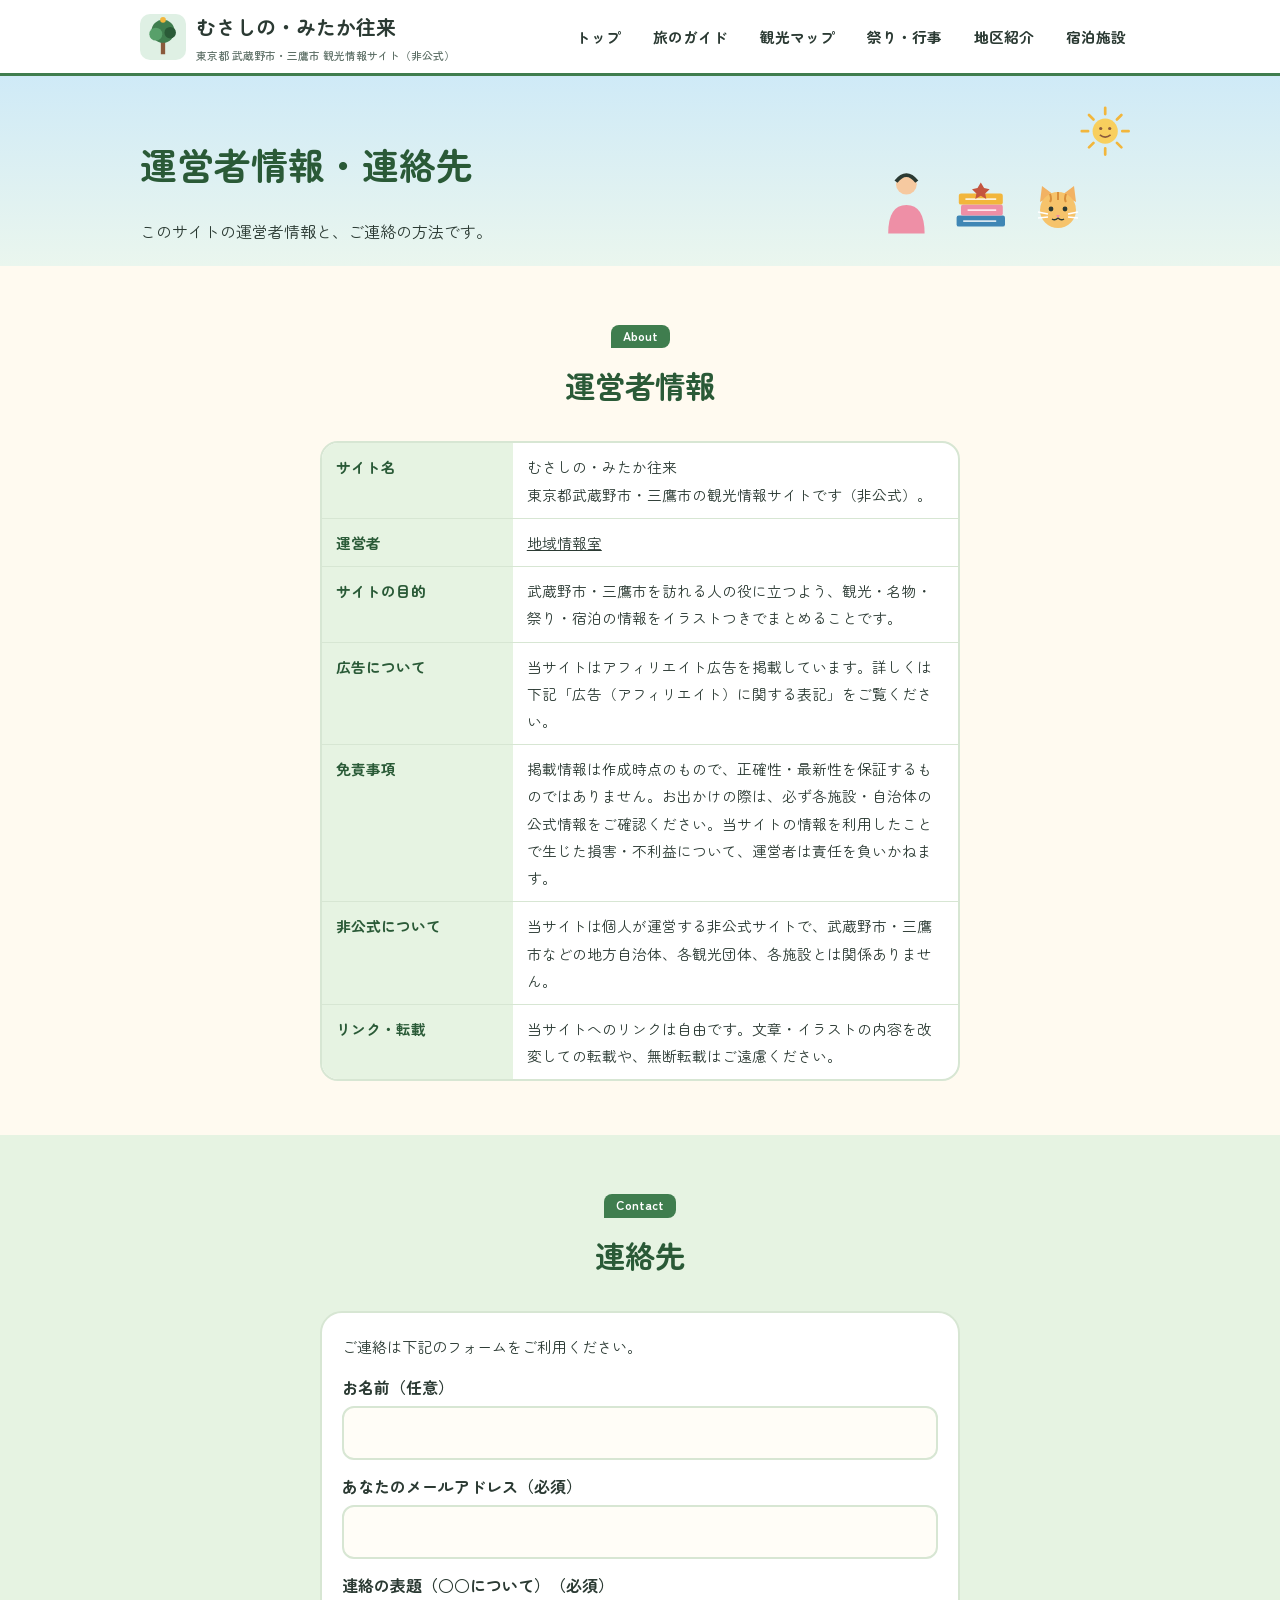
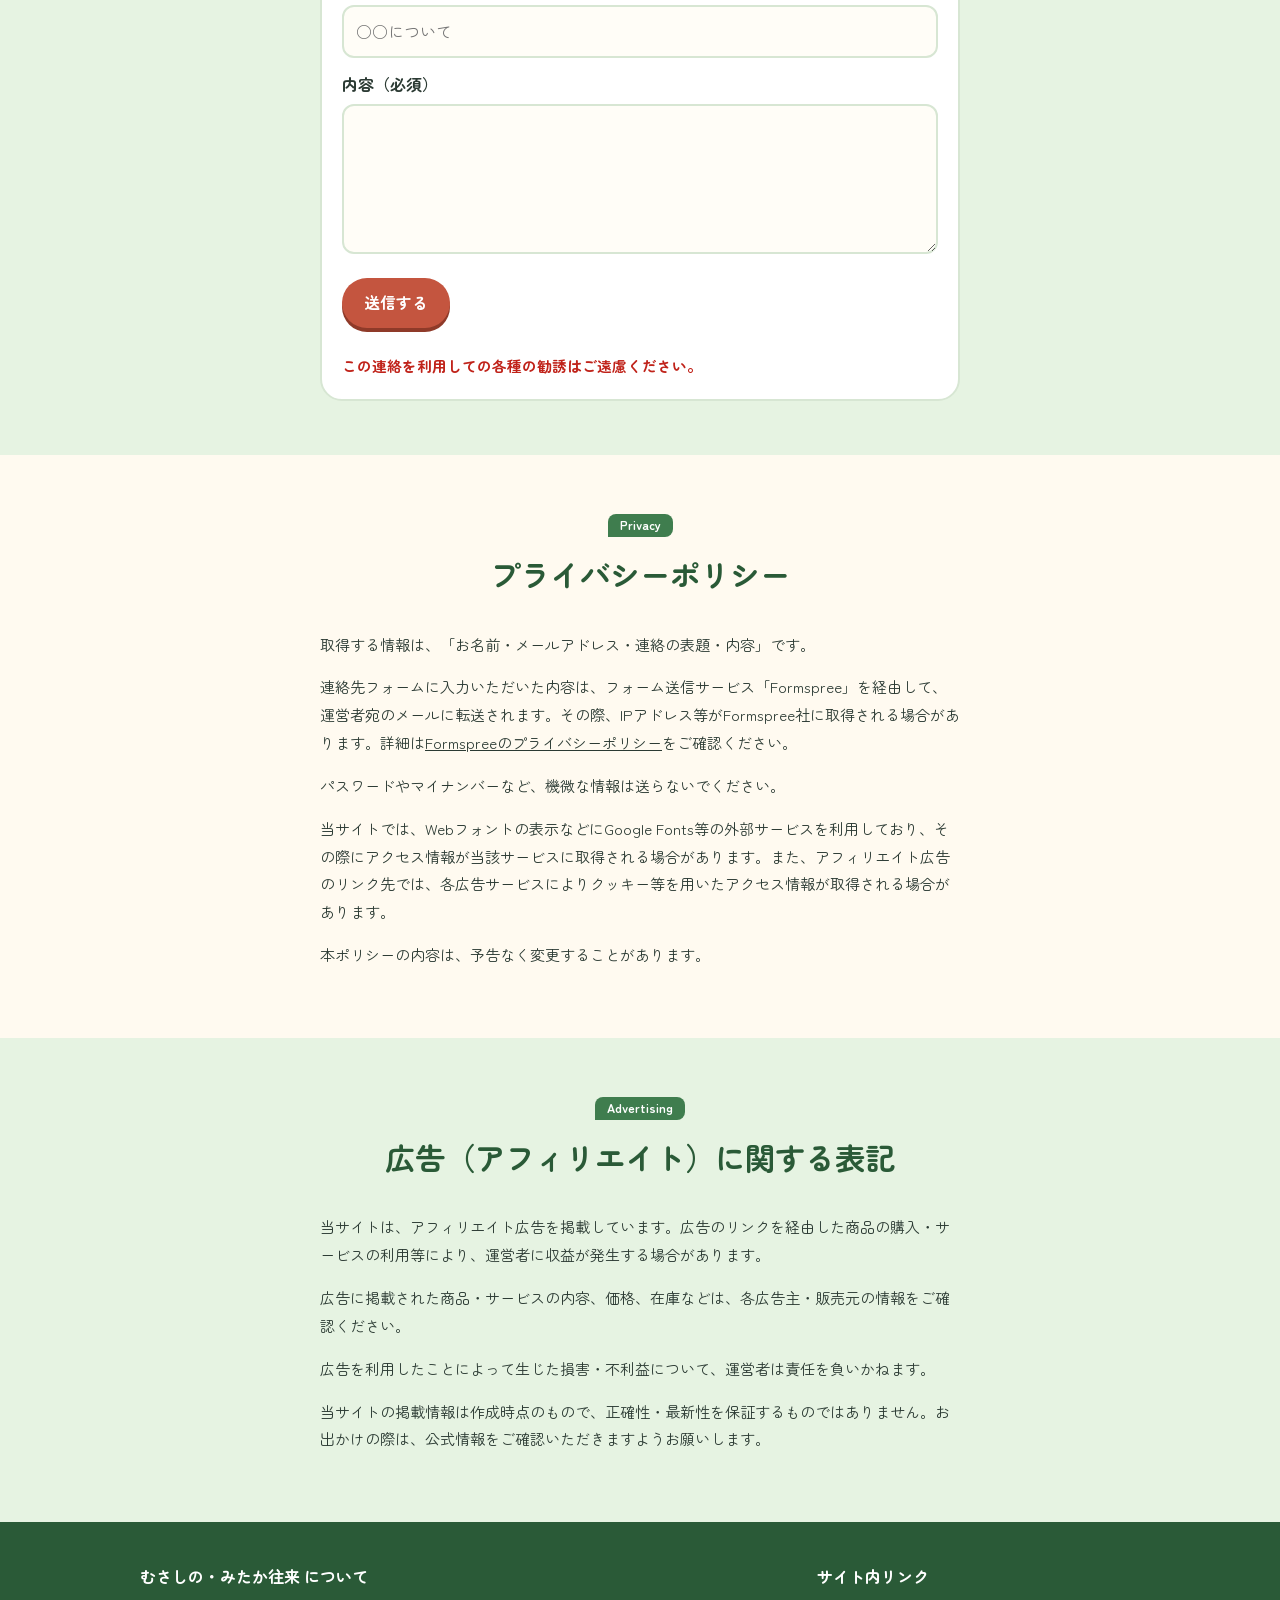
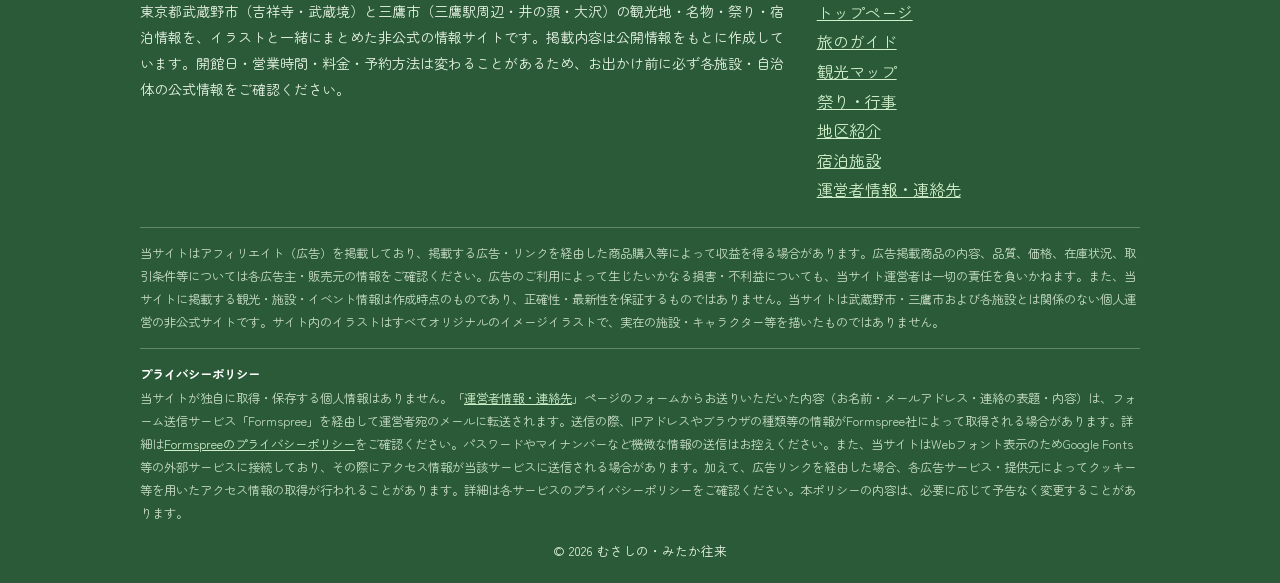
<file: unei.html>
<!DOCTYPE html>
<html lang="ja">
<head>
<meta charset="UTF-8">
<meta name="viewport" content="width=device-width, initial-scale=1.0">
<title>運営者情報・連絡先｜むさしの・みたか往来</title>
<meta name="description" content="むさしの・みたか往来の運営者情報、連絡先フォーム、プライバシーポリシー、広告（アフィリエイト）に関する表記です。">
<link rel="icon" type="image/svg+xml" href="favicon.svg">
<link rel="preconnect" href="https://fonts.googleapis.com">
<link rel="preconnect" href="https://fonts.gstatic.com" crossorigin>
<link href="https://fonts.googleapis.com/css2?family=Zen+Maru+Gothic:wght@400;500;700&display=swap" rel="stylesheet">
<link rel="stylesheet" href="style.css">
</head>
<body>
<header class="site-header">
<div class="wrap">
<a class="brand" href="index.html">
<svg class="brand-icon" viewBox="0 0 64 64" aria-hidden="true"><rect width="64" height="64" rx="14" fill="#dff0e4"/><rect x="29" y="34" width="6" height="22" fill="#8a5a3c"/><circle cx="32" cy="24" r="16" fill="#3f7d4e"/><circle cx="22" cy="28" r="9" fill="#58a06a"/><circle cx="42" cy="26" r="8" fill="#2a5a37"/><circle cx="32" cy="8" r="4" fill="#f2b63c"/></svg>
<span>むさしの・みたか往来<span class="brand-sub">東京都 武蔵野市・三鷹市 観光情報サイト（非公式）</span></span>
</a>
<nav class="main-nav"><a href="index.html">トップ</a><a href="guide.html">旅のガイド</a><a href="map.html">観光マップ</a><a href="matsuri.html">祭り・行事</a><a href="areas.html">地区紹介</a><a href="shukuhaku.html">宿泊施設</a></nav>
</div>
</header>
<section class="page-hero"><div class="wrap"><div><h1>運営者情報・連絡先</h1><p>このサイトの運営者情報と、ご連絡の方法です。</p></div><svg viewBox="0 0 300 160" aria-hidden="true"><g transform="translate(30 60) scale(1.3)"><circle cx="28" cy="14" r="8" fill="#f6c9a0"/><path d="M14 52q0-22 14-22t14 22z" fill="#ee8fa6"/><path d="M20 12q8-10 16 0" stroke="#2b3a33" stroke-width="3" fill="none"/></g><g transform="translate(110 70) scale(1.1)"><rect x="6" y="36" width="44" height="10" rx="2" fill="#3f86b5"/><rect x="10" y="26" width="38" height="10" rx="2" fill="#ee8fa6"/><rect x="8" y="16" width="40" height="10" rx="2" fill="#f2b63c"/><path d="M12 41h30M16 31h26M14 21h28" stroke="#fff" stroke-width="1.6" opacity=".8"/><path d="M28 6l3 5 5 1-4 4 1 5-5-3-5 3 1-5-4-4 5-1z" fill="#c4553f"/></g><g transform="translate(190 74) scale(1.0)"><path d="M10 22L12 6l12 9zM46 22L44 6 32 15z" fill="#f2b263"/><circle cx="28" cy="30" r="18" fill="#f6c36b"/><path d="M20 14q2 5 0 8M28 12v8M36 14q-2 5 0 8" stroke="#d98f3a" stroke-width="2" fill="none"/><circle cx="21" cy="29" r="2.4" fill="#2b3a33"/><circle cx="35" cy="29" r="2.4" fill="#2b3a33"/><path d="M26 35h4l-2 3z" fill="#ee8fa6"/><path d="M28 38q-3 3-6 1M28 38q3 3 6 1" stroke="#2b3a33" stroke-width="1.4" fill="none"/><path d="M8 32l10 2M8 38l10-1M48 32l-10 2M48 38l-10-1" stroke="#fff" stroke-width="1.4"/></g><g transform="translate(240 0) scale(0.9)"><g stroke="#f2b63c" stroke-width="3" stroke-linecap="round"><path d="M28 2v7M28 47v7M2 28h7M47 28h7M10 10l5 5M41 41l5 5M46 10l-5 5M15 41l-5 5"/></g><circle cx="28" cy="28" r="14" fill="#f8cf5e"/><circle cx="23" cy="25" r="1.8" fill="#8a5a3c"/><circle cx="33" cy="25" r="1.8" fill="#8a5a3c"/><path d="M22 32q6 5 12 0" stroke="#8a5a3c" stroke-width="1.8" fill="none"/></g></svg></div></section>
<section class="section " id="about">
<div class="wrap">
<div class="section-head"><span class="tag">About</span><h2>運営者情報</h2><p></p></div>
<div class="narrow640"><table class="tbl stack"><tr><th>サイト名</th><td>むさしの・みたか往来<br>東京都武蔵野市・三鷹市の観光情報サイトです（非公式）。</td></tr><tr><th>運営者</th><td><a href="https://leben-k.github.io/" style="color:inherit;">地域情報室</a></td></tr><tr><th>サイトの目的</th><td>武蔵野市・三鷹市を訪れる人の役に立つよう、観光・名物・祭り・宿泊の情報をイラストつきでまとめることです。</td></tr><tr><th>広告について</th><td>当サイトはアフィリエイト広告を掲載しています。詳しくは下記「広告（アフィリエイト）に関する表記」をご覧ください。</td></tr><tr><th>免責事項</th><td>掲載情報は作成時点のもので、正確性・最新性を保証するものではありません。お出かけの際は、必ず各施設・自治体の公式情報をご確認ください。当サイトの情報を利用したことで生じた損害・不利益について、運営者は責任を負いかねます。</td></tr><tr><th>非公式について</th><td>当サイトは個人が運営する非公式サイトで、武蔵野市・三鷹市などの地方自治体、各観光団体、各施設とは関係ありません。</td></tr><tr><th>リンク・転載</th><td>当サイトへのリンクは自由です。文章・イラストの内容を改変しての転載や、無断転載はご遠慮ください。</td></tr></table></div>
</div>
</section>
<section class="section alt" id="contact">
<div class="wrap">
<div class="section-head"><span class="tag">Contact</span><h2>連絡先</h2><p></p></div>
<div class="narrow640"><form class="form" action="https://formspree.io/f/xeaowndg" method="POST">
<p style="margin:0">ご連絡は下記のフォームをご利用ください。</p>
<input type="hidden" name="site" value="むさしの・みたか往来">
<label for="name">お名前（任意）</label>
<input id="name" type="text" name="name" autocomplete="name">
<label for="email">あなたのメールアドレス（必須）</label>
<input id="email" type="email" name="email" required autocomplete="email">
<label for="subject">連絡の表題（○○について）（必須）</label>
<input id="subject" type="text" name="_subject" required placeholder="○○について">
<label for="message">内容（必須）</label>
<textarea id="message" name="message" required></textarea>
<input class="hp" type="text" name="_gotcha" tabindex="-1" autocomplete="off" aria-hidden="true">
<button class="btn" type="submit">送信する</button>
<p class="warn">この連絡を利用しての各種の勧誘はご遠慮ください。</p>
</form></div>
</div>
</section>
<section class="section " id="privacy">
<div class="wrap">
<div class="section-head"><span class="tag">Privacy</span><h2>プライバシーポリシー</h2><p></p></div>
<div class="narrow640">
<p>取得する情報は、「お名前・メールアドレス・連絡の表題・内容」です。</p>
<p>連絡先フォームに入力いただいた内容は、フォーム送信サービス「Formspree」を経由して、運営者宛のメールに転送されます。その際、IPアドレス等がFormspree社に取得される場合があります。詳細は<a href="https://formspree.io/legal/privacy-policy/" target="_blank" rel="noopener noreferrer">Formspreeのプライバシーポリシー</a>をご確認ください。</p>
<p>パスワードやマイナンバーなど、機微な情報は送らないでください。</p>
<p>当サイトでは、Webフォントの表示などにGoogle Fonts等の外部サービスを利用しており、その際にアクセス情報が当該サービスに取得される場合があります。また、アフィリエイト広告のリンク先では、各広告サービスによりクッキー等を用いたアクセス情報が取得される場合があります。</p>
<p>本ポリシーの内容は、予告なく変更することがあります。</p>
</div>
</div>
</section>
<section class="section alt" id="ads">
<div class="wrap">
<div class="section-head"><span class="tag">Advertising</span><h2>広告（アフィリエイト）に関する表記</h2><p></p></div>
<div class="narrow640">
<p>当サイトは、アフィリエイト広告を掲載しています。広告のリンクを経由した商品の購入・サービスの利用等により、運営者に収益が発生する場合があります。</p>
<p>広告に掲載された商品・サービスの内容、価格、在庫などは、各広告主・販売元の情報をご確認ください。</p>
<p>広告を利用したことによって生じた損害・不利益について、運営者は責任を負いかねます。</p>
<p>当サイトの掲載情報は作成時点のもので、正確性・最新性を保証するものではありません。お出かけの際は、公式情報をご確認いただきますようお願いします。</p>
</div>
</div>
</section>
<footer class="site-footer">
<div class="wrap">
<div class="footer-grid">
<div>
<h4>むさしの・みたか往来 について</h4>
<p>東京都武蔵野市（吉祥寺・武蔵境）と三鷹市（三鷹駅周辺・井の頭・大沢）の観光地・名物・祭り・宿泊情報を、イラストと一緒にまとめた非公式の情報サイトです。掲載内容は公開情報をもとに作成しています。開館日・営業時間・料金・予約方法は変わることがあるため、お出かけ前に必ず各施設・自治体の公式情報をご確認ください。</p>
</div>
<div>
<h4>サイト内リンク</h4>
<ul>
<li><a href="index.html">トップページ</a></li>
<li><a href="guide.html">旅のガイド</a></li>
<li><a href="map.html">観光マップ</a></li>
<li><a href="matsuri.html">祭り・行事</a></li>
<li><a href="areas.html">地区紹介</a></li>
<li><a href="shukuhaku.html">宿泊施設</a></li>
<li><a href="unei.html">運営者情報・連絡先</a></li>
</ul>
</div>
</div>
<div class="disclaimer">当サイトはアフィリエイト（広告）を掲載しており、掲載する広告・リンクを経由した商品購入等によって収益を得る場合があります。広告掲載商品の内容、品質、価格、在庫状況、取引条件等については各広告主・販売元の情報をご確認ください。広告のご利用によって生じたいかなる損害・不利益についても、当サイト運営者は一切の責任を負いかねます。また、当サイトに掲載する観光・施設・イベント情報は作成時点のものであり、正確性・最新性を保証するものではありません。当サイトは武蔵野市・三鷹市および各施設とは関係のない個人運営の非公式サイトです。サイト内のイラストはすべてオリジナルのイメージイラストで、実在の施設・キャラクター等を描いたものではありません。</div>
<div class="disclaimer" style="margin-top:14px;">
<strong style="color:#fff;">プライバシーポリシー</strong><br>
当サイトが独自に取得・保存する個人情報はありません。「<a href="unei.html">運営者情報・連絡先</a>」ページのフォームからお送りいただいた内容（お名前・メールアドレス・連絡の表題・内容）は、フォーム送信サービス「Formspree」を経由して運営者宛のメールに転送されます。送信の際、IPアドレスやブラウザの種類等の情報がFormspree社によって取得される場合があります。詳細は<a href="https://formspree.io/legal/privacy-policy/" target="_blank" rel="noopener noreferrer">Formspreeのプライバシーポリシー</a>をご確認ください。パスワードやマイナンバーなど機微な情報の送信はお控えください。また、当サイトはWebフォント表示のためGoogle Fonts等の外部サービスに接続しており、その際にアクセス情報が当該サービスに送信される場合があります。加えて、広告リンクを経由した場合、各広告サービス・提供元によってクッキー等を用いたアクセス情報の取得が行われることがあります。詳細は各サービスのプライバシーポリシーをご確認ください。本ポリシーの内容は、必要に応じて予告なく変更することがあります。</div>
<div class="copyright"><span id="copyright-text">© 2026 むさしの・みたか往来</span></div>
</div>
</footer>
<script>
(function(){var s=2026,c=new Date().getFullYear(),e=document.getElementById('copyright-text');if(e){e.textContent='\u00A9 '+(c>s?s+'-'+c:s)+' むさしの・みたか往来';}})();
</script>
</body>
</html>
</file>
<file: style.css>
:root{
  --green:#3f7d4e; --green-d:#2a5a37; --leaf:#e6f3e2; --pond:#3f86b5; --pond-l:#e4f2fa;
  --sun:#f2b63c; --pink:#ee8fa6; --pink-l:#fdecef; --brick:#c4553f; --cream:#fffaf0;
  --ink:#2b3a33; --sub:#5d6f66; --line:#d7e6d3;
}
*{box-sizing:border-box}
html{scroll-behavior:smooth}
body{margin:0;font-family:"Zen Maru Gothic","Hiragino Maru Gothic ProN","Yu Gothic",sans-serif;color:var(--ink);background:var(--cream);line-height:1.85;font-size:16px}
a{color:inherit}
.wrap{max-width:1040px;margin:0 auto;padding:0 20px}
.site-header{background:#fff;border-bottom:3px solid var(--green);position:sticky;top:0;z-index:20}
.site-header .wrap{display:flex;align-items:center;justify-content:space-between;gap:12px;flex-wrap:wrap;padding-top:8px;padding-bottom:8px}
.brand{display:flex;align-items:center;gap:10px;font-weight:700;font-size:1.25rem;text-decoration:none}
.brand-icon{width:46px;height:46px}
.brand-sub{display:block;font-size:.68rem;font-weight:500;color:var(--sub)}
.main-nav{display:flex;gap:4px;flex-wrap:wrap}
.main-nav a{text-decoration:none;padding:6px 14px;border-radius:999px;font-weight:700;font-size:.92rem}
.main-nav a:hover{background:var(--leaf)}
.main-nav a.active{background:var(--green);color:#fff}
.hero{background:linear-gradient(#cfeaf7 0%,#eaf6ee 78%,var(--leaf) 100%);padding:36px 0 0;overflow:hidden}
.hero .wrap{display:grid;grid-template-columns:1.05fr 1fr;gap:16px;align-items:center}
.eyebrow{display:inline-block;background:#fff;border:2px solid var(--sun);border-radius:999px;padding:2px 14px;font-size:.85rem;font-weight:700;margin-bottom:10px}
.hero h1{font-size:clamp(1.8rem,4vw,2.6rem);line-height:1.35;margin:.2em 0 .4em;color:var(--green-d)}
.hero p{margin:0 0 18px}
.btn{display:inline-block;background:var(--brick);color:#fff;text-decoration:none;font-weight:700;padding:10px 22px;border-radius:999px;box-shadow:0 4px 0 #8f3a29;margin:0 8px 10px 0}
.btn:hover{transform:translateY(2px);box-shadow:0 2px 0 #8f3a29}
.btn-outline{background:#fff;color:var(--brick);border:2px solid var(--brick);box-shadow:none;padding:8px 20px}
.hero-art svg{width:100%;height:auto;display:block}
.page-hero{padding:30px 0 0;background:linear-gradient(#cfeaf7,#eaf6ee)}
.page-hero .wrap{display:flex;align-items:flex-end;justify-content:space-between;gap:10px}
.page-hero h1{margin:0 0 18px;color:var(--green-d);font-size:clamp(1.6rem,4vw,2.3rem)}
.page-hero p{margin:0 0 20px;max-width:30em}
.page-hero svg{width:min(300px,40%);height:auto;flex:none}
.section{padding:54px 0}
.section.alt{background:var(--leaf)}
.section.pink{background:var(--pink-l)}
.section.water{background:var(--pond-l)}
.section-head{text-align:center;margin-bottom:28px}
.tag{display:inline-block;background:var(--green);color:#fff;border-radius:8px 8px 8px 0;padding:0 12px;font-size:.78rem;font-weight:700;margin-bottom:6px}
.section-head h2{margin:.1em 0 .3em;font-size:clamp(1.4rem,3.2vw,1.9rem);color:var(--green-d)}
.section-head p{max-width:40em;margin:0 auto;color:var(--sub)}
.grid{display:grid;grid-template-columns:repeat(auto-fill,minmax(270px,1fr));gap:22px}
.card{background:#fff;border:2px solid var(--line);border-radius:22px;padding:18px 20px 20px;position:relative;transition:transform .2s}
.card:hover{transform:rotate(-.6deg) translateY(-3px)}
.card:nth-child(even):hover{transform:rotate(.6deg) translateY(-3px)}
.card .icon{width:100%;height:auto;aspect-ratio:200/120;display:block;margin:0 0 8px;border-radius:14px}
.card .place{display:inline-block;font-size:.75rem;font-weight:700;background:var(--sun);border-radius:999px;padding:0 10px}
.card h3{margin:.3em 0 .3em;font-size:1.15rem;color:var(--green-d)}
.card p{margin:0;font-size:.93rem;color:#46574e}
.card ul{margin:.3em 0 0;padding-left:1.2em;font-size:.93rem}
.card .badge{position:absolute;top:-12px;right:14px;background:var(--brick);color:#fff;border-radius:999px;padding:0 12px;font-size:.78rem;font-weight:700;transform:rotate(4deg)}
.strip{display:flex;justify-content:center;gap:clamp(8px,3vw,34px);flex-wrap:wrap;padding:14px 0;background:#fff;border-top:3px dotted var(--line);border-bottom:3px dotted var(--line)}
.strip svg{width:54px;height:54px;animation:bob 3.2s ease-in-out infinite}
.strip svg:nth-child(2n){animation-delay:-1s}.strip svg:nth-child(3n){animation-delay:-2s}
@keyframes bob{50%{transform:translateY(-6px)}}
.fun{display:grid;grid-template-columns:repeat(auto-fit,minmax(200px,1fr));gap:16px}
.fun div{background:#fff;border-radius:20px;padding:14px;text-align:center;border:2px dashed var(--green)}
.fun svg{width:84px;height:84px}
.fun b{display:block;color:var(--brick);font-size:1.4rem}
.timeline{list-style:none;margin:0;padding:0 0 0 26px;border-left:5px dotted var(--green)}
.timeline li{background:#fff;border-radius:18px;border:2px solid var(--line);padding:12px 18px;margin:0 0 18px;position:relative}
.timeline li::before{content:"";position:absolute;left:-39px;top:16px;width:22px;height:22px;border-radius:50%;background:var(--sun);border:4px solid #fff;box-shadow:0 0 0 2px var(--green)}
.timeline .when{font-weight:700;color:var(--brick)}
.timeline svg{width:54px;height:54px;float:right;margin:0 0 4px 8px}
.timeline h3{margin:0 0 4px;color:var(--green-d)}
.timeline p{margin:0;font-size:.93rem}
.mapbox{background:#fff;border:3px solid var(--green);border-radius:26px;padding:10px;box-shadow:0 6px 0 var(--line)}
.mapbox svg{width:100%;height:auto;display:block}
.pin-list{display:grid;grid-template-columns:repeat(auto-fit,minmax(230px,1fr));gap:10px;margin-top:20px;padding:0;list-style:none}
.pin-list li{background:#fff;border-radius:14px;padding:8px 14px;border:2px solid var(--line);font-size:.93rem}
.pin-list b{display:inline-block;width:1.6em;height:1.6em;line-height:1.6em;text-align:center;border-radius:50%;background:var(--brick);color:#fff;margin-right:6px;font-size:.85rem}
.note{font-size:.85rem;color:var(--sub);text-align:center;margin-top:16px}
.site-footer{background:var(--green-d);color:#e8f4e5;padding:40px 0 20px;margin-top:0}
.footer-grid{display:grid;grid-template-columns:2fr 1fr;gap:30px}
.site-footer h4{margin:0 0 6px;color:#fff}
.site-footer ul{list-style:none;padding:0;margin:0}
.site-footer a{color:#cfeec9}
.site-footer p{font-size:.88rem;margin:0}
.disclaimer{font-size:.78rem;border-top:1px solid #ffffff44;margin-top:22px;padding-top:14px;color:#c8dcc6}
.copyright{text-align:center;font-size:.8rem;margin-top:14px}
.ground{display:block;width:100%;height:34px;background:var(--leaf)}
@media(max-width:780px){
  .hero .wrap{grid-template-columns:1fr}
  .footer-grid{grid-template-columns:1fr}
  .page-hero svg{display:none}
  .main-nav a{padding:5px 10px;font-size:.85rem}
}
@media(prefers-reduced-motion:reduce){.strip svg{animation:none}.card:hover{transform:none}}
a:focus-visible{outline:3px solid var(--pond);outline-offset:2px}

/* ---- additions: two-city site ---- */
.place.m{background:#cfe9c8}
.place.t{background:#cfe6f5}
.chip{display:inline-block;font-size:.72rem;font-weight:700;border-radius:999px;padding:0 9px;margin-right:6px;vertical-align:middle}
.chip.m{background:#cfe9c8;color:#2a5a37}
.chip.t{background:#cfe6f5;color:#1f5c86}
.legend{display:flex;gap:14px;justify-content:center;flex-wrap:wrap;margin:0 0 14px;font-size:.88rem}
.legend i{display:inline-block;width:14px;height:14px;border-radius:50%;vertical-align:-2px;margin-right:4px;border:2px solid #fff;box-shadow:0 0 0 1px #8a8a80}
.tbl{width:100%;border-collapse:separate;border-spacing:0;background:#fff;border:2px solid var(--line);border-radius:18px;overflow:hidden;font-size:.92rem}
.tbl th,.tbl td{padding:10px 14px;text-align:left;border-bottom:1px solid var(--line);vertical-align:top}
.tbl th{background:var(--leaf);color:var(--green-d);white-space:nowrap;width:30%}
.tbl tr:last-child th,.tbl tr:last-child td{border-bottom:0}
.tbl-wrap{overflow-x:auto}
.ad-row{display:grid;grid-template-columns:repeat(2,1fr);gap:18px}
.ad-slot{background:#fff;border:2px dashed #c9b48a;border-radius:18px;padding:12px 14px;text-align:center;min-height:120px;position:relative}
.ad-label{position:absolute;top:-11px;left:14px;background:#8a6a43;color:#fff;border-radius:999px;font-size:.72rem;font-weight:700;padding:0 10px}
.ad-note{display:block;color:#8a7a5a;font-size:.82rem;margin-top:30px}
.ad-slot img{max-width:100%;height:auto}
.steps{counter-reset:s;list-style:none;margin:0;padding:0;display:grid;gap:12px}
.steps li{counter-increment:s;background:#fff;border:2px solid var(--line);border-radius:18px;padding:12px 16px 12px 58px;position:relative}
.steps li::before{content:counter(s);position:absolute;left:14px;top:12px;width:32px;height:32px;line-height:32px;text-align:center;border-radius:50%;background:var(--brick);color:#fff;font-weight:700}
.steps b{color:var(--green-d)}
.callout{background:#fff8e1;border:2px solid var(--sun);border-radius:20px;padding:14px 18px;margin:0 0 22px;font-size:.93rem}
.callout b{color:var(--brick)}
.form{background:#fff;border:2px solid var(--line);border-radius:22px;padding:20px}
.form label{display:block;font-weight:700;margin:12px 0 4px}
.form input,.form textarea{width:100%;font:inherit;padding:10px 12px;border:2px solid var(--line);border-radius:12px;background:#fffdf7}
.form textarea{min-height:150px}
.form .hp{position:absolute;left:-9999px}
.form button{margin-top:16px;border:0;cursor:pointer;font:inherit;font-weight:700}
.todo{background:#ffe9e4;color:#a52f1d;border-radius:6px;padding:0 6px;font-weight:700}
.narrow{max-width:760px;margin:0 auto}
.narrow h3{color:var(--green-d);margin:1.6em 0 .3em}
.narrow p,.narrow li{font-size:.94rem}
@media(max-width:780px){.ad-row{grid-template-columns:1fr}.tbl th{width:38%}}

/* ---- unei: table and form share one 640px column ---- */
.narrow640{max-width:640px;width:100%;margin:0 auto}
.narrow640 p{font-size:.94rem;margin:0 0 1em}
.narrow640 .tbl,.narrow640 .form{width:100%}
.form .warn{color:#c0231a;font-weight:700;margin:14px 0 0;font-size:.92rem}
.form .hp{position:absolute;left:-9999px;width:1px;height:1px;overflow:hidden}
.form input,.form textarea{font-size:16px;max-width:100%}
@media(max-width:600px){
  .tbl.stack,.tbl.stack tbody,.tbl.stack tr,.tbl.stack th,.tbl.stack td{display:block;width:100%}
  .tbl.stack th{border-bottom:0;padding-bottom:2px;white-space:normal}
  .tbl.stack td{padding-top:2px;overflow-wrap:anywhere}
}

/* ---- map pins & Google Maps links ---- */
svg a.pin{cursor:pointer}
svg a.pin .pin-c{transition:r .15s}
svg a.pin:hover .pin-c,svg a.pin:focus-visible .pin-c{r:18;stroke:#f2b63c}
svg a.pin:focus{outline:none}
.spot-list{display:grid;grid-template-columns:repeat(auto-fill,minmax(300px,1fr));gap:16px;margin-top:22px}
.spot{background:#fff;border:2px solid var(--line);border-radius:18px;padding:14px 18px;scroll-margin-top:90px}
.spot:target{border-color:var(--sun);box-shadow:0 0 0 4px #f2b63c55}
.spot-head{display:flex;align-items:center;gap:8px;flex-wrap:wrap}
.spot-head b{flex:none;width:30px;height:30px;line-height:30px;text-align:center;border-radius:50%;color:#fff;font-size:.95rem}
.spot-head h3{margin:0;font-size:1.05rem;color:var(--green-d);flex:1 1 140px}
.spot p{margin:8px 0 0;font-size:.92rem}
.gm-line{margin-top:10px!important;display:flex;gap:12px;align-items:center;flex-wrap:wrap}
a.gmap{display:inline-block;background:#fff;color:#1a5fb4;border:2px solid #1a5fb4;border-radius:999px;padding:2px 14px;font-size:.85rem;font-weight:700;text-decoration:none}
a.gmap:hover{background:#1a5fb4;color:#fff}
.to-map{font-size:.8rem;color:var(--sub)}
.sr{position:absolute;left:-9999px}
.card .gm-line{margin-top:12px!important}

/* ---- 広告表示（ads.js 用） ---- */
[hidden]{display:none !important}
.ad-body{margin-top:12px;text-align:center}
.ad-body img{max-width:100%;height:auto}
.ad-slot[data-rendered]{border-style:solid}
.ad-row:has(.ad-slot[hidden]){grid-template-columns:1fr}
</file>
